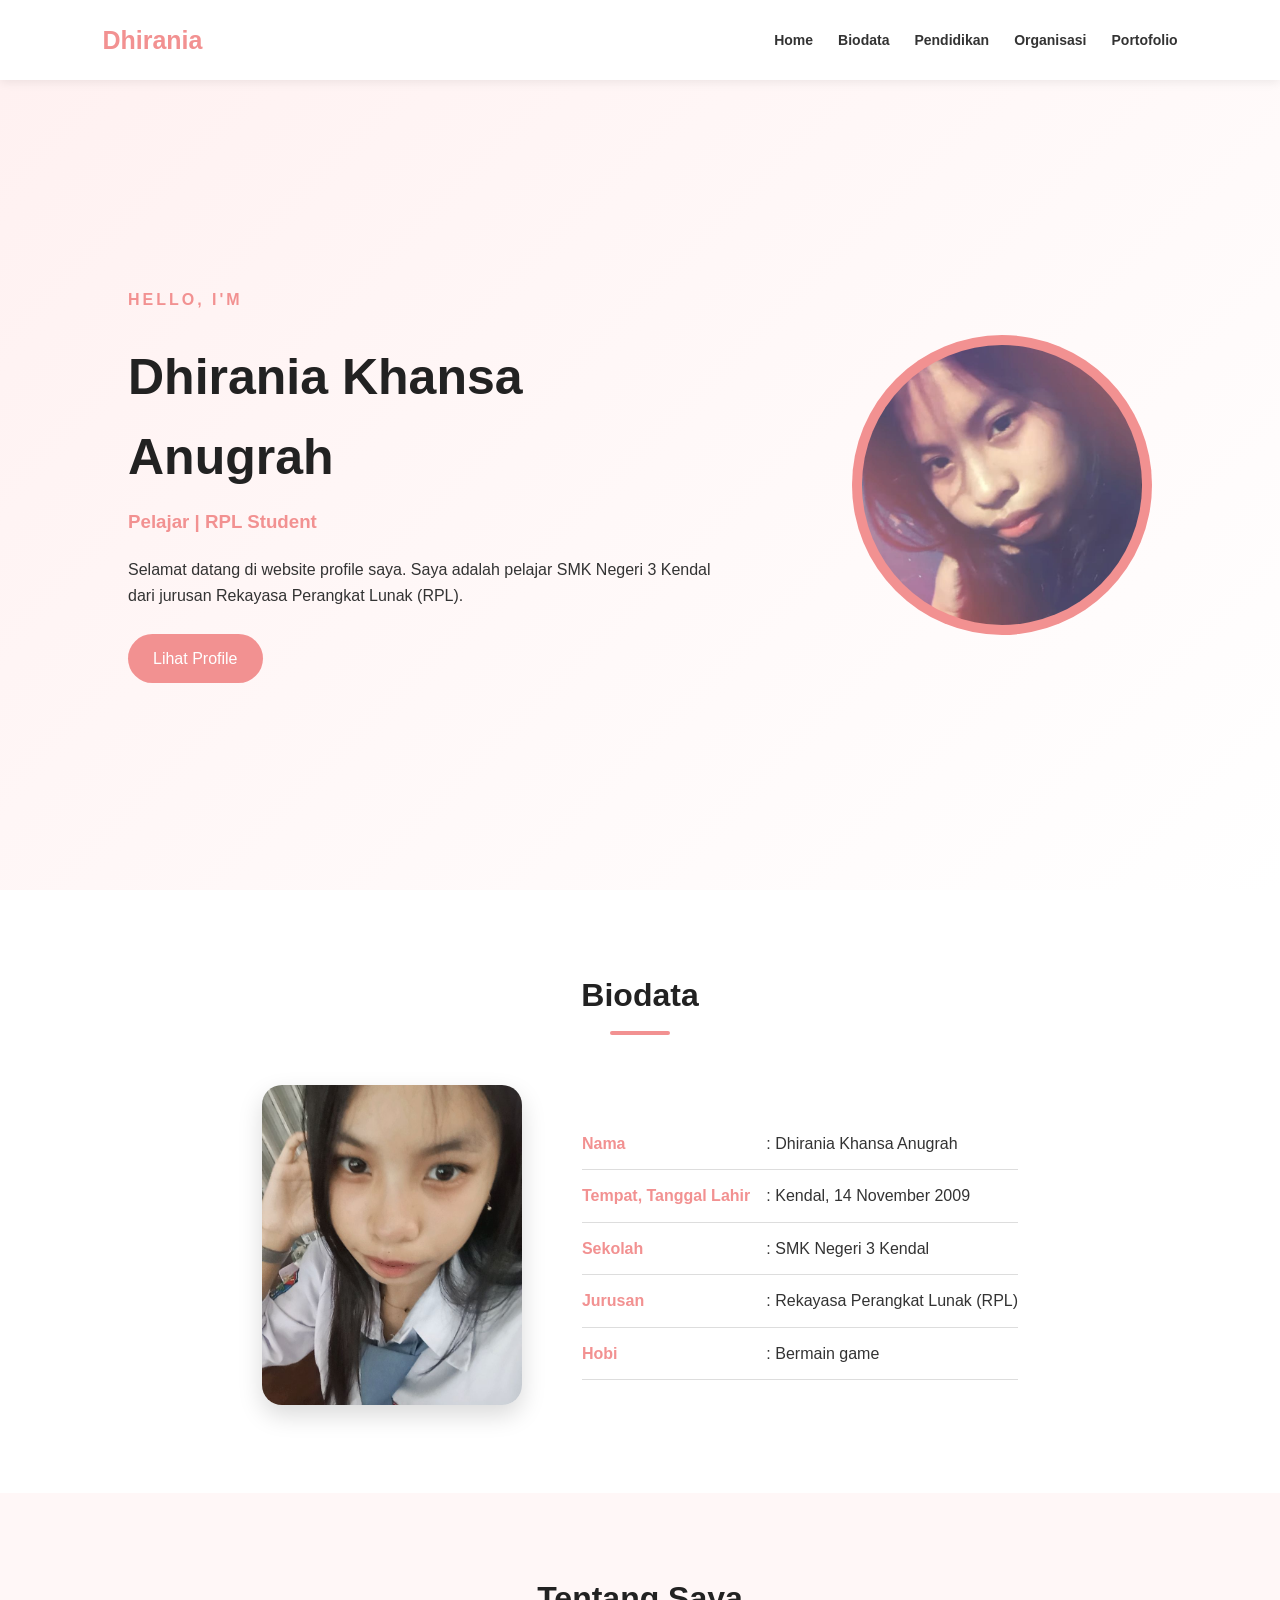
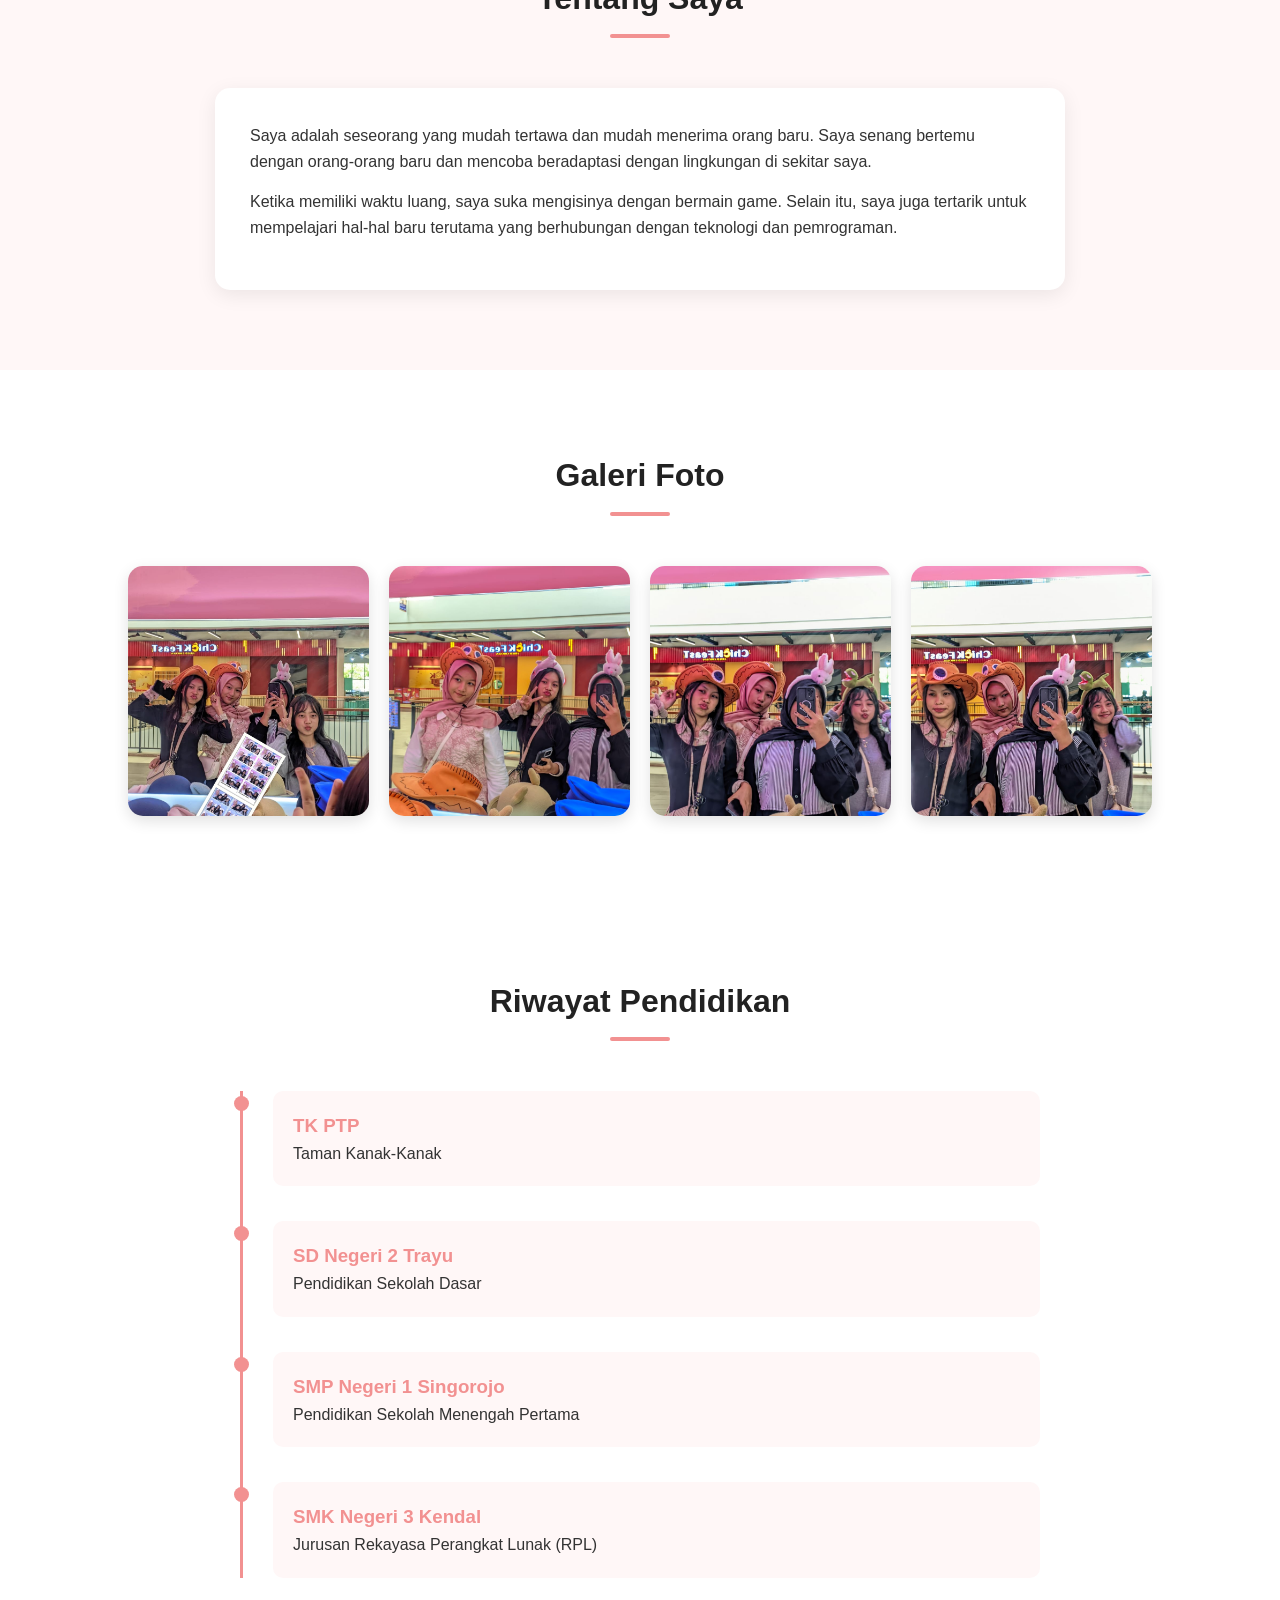
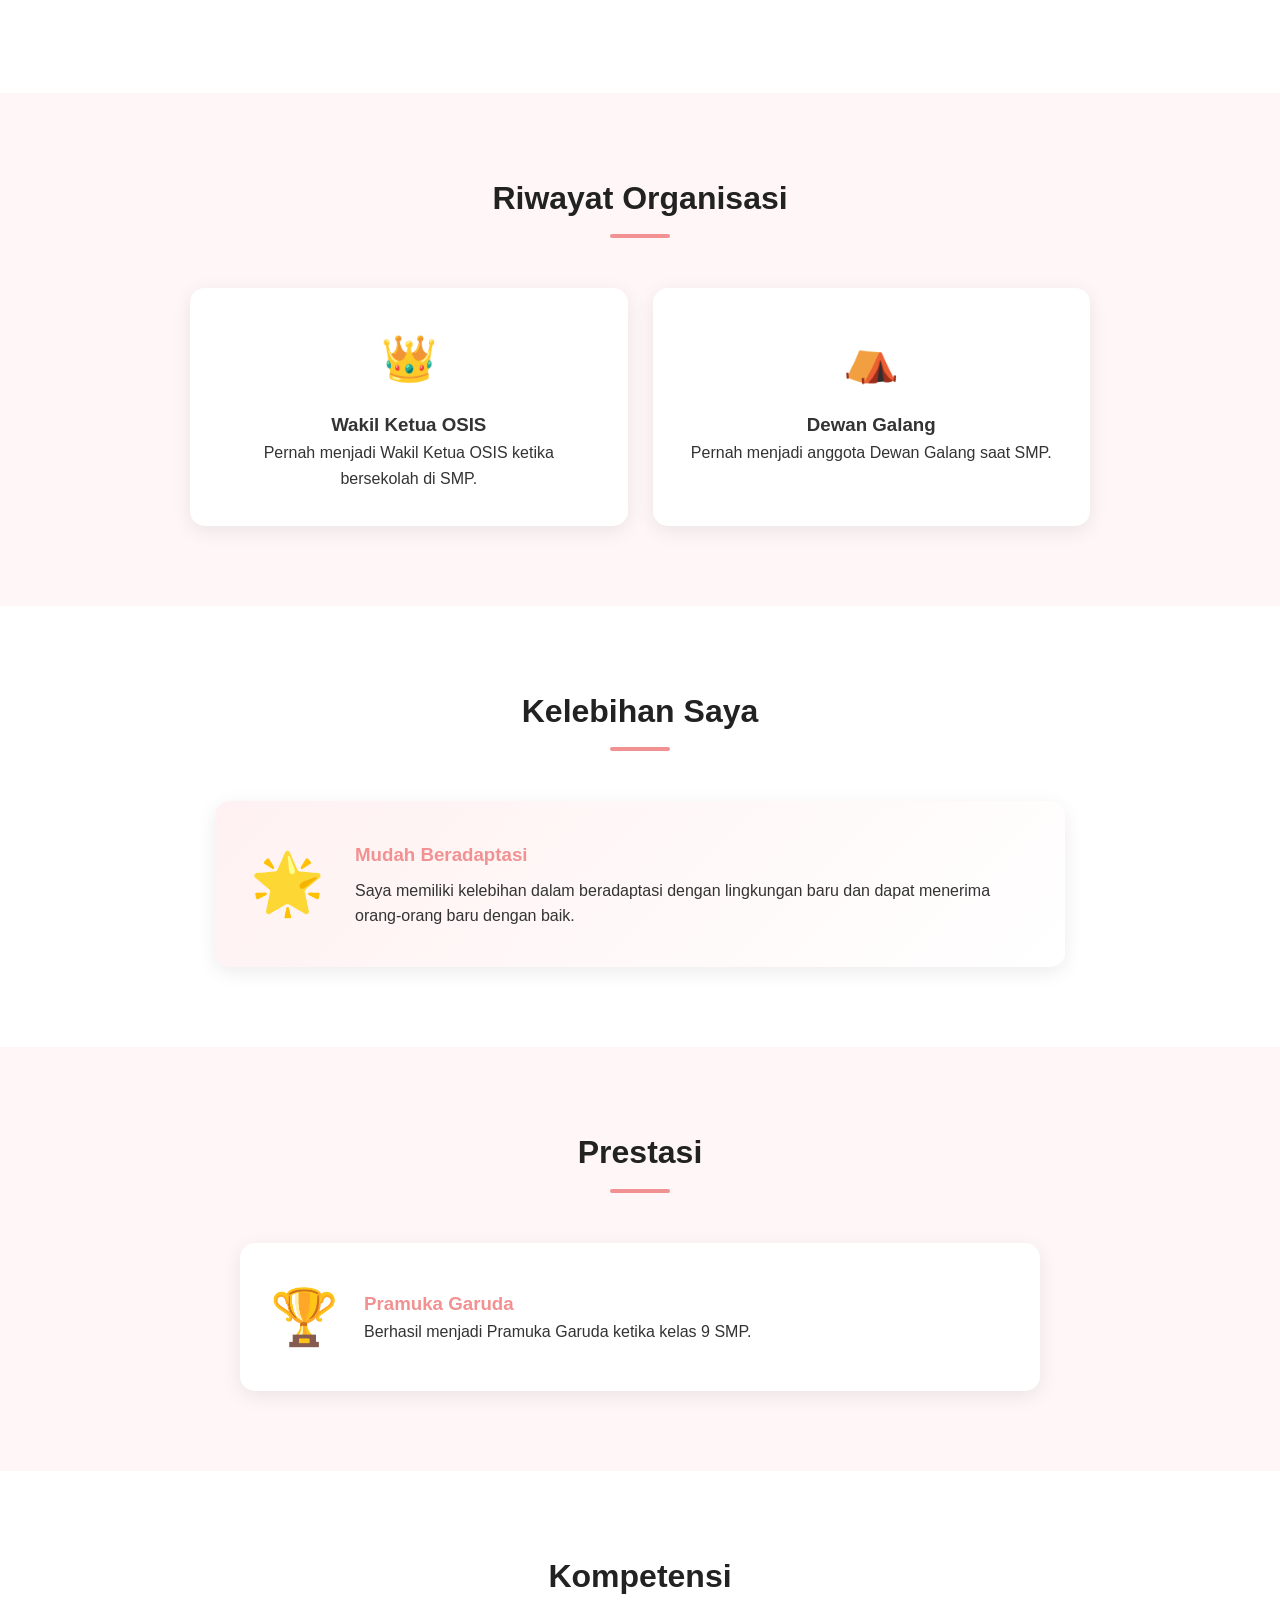
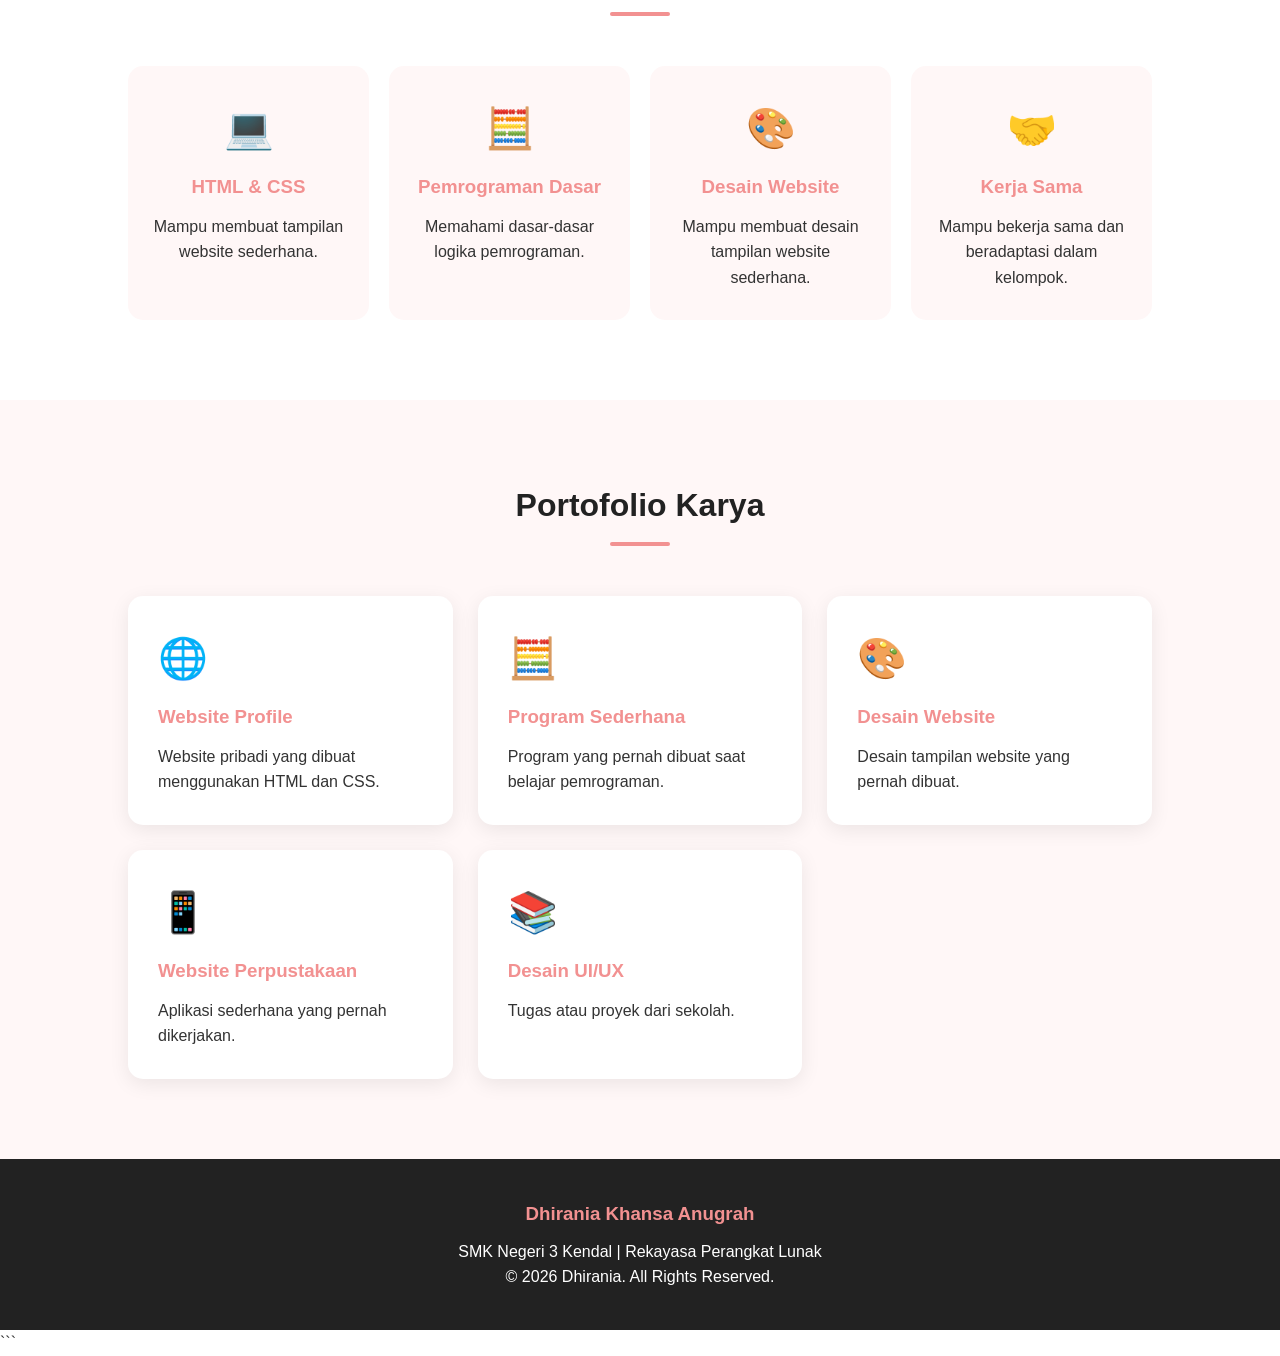
<file: Tugas_Web/web1/index.html>
<!DOCTYPE html>
<html lang="id">
<head>
    <meta charset="UTF-8">
    <meta name="viewport" content="width=device-width, initial-scale=1.0">
    <title>Profile Dhirania Khansa Anugrah</title>

    <link rel="stylesheet" href="style.css">
</head>

<body>

    <!-- NAVBAR -->
    <nav>
        <h2>Dhirania</h2>
        <ul>
            <li><a href="#home">Home</a></li>
            <li><a href="#biodata">Biodata</a></li>
            <li><a href="#pendidikan">Pendidikan</a></li>
            <li><a href="#organisasi">Organisasi</a></li>
            <li><a href="#portofolio">Portofolio</a></li>
        </ul>
    </nav>

    <!-- HOME -->
    <section id="home" class="hero">
        <div class="hero-text">
            <p class="hello">HELLO, I'M</p>
            <h1>Dhirania Khansa Anugrah</h1>
            <h3>Pelajar | RPL Student</h3>

            <p>
                Selamat datang di website profile saya.
                Saya adalah pelajar SMK Negeri 3 Kendal
                dari jurusan Rekayasa Perangkat Lunak (RPL).
            </p>

            <a href="#biodata" class="button">Lihat Profile</a>
        </div>

        <div class="hero-photo">
            <div class="photo-circle">
                <img src="foto1.jpeg" alt="Foto Dhirania">
            </div>
        </div>
    </section>


    <!-- BIODATA -->
    <section id="biodata">
        <h2 class="section-title">Biodata</h2>

        <div class="biodata-container">

            <div class="biodata-photo">
                <img src="foto2.jpeg" alt="Foto Dhirania">
            </div>

            <div class="biodata-info">
                <p><strong>Nama</strong> : Dhirania Khansa Anugrah</p>
                <p><strong>Tempat, Tanggal Lahir</strong> : Kendal, 14 November 2009</p>
                <p><strong>Sekolah</strong> : SMK Negeri 3 Kendal</p>
                <p><strong>Jurusan</strong> : Rekayasa Perangkat Lunak (RPL)</p>
                <p><strong>Hobi</strong> : Bermain game</p>
            </div>

        </div>
    </section>


    <!-- DESKRIPSI -->
    <section class="about">
        <h2 class="section-title">Tentang Saya</h2>

        <div class="about-box">
            <p>
                Saya adalah seseorang yang mudah tertawa dan mudah menerima
                orang baru. Saya senang bertemu dengan orang-orang baru dan
                mencoba beradaptasi dengan lingkungan di sekitar saya.
            </p>

            <p>
                Ketika memiliki waktu luang, saya suka mengisinya dengan
                bermain game. Selain itu, saya juga tertarik untuk mempelajari
                hal-hal baru terutama yang berhubungan dengan teknologi dan
                pemrograman.
            </p>
        </div>
    </section>


    <!-- GALERI -->
    <section id="galeri">
        <h2 class="section-title">Galeri Foto</h2>

        <div class="gallery">

            <div class="gallery-item">
                <img src="foto6.jpeg" alt="Foto 1">
            </div>

            <div class="gallery-item">
                <img src="foto7.jpeg" alt="Foto 2">
            </div>

            <div class="gallery-item">
                <img src="foto8.jpeg" alt="Foto 3">
            </div>

            <div class="gallery-item">
                <img src="foto10.jpeg" alt="Foto 4">
            </div>

        </div>
    </section>


    <!-- PENDIDIKAN -->
    <section id="pendidikan">
        <h2 class="section-title">Riwayat Pendidikan</h2>

        <div class="timeline">

            <div class="timeline-item">
                <div class="timeline-dot"></div>
                <div class="timeline-content">
                    <h3>TK PTP</h3>
                    <p>Taman Kanak-Kanak</p>
                </div>
            </div>

            <div class="timeline-item">
                <div class="timeline-dot"></div>
                <div class="timeline-content">
                    <h3>SD Negeri 2 Trayu</h3>
                    <p>Pendidikan Sekolah Dasar</p>
                </div>
            </div>

            <div class="timeline-item">
                <div class="timeline-dot"></div>
                <div class="timeline-content">
                    <h3>SMP Negeri 1 Singorojo</h3>
                    <p>Pendidikan Sekolah Menengah Pertama</p>
                </div>
            </div>

            <div class="timeline-item">
                <div class="timeline-dot"></div>
                <div class="timeline-content">
                    <h3>SMK Negeri 3 Kendal</h3>
                    <p>Jurusan Rekayasa Perangkat Lunak (RPL)</p>
                </div>
            </div>

        </div>
    </section>


    <!-- ORGANISASI -->
    <section id="organisasi" class="gray-section">
        <h2 class="section-title">Riwayat Organisasi</h2>

        <div class="cards">

            <div class="card">
                <div class="icon">👑</div>
                <h3>Wakil Ketua OSIS</h3>
                <p>
                    Pernah menjadi Wakil Ketua OSIS ketika
                    bersekolah di SMP.
                </p>
            </div>

            <div class="card">
                <div class="icon">⛺</div>
                <h3>Dewan Galang</h3>
                <p>
                    Pernah menjadi anggota Dewan Galang
                    saat SMP.
                </p>
            </div>

        </div>
    </section>


    <!-- KELEBIHAN -->
    <section id="kelebihan">
        <h2 class="section-title">Kelebihan Saya</h2>

        <div class="skill-highlight">
            <div class="big-icon">🌟</div>

            <div>
                <h3>Mudah Beradaptasi</h3>
                <p>
                    Saya memiliki kelebihan dalam beradaptasi
                    dengan lingkungan baru dan dapat menerima
                    orang-orang baru dengan baik.
                </p>
            </div>
        </div>
    </section>


    <!-- PRESTASI -->
    <section id="prestasi" class="gray-section">
        <h2 class="section-title">Prestasi</h2>

        <div class="achievement">
            <div class="achievement-icon">🏆</div>

            <div>
                <h3>Pramuka Garuda</h3>
                <p>
                    Berhasil menjadi Pramuka Garuda
                    ketika kelas 9 SMP.
                </p>
            </div>
        </div>
    </section>


    <!-- KOMPETENSI -->
    <section id="kompetensi">
        <h2 class="section-title">Kompetensi</h2>

        <div class="competencies">

            <div class="competency">
                <span>💻</span>
                <h3>HTML & CSS</h3>
                <p>Mampu membuat tampilan website sederhana.</p>
            </div>

            <div class="competency">
                <span>🧮</span>
                <h3>Pemrograman Dasar</h3>
                <p>Memahami dasar-dasar logika pemrograman.</p>
            </div>

            <div class="competency">
                <span>🎨</span>
                <h3>Desain Website</h3>
                <p>Mampu membuat desain tampilan website sederhana.</p>
            </div>

            <div class="competency">
                <span>🤝</span>
                <h3>Kerja Sama</h3>
                <p>Mampu bekerja sama dan beradaptasi dalam kelompok.</p>
            </div>

        </div>
    </section>


    <!-- PORTOFOLIO -->
    <section id="portofolio" class="gray-section">
        <h2 class="section-title">Portofolio Karya</h2>

        <div class="portfolio">

            <div class="portfolio-card">
                <span>🌐</span>
                <h3>Website Profile</h3>
                <p>
                    Website pribadi yang dibuat menggunakan
                    HTML dan CSS.
                </p>
            </div>

            <div class="portfolio-card">
                <span>🧮</span>
                <h3>Program Sederhana</h3>
                <p>
                    Program yang pernah dibuat saat belajar
                    pemrograman.
                </p>
            </div>

            <div class="portfolio-card">
                <span>🎨</span>
                <h3>Desain Website</h3>
                <p>
                    Desain tampilan website yang pernah dibuat.
                </p>
            </div>

            <div class="portfolio-card">
                <span>📱</span>
                <h3>Website Perpustakaan</h3>
                <p>
                    Aplikasi sederhana yang pernah dikerjakan.
                </p>
            </div>

            <div class="portfolio-card">
                <span>📚</span>
                <h3>Desain UI/UX</h3>
                <p>
                    Tugas atau proyek dari sekolah.
                </p>
            </div>

        </div>
    </section>


    <!-- FOOTER -->
    <footer>
        <h3>Dhirania Khansa Anugrah</h3>
        <p>SMK Negeri 3 Kendal | Rekayasa Perangkat Lunak</p>
        <p>© 2026 Dhirania. All Rights Reserved.</p>
    </footer>

</body>
</html>
```
</file>
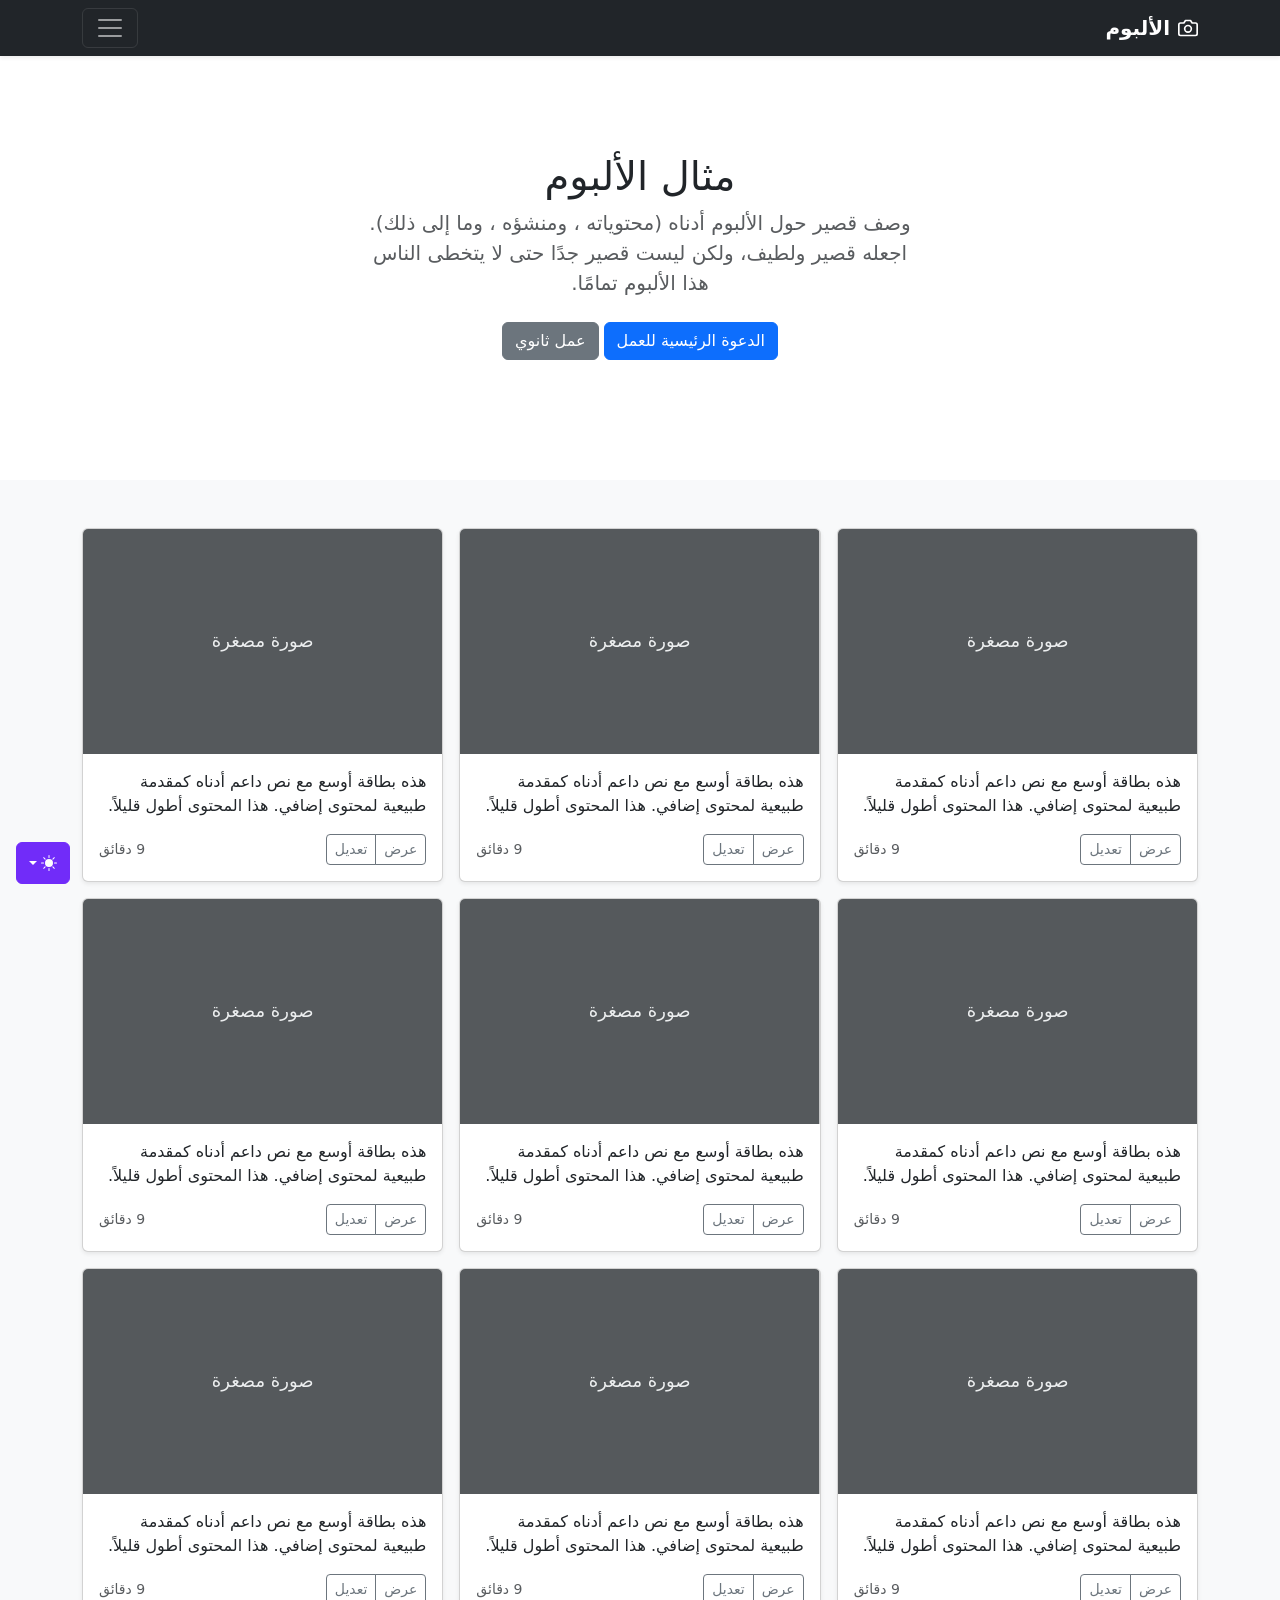
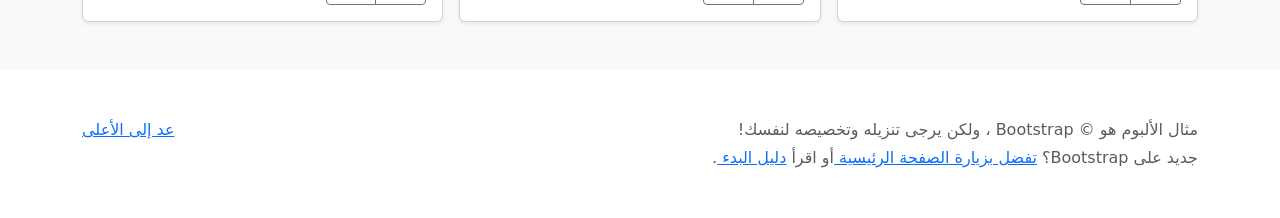
<file: Bootstrap/examples/album-rtl/index.html>
<!doctype html>
<html lang="ar" dir="rtl" data-bs-theme="auto">
  <head>
    <meta charset="utf-8" />
    <meta name="viewport" content="width=device-width, initial-scale=1" />
    <meta name="description" content="" />
    <meta
      name="author"
      content="Mark Otto, Jacob Thornton, and Bootstrap contributors"
    />
    <meta name="generator" content="Astro v5.13.2" />
    <title>مثال الألبوم · Bootstrap v5.3</title>
    <link
      rel="canonical"
      href="https://getbootstrap.com/docs/5.3/examples/album-rtl/"
    />
    <script src="../assets/js/color-modes.js"></script>
    <link href="../assets/dist/css/bootstrap.rtl.min.css" rel="stylesheet" />
    <meta name="theme-color" content="#712cf9" />
    <style>
      .bd-placeholder-img {
        font-size: 1.125rem;
        text-anchor: middle;
        -webkit-user-select: none;
        -moz-user-select: none;
        user-select: none;
      }
      @media (min-width: 768px) {
        .bd-placeholder-img-lg {
          font-size: 3.5rem;
        }
      }
      .b-example-divider {
        width: 100%;
        height: 3rem;
        background-color: #0000001a;
        border: solid rgba(0, 0, 0, 0.15);
        border-width: 1px 0;
        box-shadow:
          inset 0 0.5em 1.5em #0000001a,
          inset 0 0.125em 0.5em #00000026;
      }
      .b-example-vr {
        flex-shrink: 0;
        width: 1.5rem;
        height: 100vh;
      }
      .bi {
        vertical-align: -0.125em;
        fill: currentColor;
      }
      .nav-scroller {
        position: relative;
        z-index: 2;
        height: 2.75rem;
        overflow-y: hidden;
      }
      .nav-scroller .nav {
        display: flex;
        flex-wrap: nowrap;
        padding-bottom: 1rem;
        margin-top: -1px;
        overflow-x: auto;
        text-align: center;
        white-space: nowrap;
        -webkit-overflow-scrolling: touch;
      }
      .btn-bd-primary {
        --bd-violet-bg: #712cf9;
        --bd-violet-rgb: 112.520718, 44.062154, 249.437846;
        --bs-btn-font-weight: 600;
        --bs-btn-color: var(--bs-white);
        --bs-btn-bg: var(--bd-violet-bg);
        --bs-btn-border-color: var(--bd-violet-bg);
        --bs-btn-hover-color: var(--bs-white);
        --bs-btn-hover-bg: #6528e0;
        --bs-btn-hover-border-color: #6528e0;
        --bs-btn-focus-shadow-rgb: var(--bd-violet-rgb);
        --bs-btn-active-color: var(--bs-btn-hover-color);
        --bs-btn-active-bg: #5a23c8;
        --bs-btn-active-border-color: #5a23c8;
      }
      .bd-mode-toggle {
        z-index: 1500;
      }
      .bd-mode-toggle .bi {
        width: 1em;
        height: 1em;
      }
      .bd-mode-toggle .dropdown-menu .active .bi {
        display: block !important;
      }
    </style>
  </head>
  <body>
    <svg xmlns="http://www.w3.org/2000/svg" class="d-none">
      <symbol id="check2" viewBox="0 0 16 16">
        <path
          d="M13.854 3.646a.5.5 0 0 1 0 .708l-7 7a.5.5 0 0 1-.708 0l-3.5-3.5a.5.5 0 1 1 .708-.708L6.5 10.293l6.646-6.647a.5.5 0 0 1 .708 0z"
        ></path>
      </symbol>
      <symbol id="circle-half" viewBox="0 0 16 16">
        <path
          d="M8 15A7 7 0 1 0 8 1v14zm0 1A8 8 0 1 1 8 0a8 8 0 0 1 0 16z"
        ></path>
      </symbol>
      <symbol id="moon-stars-fill" viewBox="0 0 16 16">
        <path
          d="M6 .278a.768.768 0 0 1 .08.858 7.208 7.208 0 0 0-.878 3.46c0 4.021 3.278 7.277 7.318 7.277.527 0 1.04-.055 1.533-.16a.787.787 0 0 1 .81.316.733.733 0 0 1-.031.893A8.349 8.349 0 0 1 8.344 16C3.734 16 0 12.286 0 7.71 0 4.266 2.114 1.312 5.124.06A.752.752 0 0 1 6 .278z"
        ></path>
        <path
          d="M10.794 3.148a.217.217 0 0 1 .412 0l.387 1.162c.173.518.579.924 1.097 1.097l1.162.387a.217.217 0 0 1 0 .412l-1.162.387a1.734 1.734 0 0 0-1.097 1.097l-.387 1.162a.217.217 0 0 1-.412 0l-.387-1.162A1.734 1.734 0 0 0 9.31 6.593l-1.162-.387a.217.217 0 0 1 0-.412l1.162-.387a1.734 1.734 0 0 0 1.097-1.097l.387-1.162zM13.863.099a.145.145 0 0 1 .274 0l.258.774c.115.346.386.617.732.732l.774.258a.145.145 0 0 1 0 .274l-.774.258a1.156 1.156 0 0 0-.732.732l-.258.774a.145.145 0 0 1-.274 0l-.258-.774a1.156 1.156 0 0 0-.732-.732l-.774-.258a.145.145 0 0 1 0-.274l.774-.258c.346-.115.617-.386.732-.732L13.863.1z"
        ></path>
      </symbol>
      <symbol id="sun-fill" viewBox="0 0 16 16">
        <path
          d="M8 12a4 4 0 1 0 0-8 4 4 0 0 0 0 8zM8 0a.5.5 0 0 1 .5.5v2a.5.5 0 0 1-1 0v-2A.5.5 0 0 1 8 0zm0 13a.5.5 0 0 1 .5.5v2a.5.5 0 0 1-1 0v-2A.5.5 0 0 1 8 13zm8-5a.5.5 0 0 1-.5.5h-2a.5.5 0 0 1 0-1h2a.5.5 0 0 1 .5.5zM3 8a.5.5 0 0 1-.5.5h-2a.5.5 0 0 1 0-1h2A.5.5 0 0 1 3 8zm10.657-5.657a.5.5 0 0 1 0 .707l-1.414 1.415a.5.5 0 1 1-.707-.708l1.414-1.414a.5.5 0 0 1 .707 0zm-9.193 9.193a.5.5 0 0 1 0 .707L3.05 13.657a.5.5 0 0 1-.707-.707l1.414-1.414a.5.5 0 0 1 .707 0zm9.193 2.121a.5.5 0 0 1-.707 0l-1.414-1.414a.5.5 0 0 1 .707-.707l1.414 1.414a.5.5 0 0 1 0 .707zM4.464 4.465a.5.5 0 0 1-.707 0L2.343 3.05a.5.5 0 1 1 .707-.707l1.414 1.414a.5.5 0 0 1 0 .708z"
        ></path>
      </symbol>
    </svg>
    <div
      class="dropdown position-fixed bottom-0 end-0 mb-3 me-3 bd-mode-toggle"
    >
      <button
        class="btn btn-bd-primary py-2 dropdown-toggle d-flex align-items-center"
        id="bd-theme"
        type="button"
        aria-expanded="false"
        data-bs-toggle="dropdown"
        aria-label="Toggle theme (auto)"
      >
        <svg class="bi my-1 theme-icon-active" aria-hidden="true">
          <use href="#circle-half"></use>
        </svg>
        <span class="visually-hidden" id="bd-theme-text">Toggle theme</span>
      </button>
      <ul
        class="dropdown-menu dropdown-menu-end shadow"
        aria-labelledby="bd-theme-text"
      >
        <li>
          <button
            type="button"
            class="dropdown-item d-flex align-items-center"
            data-bs-theme-value="light"
            aria-pressed="false"
          >
            <svg class="bi me-2 opacity-50" aria-hidden="true">
              <use href="#sun-fill"></use>
            </svg>
            Light
            <svg class="bi ms-auto d-none" aria-hidden="true">
              <use href="#check2"></use>
            </svg>
          </button>
        </li>
        <li>
          <button
            type="button"
            class="dropdown-item d-flex align-items-center"
            data-bs-theme-value="dark"
            aria-pressed="false"
          >
            <svg class="bi me-2 opacity-50" aria-hidden="true">
              <use href="#moon-stars-fill"></use>
            </svg>
            Dark
            <svg class="bi ms-auto d-none" aria-hidden="true">
              <use href="#check2"></use>
            </svg>
          </button>
        </li>
        <li>
          <button
            type="button"
            class="dropdown-item d-flex align-items-center active"
            data-bs-theme-value="auto"
            aria-pressed="true"
          >
            <svg class="bi me-2 opacity-50" aria-hidden="true">
              <use href="#circle-half"></use>
            </svg>
            Auto
            <svg class="bi ms-auto d-none" aria-hidden="true">
              <use href="#check2"></use>
            </svg>
          </button>
        </li>
      </ul>
    </div>
    <header data-bs-theme="dark">
      <div class="collapse text-bg-dark" id="navbarHeader">
        <div class="container">
          <div class="row">
            <div class="col-sm-8 col-md-7 py-4">
              <h4>حول</h4>
              <p class="text-body-secondary">
                أضف بعض المعلومات حول الألبوم، المؤلف، أو أي سياق خلفية آخر.
                اجعلها بضع جمل حتى يتمكن الزوار من التقاط بعض التلميحات المفيدة.
                ثم اربطها ببعض مواقع التواصل الاجتماعي أو معلومات الاتصال.
              </p>
            </div>
            <div class="col-sm-4 offset-md-1 py-4">
              <h4>تواصل معي</h4>
              <ul class="list-unstyled">
                <li><a href="#" class="text-white">تابعني على تويتر</a></li>
                <li>
                  <a href="#" class="text-white">شاركني الإعجاب في فيسبوك</a>
                </li>
                <li>
                  <a href="#" class="text-white"
                    >راسلني على البريد الإلكتروني</a
                  >
                </li>
              </ul>
            </div>
          </div>
        </div>
      </div>
      <div class="navbar navbar-dark bg-dark shadow-sm">
        <div class="container">
          <a href="#" class="navbar-brand d-flex align-items-center">
            <svg
              xmlns="http://www.w3.org/2000/svg"
              width="20"
              height="20"
              fill="none"
              stroke="currentColor"
              stroke-linecap="round"
              stroke-linejoin="round"
              stroke-width="2"
              aria-hidden="true"
              class="me-2"
              viewBox="0 0 24 24"
            >
              <path
                d="M23 19a2 2 0 0 1-2 2H3a2 2 0 0 1-2-2V8a2 2 0 0 1 2-2h4l2-3h6l2 3h4a2 2 0 0 1 2 2z"
              ></path>
              <circle cx="12" cy="13" r="4"></circle>
            </svg>
            <strong>الألبوم</strong>
          </a>
          <button
            class="navbar-toggler"
            type="button"
            data-bs-toggle="collapse"
            data-bs-target="#navbarHeader"
            aria-controls="navbarHeader"
            aria-expanded="false"
            aria-label="تبديل التنقل"
          >
            <span class="navbar-toggler-icon"></span>
          </button>
        </div>
      </div>
    </header>
    <main>
      <section class="py-5 text-center container">
        <div class="row py-lg-5">
          <div class="col-lg-6 col-md-8 mx-auto">
            <h1 class="fw-light">مثال الألبوم</h1>
            <p class="lead text-body-secondary">
              وصف قصير حول الألبوم أدناه (محتوياته ، ومنشؤه ، وما إلى ذلك).
              اجعله قصير ولطيف، ولكن ليست قصير جدًا حتى لا يتخطى الناس هذا
              الألبوم تمامًا.
            </p>
            <p>
              <a href="#" class="btn btn-primary my-2">الدعوة الرئيسية للعمل</a>
              <a href="#" class="btn btn-secondary my-2">عمل ثانوي</a>
            </p>
          </div>
        </div>
      </section>
      <div class="album py-5 bg-body-tertiary">
        <div class="container">
          <div class="row row-cols-1 row-cols-sm-2 row-cols-md-3 g-3">
            <div class="col">
              <div class="card shadow-sm">
                <svg
                  aria-label="Placeholder: صورة مصغرة"
                  class="bd-placeholder-img card-img-top"
                  height="225"
                  preserveAspectRatio="xMidYMid slice"
                  role="img"
                  width="100%"
                  xmlns="http://www.w3.org/2000/svg"
                >
                  <title>Placeholder</title>
                  <rect width="100%" height="100%" fill="#55595c"></rect>
                  <text x="50%" y="50%" fill="#eceeef" dy=".3em">
                    صورة مصغرة
                  </text>
                </svg>
                <div class="card-body">
                  <p class="card-text">
                    هذه بطاقة أوسع مع نص داعم أدناه كمقدمة طبيعية لمحتوى إضافي.
                    هذا المحتوى أطول قليلاً.
                  </p>
                  <div
                    class="d-flex justify-content-between align-items-center"
                  >
                    <div class="btn-group">
                      <button
                        type="button"
                        class="btn btn-sm btn-outline-secondary"
                      >
                        عرض
                      </button>
                      <button
                        type="button"
                        class="btn btn-sm btn-outline-secondary"
                      >
                        تعديل
                      </button>
                    </div>
                    <small class="text-body-secondary">9 دقائق</small>
                  </div>
                </div>
              </div>
            </div>
            <div class="col">
              <div class="card shadow-sm">
                <svg
                  aria-label="Placeholder: صورة مصغرة"
                  class="bd-placeholder-img card-img-top"
                  height="225"
                  preserveAspectRatio="xMidYMid slice"
                  role="img"
                  width="100%"
                  xmlns="http://www.w3.org/2000/svg"
                >
                  <title>Placeholder</title>
                  <rect width="100%" height="100%" fill="#55595c"></rect>
                  <text x="50%" y="50%" fill="#eceeef" dy=".3em">
                    صورة مصغرة
                  </text>
                </svg>
                <div class="card-body">
                  <p class="card-text">
                    هذه بطاقة أوسع مع نص داعم أدناه كمقدمة طبيعية لمحتوى إضافي.
                    هذا المحتوى أطول قليلاً.
                  </p>
                  <div
                    class="d-flex justify-content-between align-items-center"
                  >
                    <div class="btn-group">
                      <button
                        type="button"
                        class="btn btn-sm btn-outline-secondary"
                      >
                        عرض
                      </button>
                      <button
                        type="button"
                        class="btn btn-sm btn-outline-secondary"
                      >
                        تعديل
                      </button>
                    </div>
                    <small class="text-body-secondary">9 دقائق</small>
                  </div>
                </div>
              </div>
            </div>
            <div class="col">
              <div class="card shadow-sm">
                <svg
                  aria-label="Placeholder: صورة مصغرة"
                  class="bd-placeholder-img card-img-top"
                  height="225"
                  preserveAspectRatio="xMidYMid slice"
                  role="img"
                  width="100%"
                  xmlns="http://www.w3.org/2000/svg"
                >
                  <title>Placeholder</title>
                  <rect width="100%" height="100%" fill="#55595c"></rect>
                  <text x="50%" y="50%" fill="#eceeef" dy=".3em">
                    صورة مصغرة
                  </text>
                </svg>
                <div class="card-body">
                  <p class="card-text">
                    هذه بطاقة أوسع مع نص داعم أدناه كمقدمة طبيعية لمحتوى إضافي.
                    هذا المحتوى أطول قليلاً.
                  </p>
                  <div
                    class="d-flex justify-content-between align-items-center"
                  >
                    <div class="btn-group">
                      <button
                        type="button"
                        class="btn btn-sm btn-outline-secondary"
                      >
                        عرض
                      </button>
                      <button
                        type="button"
                        class="btn btn-sm btn-outline-secondary"
                      >
                        تعديل
                      </button>
                    </div>
                    <small class="text-body-secondary">9 دقائق</small>
                  </div>
                </div>
              </div>
            </div>
            <div class="col">
              <div class="card shadow-sm">
                <svg
                  aria-label="Placeholder: صورة مصغرة"
                  class="bd-placeholder-img card-img-top"
                  height="225"
                  preserveAspectRatio="xMidYMid slice"
                  role="img"
                  width="100%"
                  xmlns="http://www.w3.org/2000/svg"
                >
                  <title>Placeholder</title>
                  <rect width="100%" height="100%" fill="#55595c"></rect>
                  <text x="50%" y="50%" fill="#eceeef" dy=".3em">
                    صورة مصغرة
                  </text>
                </svg>
                <div class="card-body">
                  <p class="card-text">
                    هذه بطاقة أوسع مع نص داعم أدناه كمقدمة طبيعية لمحتوى إضافي.
                    هذا المحتوى أطول قليلاً.
                  </p>
                  <div
                    class="d-flex justify-content-between align-items-center"
                  >
                    <div class="btn-group">
                      <button
                        type="button"
                        class="btn btn-sm btn-outline-secondary"
                      >
                        عرض
                      </button>
                      <button
                        type="button"
                        class="btn btn-sm btn-outline-secondary"
                      >
                        تعديل
                      </button>
                    </div>
                    <small class="text-body-secondary">9 دقائق</small>
                  </div>
                </div>
              </div>
            </div>
            <div class="col">
              <div class="card shadow-sm">
                <svg
                  aria-label="Placeholder: صورة مصغرة"
                  class="bd-placeholder-img card-img-top"
                  height="225"
                  preserveAspectRatio="xMidYMid slice"
                  role="img"
                  width="100%"
                  xmlns="http://www.w3.org/2000/svg"
                >
                  <title>Placeholder</title>
                  <rect width="100%" height="100%" fill="#55595c"></rect>
                  <text x="50%" y="50%" fill="#eceeef" dy=".3em">
                    صورة مصغرة
                  </text>
                </svg>
                <div class="card-body">
                  <p class="card-text">
                    هذه بطاقة أوسع مع نص داعم أدناه كمقدمة طبيعية لمحتوى إضافي.
                    هذا المحتوى أطول قليلاً.
                  </p>
                  <div
                    class="d-flex justify-content-between align-items-center"
                  >
                    <div class="btn-group">
                      <button
                        type="button"
                        class="btn btn-sm btn-outline-secondary"
                      >
                        عرض
                      </button>
                      <button
                        type="button"
                        class="btn btn-sm btn-outline-secondary"
                      >
                        تعديل
                      </button>
                    </div>
                    <small class="text-body-secondary">9 دقائق</small>
                  </div>
                </div>
              </div>
            </div>
            <div class="col">
              <div class="card shadow-sm">
                <svg
                  aria-label="Placeholder: صورة مصغرة"
                  class="bd-placeholder-img card-img-top"
                  height="225"
                  preserveAspectRatio="xMidYMid slice"
                  role="img"
                  width="100%"
                  xmlns="http://www.w3.org/2000/svg"
                >
                  <title>Placeholder</title>
                  <rect width="100%" height="100%" fill="#55595c"></rect>
                  <text x="50%" y="50%" fill="#eceeef" dy=".3em">
                    صورة مصغرة
                  </text>
                </svg>
                <div class="card-body">
                  <p class="card-text">
                    هذه بطاقة أوسع مع نص داعم أدناه كمقدمة طبيعية لمحتوى إضافي.
                    هذا المحتوى أطول قليلاً.
                  </p>
                  <div
                    class="d-flex justify-content-between align-items-center"
                  >
                    <div class="btn-group">
                      <button
                        type="button"
                        class="btn btn-sm btn-outline-secondary"
                      >
                        عرض
                      </button>
                      <button
                        type="button"
                        class="btn btn-sm btn-outline-secondary"
                      >
                        تعديل
                      </button>
                    </div>
                    <small class="text-body-secondary">9 دقائق</small>
                  </div>
                </div>
              </div>
            </div>
            <div class="col">
              <div class="card shadow-sm">
                <svg
                  aria-label="Placeholder: صورة مصغرة"
                  class="bd-placeholder-img card-img-top"
                  height="225"
                  preserveAspectRatio="xMidYMid slice"
                  role="img"
                  width="100%"
                  xmlns="http://www.w3.org/2000/svg"
                >
                  <title>Placeholder</title>
                  <rect width="100%" height="100%" fill="#55595c"></rect>
                  <text x="50%" y="50%" fill="#eceeef" dy=".3em">
                    صورة مصغرة
                  </text>
                </svg>
                <div class="card-body">
                  <p class="card-text">
                    هذه بطاقة أوسع مع نص داعم أدناه كمقدمة طبيعية لمحتوى إضافي.
                    هذا المحتوى أطول قليلاً.
                  </p>
                  <div
                    class="d-flex justify-content-between align-items-center"
                  >
                    <div class="btn-group">
                      <button
                        type="button"
                        class="btn btn-sm btn-outline-secondary"
                      >
                        عرض
                      </button>
                      <button
                        type="button"
                        class="btn btn-sm btn-outline-secondary"
                      >
                        تعديل
                      </button>
                    </div>
                    <small class="text-body-secondary">9 دقائق</small>
                  </div>
                </div>
              </div>
            </div>
            <div class="col">
              <div class="card shadow-sm">
                <svg
                  aria-label="Placeholder: صورة مصغرة"
                  class="bd-placeholder-img card-img-top"
                  height="225"
                  preserveAspectRatio="xMidYMid slice"
                  role="img"
                  width="100%"
                  xmlns="http://www.w3.org/2000/svg"
                >
                  <title>Placeholder</title>
                  <rect width="100%" height="100%" fill="#55595c"></rect>
                  <text x="50%" y="50%" fill="#eceeef" dy=".3em">
                    صورة مصغرة
                  </text>
                </svg>
                <div class="card-body">
                  <p class="card-text">
                    هذه بطاقة أوسع مع نص داعم أدناه كمقدمة طبيعية لمحتوى إضافي.
                    هذا المحتوى أطول قليلاً.
                  </p>
                  <div
                    class="d-flex justify-content-between align-items-center"
                  >
                    <div class="btn-group">
                      <button
                        type="button"
                        class="btn btn-sm btn-outline-secondary"
                      >
                        عرض
                      </button>
                      <button
                        type="button"
                        class="btn btn-sm btn-outline-secondary"
                      >
                        تعديل
                      </button>
                    </div>
                    <small class="text-body-secondary">9 دقائق</small>
                  </div>
                </div>
              </div>
            </div>
            <div class="col">
              <div class="card shadow-sm">
                <svg
                  aria-label="Placeholder: صورة مصغرة"
                  class="bd-placeholder-img card-img-top"
                  height="225"
                  preserveAspectRatio="xMidYMid slice"
                  role="img"
                  width="100%"
                  xmlns="http://www.w3.org/2000/svg"
                >
                  <title>Placeholder</title>
                  <rect width="100%" height="100%" fill="#55595c"></rect>
                  <text x="50%" y="50%" fill="#eceeef" dy=".3em">
                    صورة مصغرة
                  </text>
                </svg>
                <div class="card-body">
                  <p class="card-text">
                    هذه بطاقة أوسع مع نص داعم أدناه كمقدمة طبيعية لمحتوى إضافي.
                    هذا المحتوى أطول قليلاً.
                  </p>
                  <div
                    class="d-flex justify-content-between align-items-center"
                  >
                    <div class="btn-group">
                      <button
                        type="button"
                        class="btn btn-sm btn-outline-secondary"
                      >
                        عرض
                      </button>
                      <button
                        type="button"
                        class="btn btn-sm btn-outline-secondary"
                      >
                        تعديل
                      </button>
                    </div>
                    <small class="text-body-secondary">9 دقائق</small>
                  </div>
                </div>
              </div>
            </div>
          </div>
        </div>
      </div>
    </main>
    <footer class="text-body-secondary py-5">
      <div class="container">
        <p class="float-end mb-1"><a href="#">عد إلى الأعلى</a></p>
        <p class="mb-1">
          مثال الألبوم هو © Bootstrap ، ولكن يرجى تنزيله وتخصيصه لنفسك!
        </p>
        <p class="mb-0">
          جديد على Bootstrap؟ <a href="/"> تفضل بزيارة الصفحة الرئيسية </a> أو
          اقرأ <a href="../getting-started/introduction"> دليل البدء </a>.
        </p>
      </div>
    </footer>
    <script
      src="../assets/dist/js/bootstrap.bundle.min.js"
      class="astro-vvvwv3sm"
    ></script>
  </body>
</html>
</file>
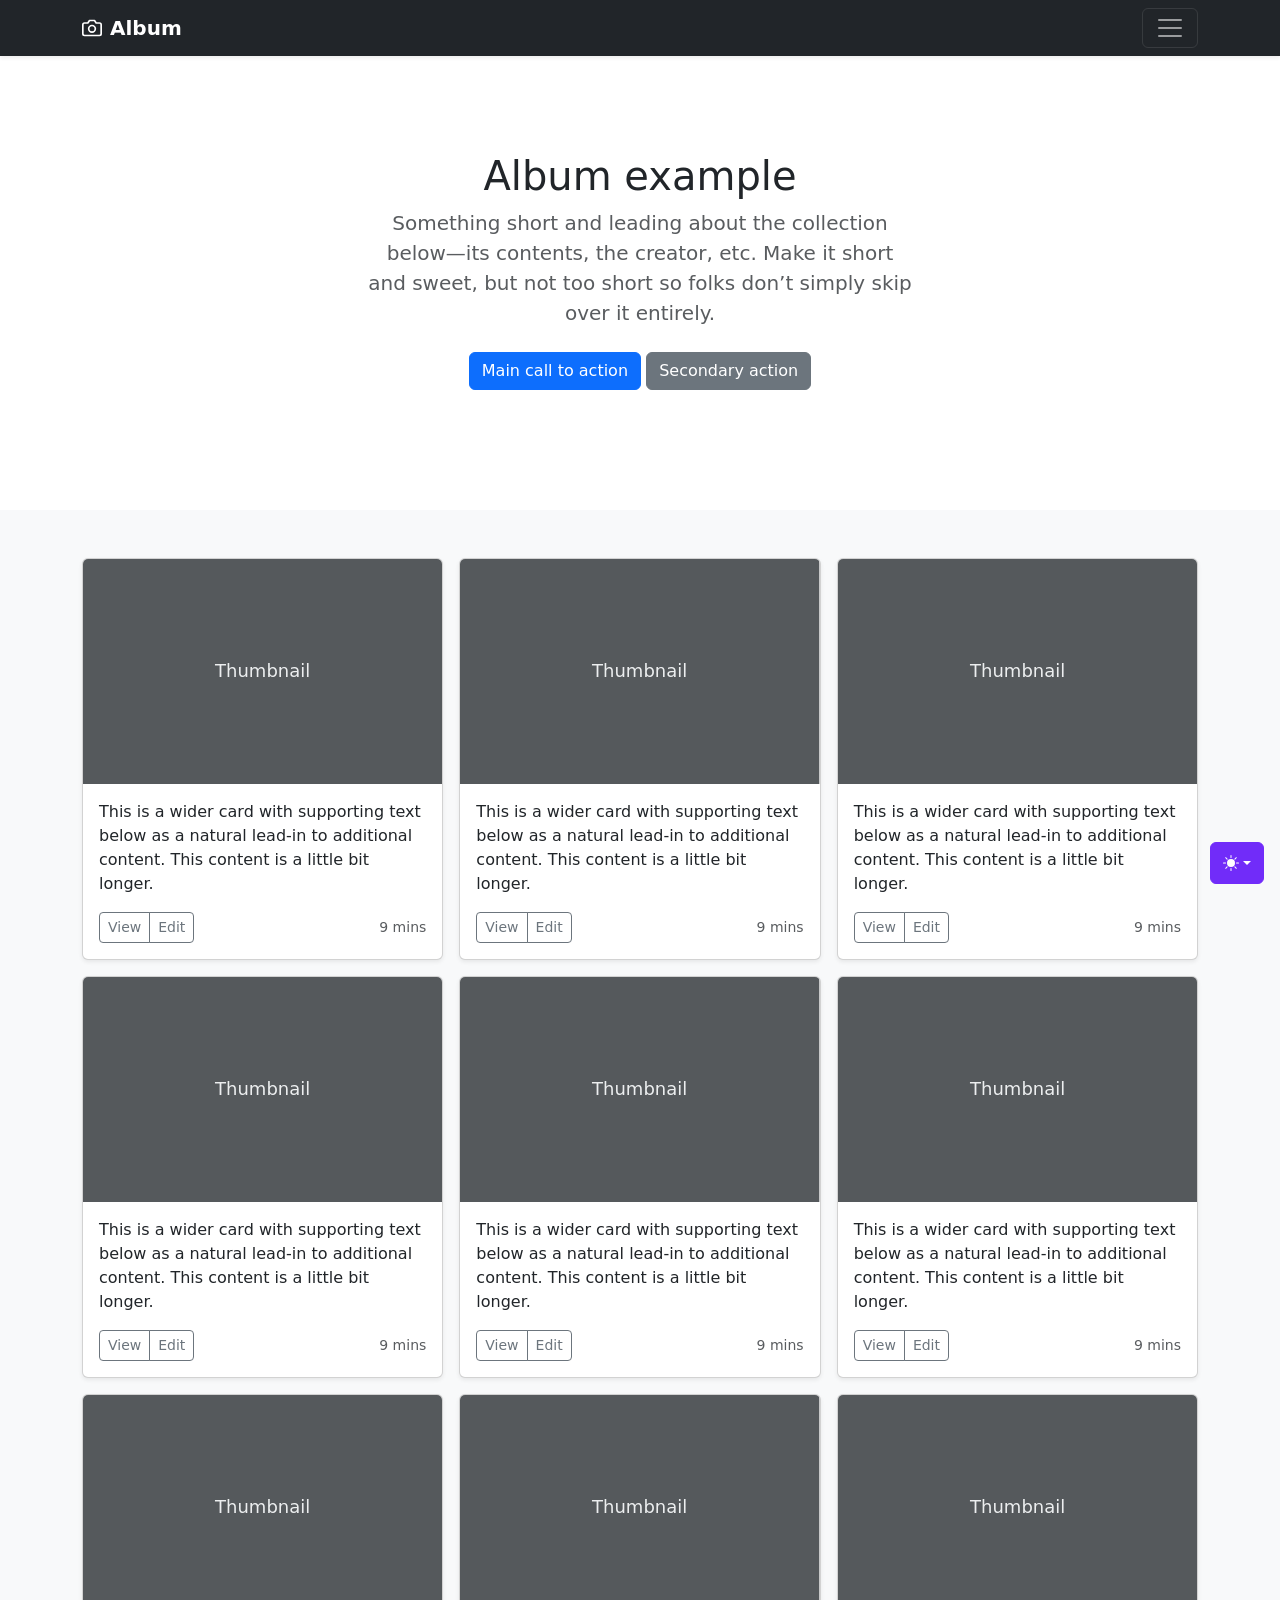
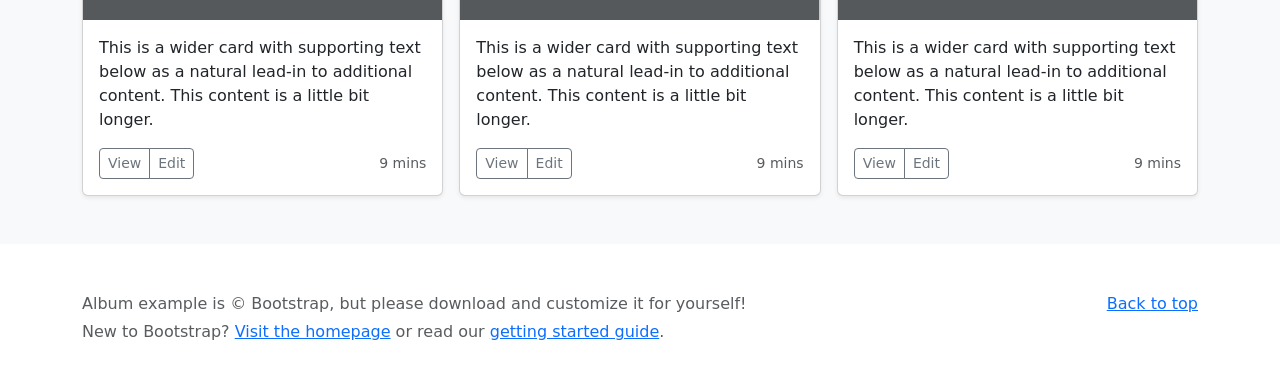
<file: Bootstrap/examples/album/index.html>
<!doctype html>
<html lang="en" data-bs-theme="auto">
  <head>
    <meta charset="utf-8" />
    <meta name="viewport" content="width=device-width, initial-scale=1" />
    <meta name="description" content="" />
    <meta
      name="author"
      content="Mark Otto, Jacob Thornton, and Bootstrap contributors"
    />
    <meta name="generator" content="Astro v5.13.2" />
    <title>Album example · Bootstrap v5.3</title>
    <link
      rel="canonical"
      href="https://getbootstrap.com/docs/5.3/examples/album/"
    />
    <script src="../assets/js/color-modes.js"></script>
    <link href="../assets/dist/css/bootstrap.min.css" rel="stylesheet" />
    <meta name="theme-color" content="#712cf9" />
    <style>
      .bd-placeholder-img {
        font-size: 1.125rem;
        text-anchor: middle;
        -webkit-user-select: none;
        -moz-user-select: none;
        user-select: none;
      }
      @media (min-width: 768px) {
        .bd-placeholder-img-lg {
          font-size: 3.5rem;
        }
      }
      .b-example-divider {
        width: 100%;
        height: 3rem;
        background-color: #0000001a;
        border: solid rgba(0, 0, 0, 0.15);
        border-width: 1px 0;
        box-shadow:
          inset 0 0.5em 1.5em #0000001a,
          inset 0 0.125em 0.5em #00000026;
      }
      .b-example-vr {
        flex-shrink: 0;
        width: 1.5rem;
        height: 100vh;
      }
      .bi {
        vertical-align: -0.125em;
        fill: currentColor;
      }
      .nav-scroller {
        position: relative;
        z-index: 2;
        height: 2.75rem;
        overflow-y: hidden;
      }
      .nav-scroller .nav {
        display: flex;
        flex-wrap: nowrap;
        padding-bottom: 1rem;
        margin-top: -1px;
        overflow-x: auto;
        text-align: center;
        white-space: nowrap;
        -webkit-overflow-scrolling: touch;
      }
      .btn-bd-primary {
        --bd-violet-bg: #712cf9;
        --bd-violet-rgb: 112.520718, 44.062154, 249.437846;
        --bs-btn-font-weight: 600;
        --bs-btn-color: var(--bs-white);
        --bs-btn-bg: var(--bd-violet-bg);
        --bs-btn-border-color: var(--bd-violet-bg);
        --bs-btn-hover-color: var(--bs-white);
        --bs-btn-hover-bg: #6528e0;
        --bs-btn-hover-border-color: #6528e0;
        --bs-btn-focus-shadow-rgb: var(--bd-violet-rgb);
        --bs-btn-active-color: var(--bs-btn-hover-color);
        --bs-btn-active-bg: #5a23c8;
        --bs-btn-active-border-color: #5a23c8;
      }
      .bd-mode-toggle {
        z-index: 1500;
      }
      .bd-mode-toggle .bi {
        width: 1em;
        height: 1em;
      }
      .bd-mode-toggle .dropdown-menu .active .bi {
        display: block !important;
      }
    </style>
  </head>
  <body>
    <svg xmlns="http://www.w3.org/2000/svg" class="d-none">
      <symbol id="check2" viewBox="0 0 16 16">
        <path
          d="M13.854 3.646a.5.5 0 0 1 0 .708l-7 7a.5.5 0 0 1-.708 0l-3.5-3.5a.5.5 0 1 1 .708-.708L6.5 10.293l6.646-6.647a.5.5 0 0 1 .708 0z"
        ></path>
      </symbol>
      <symbol id="circle-half" viewBox="0 0 16 16">
        <path
          d="M8 15A7 7 0 1 0 8 1v14zm0 1A8 8 0 1 1 8 0a8 8 0 0 1 0 16z"
        ></path>
      </symbol>
      <symbol id="moon-stars-fill" viewBox="0 0 16 16">
        <path
          d="M6 .278a.768.768 0 0 1 .08.858 7.208 7.208 0 0 0-.878 3.46c0 4.021 3.278 7.277 7.318 7.277.527 0 1.04-.055 1.533-.16a.787.787 0 0 1 .81.316.733.733 0 0 1-.031.893A8.349 8.349 0 0 1 8.344 16C3.734 16 0 12.286 0 7.71 0 4.266 2.114 1.312 5.124.06A.752.752 0 0 1 6 .278z"
        ></path>
        <path
          d="M10.794 3.148a.217.217 0 0 1 .412 0l.387 1.162c.173.518.579.924 1.097 1.097l1.162.387a.217.217 0 0 1 0 .412l-1.162.387a1.734 1.734 0 0 0-1.097 1.097l-.387 1.162a.217.217 0 0 1-.412 0l-.387-1.162A1.734 1.734 0 0 0 9.31 6.593l-1.162-.387a.217.217 0 0 1 0-.412l1.162-.387a1.734 1.734 0 0 0 1.097-1.097l.387-1.162zM13.863.099a.145.145 0 0 1 .274 0l.258.774c.115.346.386.617.732.732l.774.258a.145.145 0 0 1 0 .274l-.774.258a1.156 1.156 0 0 0-.732.732l-.258.774a.145.145 0 0 1-.274 0l-.258-.774a1.156 1.156 0 0 0-.732-.732l-.774-.258a.145.145 0 0 1 0-.274l.774-.258c.346-.115.617-.386.732-.732L13.863.1z"
        ></path>
      </symbol>
      <symbol id="sun-fill" viewBox="0 0 16 16">
        <path
          d="M8 12a4 4 0 1 0 0-8 4 4 0 0 0 0 8zM8 0a.5.5 0 0 1 .5.5v2a.5.5 0 0 1-1 0v-2A.5.5 0 0 1 8 0zm0 13a.5.5 0 0 1 .5.5v2a.5.5 0 0 1-1 0v-2A.5.5 0 0 1 8 13zm8-5a.5.5 0 0 1-.5.5h-2a.5.5 0 0 1 0-1h2a.5.5 0 0 1 .5.5zM3 8a.5.5 0 0 1-.5.5h-2a.5.5 0 0 1 0-1h2A.5.5 0 0 1 3 8zm10.657-5.657a.5.5 0 0 1 0 .707l-1.414 1.415a.5.5 0 1 1-.707-.708l1.414-1.414a.5.5 0 0 1 .707 0zm-9.193 9.193a.5.5 0 0 1 0 .707L3.05 13.657a.5.5 0 0 1-.707-.707l1.414-1.414a.5.5 0 0 1 .707 0zm9.193 2.121a.5.5 0 0 1-.707 0l-1.414-1.414a.5.5 0 0 1 .707-.707l1.414 1.414a.5.5 0 0 1 0 .707zM4.464 4.465a.5.5 0 0 1-.707 0L2.343 3.05a.5.5 0 1 1 .707-.707l1.414 1.414a.5.5 0 0 1 0 .708z"
        ></path>
      </symbol>
    </svg>
    <div
      class="dropdown position-fixed bottom-0 end-0 mb-3 me-3 bd-mode-toggle"
    >
      <button
        class="btn btn-bd-primary py-2 dropdown-toggle d-flex align-items-center"
        id="bd-theme"
        type="button"
        aria-expanded="false"
        data-bs-toggle="dropdown"
        aria-label="Toggle theme (auto)"
      >
        <svg class="bi my-1 theme-icon-active" aria-hidden="true">
          <use href="#circle-half"></use>
        </svg>
        <span class="visually-hidden" id="bd-theme-text">Toggle theme</span>
      </button>
      <ul
        class="dropdown-menu dropdown-menu-end shadow"
        aria-labelledby="bd-theme-text"
      >
        <li>
          <button
            type="button"
            class="dropdown-item d-flex align-items-center"
            data-bs-theme-value="light"
            aria-pressed="false"
          >
            <svg class="bi me-2 opacity-50" aria-hidden="true">
              <use href="#sun-fill"></use>
            </svg>
            Light
            <svg class="bi ms-auto d-none" aria-hidden="true">
              <use href="#check2"></use>
            </svg>
          </button>
        </li>
        <li>
          <button
            type="button"
            class="dropdown-item d-flex align-items-center"
            data-bs-theme-value="dark"
            aria-pressed="false"
          >
            <svg class="bi me-2 opacity-50" aria-hidden="true">
              <use href="#moon-stars-fill"></use>
            </svg>
            Dark
            <svg class="bi ms-auto d-none" aria-hidden="true">
              <use href="#check2"></use>
            </svg>
          </button>
        </li>
        <li>
          <button
            type="button"
            class="dropdown-item d-flex align-items-center active"
            data-bs-theme-value="auto"
            aria-pressed="true"
          >
            <svg class="bi me-2 opacity-50" aria-hidden="true">
              <use href="#circle-half"></use>
            </svg>
            Auto
            <svg class="bi ms-auto d-none" aria-hidden="true">
              <use href="#check2"></use>
            </svg>
          </button>
        </li>
      </ul>
    </div>
    <header data-bs-theme="dark">
      <div class="collapse text-bg-dark" id="navbarHeader">
        <div class="container">
          <div class="row">
            <div class="col-sm-8 col-md-7 py-4">
              <h4>About</h4>
              <p class="text-body-secondary">
                Add some information about the album below, the author, or any
                other background context. Make it a few sentences long so folks
                can pick up some informative tidbits. Then, link them off to
                some social networking sites or contact information.
              </p>
            </div>
            <div class="col-sm-4 offset-md-1 py-4">
              <h4>Contact</h4>
              <ul class="list-unstyled">
                <li><a href="#" class="text-white">Follow on X</a></li>
                <li><a href="#" class="text-white">Like on Facebook</a></li>
                <li><a href="#" class="text-white">Email me</a></li>
              </ul>
            </div>
          </div>
        </div>
      </div>
      <div class="navbar navbar-dark bg-dark shadow-sm">
        <div class="container">
          <a href="#" class="navbar-brand d-flex align-items-center">
            <svg
              xmlns="http://www.w3.org/2000/svg"
              width="20"
              height="20"
              fill="none"
              stroke="currentColor"
              stroke-linecap="round"
              stroke-linejoin="round"
              stroke-width="2"
              aria-hidden="true"
              class="me-2"
              viewBox="0 0 24 24"
            >
              <path
                d="M23 19a2 2 0 0 1-2 2H3a2 2 0 0 1-2-2V8a2 2 0 0 1 2-2h4l2-3h6l2 3h4a2 2 0 0 1 2 2z"
              ></path>
              <circle cx="12" cy="13" r="4"></circle>
            </svg>
            <strong>Album</strong>
          </a>
          <button
            class="navbar-toggler"
            type="button"
            data-bs-toggle="collapse"
            data-bs-target="#navbarHeader"
            aria-controls="navbarHeader"
            aria-expanded="false"
            aria-label="Toggle navigation"
          >
            <span class="navbar-toggler-icon"></span>
          </button>
        </div>
      </div>
    </header>
    <main>
      <section class="py-5 text-center container">
        <div class="row py-lg-5">
          <div class="col-lg-6 col-md-8 mx-auto">
            <h1 class="fw-light">Album example</h1>
            <p class="lead text-body-secondary">
              Something short and leading about the collection below—its
              contents, the creator, etc. Make it short and sweet, but not too
              short so folks don’t simply skip over it entirely.
            </p>
            <p>
              <a href="#" class="btn btn-primary my-2">Main call to action</a>
              <a href="#" class="btn btn-secondary my-2">Secondary action</a>
            </p>
          </div>
        </div>
      </section>
      <div class="album py-5 bg-body-tertiary">
        <div class="container">
          <div class="row row-cols-1 row-cols-sm-2 row-cols-md-3 g-3">
            <div class="col">
              <div class="card shadow-sm">
                <svg
                  aria-label="Placeholder: Thumbnail"
                  class="bd-placeholder-img card-img-top"
                  height="225"
                  preserveAspectRatio="xMidYMid slice"
                  role="img"
                  width="100%"
                  xmlns="http://www.w3.org/2000/svg"
                >
                  <title>Placeholder</title>
                  <rect width="100%" height="100%" fill="#55595c"></rect>
                  <text x="50%" y="50%" fill="#eceeef" dy=".3em">
                    Thumbnail
                  </text>
                </svg>
                <div class="card-body">
                  <p class="card-text">
                    This is a wider card with supporting text below as a natural
                    lead-in to additional content. This content is a little bit
                    longer.
                  </p>
                  <div
                    class="d-flex justify-content-between align-items-center"
                  >
                    <div class="btn-group">
                      <button
                        type="button"
                        class="btn btn-sm btn-outline-secondary"
                      >
                        View
                      </button>
                      <button
                        type="button"
                        class="btn btn-sm btn-outline-secondary"
                      >
                        Edit
                      </button>
                    </div>
                    <small class="text-body-secondary">9 mins</small>
                  </div>
                </div>
              </div>
            </div>
            <div class="col">
              <div class="card shadow-sm">
                <svg
                  aria-label="Placeholder: Thumbnail"
                  class="bd-placeholder-img card-img-top"
                  height="225"
                  preserveAspectRatio="xMidYMid slice"
                  role="img"
                  width="100%"
                  xmlns="http://www.w3.org/2000/svg"
                >
                  <title>Placeholder</title>
                  <rect width="100%" height="100%" fill="#55595c"></rect>
                  <text x="50%" y="50%" fill="#eceeef" dy=".3em">
                    Thumbnail
                  </text>
                </svg>
                <div class="card-body">
                  <p class="card-text">
                    This is a wider card with supporting text below as a natural
                    lead-in to additional content. This content is a little bit
                    longer.
                  </p>
                  <div
                    class="d-flex justify-content-between align-items-center"
                  >
                    <div class="btn-group">
                      <button
                        type="button"
                        class="btn btn-sm btn-outline-secondary"
                      >
                        View
                      </button>
                      <button
                        type="button"
                        class="btn btn-sm btn-outline-secondary"
                      >
                        Edit
                      </button>
                    </div>
                    <small class="text-body-secondary">9 mins</small>
                  </div>
                </div>
              </div>
            </div>
            <div class="col">
              <div class="card shadow-sm">
                <svg
                  aria-label="Placeholder: Thumbnail"
                  class="bd-placeholder-img card-img-top"
                  height="225"
                  preserveAspectRatio="xMidYMid slice"
                  role="img"
                  width="100%"
                  xmlns="http://www.w3.org/2000/svg"
                >
                  <title>Placeholder</title>
                  <rect width="100%" height="100%" fill="#55595c"></rect>
                  <text x="50%" y="50%" fill="#eceeef" dy=".3em">
                    Thumbnail
                  </text>
                </svg>
                <div class="card-body">
                  <p class="card-text">
                    This is a wider card with supporting text below as a natural
                    lead-in to additional content. This content is a little bit
                    longer.
                  </p>
                  <div
                    class="d-flex justify-content-between align-items-center"
                  >
                    <div class="btn-group">
                      <button
                        type="button"
                        class="btn btn-sm btn-outline-secondary"
                      >
                        View
                      </button>
                      <button
                        type="button"
                        class="btn btn-sm btn-outline-secondary"
                      >
                        Edit
                      </button>
                    </div>
                    <small class="text-body-secondary">9 mins</small>
                  </div>
                </div>
              </div>
            </div>
            <div class="col">
              <div class="card shadow-sm">
                <svg
                  aria-label="Placeholder: Thumbnail"
                  class="bd-placeholder-img card-img-top"
                  height="225"
                  preserveAspectRatio="xMidYMid slice"
                  role="img"
                  width="100%"
                  xmlns="http://www.w3.org/2000/svg"
                >
                  <title>Placeholder</title>
                  <rect width="100%" height="100%" fill="#55595c"></rect>
                  <text x="50%" y="50%" fill="#eceeef" dy=".3em">
                    Thumbnail
                  </text>
                </svg>
                <div class="card-body">
                  <p class="card-text">
                    This is a wider card with supporting text below as a natural
                    lead-in to additional content. This content is a little bit
                    longer.
                  </p>
                  <div
                    class="d-flex justify-content-between align-items-center"
                  >
                    <div class="btn-group">
                      <button
                        type="button"
                        class="btn btn-sm btn-outline-secondary"
                      >
                        View
                      </button>
                      <button
                        type="button"
                        class="btn btn-sm btn-outline-secondary"
                      >
                        Edit
                      </button>
                    </div>
                    <small class="text-body-secondary">9 mins</small>
                  </div>
                </div>
              </div>
            </div>
            <div class="col">
              <div class="card shadow-sm">
                <svg
                  aria-label="Placeholder: Thumbnail"
                  class="bd-placeholder-img card-img-top"
                  height="225"
                  preserveAspectRatio="xMidYMid slice"
                  role="img"
                  width="100%"
                  xmlns="http://www.w3.org/2000/svg"
                >
                  <title>Placeholder</title>
                  <rect width="100%" height="100%" fill="#55595c"></rect>
                  <text x="50%" y="50%" fill="#eceeef" dy=".3em">
                    Thumbnail
                  </text>
                </svg>
                <div class="card-body">
                  <p class="card-text">
                    This is a wider card with supporting text below as a natural
                    lead-in to additional content. This content is a little bit
                    longer.
                  </p>
                  <div
                    class="d-flex justify-content-between align-items-center"
                  >
                    <div class="btn-group">
                      <button
                        type="button"
                        class="btn btn-sm btn-outline-secondary"
                      >
                        View
                      </button>
                      <button
                        type="button"
                        class="btn btn-sm btn-outline-secondary"
                      >
                        Edit
                      </button>
                    </div>
                    <small class="text-body-secondary">9 mins</small>
                  </div>
                </div>
              </div>
            </div>
            <div class="col">
              <div class="card shadow-sm">
                <svg
                  aria-label="Placeholder: Thumbnail"
                  class="bd-placeholder-img card-img-top"
                  height="225"
                  preserveAspectRatio="xMidYMid slice"
                  role="img"
                  width="100%"
                  xmlns="http://www.w3.org/2000/svg"
                >
                  <title>Placeholder</title>
                  <rect width="100%" height="100%" fill="#55595c"></rect>
                  <text x="50%" y="50%" fill="#eceeef" dy=".3em">
                    Thumbnail
                  </text>
                </svg>
                <div class="card-body">
                  <p class="card-text">
                    This is a wider card with supporting text below as a natural
                    lead-in to additional content. This content is a little bit
                    longer.
                  </p>
                  <div
                    class="d-flex justify-content-between align-items-center"
                  >
                    <div class="btn-group">
                      <button
                        type="button"
                        class="btn btn-sm btn-outline-secondary"
                      >
                        View
                      </button>
                      <button
                        type="button"
                        class="btn btn-sm btn-outline-secondary"
                      >
                        Edit
                      </button>
                    </div>
                    <small class="text-body-secondary">9 mins</small>
                  </div>
                </div>
              </div>
            </div>
            <div class="col">
              <div class="card shadow-sm">
                <svg
                  aria-label="Placeholder: Thumbnail"
                  class="bd-placeholder-img card-img-top"
                  height="225"
                  preserveAspectRatio="xMidYMid slice"
                  role="img"
                  width="100%"
                  xmlns="http://www.w3.org/2000/svg"
                >
                  <title>Placeholder</title>
                  <rect width="100%" height="100%" fill="#55595c"></rect>
                  <text x="50%" y="50%" fill="#eceeef" dy=".3em">
                    Thumbnail
                  </text>
                </svg>
                <div class="card-body">
                  <p class="card-text">
                    This is a wider card with supporting text below as a natural
                    lead-in to additional content. This content is a little bit
                    longer.
                  </p>
                  <div
                    class="d-flex justify-content-between align-items-center"
                  >
                    <div class="btn-group">
                      <button
                        type="button"
                        class="btn btn-sm btn-outline-secondary"
                      >
                        View
                      </button>
                      <button
                        type="button"
                        class="btn btn-sm btn-outline-secondary"
                      >
                        Edit
                      </button>
                    </div>
                    <small class="text-body-secondary">9 mins</small>
                  </div>
                </div>
              </div>
            </div>
            <div class="col">
              <div class="card shadow-sm">
                <svg
                  aria-label="Placeholder: Thumbnail"
                  class="bd-placeholder-img card-img-top"
                  height="225"
                  preserveAspectRatio="xMidYMid slice"
                  role="img"
                  width="100%"
                  xmlns="http://www.w3.org/2000/svg"
                >
                  <title>Placeholder</title>
                  <rect width="100%" height="100%" fill="#55595c"></rect>
                  <text x="50%" y="50%" fill="#eceeef" dy=".3em">
                    Thumbnail
                  </text>
                </svg>
                <div class="card-body">
                  <p class="card-text">
                    This is a wider card with supporting text below as a natural
                    lead-in to additional content. This content is a little bit
                    longer.
                  </p>
                  <div
                    class="d-flex justify-content-between align-items-center"
                  >
                    <div class="btn-group">
                      <button
                        type="button"
                        class="btn btn-sm btn-outline-secondary"
                      >
                        View
                      </button>
                      <button
                        type="button"
                        class="btn btn-sm btn-outline-secondary"
                      >
                        Edit
                      </button>
                    </div>
                    <small class="text-body-secondary">9 mins</small>
                  </div>
                </div>
              </div>
            </div>
            <div class="col">
              <div class="card shadow-sm">
                <svg
                  aria-label="Placeholder: Thumbnail"
                  class="bd-placeholder-img card-img-top"
                  height="225"
                  preserveAspectRatio="xMidYMid slice"
                  role="img"
                  width="100%"
                  xmlns="http://www.w3.org/2000/svg"
                >
                  <title>Placeholder</title>
                  <rect width="100%" height="100%" fill="#55595c"></rect>
                  <text x="50%" y="50%" fill="#eceeef" dy=".3em">
                    Thumbnail
                  </text>
                </svg>
                <div class="card-body">
                  <p class="card-text">
                    This is a wider card with supporting text below as a natural
                    lead-in to additional content. This content is a little bit
                    longer.
                  </p>
                  <div
                    class="d-flex justify-content-between align-items-center"
                  >
                    <div class="btn-group">
                      <button
                        type="button"
                        class="btn btn-sm btn-outline-secondary"
                      >
                        View
                      </button>
                      <button
                        type="button"
                        class="btn btn-sm btn-outline-secondary"
                      >
                        Edit
                      </button>
                    </div>
                    <small class="text-body-secondary">9 mins</small>
                  </div>
                </div>
              </div>
            </div>
          </div>
        </div>
      </div>
    </main>
    <footer class="text-body-secondary py-5">
      <div class="container">
        <p class="float-end mb-1"><a href="#">Back to top</a></p>
        <p class="mb-1">
          Album example is &copy; Bootstrap, but please download and customize
          it for yourself!
        </p>
        <p class="mb-0">
          New to Bootstrap? <a href="/">Visit the homepage</a> or read our
          <a href="../getting-started/introduction">getting started guide</a>.
        </p>
      </div>
    </footer>
    <script
      src="../assets/dist/js/bootstrap.bundle.min.js"
      class="astro-vvvwv3sm"
    ></script>
  </body>
</html>
</file>
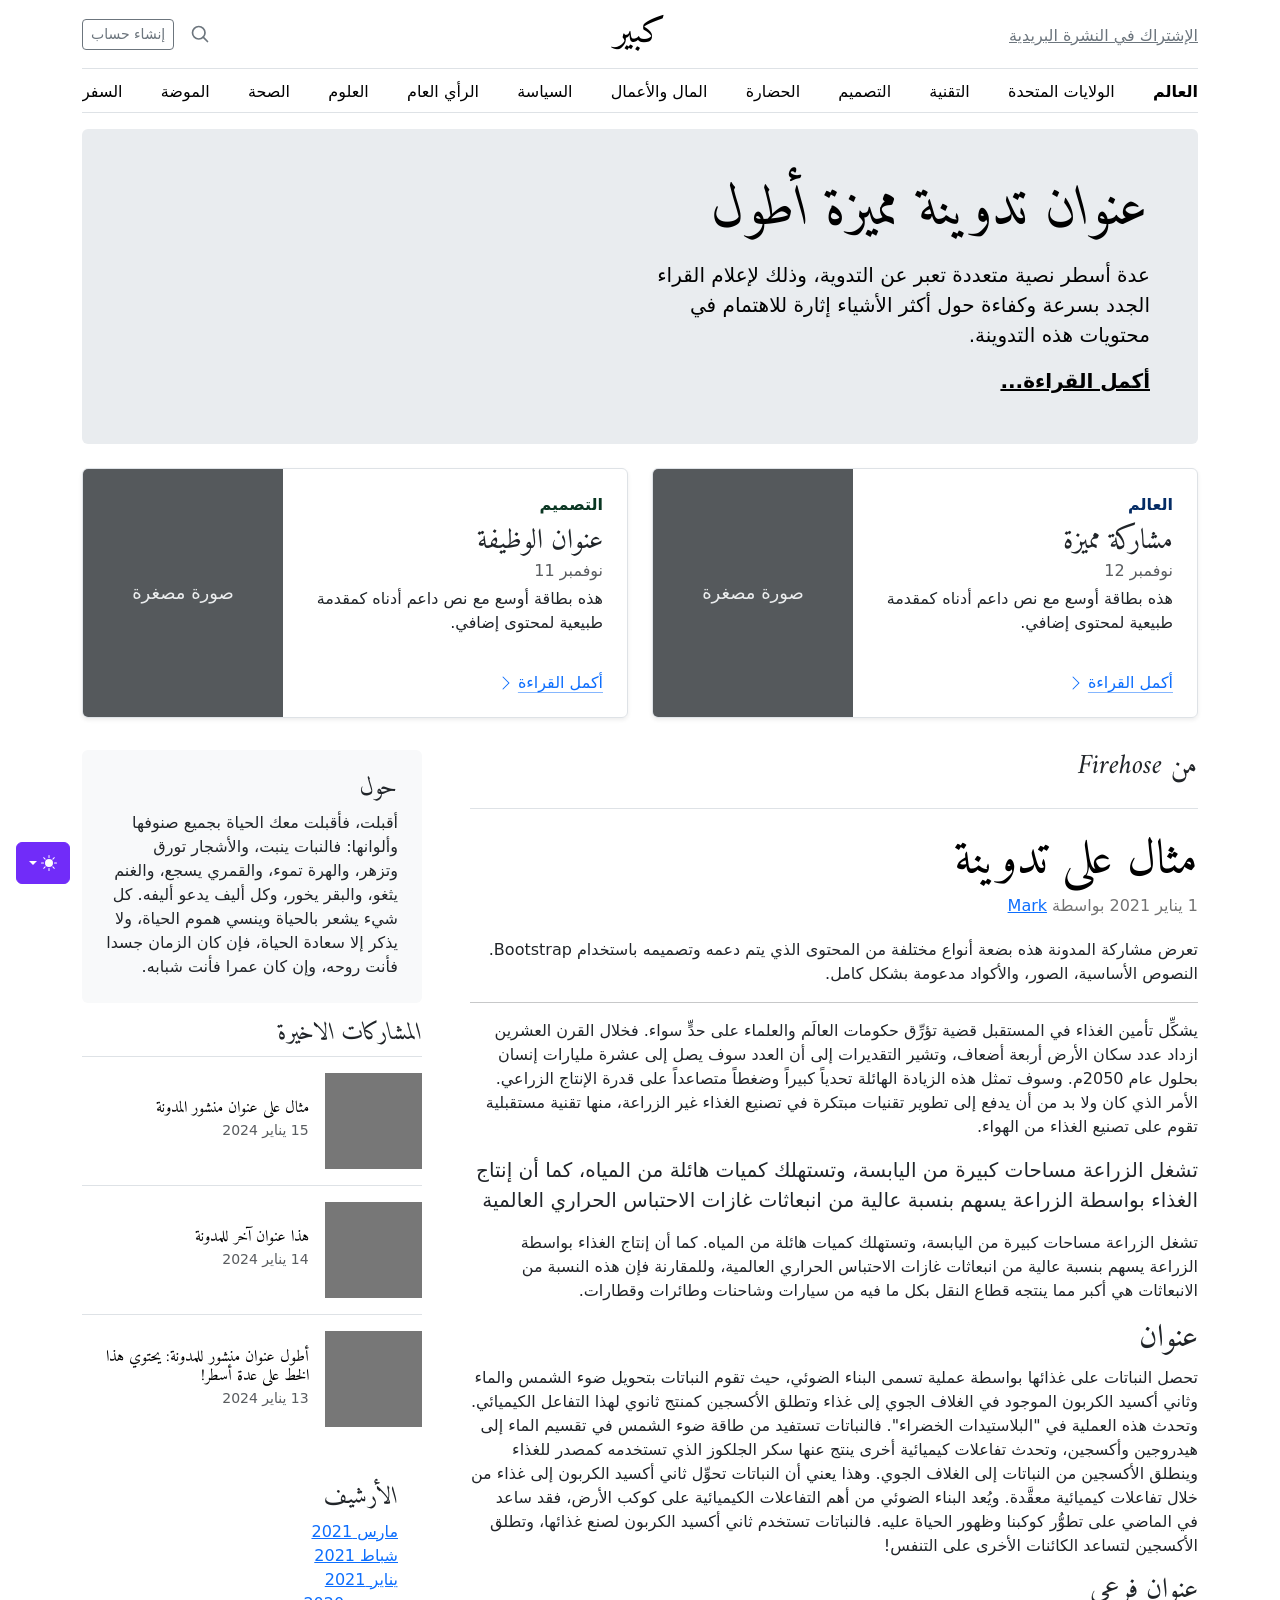
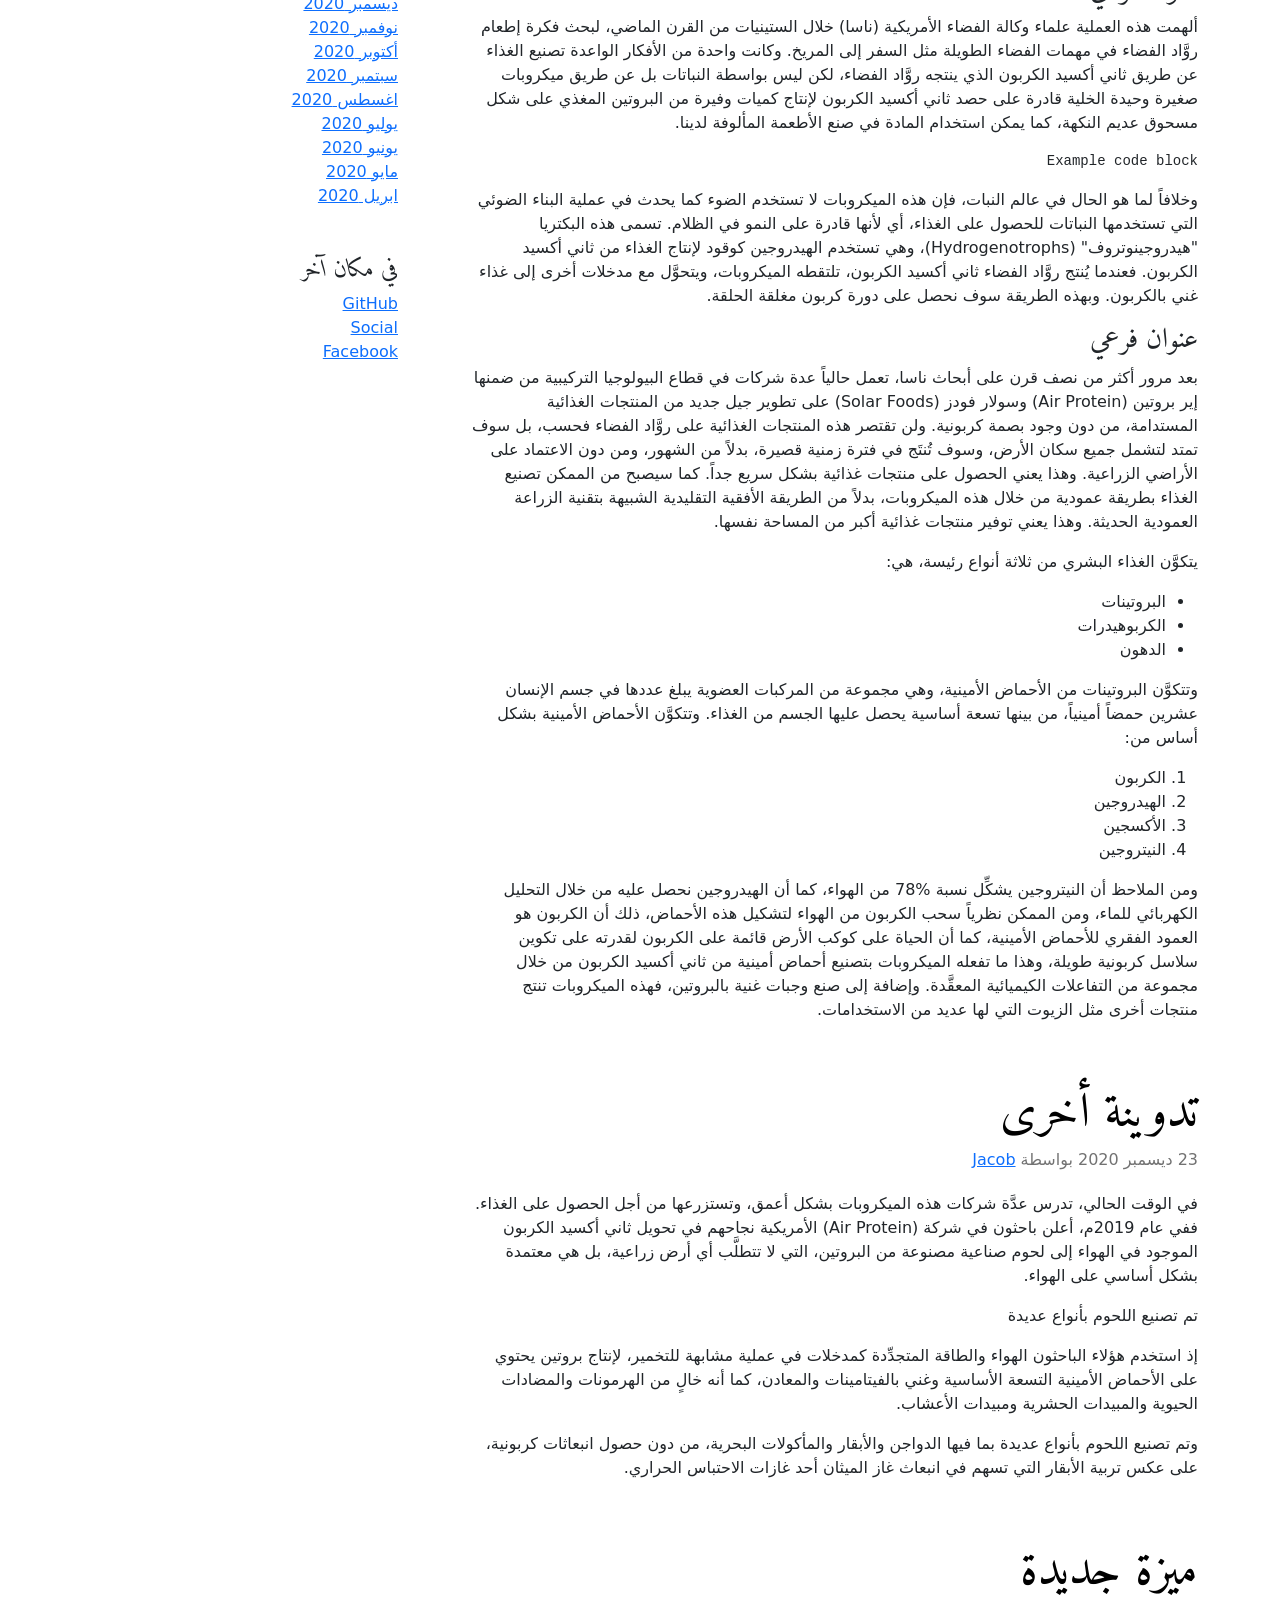
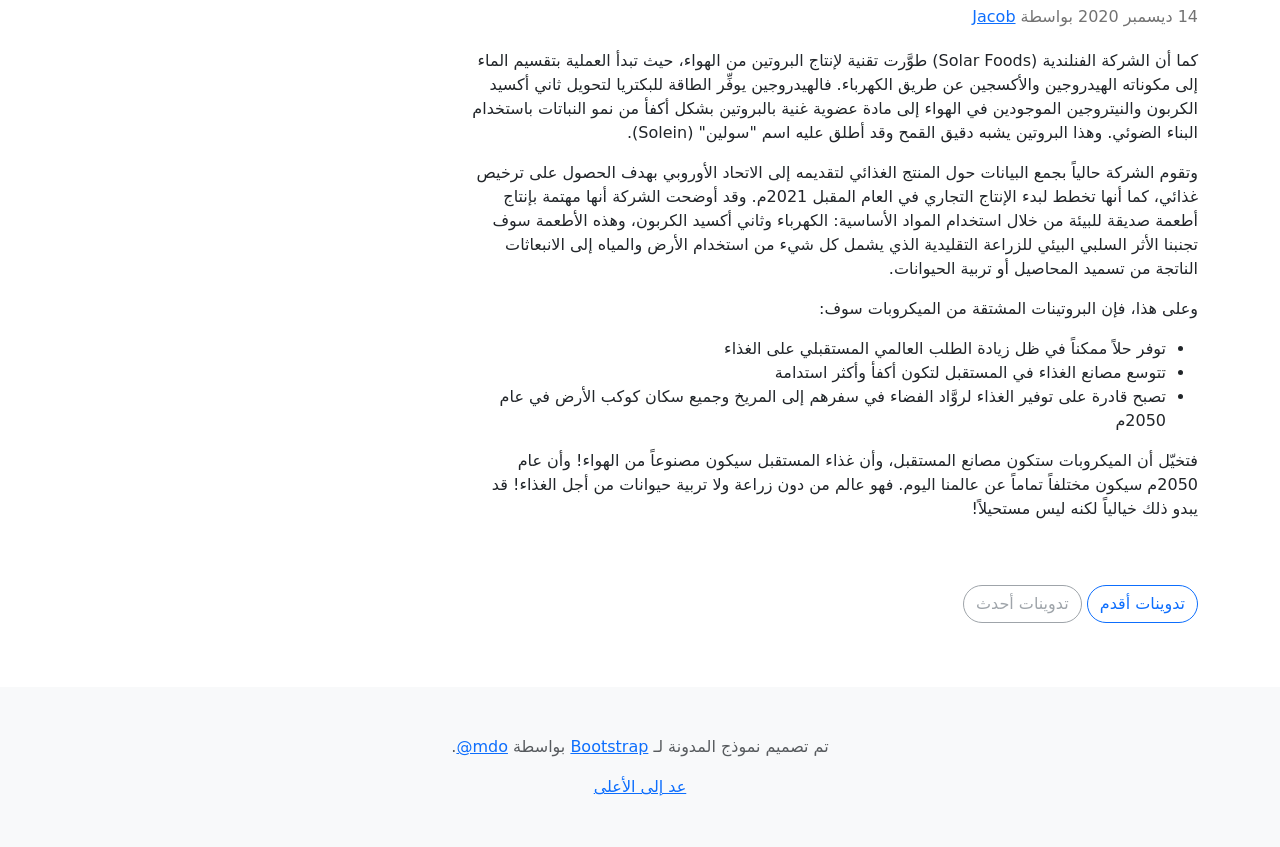
<file: Bootstrap/examples/blog-rtl/index.html>
<!doctype html>
<html lang="ar" dir="rtl" data-bs-theme="auto">
  <head>
    <meta charset="utf-8" />
    <meta name="viewport" content="width=device-width, initial-scale=1" />
    <meta name="description" content="" />
    <meta
      name="author"
      content="Mark Otto, Jacob Thornton, and Bootstrap contributors"
    />
    <meta name="generator" content="Astro v5.13.2" />
    <title>قالب المدونة · Bootstrap v5.3</title>
    <link
      rel="canonical"
      href="https://getbootstrap.com/docs/5.3/examples/blog-rtl/"
    />
    <script src="../assets/js/color-modes.js"></script>
    <link href="../assets/dist/css/bootstrap.rtl.min.css" rel="stylesheet" />
    <meta name="theme-color" content="#712cf9" />
    <link
      href="https://fonts.googleapis.com/css?family=Amiri:wght@400;700&display=swap"
      rel="stylesheet"
    />
    <link href="../blog/blog.rtl.css" rel="stylesheet" />
    <style>
      .bd-placeholder-img {
        font-size: 1.125rem;
        text-anchor: middle;
        -webkit-user-select: none;
        -moz-user-select: none;
        user-select: none;
      }
      @media (min-width: 768px) {
        .bd-placeholder-img-lg {
          font-size: 3.5rem;
        }
      }
      .b-example-divider {
        width: 100%;
        height: 3rem;
        background-color: #0000001a;
        border: solid rgba(0, 0, 0, 0.15);
        border-width: 1px 0;
        box-shadow:
          inset 0 0.5em 1.5em #0000001a,
          inset 0 0.125em 0.5em #00000026;
      }
      .b-example-vr {
        flex-shrink: 0;
        width: 1.5rem;
        height: 100vh;
      }
      .bi {
        vertical-align: -0.125em;
        fill: currentColor;
      }
      .nav-scroller {
        position: relative;
        z-index: 2;
        height: 2.75rem;
        overflow-y: hidden;
      }
      .nav-scroller .nav {
        display: flex;
        flex-wrap: nowrap;
        padding-bottom: 1rem;
        margin-top: -1px;
        overflow-x: auto;
        text-align: center;
        white-space: nowrap;
        -webkit-overflow-scrolling: touch;
      }
      .btn-bd-primary {
        --bd-violet-bg: #712cf9;
        --bd-violet-rgb: 112.520718, 44.062154, 249.437846;
        --bs-btn-font-weight: 600;
        --bs-btn-color: var(--bs-white);
        --bs-btn-bg: var(--bd-violet-bg);
        --bs-btn-border-color: var(--bd-violet-bg);
        --bs-btn-hover-color: var(--bs-white);
        --bs-btn-hover-bg: #6528e0;
        --bs-btn-hover-border-color: #6528e0;
        --bs-btn-focus-shadow-rgb: var(--bd-violet-rgb);
        --bs-btn-active-color: var(--bs-btn-hover-color);
        --bs-btn-active-bg: #5a23c8;
        --bs-btn-active-border-color: #5a23c8;
      }
      .bd-mode-toggle {
        z-index: 1500;
      }
      .bd-mode-toggle .bi {
        width: 1em;
        height: 1em;
      }
      .bd-mode-toggle .dropdown-menu .active .bi {
        display: block !important;
      }
    </style>
  </head>
  <body>
    <svg xmlns="http://www.w3.org/2000/svg" class="d-none">
      <symbol id="check2" viewBox="0 0 16 16">
        <path
          d="M13.854 3.646a.5.5 0 0 1 0 .708l-7 7a.5.5 0 0 1-.708 0l-3.5-3.5a.5.5 0 1 1 .708-.708L6.5 10.293l6.646-6.647a.5.5 0 0 1 .708 0z"
        ></path>
      </symbol>
      <symbol id="circle-half" viewBox="0 0 16 16">
        <path
          d="M8 15A7 7 0 1 0 8 1v14zm0 1A8 8 0 1 1 8 0a8 8 0 0 1 0 16z"
        ></path>
      </symbol>
      <symbol id="moon-stars-fill" viewBox="0 0 16 16">
        <path
          d="M6 .278a.768.768 0 0 1 .08.858 7.208 7.208 0 0 0-.878 3.46c0 4.021 3.278 7.277 7.318 7.277.527 0 1.04-.055 1.533-.16a.787.787 0 0 1 .81.316.733.733 0 0 1-.031.893A8.349 8.349 0 0 1 8.344 16C3.734 16 0 12.286 0 7.71 0 4.266 2.114 1.312 5.124.06A.752.752 0 0 1 6 .278z"
        ></path>
        <path
          d="M10.794 3.148a.217.217 0 0 1 .412 0l.387 1.162c.173.518.579.924 1.097 1.097l1.162.387a.217.217 0 0 1 0 .412l-1.162.387a1.734 1.734 0 0 0-1.097 1.097l-.387 1.162a.217.217 0 0 1-.412 0l-.387-1.162A1.734 1.734 0 0 0 9.31 6.593l-1.162-.387a.217.217 0 0 1 0-.412l1.162-.387a1.734 1.734 0 0 0 1.097-1.097l.387-1.162zM13.863.099a.145.145 0 0 1 .274 0l.258.774c.115.346.386.617.732.732l.774.258a.145.145 0 0 1 0 .274l-.774.258a1.156 1.156 0 0 0-.732.732l-.258.774a.145.145 0 0 1-.274 0l-.258-.774a1.156 1.156 0 0 0-.732-.732l-.774-.258a.145.145 0 0 1 0-.274l.774-.258c.346-.115.617-.386.732-.732L13.863.1z"
        ></path>
      </symbol>
      <symbol id="sun-fill" viewBox="0 0 16 16">
        <path
          d="M8 12a4 4 0 1 0 0-8 4 4 0 0 0 0 8zM8 0a.5.5 0 0 1 .5.5v2a.5.5 0 0 1-1 0v-2A.5.5 0 0 1 8 0zm0 13a.5.5 0 0 1 .5.5v2a.5.5 0 0 1-1 0v-2A.5.5 0 0 1 8 13zm8-5a.5.5 0 0 1-.5.5h-2a.5.5 0 0 1 0-1h2a.5.5 0 0 1 .5.5zM3 8a.5.5 0 0 1-.5.5h-2a.5.5 0 0 1 0-1h2A.5.5 0 0 1 3 8zm10.657-5.657a.5.5 0 0 1 0 .707l-1.414 1.415a.5.5 0 1 1-.707-.708l1.414-1.414a.5.5 0 0 1 .707 0zm-9.193 9.193a.5.5 0 0 1 0 .707L3.05 13.657a.5.5 0 0 1-.707-.707l1.414-1.414a.5.5 0 0 1 .707 0zm9.193 2.121a.5.5 0 0 1-.707 0l-1.414-1.414a.5.5 0 0 1 .707-.707l1.414 1.414a.5.5 0 0 1 0 .707zM4.464 4.465a.5.5 0 0 1-.707 0L2.343 3.05a.5.5 0 1 1 .707-.707l1.414 1.414a.5.5 0 0 1 0 .708z"
        ></path>
      </symbol>
    </svg>
    <div
      class="dropdown position-fixed bottom-0 end-0 mb-3 me-3 bd-mode-toggle"
    >
      <button
        class="btn btn-bd-primary py-2 dropdown-toggle d-flex align-items-center"
        id="bd-theme"
        type="button"
        aria-expanded="false"
        data-bs-toggle="dropdown"
        aria-label="Toggle theme (auto)"
      >
        <svg class="bi my-1 theme-icon-active" aria-hidden="true">
          <use href="#circle-half"></use>
        </svg>
        <span class="visually-hidden" id="bd-theme-text">Toggle theme</span>
      </button>
      <ul
        class="dropdown-menu dropdown-menu-end shadow"
        aria-labelledby="bd-theme-text"
      >
        <li>
          <button
            type="button"
            class="dropdown-item d-flex align-items-center"
            data-bs-theme-value="light"
            aria-pressed="false"
          >
            <svg class="bi me-2 opacity-50" aria-hidden="true">
              <use href="#sun-fill"></use>
            </svg>
            Light
            <svg class="bi ms-auto d-none" aria-hidden="true">
              <use href="#check2"></use>
            </svg>
          </button>
        </li>
        <li>
          <button
            type="button"
            class="dropdown-item d-flex align-items-center"
            data-bs-theme-value="dark"
            aria-pressed="false"
          >
            <svg class="bi me-2 opacity-50" aria-hidden="true">
              <use href="#moon-stars-fill"></use>
            </svg>
            Dark
            <svg class="bi ms-auto d-none" aria-hidden="true">
              <use href="#check2"></use>
            </svg>
          </button>
        </li>
        <li>
          <button
            type="button"
            class="dropdown-item d-flex align-items-center active"
            data-bs-theme-value="auto"
            aria-pressed="true"
          >
            <svg class="bi me-2 opacity-50" aria-hidden="true">
              <use href="#circle-half"></use>
            </svg>
            Auto
            <svg class="bi ms-auto d-none" aria-hidden="true">
              <use href="#check2"></use>
            </svg>
          </button>
        </li>
      </ul>
    </div>
    <svg xmlns="http://www.w3.org/2000/svg" class="d-none">
      <symbol
        id="aperture"
        fill="none"
        stroke="currentColor"
        stroke-linecap="round"
        stroke-linejoin="round"
        stroke-width="2"
        viewBox="0 0 24 24"
      >
        <circle cx="12" cy="12" r="10"></circle>
        <path
          d="M14.31 8l5.74 9.94M9.69 8h11.48M7.38 12l5.74-9.94M9.69 16L3.95 6.06M14.31 16H2.83m13.79-4l-5.74 9.94"
        ></path>
      </symbol>
      <symbol id="cart" viewBox="0 0 16 16">
        <path
          d="M0 1.5A.5.5 0 0 1 .5 1H2a.5.5 0 0 1 .485.379L2.89 3H14.5a.5.5 0 0 1 .49.598l-1 5a.5.5 0 0 1-.465.401l-9.397.472L4.415 11H13a.5.5 0 0 1 0 1H4a.5.5 0 0 1-.491-.408L2.01 3.607 1.61 2H.5a.5.5 0 0 1-.5-.5zM3.102 4l.84 4.479 9.144-.459L13.89 4H3.102zM5 12a2 2 0 1 0 0 4 2 2 0 0 0 0-4zm7 0a2 2 0 1 0 0 4 2 2 0 0 0 0-4zm-7 1a1 1 0 1 1 0 2 1 1 0 0 1 0-2zm7 0a1 1 0 1 1 0 2 1 1 0 0 1 0-2z"
        ></path>
      </symbol>
      <symbol id="chevron-right" viewBox="0 0 16 16">
        <path
          fill-rule="evenodd"
          d="M4.646 1.646a.5.5 0 0 1 .708 0l6 6a.5.5 0 0 1 0 .708l-6 6a.5.5 0 0 1-.708-.708L10.293 8 4.646 2.354a.5.5 0 0 1 0-.708z"
        ></path>
      </symbol>
    </svg>
    <div class="container">
      <header class="border-bottom lh-1 py-3">
        <div class="row flex-nowrap justify-content-between align-items-center">
          <div class="col-4 pt-1">
            <a class="link-secondary" href="#">الإشتراك في النشرة البريدية</a>
          </div>
          <div class="col-4 text-center">
            <a
              class="blog-header-logo text-body-emphasis text-decoration-none"
              href="#"
              >كبير</a
            >
          </div>
          <div class="col-4 d-flex justify-content-end align-items-center">
            <a class="link-secondary" href="#" aria-label="بحث">
              <svg
                xmlns="http://www.w3.org/2000/svg"
                width="20"
                height="20"
                fill="none"
                stroke="currentColor"
                stroke-linecap="round"
                stroke-linejoin="round"
                stroke-width="2"
                class="mx-3"
                role="img"
                viewBox="0 0 24 24"
              >
                <title>بحث</title>
                <circle cx="10.5" cy="10.5" r="7.5"></circle>
                <path d="M21 21l-5.2-5.2"></path>
              </svg>
            </a>
            <a class="btn btn-sm btn-outline-secondary" href="#">إنشاء حساب</a>
          </div>
        </div>
      </header>
      <div class="nav-scroller py-1 mb-3 border-bottom">
        <nav class="nav nav-underline justify-content-between">
          <a class="nav-item nav-link link-body-emphasis active" href="#"
            >العالم</a
          >
          <a class="nav-item nav-link link-body-emphasis" href="#"
            >الولايات المتحدة</a
          >
          <a class="nav-item nav-link link-body-emphasis" href="#">التقنية</a>
          <a class="nav-item nav-link link-body-emphasis" href="#">التصميم</a>
          <a class="nav-item nav-link link-body-emphasis" href="#">الحضارة</a>
          <a class="nav-item nav-link link-body-emphasis" href="#"
            >المال والأعمال</a
          >
          <a class="nav-item nav-link link-body-emphasis" href="#">السياسة</a>
          <a class="nav-item nav-link link-body-emphasis" href="#"
            >الرأي العام</a
          >
          <a class="nav-item nav-link link-body-emphasis" href="#">العلوم</a>
          <a class="nav-item nav-link link-body-emphasis" href="#">الصحة</a>
          <a class="nav-item nav-link link-body-emphasis" href="#">الموضة</a>
          <a class="nav-item nav-link link-body-emphasis" href="#">السفر</a>
        </nav>
      </div>
    </div>
    <main class="container">
      <div class="p-4 p-md-5 mb-4 rounded text-body-emphasis bg-body-secondary">
        <div class="col-lg-6 px-0">
          <h1 class="display-4 fst-italic">عنوان تدوينة مميزة أطول</h1>
          <p class="lead my-3">
            عدة أسطر نصية متعددة تعبر عن التدوية، وذلك لإعلام القراء الجدد بسرعة
            وكفاءة حول أكثر الأشياء إثارة للاهتمام في محتويات هذه التدوينة.
          </p>
          <p class="lead mb-0">
            <a href="#" class="text-body-emphasis fw-bold">أكمل القراءة...</a>
          </p>
        </div>
      </div>
      <div class="row mb-2">
        <div class="col-md-6">
          <div
            class="row g-0 border rounded overflow-hidden flex-md-row mb-4 shadow-sm h-md-250 position-relative"
          >
            <div class="col p-4 d-flex flex-column position-static">
              <strong class="d-inline-block mb-2 text-primary-emphasis"
                >العالم</strong
              >
              <h3 class="mb-0">مشاركة مميزة</h3>
              <div class="mb-1 text-body-secondary">نوفمبر 12</div>
              <p class="card-text mb-auto">
                هذه بطاقة أوسع مع نص داعم أدناه كمقدمة طبيعية لمحتوى إضافي.
              </p>
              <a
                href="#"
                class="icon-link gap-1 icon-link-hover stretched-link"
              >
                أكمل القراءة
                <svg class="bi" aria-hidden="true">
                  <use xlink:href="#chevron-right"></use>
                </svg>
              </a>
            </div>
            <div class="col-auto d-none d-lg-block">
              <svg
                aria-label="Placeholder: صورة مصغرة"
                class="bd-placeholder-img"
                height="250"
                preserveAspectRatio="xMidYMid slice"
                role="img"
                width="200"
                xmlns="http://www.w3.org/2000/svg"
              >
                <title>Placeholder</title>
                <rect width="100%" height="100%" fill="#55595c"></rect>
                <text x="50%" y="50%" fill="#eceeef" dy=".3em">صورة مصغرة</text>
              </svg>
            </div>
          </div>
        </div>
        <div class="col-md-6">
          <div
            class="row g-0 border rounded overflow-hidden flex-md-row mb-4 shadow-sm h-md-250 position-relative"
          >
            <div class="col p-4 d-flex flex-column position-static">
              <strong class="d-inline-block mb-2 text-success-emphasis"
                >التصميم</strong
              >
              <h3 class="mb-0">عنوان الوظيفة</h3>
              <div class="mb-1 text-body-secondary">نوفمبر 11</div>
              <p class="mb-auto">
                هذه بطاقة أوسع مع نص داعم أدناه كمقدمة طبيعية لمحتوى إضافي.
              </p>
              <a
                href="#"
                class="icon-link gap-1 icon-link-hover stretched-link"
              >
                أكمل القراءة
                <svg class="bi" aria-hidden="true">
                  <use xlink:href="#chevron-right"></use>
                </svg>
              </a>
            </div>
            <div class="col-auto d-none d-lg-block">
              <svg
                aria-label="Placeholder: صورة مصغرة"
                class="bd-placeholder-img"
                height="250"
                preserveAspectRatio="xMidYMid slice"
                role="img"
                width="200"
                xmlns="http://www.w3.org/2000/svg"
              >
                <title>Placeholder</title>
                <rect width="100%" height="100%" fill="#55595c"></rect>
                <text x="50%" y="50%" fill="#eceeef" dy=".3em">صورة مصغرة</text>
              </svg>
            </div>
          </div>
        </div>
      </div>
      <div class="row g-5">
        <div class="col-md-8">
          <h3 class="pb-4 mb-4 fst-italic border-bottom">من Firehose</h3>
          <article class="blog-post">
            <h2 class="display-5 link-body-emphasis mb-1">مثال على تدوينة</h2>
            <p class="blog-post-meta">
              1 يناير 2021 بواسطة <a href="#"> Mark </a>
            </p>
            <p>
              تعرض مشاركة المدونة هذه بضعة أنواع مختلفة من المحتوى الذي يتم دعمه
              وتصميمه باستخدام Bootstrap. النصوص الأساسية، الصور، والأكواد
              مدعومة بشكل كامل.
            </p>
            <hr />
            <p>
              يشكِّل تأمين الغذاء في المستقبل قضية تؤرِّق حكومات العالَم
              والعلماء على حدٍّ سواء. فخلال القرن العشرين ازداد عدد سكان الأرض
              أربعة أضعاف، وتشير التقديرات إلى أن العدد سوف يصل إلى عشرة مليارات
              إنسان بحلول عام 2050م. وسوف تمثل هذه الزيادة الهائلة تحدياً كبيراً
              وضغطاً متصاعداً على قدرة الإنتاج الزراعي. الأمر الذي كان ولا بد من
              أن يدفع إلى تطوير تقنيات مبتكرة في تصنيع الغذاء غير الزراعة، منها
              تقنية مستقبلية تقوم على تصنيع الغذاء من الهواء.
            </p>
            <blockquote class="blockquote">
              <p>
                تشغل الزراعة مساحات كبيرة من اليابسة، وتستهلك كميات هائلة من
                المياه، كما أن إنتاج الغذاء بواسطة الزراعة يسهم بنسبة عالية من
                انبعاثات غازات الاحتباس الحراري العالمية
              </p>
            </blockquote>
            <p>
              تشغل الزراعة مساحات كبيرة من اليابسة، وتستهلك كميات هائلة من
              المياه. كما أن إنتاج الغذاء بواسطة الزراعة يسهم بنسبة عالية من
              انبعاثات غازات الاحتباس الحراري العالمية، وللمقارنة فإن هذه النسبة
              من الانبعاثات هي أكبر مما ينتجه قطاع النقل بكل ما فيه من سيارات
              وشاحنات وطائرات وقطارات.
            </p>
            <h2>عنوان</h2>
            <p>
              تحصل النباتات على غذائها بواسطة عملية تسمى البناء الضوئي، حيث تقوم
              النباتات بتحويل ضوء الشمس والماء وثاني أكسيد الكربون الموجود في
              الغلاف الجوي إلى غذاء وتطلق الأكسجين كمنتج ثانوي لهذا التفاعل
              الكيميائي. وتحدث هذه العملية في "البلاستيدات الخضراء". فالنباتات
              تستفيد من طاقة ضوء الشمس في تقسيم الماء إلى هيدروجين وأكسجين،
              وتحدث تفاعلات كيميائية أخرى ينتج عنها سكر الجلكوز الذي تستخدمه
              كمصدر للغذاء وينطلق الأكسجين من النباتات إلى الغلاف الجوي. وهذا
              يعني أن النباتات تحوِّل ثاني أكسيد الكربون إلى غذاء من خلال
              تفاعلات كيميائية معقَّدة. ويُعد البناء الضوئي من أهم التفاعلات
              الكيميائية على كوكب الأرض، فقد ساعد في الماضي على تطوُّر كوكبنا
              وظهور الحياة عليه. فالنباتات تستخدم ثاني أكسيد الكربون لصنع
              غذائها، وتطلق الأكسجين لتساعد الكائنات الأخرى على التنفس!
            </p>
            <h3>عنوان فرعي</h3>
            <p>
              ألهمت هذه العملية علماء وكالة الفضاء الأمريكية (ناسا) خلال
              الستينيات من القرن الماضي، لبحث فكرة إطعام روَّاد الفضاء في مهمات
              الفضاء الطويلة مثل السفر إلى المريخ. وكانت واحدة من الأفكار
              الواعدة تصنيع الغذاء عن طريق ثاني أكسيد الكربون الذي ينتجه روَّاد
              الفضاء، لكن ليس بواسطة النباتات بل عن طريق ميكروبات صغيرة وحيدة
              الخلية قادرة على حصد ثاني أكسيد الكربون لإنتاج كميات وفيرة من
              البروتين المغذي على شكل مسحوق عديم النكهة، كما يمكن استخدام المادة
              في صنع الأطعمة المألوفة لدينا.
            </p>
            <pre><code>Example code block</code></pre>
            <p>
              وخلافاً لما هو الحال في عالم النبات، فإن هذه الميكروبات لا تستخدم
              الضوء كما يحدث في عملية البناء الضوئي التي تستخدمها النباتات
              للحصول على الغذاء، أي لأنها قادرة على النمو في الظلام. تسمى هذه
              البكتريا "هيدروجينوتروف" (Hydrogenotrophs)، وهي تستخدم الهيدروجين
              كوقود لإنتاج الغذاء من ثاني أكسيد الكربون. فعندما يُنتج روَّاد
              الفضاء ثاني أكسيد الكربون، تلتقطه الميكروبات، ويتحوَّل مع مدخلات
              أخرى إلى غذاء غني بالكربون. وبهذه الطريقة سوف نحصل على دورة كربون
              مغلقة الحلقة.
            </p>
            <h3>عنوان فرعي</h3>
            <p>
              بعد مرور أكثر من نصف قرن على أبحاث ناسا، تعمل حالياً عدة شركات في
              قطاع البيولوجيا التركيبية من ضمنها إير بروتين (Air Protein) وسولار
              فودز (Solar Foods) على تطوير جيل جديد من المنتجات الغذائية
              المستدامة، من دون وجود بصمة كربونية. ولن تقتصر هذه المنتجات
              الغذائية على روَّاد الفضاء فحسب، بل سوف تمتد لتشمل جميع سكان
              الأرض، وسوف تُنتَج في فترة زمنية قصيرة، بدلاً من الشهور، ومن دون
              الاعتماد على الأراضي الزراعية. وهذا يعني الحصول على منتجات غذائية
              بشكل سريع جداً. كما سيصبح من الممكن تصنيع الغذاء بطريقة عمودية من
              خلال هذه الميكروبات، بدلاً من الطريقة الأفقية التقليدية الشبيهة
              بتقنية الزراعة العمودية الحديثة. وهذا يعني توفير منتجات غذائية
              أكبر من المساحة نفسها.
            </p>
            <p>يتكوَّن الغذاء البشري من ثلاثة أنواع رئيسة، هي:</p>
            <ul>
              <li>البروتينات</li>
              <li>الكربوهيدرات</li>
              <li>الدهون</li>
            </ul>
            <p>
              وتتكوَّن البروتينات من الأحماض الأمينية، وهي مجموعة من المركبات
              العضوية يبلغ عددها في جسم الإنسان عشرين حمضاً أمينياً، من بينها
              تسعة أساسية يحصل عليها الجسم من الغذاء. وتتكوَّن الأحماض الأمينية
              بشكل أساس من:
            </p>
            <ol>
              <li>الكربون</li>
              <li>الهيدروجين</li>
              <li>الأكسجين</li>
              <li>النيتروجين</li>
            </ol>
            <p>
              ومن الملاحظ أن النيتروجين يشكِّل نسبة %78 من الهواء، كما أن
              الهيدروجين نحصل عليه من خلال التحليل الكهربائي للماء، ومن الممكن
              نظرياً سحب الكربون من الهواء لتشكيل هذه الأحماض، ذلك أن الكربون هو
              العمود الفقري للأحماض الأمينية، كما أن الحياة على كوكب الأرض قائمة
              على الكربون لقدرته على تكوين سلاسل كربونية طويلة، وهذا ما تفعله
              الميكروبات بتصنيع أحماض أمينية من ثاني أكسيد الكربون من خلال
              مجموعة من التفاعلات الكيميائية المعقَّدة. وإضافة إلى صنع وجبات
              غنية بالبروتين، فهذه الميكروبات تنتج منتجات أخرى مثل الزيوت التي
              لها عديد من الاستخدامات.
            </p>
          </article>
          <article class="blog-post">
            <h2 class="display-5 link-body-emphasis mb-1">تدوينة أخرى</h2>
            <p class="blog-post-meta">
              23 ديسمبر 2020 بواسطة <a href="#">Jacob</a>
            </p>
            <p>
              في الوقت الحالي، تدرس عدَّة شركات هذه الميكروبات بشكل أعمق،
              وتستزرعها من أجل الحصول على الغذاء. ففي عام 2019م، أعلن باحثون في
              شركة (Air Protein) الأمريكية نجاحهم في تحويل ثاني أكسيد الكربون
              الموجود في الهواء إلى لحوم صناعية مصنوعة من البروتين، التي لا
              تتطلَّب أي أرض زراعية، بل هي معتمدة بشكل أساسي على الهواء.
            </p>
            <blockquote><p>تم تصنيع اللحوم بأنواع عديدة</p></blockquote>
            <p>
              إذ استخدم هؤلاء الباحثون الهواء والطاقة المتجدِّدة كمدخلات في
              عملية مشابهة للتخمير، لإنتاج بروتين يحتوي على الأحماض الأمينية
              التسعة الأساسية وغني بالفيتامينات والمعادن، كما أنه خالٍ من
              الهرمونات والمضادات الحيوية والمبيدات الحشرية ومبيدات الأعشاب.
            </p>
            <p>
              وتم تصنيع اللحوم بأنواع عديدة بما فيها الدواجن والأبقار والمأكولات
              البحرية، من دون حصول انبعاثات كربونية، على عكس تربية الأبقار التي
              تسهم في انبعاث غاز الميثان أحد غازات الاحتباس الحراري.
            </p>
          </article>
          <article class="blog-post">
            <h2 class="display-5 link-body-emphasis mb-1">ميزة جديدة</h2>
            <p class="blog-post-meta">
              14 ديسمبر 2020 بواسطة <a href="#">Jacob</a>
            </p>
            <p>
              كما أن الشركة الفنلندية (Solar Foods) طوَّرت تقنية لإنتاج البروتين
              من الهواء، حيث تبدأ العملية بتقسيم الماء إلى مكوناته الهيدروجين
              والأكسجين عن طريق الكهرباء. فالهيدروجين يوفِّر الطاقة للبكتريا
              لتحويل ثاني أكسيد الكربون والنيتروجين الموجودين في الهواء إلى مادة
              عضوية غنية بالبروتين بشكل أكفأ من نمو النباتات باستخدام البناء
              الضوئي. وهذا البروتين يشبه دقيق القمح وقد أطلق عليه اسم "سولين"
              (Solein).
            </p>
            <p>
              وتقوم الشركة حالياً بجمع البيانات حول المنتج الغذائي لتقديمه إلى
              الاتحاد الأوروبي بهدف الحصول على ترخيص غذائي، كما أنها تخطط لبدء
              الإنتاج التجاري في العام المقبل 2021م. وقد أوضحت الشركة أنها مهتمة
              بإنتاج أطعمة صديقة للبيئة من خلال استخدام المواد الأساسية:
              الكهرباء وثاني أكسيد الكربون، وهذه الأطعمة سوف تجنبنا الأثر السلبي
              البيئي للزراعة التقليدية الذي يشمل كل شيء من استخدام الأرض والمياه
              إلى الانبعاثات الناتجة من تسميد المحاصيل أو تربية الحيوانات.
            </p>
            <p>وعلى هذا، فإن البروتينات المشتقة من الميكروبات سوف:</p>
            <ul>
              <li>
                توفر حلاً ممكناً في ظل زيادة الطلب العالمي المستقبلي على الغذاء
              </li>
              <li>تتوسع مصانع الغذاء في المستقبل لتكون أكفأ وأكثر استدامة</li>
              <li>
                تصبح قادرة على توفير الغذاء لروَّاد الفضاء في سفرهم إلى المريخ
                وجميع سكان كوكب الأرض في عام 2050م
              </li>
            </ul>
            <p>
              فتخيّل أن الميكروبات ستكون مصانع المستقبل، وأن غذاء المستقبل سيكون
              مصنوعاً من الهواء! وأن عام 2050م سيكون مختلفاً تماماً عن عالمنا
              اليوم. فهو عالم من دون زراعة ولا تربية حيوانات من أجل الغذاء! قد
              يبدو ذلك خيالياً لكنه ليس مستحيلاً!
            </p>
          </article>
          <nav class="blog-pagination" aria-label="Pagination">
            <a class="btn btn-outline-primary rounded-pill" href="#"
              >تدوينات أقدم</a
            >
            <a
              class="btn btn-outline-secondary rounded-pill disabled"
              aria-disabled="true"
              >تدوينات أحدث</a
            >
          </nav>
        </div>
        <div class="col-md-4">
          <div class="position-sticky" style="top: 2rem">
            <div class="p-4 mb-3 bg-body-tertiary rounded">
              <h4 class="fst-italic">حول</h4>
              <p class="mb-0">
                أقبلت، فأقبلت معك الحياة بجميع صنوفها وألوانها: فالنبات ينبت،
                والأشجار تورق وتزهر، والهرة تموء، والقمري يسجع، والغنم يثغو،
                والبقر يخور، وكل أليف يدعو أليفه. كل شيء يشعر بالحياة وينسي هموم
                الحياة، ولا يذكر إلا سعادة الحياة، فإن كان الزمان جسدا فأنت
                روحه، وإن كان عمرا فأنت شبابه.
              </p>
            </div>
            <div>
              <h4 class="fst-italic">المشاركات الاخيرة</h4>
              <ul class="list-unstyled">
                <li>
                  <a
                    class="d-flex flex-column flex-lg-row gap-3 align-items-start align-items-lg-center py-3 link-body-emphasis text-decoration-none border-top"
                    href="#"
                  >
                    <svg
                      aria-hidden="true"
                      class="bd-placeholder-img"
                      height="96"
                      preserveAspectRatio="xMidYMid slice"
                      width="100%"
                      xmlns="http://www.w3.org/2000/svg"
                    >
                      <rect width="100%" height="100%" fill="#777"></rect>
                    </svg>
                    <div class="col-lg-8">
                      <h6 class="mb-0">مثال على عنوان منشور المدونة</h6>
                      <small class="text-body-secondary">15 يناير 2024</small>
                    </div>
                  </a>
                </li>
                <li>
                  <a
                    class="d-flex flex-column flex-lg-row gap-3 align-items-start align-items-lg-center py-3 link-body-emphasis text-decoration-none border-top"
                    href="#"
                  >
                    <svg
                      aria-hidden="true"
                      class="bd-placeholder-img"
                      height="96"
                      preserveAspectRatio="xMidYMid slice"
                      width="100%"
                      xmlns="http://www.w3.org/2000/svg"
                    >
                      <rect width="100%" height="100%" fill="#777"></rect>
                    </svg>
                    <div class="col-lg-8">
                      <h6 class="mb-0">هذا عنوان آخر للمدونة</h6>
                      <small class="text-body-secondary">14 يناير 2024</small>
                    </div>
                  </a>
                </li>
                <li>
                  <a
                    class="d-flex flex-column flex-lg-row gap-3 align-items-start align-items-lg-center py-3 link-body-emphasis text-decoration-none border-top"
                    href="#"
                  >
                    <svg
                      aria-hidden="true"
                      class="bd-placeholder-img"
                      height="96"
                      preserveAspectRatio="xMidYMid slice"
                      width="100%"
                      xmlns="http://www.w3.org/2000/svg"
                    >
                      <rect width="100%" height="100%" fill="#777"></rect>
                    </svg>
                    <div class="col-lg-8">
                      <h6 class="mb-0">
                        أطول عنوان منشور للمدونة: يحتوي هذا الخط على عدة أسطر!
                      </h6>
                      <small class="text-body-secondary">13 يناير 2024</small>
                    </div>
                  </a>
                </li>
              </ul>
            </div>
            <div class="p-4">
              <h4 class="fst-italic">الأرشيف</h4>
              <ol class="list-unstyled mb-0">
                <li><a href="#">مارس 2021</a></li>
                <li><a href="#">شباط 2021</a></li>
                <li><a href="#">يناير 2021</a></li>
                <li><a href="#">ديسمبر 2020</a></li>
                <li><a href="#">نوفمبر 2020</a></li>
                <li><a href="#">أكتوبر 2020</a></li>
                <li><a href="#">سبتمبر 2020</a></li>
                <li><a href="#">اغسطس 2020</a></li>
                <li><a href="#">يوليو 2020</a></li>
                <li><a href="#">يونيو 2020</a></li>
                <li><a href="#">مايو 2020</a></li>
                <li><a href="#">ابريل 2020</a></li>
              </ol>
            </div>
            <div class="p-4">
              <h4 class="fst-italic">في مكان آخر</h4>
              <ol class="list-unstyled">
                <li><a href="#">GitHub</a></li>
                <li><a href="#">Social</a></li>
                <li><a href="#">Facebook</a></li>
              </ol>
            </div>
          </div>
        </div>
      </div>
    </main>
    <footer class="py-5 text-center text-body-secondary bg-body-tertiary">
      <p>
        تم تصميم نموذج المدونة لـ
        <a href="https://getbootstrap.com/">Bootstrap</a> بواسطة
        <a href="https://x.com/mdo"><bdi lang="en" dir="ltr">@mdo</bdi></a
        >.
      </p>
      <p class="mb-0"><a href="#">عد إلى الأعلى</a></p>
    </footer>
    <script
      src="../assets/dist/js/bootstrap.bundle.min.js"
      class="astro-vvvwv3sm"
    ></script>
  </body>
</html>
</file>
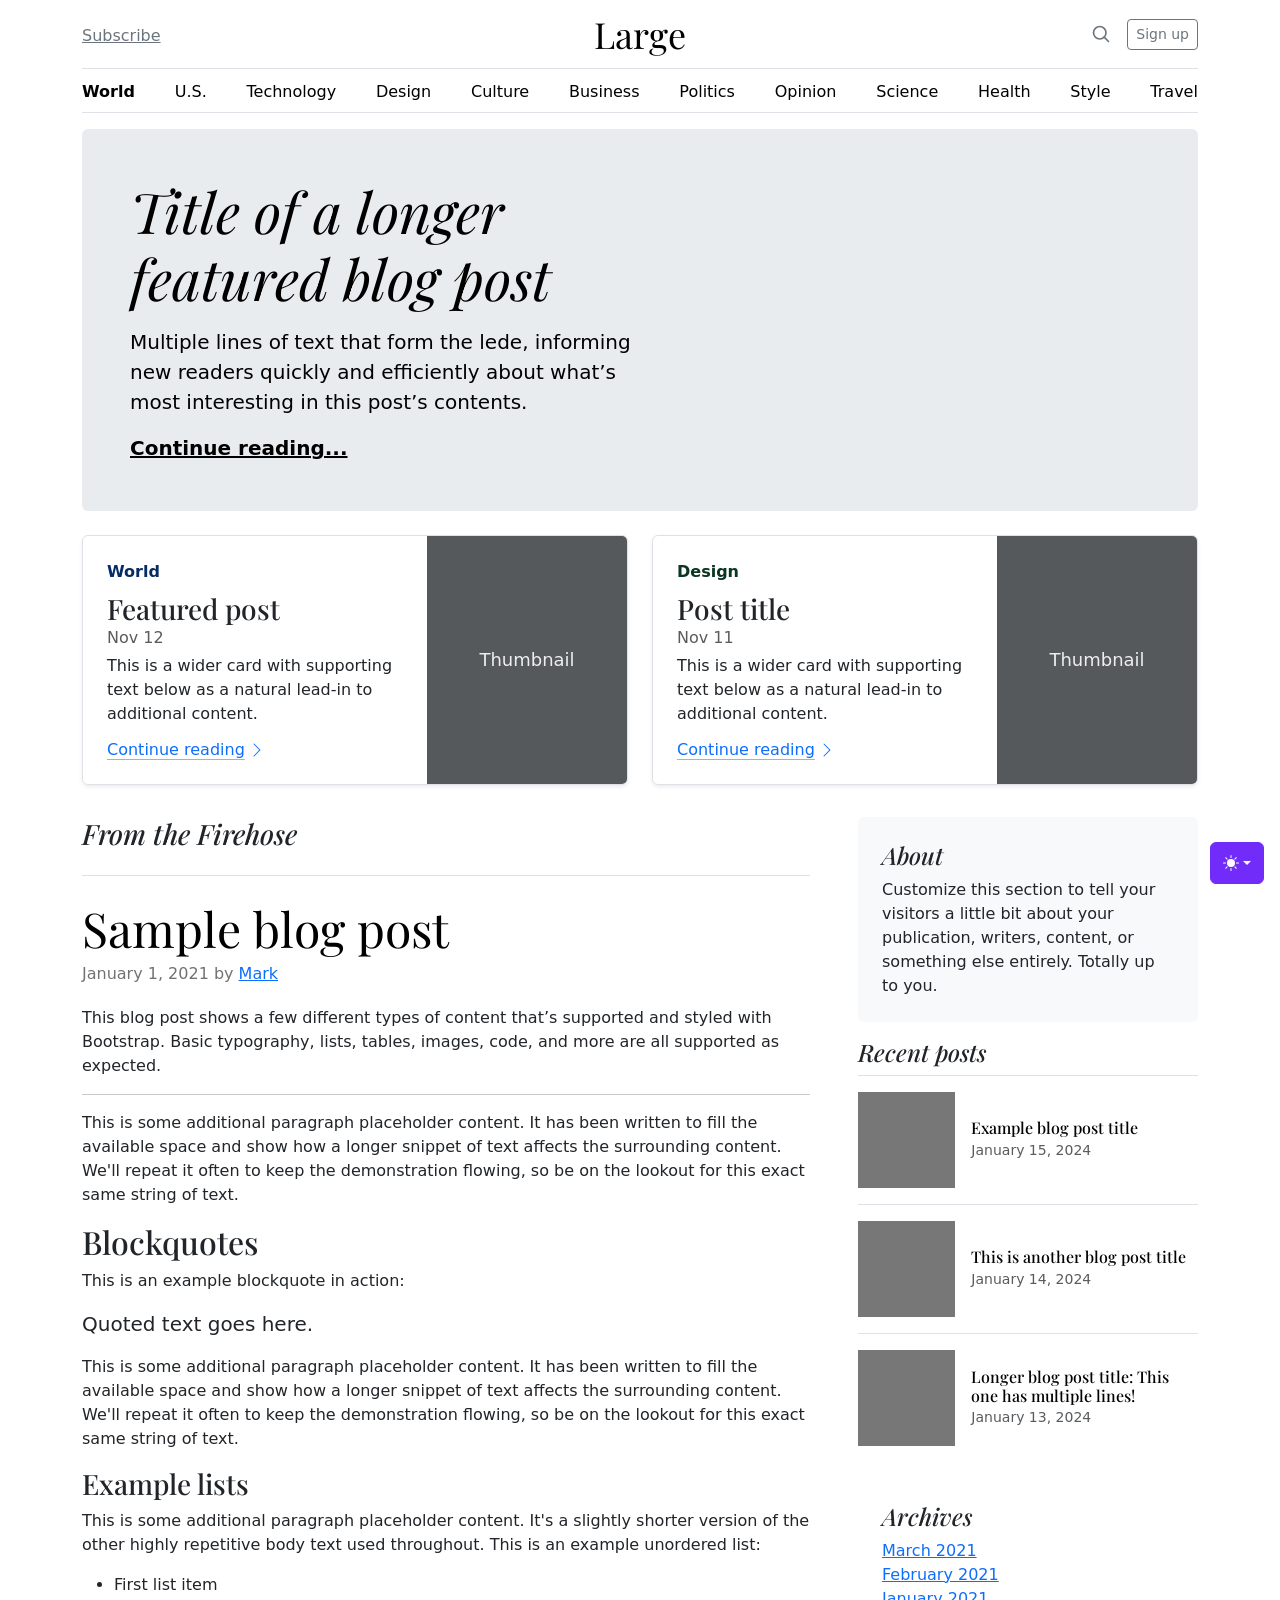
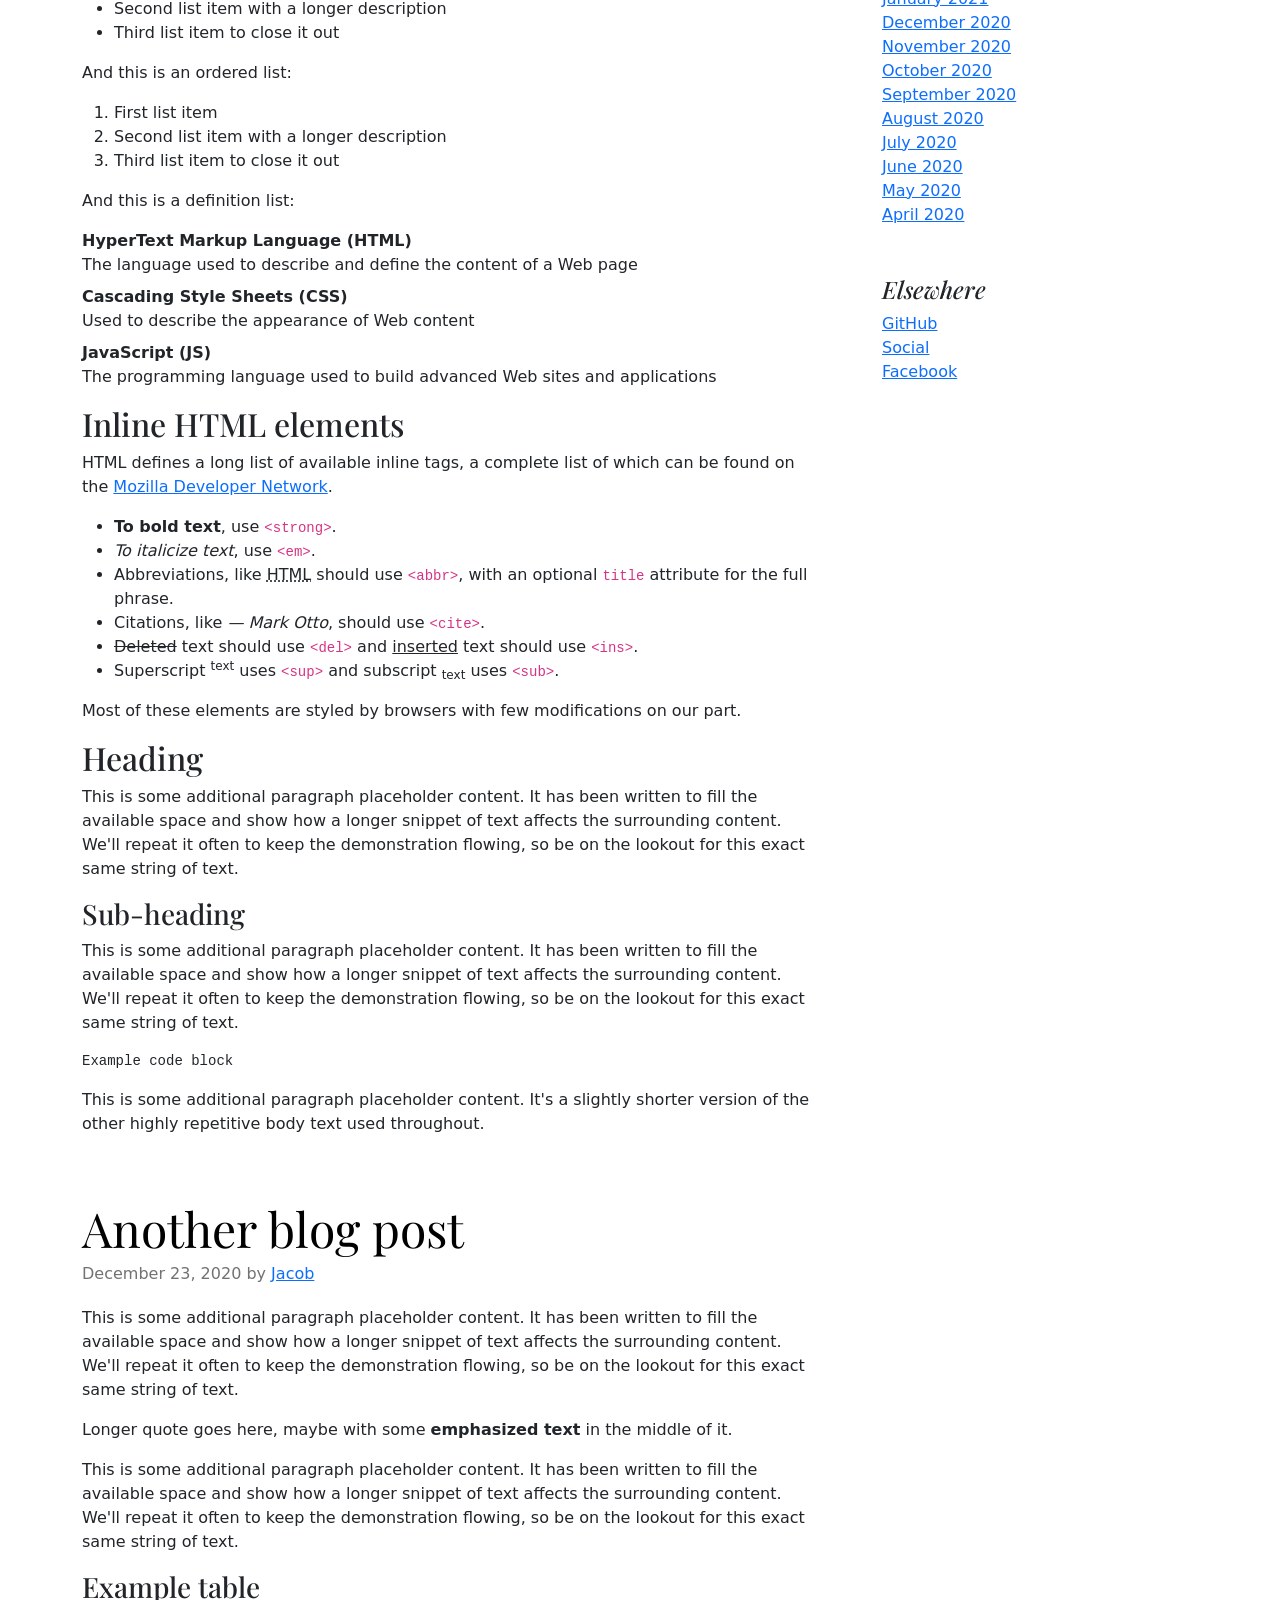
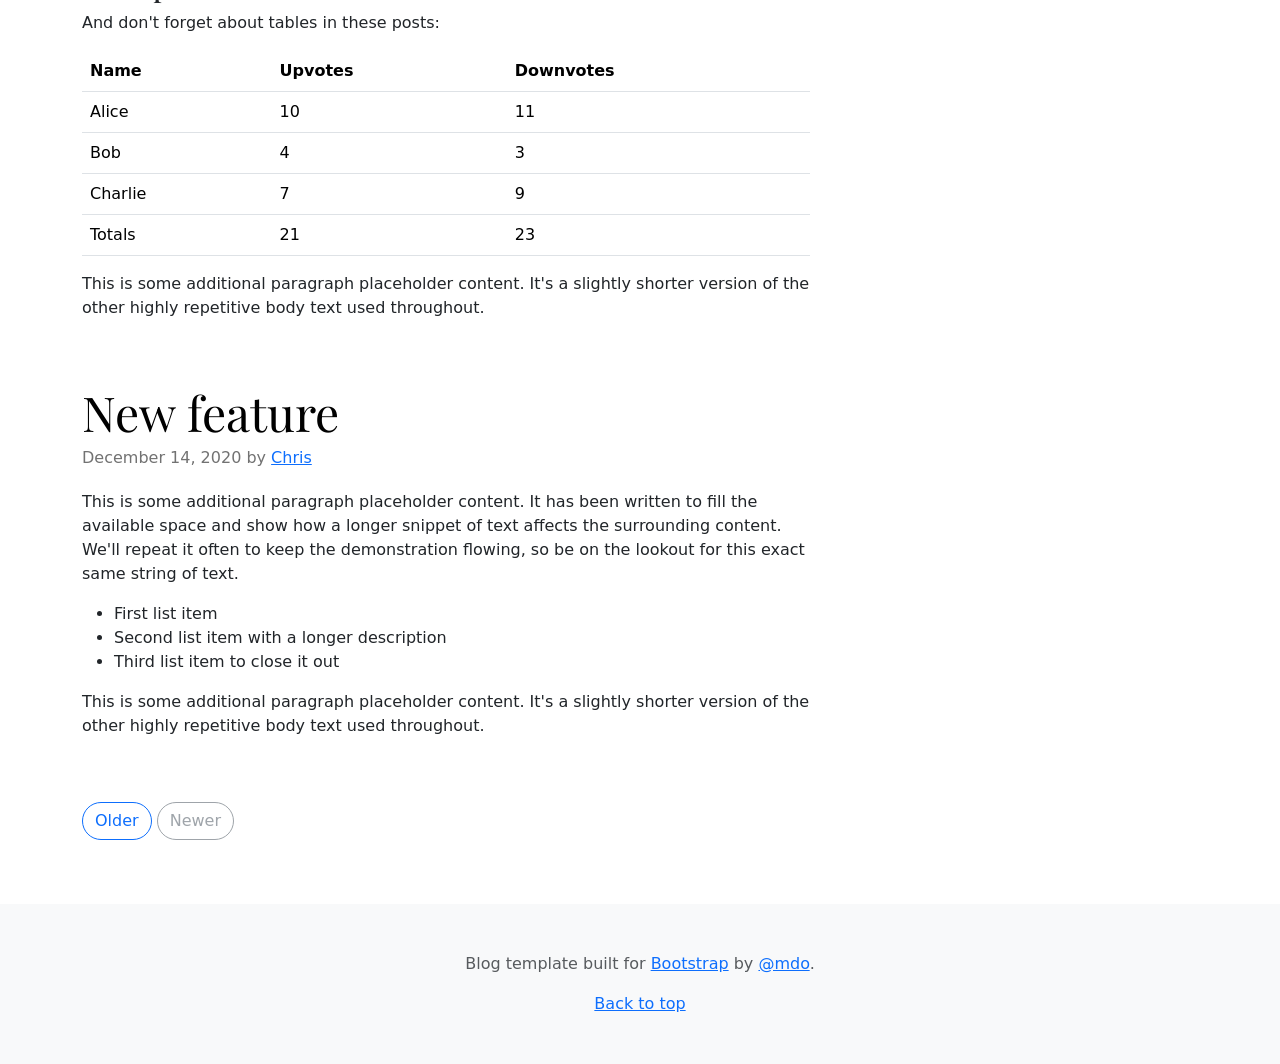
<file: Bootstrap/examples/blog/index.html>
<!doctype html>
<html lang="en" data-bs-theme="auto">
  <head>
    <meta charset="utf-8" />
    <meta name="viewport" content="width=device-width, initial-scale=1" />
    <meta name="description" content="" />
    <meta
      name="author"
      content="Mark Otto, Jacob Thornton, and Bootstrap contributors"
    />
    <meta name="generator" content="Astro v5.13.2" />
    <title>Blog Template · Bootstrap v5.3</title>
    <link
      rel="canonical"
      href="https://getbootstrap.com/docs/5.3/examples/blog/"
    />
    <script src="../assets/js/color-modes.js"></script>
    <link href="../assets/dist/css/bootstrap.min.css" rel="stylesheet" />
    <meta name="theme-color" content="#712cf9" />
    <link
      href="https://fonts.googleapis.com/css?family=Playfair+Display:700,900&display=swap"
      rel="stylesheet"
    />
    <link href="blog.css" rel="stylesheet" />
    <style>
      .bd-placeholder-img {
        font-size: 1.125rem;
        text-anchor: middle;
        -webkit-user-select: none;
        -moz-user-select: none;
        user-select: none;
      }
      @media (min-width: 768px) {
        .bd-placeholder-img-lg {
          font-size: 3.5rem;
        }
      }
      .b-example-divider {
        width: 100%;
        height: 3rem;
        background-color: #0000001a;
        border: solid rgba(0, 0, 0, 0.15);
        border-width: 1px 0;
        box-shadow:
          inset 0 0.5em 1.5em #0000001a,
          inset 0 0.125em 0.5em #00000026;
      }
      .b-example-vr {
        flex-shrink: 0;
        width: 1.5rem;
        height: 100vh;
      }
      .bi {
        vertical-align: -0.125em;
        fill: currentColor;
      }
      .nav-scroller {
        position: relative;
        z-index: 2;
        height: 2.75rem;
        overflow-y: hidden;
      }
      .nav-scroller .nav {
        display: flex;
        flex-wrap: nowrap;
        padding-bottom: 1rem;
        margin-top: -1px;
        overflow-x: auto;
        text-align: center;
        white-space: nowrap;
        -webkit-overflow-scrolling: touch;
      }
      .btn-bd-primary {
        --bd-violet-bg: #712cf9;
        --bd-violet-rgb: 112.520718, 44.062154, 249.437846;
        --bs-btn-font-weight: 600;
        --bs-btn-color: var(--bs-white);
        --bs-btn-bg: var(--bd-violet-bg);
        --bs-btn-border-color: var(--bd-violet-bg);
        --bs-btn-hover-color: var(--bs-white);
        --bs-btn-hover-bg: #6528e0;
        --bs-btn-hover-border-color: #6528e0;
        --bs-btn-focus-shadow-rgb: var(--bd-violet-rgb);
        --bs-btn-active-color: var(--bs-btn-hover-color);
        --bs-btn-active-bg: #5a23c8;
        --bs-btn-active-border-color: #5a23c8;
      }
      .bd-mode-toggle {
        z-index: 1500;
      }
      .bd-mode-toggle .bi {
        width: 1em;
        height: 1em;
      }
      .bd-mode-toggle .dropdown-menu .active .bi {
        display: block !important;
      }
    </style>
  </head>
  <body>
    <svg xmlns="http://www.w3.org/2000/svg" class="d-none">
      <symbol id="check2" viewBox="0 0 16 16">
        <path
          d="M13.854 3.646a.5.5 0 0 1 0 .708l-7 7a.5.5 0 0 1-.708 0l-3.5-3.5a.5.5 0 1 1 .708-.708L6.5 10.293l6.646-6.647a.5.5 0 0 1 .708 0z"
        ></path>
      </symbol>
      <symbol id="circle-half" viewBox="0 0 16 16">
        <path
          d="M8 15A7 7 0 1 0 8 1v14zm0 1A8 8 0 1 1 8 0a8 8 0 0 1 0 16z"
        ></path>
      </symbol>
      <symbol id="moon-stars-fill" viewBox="0 0 16 16">
        <path
          d="M6 .278a.768.768 0 0 1 .08.858 7.208 7.208 0 0 0-.878 3.46c0 4.021 3.278 7.277 7.318 7.277.527 0 1.04-.055 1.533-.16a.787.787 0 0 1 .81.316.733.733 0 0 1-.031.893A8.349 8.349 0 0 1 8.344 16C3.734 16 0 12.286 0 7.71 0 4.266 2.114 1.312 5.124.06A.752.752 0 0 1 6 .278z"
        ></path>
        <path
          d="M10.794 3.148a.217.217 0 0 1 .412 0l.387 1.162c.173.518.579.924 1.097 1.097l1.162.387a.217.217 0 0 1 0 .412l-1.162.387a1.734 1.734 0 0 0-1.097 1.097l-.387 1.162a.217.217 0 0 1-.412 0l-.387-1.162A1.734 1.734 0 0 0 9.31 6.593l-1.162-.387a.217.217 0 0 1 0-.412l1.162-.387a1.734 1.734 0 0 0 1.097-1.097l.387-1.162zM13.863.099a.145.145 0 0 1 .274 0l.258.774c.115.346.386.617.732.732l.774.258a.145.145 0 0 1 0 .274l-.774.258a1.156 1.156 0 0 0-.732.732l-.258.774a.145.145 0 0 1-.274 0l-.258-.774a1.156 1.156 0 0 0-.732-.732l-.774-.258a.145.145 0 0 1 0-.274l.774-.258c.346-.115.617-.386.732-.732L13.863.1z"
        ></path>
      </symbol>
      <symbol id="sun-fill" viewBox="0 0 16 16">
        <path
          d="M8 12a4 4 0 1 0 0-8 4 4 0 0 0 0 8zM8 0a.5.5 0 0 1 .5.5v2a.5.5 0 0 1-1 0v-2A.5.5 0 0 1 8 0zm0 13a.5.5 0 0 1 .5.5v2a.5.5 0 0 1-1 0v-2A.5.5 0 0 1 8 13zm8-5a.5.5 0 0 1-.5.5h-2a.5.5 0 0 1 0-1h2a.5.5 0 0 1 .5.5zM3 8a.5.5 0 0 1-.5.5h-2a.5.5 0 0 1 0-1h2A.5.5 0 0 1 3 8zm10.657-5.657a.5.5 0 0 1 0 .707l-1.414 1.415a.5.5 0 1 1-.707-.708l1.414-1.414a.5.5 0 0 1 .707 0zm-9.193 9.193a.5.5 0 0 1 0 .707L3.05 13.657a.5.5 0 0 1-.707-.707l1.414-1.414a.5.5 0 0 1 .707 0zm9.193 2.121a.5.5 0 0 1-.707 0l-1.414-1.414a.5.5 0 0 1 .707-.707l1.414 1.414a.5.5 0 0 1 0 .707zM4.464 4.465a.5.5 0 0 1-.707 0L2.343 3.05a.5.5 0 1 1 .707-.707l1.414 1.414a.5.5 0 0 1 0 .708z"
        ></path>
      </symbol>
    </svg>
    <div
      class="dropdown position-fixed bottom-0 end-0 mb-3 me-3 bd-mode-toggle"
    >
      <button
        class="btn btn-bd-primary py-2 dropdown-toggle d-flex align-items-center"
        id="bd-theme"
        type="button"
        aria-expanded="false"
        data-bs-toggle="dropdown"
        aria-label="Toggle theme (auto)"
      >
        <svg class="bi my-1 theme-icon-active" aria-hidden="true">
          <use href="#circle-half"></use>
        </svg>
        <span class="visually-hidden" id="bd-theme-text">Toggle theme</span>
      </button>
      <ul
        class="dropdown-menu dropdown-menu-end shadow"
        aria-labelledby="bd-theme-text"
      >
        <li>
          <button
            type="button"
            class="dropdown-item d-flex align-items-center"
            data-bs-theme-value="light"
            aria-pressed="false"
          >
            <svg class="bi me-2 opacity-50" aria-hidden="true">
              <use href="#sun-fill"></use>
            </svg>
            Light
            <svg class="bi ms-auto d-none" aria-hidden="true">
              <use href="#check2"></use>
            </svg>
          </button>
        </li>
        <li>
          <button
            type="button"
            class="dropdown-item d-flex align-items-center"
            data-bs-theme-value="dark"
            aria-pressed="false"
          >
            <svg class="bi me-2 opacity-50" aria-hidden="true">
              <use href="#moon-stars-fill"></use>
            </svg>
            Dark
            <svg class="bi ms-auto d-none" aria-hidden="true">
              <use href="#check2"></use>
            </svg>
          </button>
        </li>
        <li>
          <button
            type="button"
            class="dropdown-item d-flex align-items-center active"
            data-bs-theme-value="auto"
            aria-pressed="true"
          >
            <svg class="bi me-2 opacity-50" aria-hidden="true">
              <use href="#circle-half"></use>
            </svg>
            Auto
            <svg class="bi ms-auto d-none" aria-hidden="true">
              <use href="#check2"></use>
            </svg>
          </button>
        </li>
      </ul>
    </div>
    <svg xmlns="http://www.w3.org/2000/svg" class="d-none">
      <symbol
        id="aperture"
        fill="none"
        stroke="currentColor"
        stroke-linecap="round"
        stroke-linejoin="round"
        stroke-width="2"
        viewBox="0 0 24 24"
      >
        <circle cx="12" cy="12" r="10"></circle>
        <path
          d="M14.31 8l5.74 9.94M9.69 8h11.48M7.38 12l5.74-9.94M9.69 16L3.95 6.06M14.31 16H2.83m13.79-4l-5.74 9.94"
        ></path>
      </symbol>
      <symbol id="cart" viewBox="0 0 16 16">
        <path
          d="M0 1.5A.5.5 0 0 1 .5 1H2a.5.5 0 0 1 .485.379L2.89 3H14.5a.5.5 0 0 1 .49.598l-1 5a.5.5 0 0 1-.465.401l-9.397.472L4.415 11H13a.5.5 0 0 1 0 1H4a.5.5 0 0 1-.491-.408L2.01 3.607 1.61 2H.5a.5.5 0 0 1-.5-.5zM3.102 4l.84 4.479 9.144-.459L13.89 4H3.102zM5 12a2 2 0 1 0 0 4 2 2 0 0 0 0-4zm7 0a2 2 0 1 0 0 4 2 2 0 0 0 0-4zm-7 1a1 1 0 1 1 0 2 1 1 0 0 1 0-2zm7 0a1 1 0 1 1 0 2 1 1 0 0 1 0-2z"
        ></path>
      </symbol>
      <symbol id="chevron-right" viewBox="0 0 16 16">
        <path
          fill-rule="evenodd"
          d="M4.646 1.646a.5.5 0 0 1 .708 0l6 6a.5.5 0 0 1 0 .708l-6 6a.5.5 0 0 1-.708-.708L10.293 8 4.646 2.354a.5.5 0 0 1 0-.708z"
        ></path>
      </symbol>
    </svg>
    <div class="container">
      <header class="border-bottom lh-1 py-3">
        <div class="row flex-nowrap justify-content-between align-items-center">
          <div class="col-4 pt-1">
            <a class="link-secondary" href="#">Subscribe</a>
          </div>
          <div class="col-4 text-center">
            <a
              class="blog-header-logo text-body-emphasis text-decoration-none"
              href="#"
              >Large</a
            >
          </div>
          <div class="col-4 d-flex justify-content-end align-items-center">
            <a class="link-secondary" href="#" aria-label="Search">
              <svg
                xmlns="http://www.w3.org/2000/svg"
                width="20"
                height="20"
                fill="none"
                stroke="currentColor"
                stroke-linecap="round"
                stroke-linejoin="round"
                stroke-width="2"
                class="mx-3"
                role="img"
                viewBox="0 0 24 24"
              >
                <title>Search</title>
                <circle cx="10.5" cy="10.5" r="7.5"></circle>
                <path d="M21 21l-5.2-5.2"></path>
              </svg>
            </a>
            <a class="btn btn-sm btn-outline-secondary" href="#">Sign up</a>
          </div>
        </div>
      </header>
      <div class="nav-scroller py-1 mb-3 border-bottom">
        <nav class="nav nav-underline justify-content-between">
          <a class="nav-item nav-link link-body-emphasis active" href="#"
            >World</a
          >
          <a class="nav-item nav-link link-body-emphasis" href="#">U.S.</a>
          <a class="nav-item nav-link link-body-emphasis" href="#"
            >Technology</a
          >
          <a class="nav-item nav-link link-body-emphasis" href="#">Design</a>
          <a class="nav-item nav-link link-body-emphasis" href="#">Culture</a>
          <a class="nav-item nav-link link-body-emphasis" href="#">Business</a>
          <a class="nav-item nav-link link-body-emphasis" href="#">Politics</a>
          <a class="nav-item nav-link link-body-emphasis" href="#">Opinion</a>
          <a class="nav-item nav-link link-body-emphasis" href="#">Science</a>
          <a class="nav-item nav-link link-body-emphasis" href="#">Health</a>
          <a class="nav-item nav-link link-body-emphasis" href="#">Style</a>
          <a class="nav-item nav-link link-body-emphasis" href="#">Travel</a>
        </nav>
      </div>
    </div>
    <main class="container">
      <div class="p-4 p-md-5 mb-4 rounded text-body-emphasis bg-body-secondary">
        <div class="col-lg-6 px-0">
          <h1 class="display-4 fst-italic">
            Title of a longer featured blog post
          </h1>
          <p class="lead my-3">
            Multiple lines of text that form the lede, informing new readers
            quickly and efficiently about what’s most interesting in this post’s
            contents.
          </p>
          <p class="lead mb-0">
            <a href="#" class="text-body-emphasis fw-bold"
              >Continue reading...</a
            >
          </p>
        </div>
      </div>
      <div class="row mb-2">
        <div class="col-md-6">
          <div
            class="row g-0 border rounded overflow-hidden flex-md-row mb-4 shadow-sm h-md-250 position-relative"
          >
            <div class="col p-4 d-flex flex-column position-static">
              <strong class="d-inline-block mb-2 text-primary-emphasis"
                >World</strong
              >
              <h3 class="mb-0">Featured post</h3>
              <div class="mb-1 text-body-secondary">Nov 12</div>
              <p class="card-text mb-auto">
                This is a wider card with supporting text below as a natural
                lead-in to additional content.
              </p>
              <a
                href="#"
                class="icon-link gap-1 icon-link-hover stretched-link"
              >
                Continue reading
                <svg class="bi" aria-hidden="true">
                  <use xlink:href="#chevron-right"></use>
                </svg>
              </a>
            </div>
            <div class="col-auto d-none d-lg-block">
              <svg
                aria-label="Placeholder: Thumbnail"
                class="bd-placeholder-img"
                height="250"
                preserveAspectRatio="xMidYMid slice"
                role="img"
                width="200"
                xmlns="http://www.w3.org/2000/svg"
              >
                <title>Placeholder</title>
                <rect width="100%" height="100%" fill="#55595c"></rect>
                <text x="50%" y="50%" fill="#eceeef" dy=".3em">Thumbnail</text>
              </svg>
            </div>
          </div>
        </div>
        <div class="col-md-6">
          <div
            class="row g-0 border rounded overflow-hidden flex-md-row mb-4 shadow-sm h-md-250 position-relative"
          >
            <div class="col p-4 d-flex flex-column position-static">
              <strong class="d-inline-block mb-2 text-success-emphasis"
                >Design</strong
              >
              <h3 class="mb-0">Post title</h3>
              <div class="mb-1 text-body-secondary">Nov 11</div>
              <p class="mb-auto">
                This is a wider card with supporting text below as a natural
                lead-in to additional content.
              </p>
              <a
                href="#"
                class="icon-link gap-1 icon-link-hover stretched-link"
              >
                Continue reading
                <svg class="bi" aria-hidden="true">
                  <use xlink:href="#chevron-right"></use>
                </svg>
              </a>
            </div>
            <div class="col-auto d-none d-lg-block">
              <svg
                aria-label="Placeholder: Thumbnail"
                class="bd-placeholder-img"
                height="250"
                preserveAspectRatio="xMidYMid slice"
                role="img"
                width="200"
                xmlns="http://www.w3.org/2000/svg"
              >
                <title>Placeholder</title>
                <rect width="100%" height="100%" fill="#55595c"></rect>
                <text x="50%" y="50%" fill="#eceeef" dy=".3em">Thumbnail</text>
              </svg>
            </div>
          </div>
        </div>
      </div>
      <div class="row g-5">
        <div class="col-md-8">
          <h3 class="pb-4 mb-4 fst-italic border-bottom">From the Firehose</h3>
          <article class="blog-post">
            <h2 class="display-5 link-body-emphasis mb-1">Sample blog post</h2>
            <p class="blog-post-meta">
              January 1, 2021 by <a href="#">Mark</a>
            </p>
            <p>
              This blog post shows a few different types of content that’s
              supported and styled with Bootstrap. Basic typography, lists,
              tables, images, code, and more are all supported as expected.
            </p>
            <hr />
            <p>
              This is some additional paragraph placeholder content. It has been
              written to fill the available space and show how a longer snippet
              of text affects the surrounding content. We'll repeat it often to
              keep the demonstration flowing, so be on the lookout for this
              exact same string of text.
            </p>
            <h2>Blockquotes</h2>
            <p>This is an example blockquote in action:</p>
            <blockquote class="blockquote">
              <p>Quoted text goes here.</p>
            </blockquote>
            <p>
              This is some additional paragraph placeholder content. It has been
              written to fill the available space and show how a longer snippet
              of text affects the surrounding content. We'll repeat it often to
              keep the demonstration flowing, so be on the lookout for this
              exact same string of text.
            </p>
            <h3>Example lists</h3>
            <p>
              This is some additional paragraph placeholder content. It's a
              slightly shorter version of the other highly repetitive body text
              used throughout. This is an example unordered list:
            </p>
            <ul>
              <li>First list item</li>
              <li>Second list item with a longer description</li>
              <li>Third list item to close it out</li>
            </ul>
            <p>And this is an ordered list:</p>
            <ol>
              <li>First list item</li>
              <li>Second list item with a longer description</li>
              <li>Third list item to close it out</li>
            </ol>
            <p>And this is a definition list:</p>
            <dl>
              <dt>HyperText Markup Language (HTML)</dt>
              <dd>
                The language used to describe and define the content of a Web
                page
              </dd>
              <dt>Cascading Style Sheets (CSS)</dt>
              <dd>Used to describe the appearance of Web content</dd>
              <dt>JavaScript (JS)</dt>
              <dd>
                The programming language used to build advanced Web sites and
                applications
              </dd>
            </dl>
            <h2>Inline HTML elements</h2>
            <p>
              HTML defines a long list of available inline tags, a complete list
              of which can be found on the
              <a
                href="https://developer.mozilla.org/en-US/docs/Web/HTML/Element"
                >Mozilla Developer Network</a
              >.
            </p>
            <ul>
              <li>
                <strong>To bold text</strong>, use
                <code class="language-plaintext highlighter-rouge"
                  >&lt;strong&gt;</code
                >.
              </li>
              <li>
                <em>To italicize text</em>, use
                <code class="language-plaintext highlighter-rouge"
                  >&lt;em&gt;</code
                >.
              </li>
              <li>
                Abbreviations, like
                <abbr title="HyperText Markup Language">HTML</abbr> should use
                <code class="language-plaintext highlighter-rouge"
                  >&lt;abbr&gt;</code
                >, with an optional
                <code class="language-plaintext highlighter-rouge">title</code>
                attribute for the full phrase.
              </li>
              <li>
                Citations, like <cite>— Mark Otto</cite>, should use
                <code class="language-plaintext highlighter-rouge"
                  >&lt;cite&gt;</code
                >.
              </li>
              <li>
                <del>Deleted</del> text should use
                <code class="language-plaintext highlighter-rouge"
                  >&lt;del&gt;</code
                >
                and <ins>inserted</ins> text should use
                <code class="language-plaintext highlighter-rouge"
                  >&lt;ins&gt;</code
                >.
              </li>
              <li>
                Superscript <sup>text</sup> uses
                <code class="language-plaintext highlighter-rouge"
                  >&lt;sup&gt;</code
                >
                and subscript <sub>text</sub> uses
                <code class="language-plaintext highlighter-rouge"
                  >&lt;sub&gt;</code
                >.
              </li>
            </ul>
            <p>
              Most of these elements are styled by browsers with few
              modifications on our part.
            </p>
            <h2>Heading</h2>
            <p>
              This is some additional paragraph placeholder content. It has been
              written to fill the available space and show how a longer snippet
              of text affects the surrounding content. We'll repeat it often to
              keep the demonstration flowing, so be on the lookout for this
              exact same string of text.
            </p>
            <h3>Sub-heading</h3>
            <p>
              This is some additional paragraph placeholder content. It has been
              written to fill the available space and show how a longer snippet
              of text affects the surrounding content. We'll repeat it often to
              keep the demonstration flowing, so be on the lookout for this
              exact same string of text.
            </p>
            <pre><code>Example code block</code></pre>
            <p>
              This is some additional paragraph placeholder content. It's a
              slightly shorter version of the other highly repetitive body text
              used throughout.
            </p>
          </article>
          <article class="blog-post">
            <h2 class="display-5 link-body-emphasis mb-1">Another blog post</h2>
            <p class="blog-post-meta">
              December 23, 2020 by <a href="#">Jacob</a>
            </p>
            <p>
              This is some additional paragraph placeholder content. It has been
              written to fill the available space and show how a longer snippet
              of text affects the surrounding content. We'll repeat it often to
              keep the demonstration flowing, so be on the lookout for this
              exact same string of text.
            </p>
            <blockquote>
              <p>
                Longer quote goes here, maybe with some
                <strong>emphasized text</strong> in the middle of it.
              </p>
            </blockquote>
            <p>
              This is some additional paragraph placeholder content. It has been
              written to fill the available space and show how a longer snippet
              of text affects the surrounding content. We'll repeat it often to
              keep the demonstration flowing, so be on the lookout for this
              exact same string of text.
            </p>
            <h3>Example table</h3>
            <p>And don't forget about tables in these posts:</p>
            <table class="table">
              <thead>
                <tr>
                  <th>Name</th>
                  <th>Upvotes</th>
                  <th>Downvotes</th>
                </tr>
              </thead>
              <tbody>
                <tr>
                  <td>Alice</td>
                  <td>10</td>
                  <td>11</td>
                </tr>
                <tr>
                  <td>Bob</td>
                  <td>4</td>
                  <td>3</td>
                </tr>
                <tr>
                  <td>Charlie</td>
                  <td>7</td>
                  <td>9</td>
                </tr>
              </tbody>
              <tfoot>
                <tr>
                  <td>Totals</td>
                  <td>21</td>
                  <td>23</td>
                </tr>
              </tfoot>
            </table>
            <p>
              This is some additional paragraph placeholder content. It's a
              slightly shorter version of the other highly repetitive body text
              used throughout.
            </p>
          </article>
          <article class="blog-post">
            <h2 class="display-5 link-body-emphasis mb-1">New feature</h2>
            <p class="blog-post-meta">
              December 14, 2020 by <a href="#">Chris</a>
            </p>
            <p>
              This is some additional paragraph placeholder content. It has been
              written to fill the available space and show how a longer snippet
              of text affects the surrounding content. We'll repeat it often to
              keep the demonstration flowing, so be on the lookout for this
              exact same string of text.
            </p>
            <ul>
              <li>First list item</li>
              <li>Second list item with a longer description</li>
              <li>Third list item to close it out</li>
            </ul>
            <p>
              This is some additional paragraph placeholder content. It's a
              slightly shorter version of the other highly repetitive body text
              used throughout.
            </p>
          </article>
          <nav class="blog-pagination" aria-label="Pagination">
            <a class="btn btn-outline-primary rounded-pill" href="#">Older</a>
            <a
              class="btn btn-outline-secondary rounded-pill disabled"
              aria-disabled="true"
              >Newer</a
            >
          </nav>
        </div>
        <div class="col-md-4">
          <div class="position-sticky" style="top: 2rem">
            <div class="p-4 mb-3 bg-body-tertiary rounded">
              <h4 class="fst-italic">About</h4>
              <p class="mb-0">
                Customize this section to tell your visitors a little bit about
                your publication, writers, content, or something else entirely.
                Totally up to you.
              </p>
            </div>
            <div>
              <h4 class="fst-italic">Recent posts</h4>
              <ul class="list-unstyled">
                <li>
                  <a
                    class="d-flex flex-column flex-lg-row gap-3 align-items-start align-items-lg-center py-3 link-body-emphasis text-decoration-none border-top"
                    href="#"
                  >
                    <svg
                      aria-hidden="true"
                      class="bd-placeholder-img"
                      height="96"
                      preserveAspectRatio="xMidYMid slice"
                      width="100%"
                      xmlns="http://www.w3.org/2000/svg"
                    >
                      <rect width="100%" height="100%" fill="#777"></rect>
                    </svg>
                    <div class="col-lg-8">
                      <h6 class="mb-0">Example blog post title</h6>
                      <small class="text-body-secondary"
                        >January 15, 2024</small
                      >
                    </div>
                  </a>
                </li>
                <li>
                  <a
                    class="d-flex flex-column flex-lg-row gap-3 align-items-start align-items-lg-center py-3 link-body-emphasis text-decoration-none border-top"
                    href="#"
                  >
                    <svg
                      aria-hidden="true"
                      class="bd-placeholder-img"
                      height="96"
                      preserveAspectRatio="xMidYMid slice"
                      width="100%"
                      xmlns="http://www.w3.org/2000/svg"
                    >
                      <rect width="100%" height="100%" fill="#777"></rect>
                    </svg>
                    <div class="col-lg-8">
                      <h6 class="mb-0">This is another blog post title</h6>
                      <small class="text-body-secondary"
                        >January 14, 2024</small
                      >
                    </div>
                  </a>
                </li>
                <li>
                  <a
                    class="d-flex flex-column flex-lg-row gap-3 align-items-start align-items-lg-center py-3 link-body-emphasis text-decoration-none border-top"
                    href="#"
                  >
                    <svg
                      aria-hidden="true"
                      class="bd-placeholder-img"
                      height="96"
                      preserveAspectRatio="xMidYMid slice"
                      width="100%"
                      xmlns="http://www.w3.org/2000/svg"
                    >
                      <rect width="100%" height="100%" fill="#777"></rect>
                    </svg>
                    <div class="col-lg-8">
                      <h6 class="mb-0">
                        Longer blog post title: This one has multiple lines!
                      </h6>
                      <small class="text-body-secondary"
                        >January 13, 2024</small
                      >
                    </div>
                  </a>
                </li>
              </ul>
            </div>
            <div class="p-4">
              <h4 class="fst-italic">Archives</h4>
              <ol class="list-unstyled mb-0">
                <li><a href="#">March 2021</a></li>
                <li><a href="#">February 2021</a></li>
                <li><a href="#">January 2021</a></li>
                <li><a href="#">December 2020</a></li>
                <li><a href="#">November 2020</a></li>
                <li><a href="#">October 2020</a></li>
                <li><a href="#">September 2020</a></li>
                <li><a href="#">August 2020</a></li>
                <li><a href="#">July 2020</a></li>
                <li><a href="#">June 2020</a></li>
                <li><a href="#">May 2020</a></li>
                <li><a href="#">April 2020</a></li>
              </ol>
            </div>
            <div class="p-4">
              <h4 class="fst-italic">Elsewhere</h4>
              <ol class="list-unstyled">
                <li><a href="#">GitHub</a></li>
                <li><a href="#">Social</a></li>
                <li><a href="#">Facebook</a></li>
              </ol>
            </div>
          </div>
        </div>
      </div>
    </main>
    <footer class="py-5 text-center text-body-secondary bg-body-tertiary">
      <p>
        Blog template built for
        <a href="https://getbootstrap.com/">Bootstrap</a> by
        <a href="https://x.com/mdo">@mdo</a>.
      </p>
      <p class="mb-0"><a href="#">Back to top</a></p>
    </footer>
    <script
      src="../assets/dist/js/bootstrap.bundle.min.js"
      class="astro-vvvwv3sm"
    ></script>
  </body>
</html>
</file>
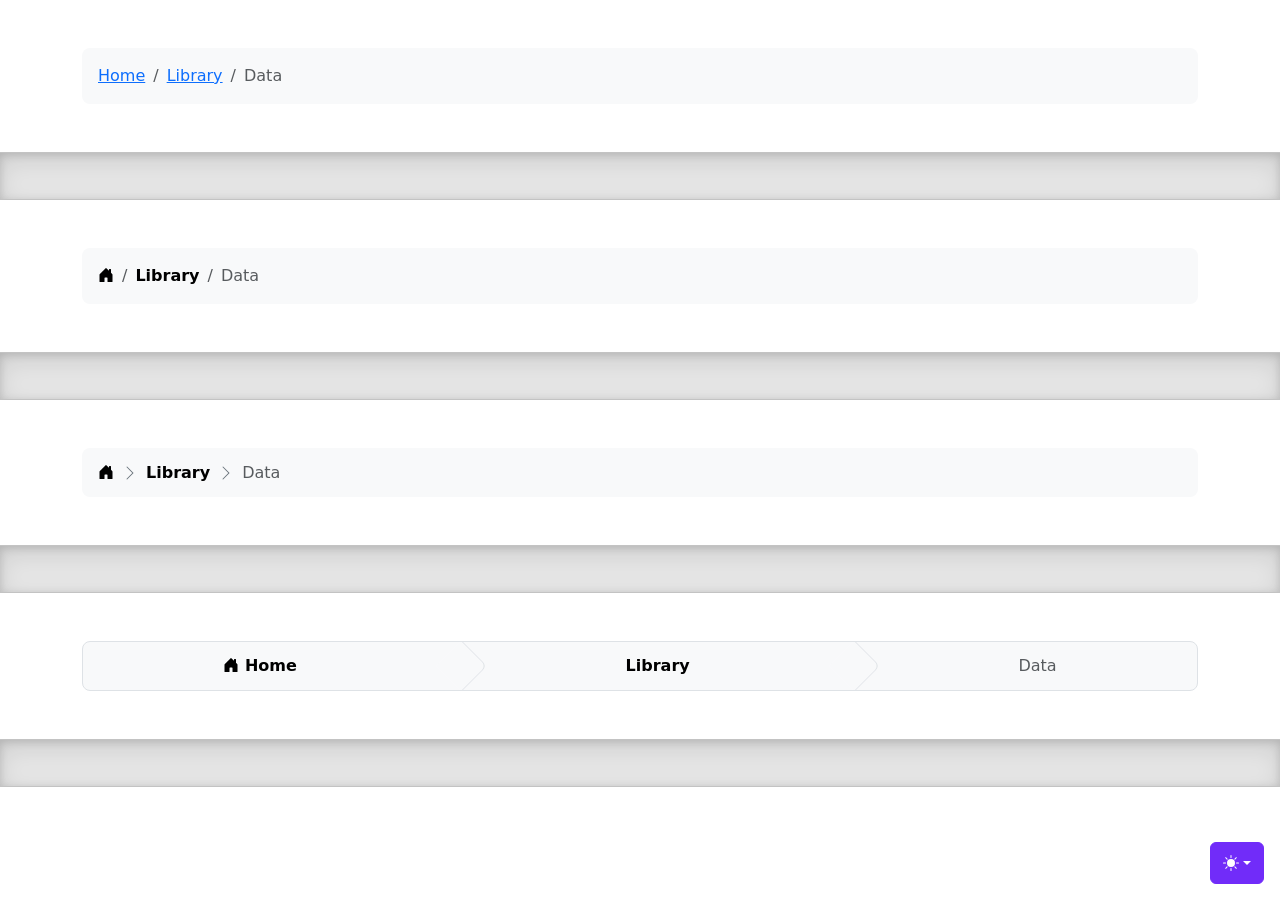
<file: Bootstrap/examples/breadcrumbs/index.html>
<!doctype html>
<html lang="en" data-bs-theme="auto">
  <head>
    <meta charset="utf-8" />
    <meta name="viewport" content="width=device-width, initial-scale=1" />
    <meta name="description" content="" />
    <meta
      name="author"
      content="Mark Otto, Jacob Thornton, and Bootstrap contributors"
    />
    <meta name="generator" content="Astro v5.13.2" />
    <title>Breadcrumbs · Bootstrap v5.3</title>
    <link
      rel="canonical"
      href="https://getbootstrap.com/docs/5.3/examples/breadcrumbs/"
    />
    <script src="../assets/js/color-modes.js"></script>
    <link href="../assets/dist/css/bootstrap.min.css" rel="stylesheet" />
    <meta name="theme-color" content="#712cf9" />
    <link href="breadcrumbs.css" rel="stylesheet" />
    <style>
      .bd-placeholder-img {
        font-size: 1.125rem;
        text-anchor: middle;
        -webkit-user-select: none;
        -moz-user-select: none;
        user-select: none;
      }
      @media (min-width: 768px) {
        .bd-placeholder-img-lg {
          font-size: 3.5rem;
        }
      }
      .b-example-divider {
        width: 100%;
        height: 3rem;
        background-color: #0000001a;
        border: solid rgba(0, 0, 0, 0.15);
        border-width: 1px 0;
        box-shadow:
          inset 0 0.5em 1.5em #0000001a,
          inset 0 0.125em 0.5em #00000026;
      }
      .b-example-vr {
        flex-shrink: 0;
        width: 1.5rem;
        height: 100vh;
      }
      .bi {
        vertical-align: -0.125em;
        fill: currentColor;
      }
      .nav-scroller {
        position: relative;
        z-index: 2;
        height: 2.75rem;
        overflow-y: hidden;
      }
      .nav-scroller .nav {
        display: flex;
        flex-wrap: nowrap;
        padding-bottom: 1rem;
        margin-top: -1px;
        overflow-x: auto;
        text-align: center;
        white-space: nowrap;
        -webkit-overflow-scrolling: touch;
      }
      .btn-bd-primary {
        --bd-violet-bg: #712cf9;
        --bd-violet-rgb: 112.520718, 44.062154, 249.437846;
        --bs-btn-font-weight: 600;
        --bs-btn-color: var(--bs-white);
        --bs-btn-bg: var(--bd-violet-bg);
        --bs-btn-border-color: var(--bd-violet-bg);
        --bs-btn-hover-color: var(--bs-white);
        --bs-btn-hover-bg: #6528e0;
        --bs-btn-hover-border-color: #6528e0;
        --bs-btn-focus-shadow-rgb: var(--bd-violet-rgb);
        --bs-btn-active-color: var(--bs-btn-hover-color);
        --bs-btn-active-bg: #5a23c8;
        --bs-btn-active-border-color: #5a23c8;
      }
      .bd-mode-toggle {
        z-index: 1500;
      }
      .bd-mode-toggle .bi {
        width: 1em;
        height: 1em;
      }
      .bd-mode-toggle .dropdown-menu .active .bi {
        display: block !important;
      }
    </style>
  </head>
  <body>
    <svg xmlns="http://www.w3.org/2000/svg" class="d-none">
      <symbol id="check2" viewBox="0 0 16 16">
        <path
          d="M13.854 3.646a.5.5 0 0 1 0 .708l-7 7a.5.5 0 0 1-.708 0l-3.5-3.5a.5.5 0 1 1 .708-.708L6.5 10.293l6.646-6.647a.5.5 0 0 1 .708 0z"
        ></path>
      </symbol>
      <symbol id="circle-half" viewBox="0 0 16 16">
        <path
          d="M8 15A7 7 0 1 0 8 1v14zm0 1A8 8 0 1 1 8 0a8 8 0 0 1 0 16z"
        ></path>
      </symbol>
      <symbol id="moon-stars-fill" viewBox="0 0 16 16">
        <path
          d="M6 .278a.768.768 0 0 1 .08.858 7.208 7.208 0 0 0-.878 3.46c0 4.021 3.278 7.277 7.318 7.277.527 0 1.04-.055 1.533-.16a.787.787 0 0 1 .81.316.733.733 0 0 1-.031.893A8.349 8.349 0 0 1 8.344 16C3.734 16 0 12.286 0 7.71 0 4.266 2.114 1.312 5.124.06A.752.752 0 0 1 6 .278z"
        ></path>
        <path
          d="M10.794 3.148a.217.217 0 0 1 .412 0l.387 1.162c.173.518.579.924 1.097 1.097l1.162.387a.217.217 0 0 1 0 .412l-1.162.387a1.734 1.734 0 0 0-1.097 1.097l-.387 1.162a.217.217 0 0 1-.412 0l-.387-1.162A1.734 1.734 0 0 0 9.31 6.593l-1.162-.387a.217.217 0 0 1 0-.412l1.162-.387a1.734 1.734 0 0 0 1.097-1.097l.387-1.162zM13.863.099a.145.145 0 0 1 .274 0l.258.774c.115.346.386.617.732.732l.774.258a.145.145 0 0 1 0 .274l-.774.258a1.156 1.156 0 0 0-.732.732l-.258.774a.145.145 0 0 1-.274 0l-.258-.774a1.156 1.156 0 0 0-.732-.732l-.774-.258a.145.145 0 0 1 0-.274l.774-.258c.346-.115.617-.386.732-.732L13.863.1z"
        ></path>
      </symbol>
      <symbol id="sun-fill" viewBox="0 0 16 16">
        <path
          d="M8 12a4 4 0 1 0 0-8 4 4 0 0 0 0 8zM8 0a.5.5 0 0 1 .5.5v2a.5.5 0 0 1-1 0v-2A.5.5 0 0 1 8 0zm0 13a.5.5 0 0 1 .5.5v2a.5.5 0 0 1-1 0v-2A.5.5 0 0 1 8 13zm8-5a.5.5 0 0 1-.5.5h-2a.5.5 0 0 1 0-1h2a.5.5 0 0 1 .5.5zM3 8a.5.5 0 0 1-.5.5h-2a.5.5 0 0 1 0-1h2A.5.5 0 0 1 3 8zm10.657-5.657a.5.5 0 0 1 0 .707l-1.414 1.415a.5.5 0 1 1-.707-.708l1.414-1.414a.5.5 0 0 1 .707 0zm-9.193 9.193a.5.5 0 0 1 0 .707L3.05 13.657a.5.5 0 0 1-.707-.707l1.414-1.414a.5.5 0 0 1 .707 0zm9.193 2.121a.5.5 0 0 1-.707 0l-1.414-1.414a.5.5 0 0 1 .707-.707l1.414 1.414a.5.5 0 0 1 0 .707zM4.464 4.465a.5.5 0 0 1-.707 0L2.343 3.05a.5.5 0 1 1 .707-.707l1.414 1.414a.5.5 0 0 1 0 .708z"
        ></path>
      </symbol>
    </svg>
    <div
      class="dropdown position-fixed bottom-0 end-0 mb-3 me-3 bd-mode-toggle"
    >
      <button
        class="btn btn-bd-primary py-2 dropdown-toggle d-flex align-items-center"
        id="bd-theme"
        type="button"
        aria-expanded="false"
        data-bs-toggle="dropdown"
        aria-label="Toggle theme (auto)"
      >
        <svg class="bi my-1 theme-icon-active" aria-hidden="true">
          <use href="#circle-half"></use>
        </svg>
        <span class="visually-hidden" id="bd-theme-text">Toggle theme</span>
      </button>
      <ul
        class="dropdown-menu dropdown-menu-end shadow"
        aria-labelledby="bd-theme-text"
      >
        <li>
          <button
            type="button"
            class="dropdown-item d-flex align-items-center"
            data-bs-theme-value="light"
            aria-pressed="false"
          >
            <svg class="bi me-2 opacity-50" aria-hidden="true">
              <use href="#sun-fill"></use>
            </svg>
            Light
            <svg class="bi ms-auto d-none" aria-hidden="true">
              <use href="#check2"></use>
            </svg>
          </button>
        </li>
        <li>
          <button
            type="button"
            class="dropdown-item d-flex align-items-center"
            data-bs-theme-value="dark"
            aria-pressed="false"
          >
            <svg class="bi me-2 opacity-50" aria-hidden="true">
              <use href="#moon-stars-fill"></use>
            </svg>
            Dark
            <svg class="bi ms-auto d-none" aria-hidden="true">
              <use href="#check2"></use>
            </svg>
          </button>
        </li>
        <li>
          <button
            type="button"
            class="dropdown-item d-flex align-items-center active"
            data-bs-theme-value="auto"
            aria-pressed="true"
          >
            <svg class="bi me-2 opacity-50" aria-hidden="true">
              <use href="#circle-half"></use>
            </svg>
            Auto
            <svg class="bi ms-auto d-none" aria-hidden="true">
              <use href="#check2"></use>
            </svg>
          </button>
        </li>
      </ul>
    </div>
    <svg xmlns="http://www.w3.org/2000/svg" class="d-none">
      <symbol id="house-door-fill" viewBox="0 0 16 16">
        <path
          d="M6.5 14.5v-3.505c0-.245.25-.495.5-.495h2c.25 0 .5.25.5.5v3.5a.5.5 0 0 0 .5.5h4a.5.5 0 0 0 .5-.5v-7a.5.5 0 0 0-.146-.354L13 5.793V2.5a.5.5 0 0 0-.5-.5h-1a.5.5 0 0 0-.5.5v1.293L8.354 1.146a.5.5 0 0 0-.708 0l-6 6A.5.5 0 0 0 1.5 7.5v7a.5.5 0 0 0 .5.5h4a.5.5 0 0 0 .5-.5z"
        ></path>
      </symbol>
    </svg>
    <div class="container my-5">
      <nav aria-label="breadcrumb">
        <ol class="breadcrumb p-3 bg-body-tertiary rounded-3">
          <li class="breadcrumb-item"><a href="#">Home</a></li>
          <li class="breadcrumb-item"><a href="#">Library</a></li>
          <li class="breadcrumb-item active" aria-current="page">Data</li>
        </ol>
      </nav>
    </div>
    <div class="b-example-divider"></div>
    <div class="container my-5">
      <nav aria-label="breadcrumb">
        <ol class="breadcrumb p-3 bg-body-tertiary rounded-3">
          <li class="breadcrumb-item">
            <a class="link-body-emphasis" href="#">
              <svg class="bi" width="16" height="16" aria-hidden="true">
                <use xlink:href="#house-door-fill"></use>
              </svg>
              <span class="visually-hidden">Home</span>
            </a>
          </li>
          <li class="breadcrumb-item">
            <a
              class="link-body-emphasis fw-semibold text-decoration-none"
              href="#"
              >Library</a
            >
          </li>
          <li class="breadcrumb-item active" aria-current="page">Data</li>
        </ol>
      </nav>
    </div>
    <div class="b-example-divider"></div>
    <div class="container my-5">
      <nav aria-label="breadcrumb">
        <ol
          class="breadcrumb breadcrumb-chevron p-3 bg-body-tertiary rounded-3"
        >
          <li class="breadcrumb-item">
            <a class="link-body-emphasis" href="#">
              <svg class="bi" width="16" height="16" aria-hidden="true">
                <use xlink:href="#house-door-fill"></use>
              </svg>
              <span class="visually-hidden">Home</span>
            </a>
          </li>
          <li class="breadcrumb-item">
            <a
              class="link-body-emphasis fw-semibold text-decoration-none"
              href="#"
              >Library</a
            >
          </li>
          <li class="breadcrumb-item active" aria-current="page">Data</li>
        </ol>
      </nav>
    </div>
    <div class="b-example-divider"></div>
    <div class="container my-5">
      <nav aria-label="breadcrumb">
        <ol
          class="breadcrumb breadcrumb-custom overflow-hidden text-center bg-body-tertiary border rounded-3"
        >
          <li class="breadcrumb-item">
            <a
              class="link-body-emphasis fw-semibold text-decoration-none"
              href="#"
            >
              <svg class="bi" width="16" height="16" aria-hidden="true">
                <use xlink:href="#house-door-fill"></use>
              </svg>
              Home
            </a>
          </li>
          <li class="breadcrumb-item">
            <a
              class="link-body-emphasis fw-semibold text-decoration-none"
              href="#"
              >Library</a
            >
          </li>
          <li class="breadcrumb-item active" aria-current="page">Data</li>
        </ol>
      </nav>
    </div>
    <div class="b-example-divider"></div>
    <script
      src="../assets/dist/js/bootstrap.bundle.min.js"
      class="astro-vvvwv3sm"
    ></script>
  </body>
</html>
</file>
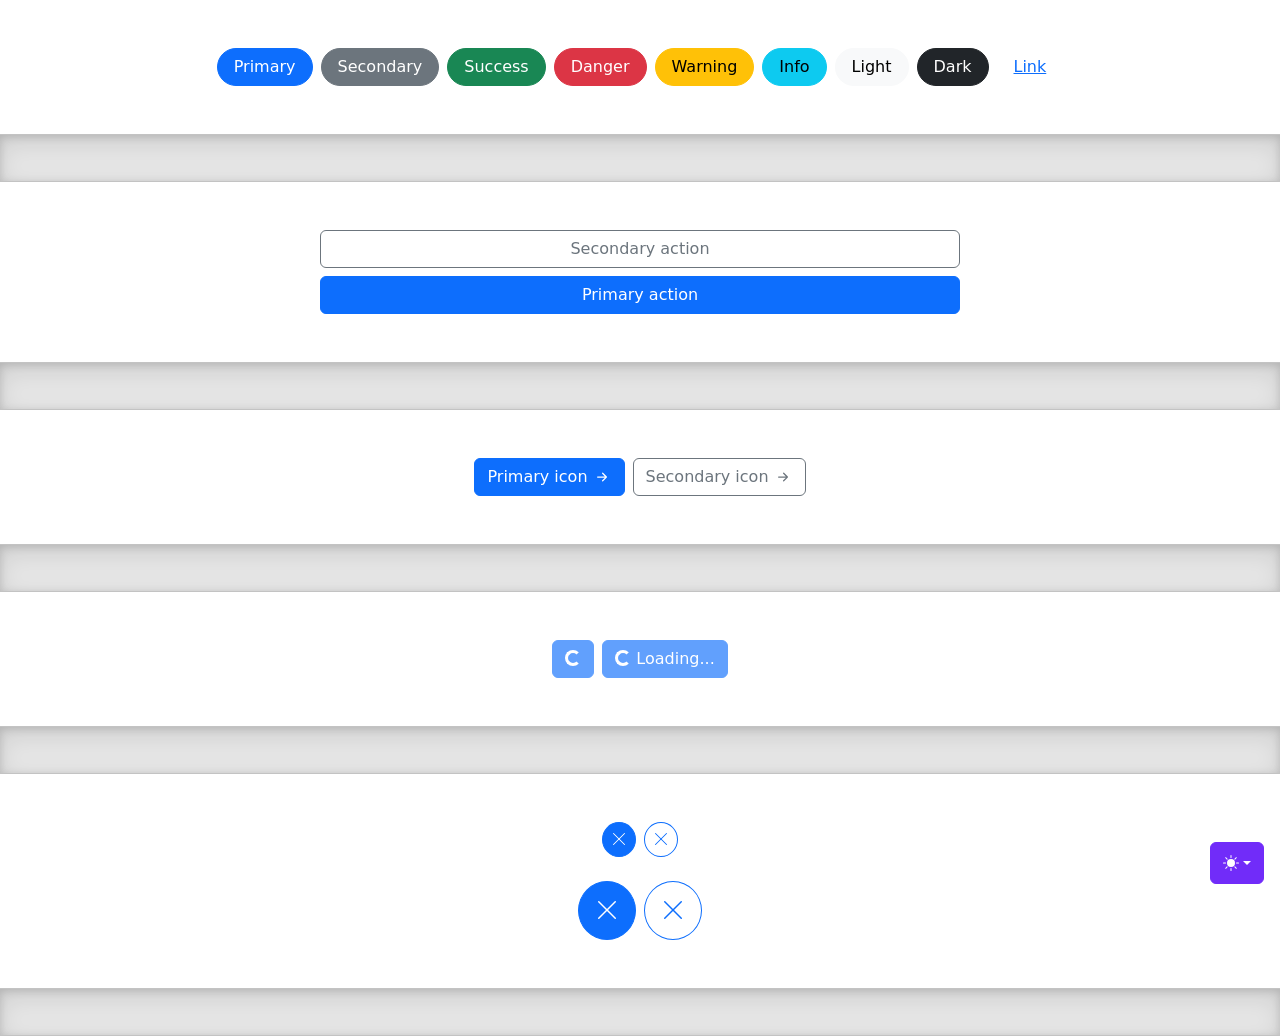
<file: Bootstrap/examples/buttons/index.html>
<!doctype html>
<html lang="en" data-bs-theme="auto">
  <head>
    <meta charset="utf-8" />
    <meta name="viewport" content="width=device-width, initial-scale=1" />
    <meta name="description" content="" />
    <meta
      name="author"
      content="Mark Otto, Jacob Thornton, and Bootstrap contributors"
    />
    <meta name="generator" content="Astro v5.13.2" />
    <title>Buttons · Bootstrap v5.3</title>
    <link
      rel="canonical"
      href="https://getbootstrap.com/docs/5.3/examples/buttons/"
    />
    <script src="../assets/js/color-modes.js"></script>
    <link href="../assets/dist/css/bootstrap.min.css" rel="stylesheet" />
    <meta name="theme-color" content="#712cf9" />
    <style>
      .bd-placeholder-img {
        font-size: 1.125rem;
        text-anchor: middle;
        -webkit-user-select: none;
        -moz-user-select: none;
        user-select: none;
      }
      @media (min-width: 768px) {
        .bd-placeholder-img-lg {
          font-size: 3.5rem;
        }
      }
      .b-example-divider {
        width: 100%;
        height: 3rem;
        background-color: #0000001a;
        border: solid rgba(0, 0, 0, 0.15);
        border-width: 1px 0;
        box-shadow:
          inset 0 0.5em 1.5em #0000001a,
          inset 0 0.125em 0.5em #00000026;
      }
      .b-example-vr {
        flex-shrink: 0;
        width: 1.5rem;
        height: 100vh;
      }
      .bi {
        vertical-align: -0.125em;
        fill: currentColor;
      }
      .nav-scroller {
        position: relative;
        z-index: 2;
        height: 2.75rem;
        overflow-y: hidden;
      }
      .nav-scroller .nav {
        display: flex;
        flex-wrap: nowrap;
        padding-bottom: 1rem;
        margin-top: -1px;
        overflow-x: auto;
        text-align: center;
        white-space: nowrap;
        -webkit-overflow-scrolling: touch;
      }
      .btn-bd-primary {
        --bd-violet-bg: #712cf9;
        --bd-violet-rgb: 112.520718, 44.062154, 249.437846;
        --bs-btn-font-weight: 600;
        --bs-btn-color: var(--bs-white);
        --bs-btn-bg: var(--bd-violet-bg);
        --bs-btn-border-color: var(--bd-violet-bg);
        --bs-btn-hover-color: var(--bs-white);
        --bs-btn-hover-bg: #6528e0;
        --bs-btn-hover-border-color: #6528e0;
        --bs-btn-focus-shadow-rgb: var(--bd-violet-rgb);
        --bs-btn-active-color: var(--bs-btn-hover-color);
        --bs-btn-active-bg: #5a23c8;
        --bs-btn-active-border-color: #5a23c8;
      }
      .bd-mode-toggle {
        z-index: 1500;
      }
      .bd-mode-toggle .bi {
        width: 1em;
        height: 1em;
      }
      .bd-mode-toggle .dropdown-menu .active .bi {
        display: block !important;
      }
    </style>
  </head>
  <body>
    <svg xmlns="http://www.w3.org/2000/svg" class="d-none">
      <symbol id="check2" viewBox="0 0 16 16">
        <path
          d="M13.854 3.646a.5.5 0 0 1 0 .708l-7 7a.5.5 0 0 1-.708 0l-3.5-3.5a.5.5 0 1 1 .708-.708L6.5 10.293l6.646-6.647a.5.5 0 0 1 .708 0z"
        ></path>
      </symbol>
      <symbol id="circle-half" viewBox="0 0 16 16">
        <path
          d="M8 15A7 7 0 1 0 8 1v14zm0 1A8 8 0 1 1 8 0a8 8 0 0 1 0 16z"
        ></path>
      </symbol>
      <symbol id="moon-stars-fill" viewBox="0 0 16 16">
        <path
          d="M6 .278a.768.768 0 0 1 .08.858 7.208 7.208 0 0 0-.878 3.46c0 4.021 3.278 7.277 7.318 7.277.527 0 1.04-.055 1.533-.16a.787.787 0 0 1 .81.316.733.733 0 0 1-.031.893A8.349 8.349 0 0 1 8.344 16C3.734 16 0 12.286 0 7.71 0 4.266 2.114 1.312 5.124.06A.752.752 0 0 1 6 .278z"
        ></path>
        <path
          d="M10.794 3.148a.217.217 0 0 1 .412 0l.387 1.162c.173.518.579.924 1.097 1.097l1.162.387a.217.217 0 0 1 0 .412l-1.162.387a1.734 1.734 0 0 0-1.097 1.097l-.387 1.162a.217.217 0 0 1-.412 0l-.387-1.162A1.734 1.734 0 0 0 9.31 6.593l-1.162-.387a.217.217 0 0 1 0-.412l1.162-.387a1.734 1.734 0 0 0 1.097-1.097l.387-1.162zM13.863.099a.145.145 0 0 1 .274 0l.258.774c.115.346.386.617.732.732l.774.258a.145.145 0 0 1 0 .274l-.774.258a1.156 1.156 0 0 0-.732.732l-.258.774a.145.145 0 0 1-.274 0l-.258-.774a1.156 1.156 0 0 0-.732-.732l-.774-.258a.145.145 0 0 1 0-.274l.774-.258c.346-.115.617-.386.732-.732L13.863.1z"
        ></path>
      </symbol>
      <symbol id="sun-fill" viewBox="0 0 16 16">
        <path
          d="M8 12a4 4 0 1 0 0-8 4 4 0 0 0 0 8zM8 0a.5.5 0 0 1 .5.5v2a.5.5 0 0 1-1 0v-2A.5.5 0 0 1 8 0zm0 13a.5.5 0 0 1 .5.5v2a.5.5 0 0 1-1 0v-2A.5.5 0 0 1 8 13zm8-5a.5.5 0 0 1-.5.5h-2a.5.5 0 0 1 0-1h2a.5.5 0 0 1 .5.5zM3 8a.5.5 0 0 1-.5.5h-2a.5.5 0 0 1 0-1h2A.5.5 0 0 1 3 8zm10.657-5.657a.5.5 0 0 1 0 .707l-1.414 1.415a.5.5 0 1 1-.707-.708l1.414-1.414a.5.5 0 0 1 .707 0zm-9.193 9.193a.5.5 0 0 1 0 .707L3.05 13.657a.5.5 0 0 1-.707-.707l1.414-1.414a.5.5 0 0 1 .707 0zm9.193 2.121a.5.5 0 0 1-.707 0l-1.414-1.414a.5.5 0 0 1 .707-.707l1.414 1.414a.5.5 0 0 1 0 .707zM4.464 4.465a.5.5 0 0 1-.707 0L2.343 3.05a.5.5 0 1 1 .707-.707l1.414 1.414a.5.5 0 0 1 0 .708z"
        ></path>
      </symbol>
    </svg>
    <div
      class="dropdown position-fixed bottom-0 end-0 mb-3 me-3 bd-mode-toggle"
    >
      <button
        class="btn btn-bd-primary py-2 dropdown-toggle d-flex align-items-center"
        id="bd-theme"
        type="button"
        aria-expanded="false"
        data-bs-toggle="dropdown"
        aria-label="Toggle theme (auto)"
      >
        <svg class="bi my-1 theme-icon-active" aria-hidden="true">
          <use href="#circle-half"></use>
        </svg>
        <span class="visually-hidden" id="bd-theme-text">Toggle theme</span>
      </button>
      <ul
        class="dropdown-menu dropdown-menu-end shadow"
        aria-labelledby="bd-theme-text"
      >
        <li>
          <button
            type="button"
            class="dropdown-item d-flex align-items-center"
            data-bs-theme-value="light"
            aria-pressed="false"
          >
            <svg class="bi me-2 opacity-50" aria-hidden="true">
              <use href="#sun-fill"></use>
            </svg>
            Light
            <svg class="bi ms-auto d-none" aria-hidden="true">
              <use href="#check2"></use>
            </svg>
          </button>
        </li>
        <li>
          <button
            type="button"
            class="dropdown-item d-flex align-items-center"
            data-bs-theme-value="dark"
            aria-pressed="false"
          >
            <svg class="bi me-2 opacity-50" aria-hidden="true">
              <use href="#moon-stars-fill"></use>
            </svg>
            Dark
            <svg class="bi ms-auto d-none" aria-hidden="true">
              <use href="#check2"></use>
            </svg>
          </button>
        </li>
        <li>
          <button
            type="button"
            class="dropdown-item d-flex align-items-center active"
            data-bs-theme-value="auto"
            aria-pressed="true"
          >
            <svg class="bi me-2 opacity-50" aria-hidden="true">
              <use href="#circle-half"></use>
            </svg>
            Auto
            <svg class="bi ms-auto d-none" aria-hidden="true">
              <use href="#check2"></use>
            </svg>
          </button>
        </li>
      </ul>
    </div>
    <svg xmlns="http://www.w3.org/2000/svg" class="d-none">
      <symbol id="arrow-right-short" viewBox="0 0 16 16">
        <path
          fill-rule="evenodd"
          d="M4 8a.5.5 0 0 1 .5-.5h5.793L8.146 5.354a.5.5 0 1 1 .708-.708l3 3a.5.5 0 0 1 0 .708l-3 3a.5.5 0 0 1-.708-.708L10.293 8.5H4.5A.5.5 0 0 1 4 8z"
        ></path>
      </symbol>
      <symbol id="x-lg" viewBox="0 0 16 16">
        <path
          fill-rule="evenodd"
          d="M13.854 2.146a.5.5 0 0 1 0 .708l-11 11a.5.5 0 0 1-.708-.708l11-11a.5.5 0 0 1 .708 0Z"
        ></path>
        <path
          fill-rule="evenodd"
          d="M2.146 2.146a.5.5 0 0 0 0 .708l11 11a.5.5 0 0 0 .708-.708l-11-11a.5.5 0 0 0-.708 0Z"
        ></path>
      </symbol>
    </svg>
    <div class="d-flex gap-2 justify-content-center py-5">
      <button class="btn btn-primary rounded-pill px-3" type="button">
        Primary
      </button>
      <button class="btn btn-secondary rounded-pill px-3" type="button">
        Secondary
      </button>
      <button class="btn btn-success rounded-pill px-3" type="button">
        Success
      </button>
      <button class="btn btn-danger rounded-pill px-3" type="button">
        Danger
      </button>
      <button class="btn btn-warning rounded-pill px-3" type="button">
        Warning
      </button>
      <button class="btn btn-info rounded-pill px-3" type="button">Info</button>
      <button class="btn btn-light rounded-pill px-3" type="button">
        Light
      </button>
      <button class="btn btn-dark rounded-pill px-3" type="button">Dark</button>
      <button class="btn btn-link rounded-pill px-3" type="button">Link</button>
    </div>
    <div class="b-example-divider"></div>
    <div class="col-lg-6 col-xxl-4 my-5 mx-auto">
      <div class="d-grid gap-2">
        <button class="btn btn-outline-secondary" type="button">
          Secondary action
        </button>
        <button class="btn btn-primary" type="button">Primary action</button>
      </div>
    </div>
    <div class="b-example-divider"></div>
    <div class="d-flex gap-2 justify-content-center py-5">
      <button
        class="btn btn-primary d-inline-flex align-items-center"
        type="button"
      >
        Primary icon
        <svg class="bi ms-1" width="20" height="20" aria-hidden="true">
          <use xlink:href="#arrow-right-short"></use>
        </svg>
      </button>
      <button
        class="btn btn-outline-secondary d-inline-flex align-items-center"
        type="button"
      >
        Secondary icon
        <svg class="bi ms-1" width="20" height="20" aria-hidden="true">
          <use xlink:href="#arrow-right-short"></use>
        </svg>
      </button>
    </div>
    <div class="b-example-divider"></div>
    <div class="d-flex gap-2 justify-content-center py-5">
      <button class="btn btn-primary" type="button" disabled>
        <span
          class="spinner-border spinner-border-sm"
          aria-hidden="true"
        ></span>
        <span class="visually-hidden" role="status">Loading...</span>
      </button>
      <button class="btn btn-primary" type="button" disabled>
        <span
          class="spinner-border spinner-border-sm"
          aria-hidden="true"
        ></span>
        <span role="status">Loading...</span>
      </button>
    </div>
    <div class="b-example-divider"></div>
    <div class="d-flex gap-2 justify-content-center pt-5 pb-4">
      <button class="btn btn-primary rounded-circle p-2 lh-1" type="button">
        <svg class="bi" width="16" height="16" aria-hidden="true">
          <use xlink:href="#x-lg"></use>
        </svg>
        <span class="visually-hidden">Dismiss</span>
      </button>
      <button
        class="btn btn-outline-primary rounded-circle p-2 lh-1"
        type="button"
      >
        <svg class="bi" width="16" height="16" aria-hidden="true">
          <use xlink:href="#x-lg"></use>
        </svg>
        <span class="visually-hidden">Dismiss</span>
      </button>
    </div>
    <div class="d-flex gap-2 justify-content-center pb-5">
      <button class="btn btn-primary rounded-circle p-3 lh-1" type="button">
        <svg class="bi" width="24" height="24" aria-hidden="true">
          <use xlink:href="#x-lg"></use>
        </svg>
        <span class="visually-hidden">Dismiss</span>
      </button>
      <button
        class="btn btn-outline-primary rounded-circle p-3 lh-1"
        type="button"
      >
        <svg class="bi" width="24" height="24" aria-hidden="true">
          <use xlink:href="#x-lg"></use>
        </svg>
        <span class="visually-hidden">Dismiss</span>
      </button>
    </div>
    <div class="b-example-divider"></div>
    <script
      src="../assets/dist/js/bootstrap.bundle.min.js"
      class="astro-vvvwv3sm"
    ></script>
  </body>
</html>
</file>
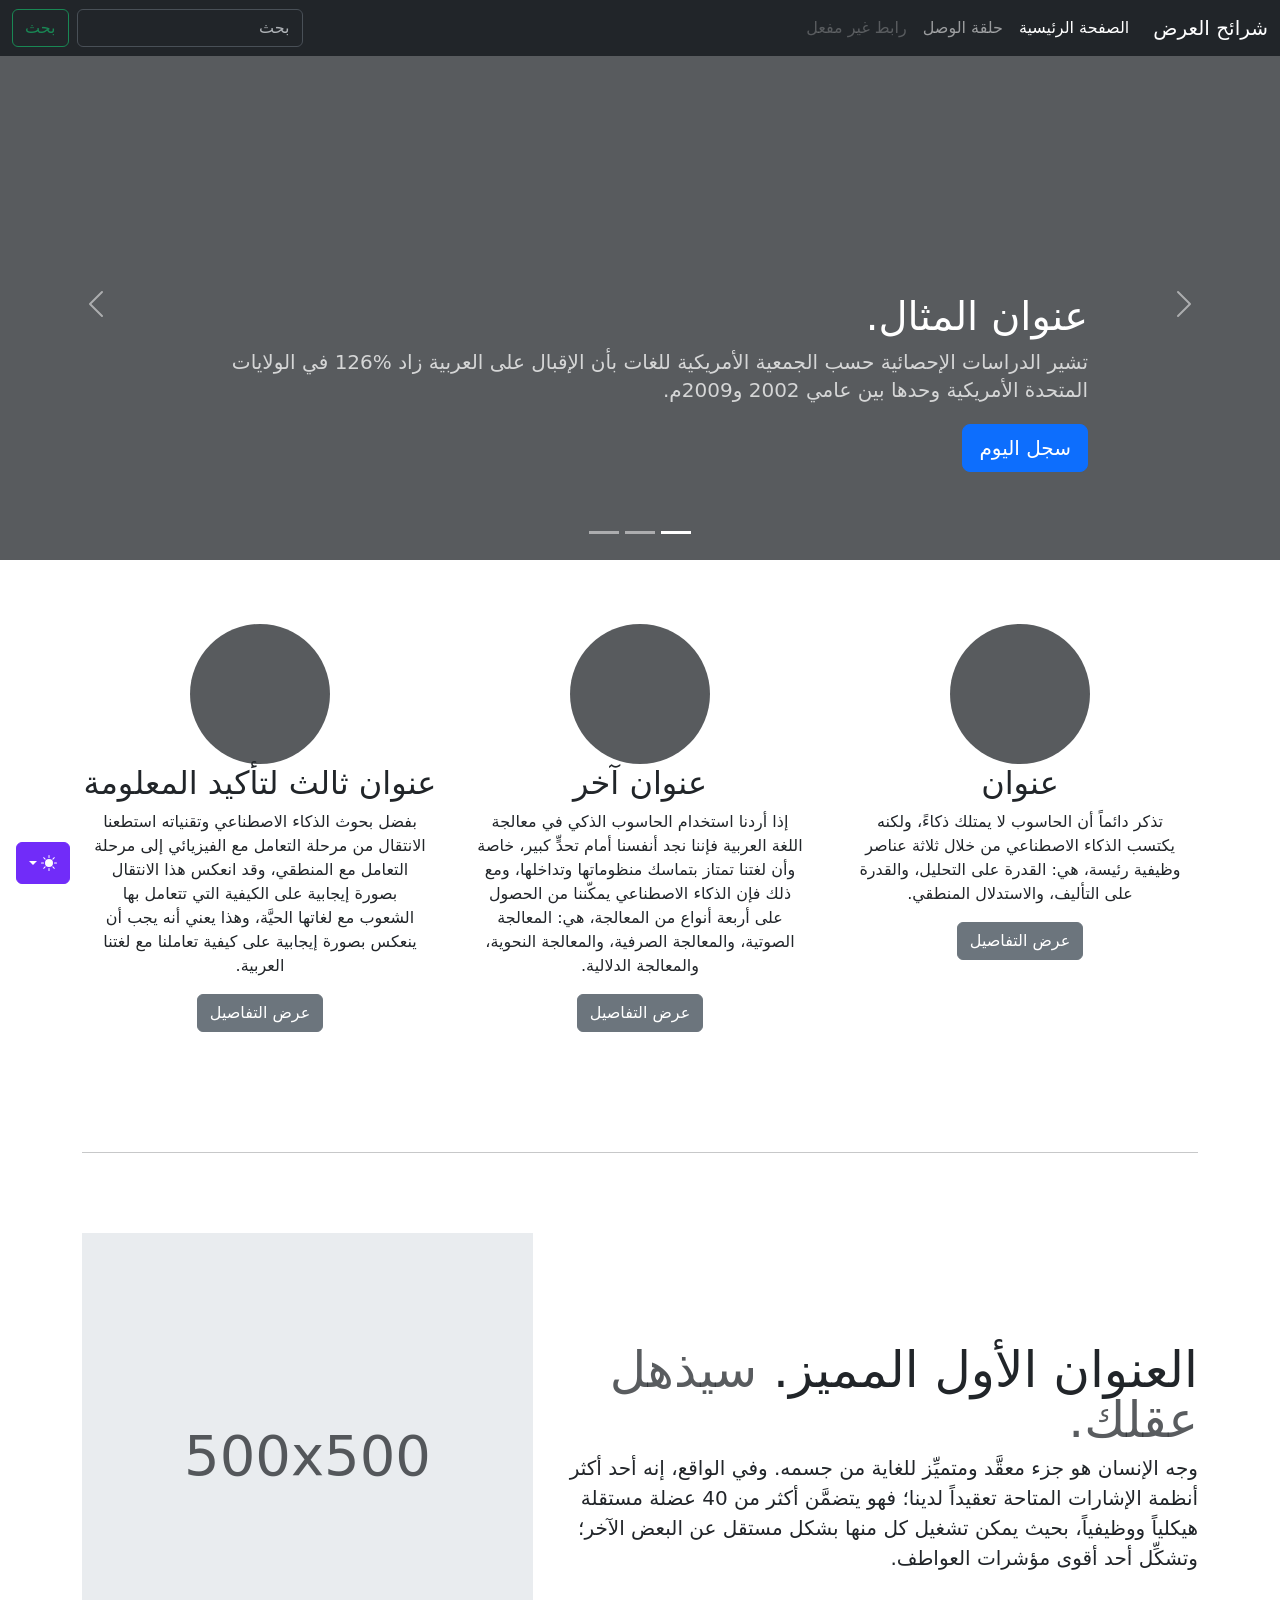
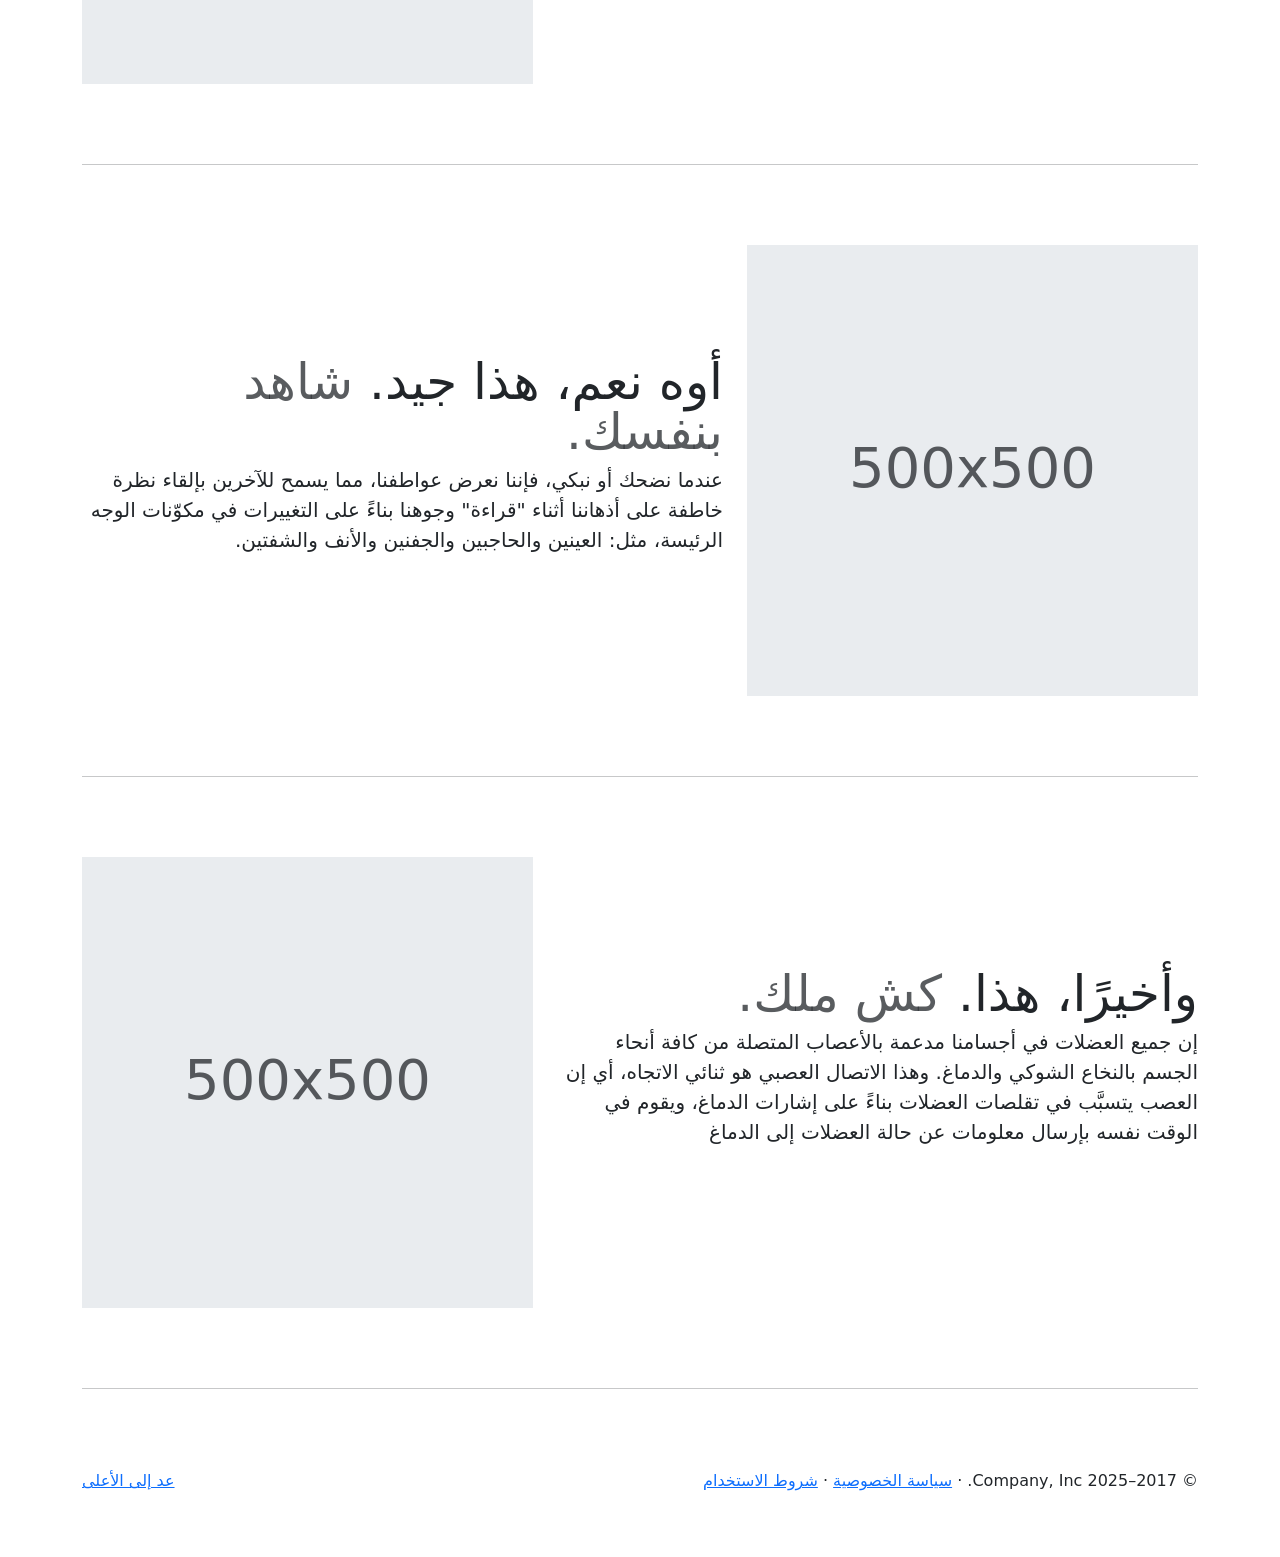
<file: Bootstrap/examples/carousel-rtl/index.html>
<!doctype html>
<html lang="ar" dir="rtl" data-bs-theme="auto">
  <head>
    <meta charset="utf-8" />
    <meta name="viewport" content="width=device-width, initial-scale=1" />
    <meta name="description" content="" />
    <meta
      name="author"
      content="Mark Otto, Jacob Thornton, and Bootstrap contributors"
    />
    <meta name="generator" content="Astro v5.13.2" />
    <title>قالب شرائح العرض · Bootstrap v5.3</title>
    <link
      rel="canonical"
      href="https://getbootstrap.com/docs/5.3/examples/carousel-rtl/"
    />
    <script src="../assets/js/color-modes.js"></script>
    <link href="../assets/dist/css/bootstrap.rtl.min.css" rel="stylesheet" />
    <meta name="theme-color" content="#712cf9" />
    <link href="../carousel/carousel.rtl.css" rel="stylesheet" />
    <style>
      .bd-placeholder-img {
        font-size: 1.125rem;
        text-anchor: middle;
        -webkit-user-select: none;
        -moz-user-select: none;
        user-select: none;
      }
      @media (min-width: 768px) {
        .bd-placeholder-img-lg {
          font-size: 3.5rem;
        }
      }
      .b-example-divider {
        width: 100%;
        height: 3rem;
        background-color: #0000001a;
        border: solid rgba(0, 0, 0, 0.15);
        border-width: 1px 0;
        box-shadow:
          inset 0 0.5em 1.5em #0000001a,
          inset 0 0.125em 0.5em #00000026;
      }
      .b-example-vr {
        flex-shrink: 0;
        width: 1.5rem;
        height: 100vh;
      }
      .bi {
        vertical-align: -0.125em;
        fill: currentColor;
      }
      .nav-scroller {
        position: relative;
        z-index: 2;
        height: 2.75rem;
        overflow-y: hidden;
      }
      .nav-scroller .nav {
        display: flex;
        flex-wrap: nowrap;
        padding-bottom: 1rem;
        margin-top: -1px;
        overflow-x: auto;
        text-align: center;
        white-space: nowrap;
        -webkit-overflow-scrolling: touch;
      }
      .btn-bd-primary {
        --bd-violet-bg: #712cf9;
        --bd-violet-rgb: 112.520718, 44.062154, 249.437846;
        --bs-btn-font-weight: 600;
        --bs-btn-color: var(--bs-white);
        --bs-btn-bg: var(--bd-violet-bg);
        --bs-btn-border-color: var(--bd-violet-bg);
        --bs-btn-hover-color: var(--bs-white);
        --bs-btn-hover-bg: #6528e0;
        --bs-btn-hover-border-color: #6528e0;
        --bs-btn-focus-shadow-rgb: var(--bd-violet-rgb);
        --bs-btn-active-color: var(--bs-btn-hover-color);
        --bs-btn-active-bg: #5a23c8;
        --bs-btn-active-border-color: #5a23c8;
      }
      .bd-mode-toggle {
        z-index: 1500;
      }
      .bd-mode-toggle .bi {
        width: 1em;
        height: 1em;
      }
      .bd-mode-toggle .dropdown-menu .active .bi {
        display: block !important;
      }
    </style>
  </head>
  <body>
    <svg xmlns="http://www.w3.org/2000/svg" class="d-none">
      <symbol id="check2" viewBox="0 0 16 16">
        <path
          d="M13.854 3.646a.5.5 0 0 1 0 .708l-7 7a.5.5 0 0 1-.708 0l-3.5-3.5a.5.5 0 1 1 .708-.708L6.5 10.293l6.646-6.647a.5.5 0 0 1 .708 0z"
        ></path>
      </symbol>
      <symbol id="circle-half" viewBox="0 0 16 16">
        <path
          d="M8 15A7 7 0 1 0 8 1v14zm0 1A8 8 0 1 1 8 0a8 8 0 0 1 0 16z"
        ></path>
      </symbol>
      <symbol id="moon-stars-fill" viewBox="0 0 16 16">
        <path
          d="M6 .278a.768.768 0 0 1 .08.858 7.208 7.208 0 0 0-.878 3.46c0 4.021 3.278 7.277 7.318 7.277.527 0 1.04-.055 1.533-.16a.787.787 0 0 1 .81.316.733.733 0 0 1-.031.893A8.349 8.349 0 0 1 8.344 16C3.734 16 0 12.286 0 7.71 0 4.266 2.114 1.312 5.124.06A.752.752 0 0 1 6 .278z"
        ></path>
        <path
          d="M10.794 3.148a.217.217 0 0 1 .412 0l.387 1.162c.173.518.579.924 1.097 1.097l1.162.387a.217.217 0 0 1 0 .412l-1.162.387a1.734 1.734 0 0 0-1.097 1.097l-.387 1.162a.217.217 0 0 1-.412 0l-.387-1.162A1.734 1.734 0 0 0 9.31 6.593l-1.162-.387a.217.217 0 0 1 0-.412l1.162-.387a1.734 1.734 0 0 0 1.097-1.097l.387-1.162zM13.863.099a.145.145 0 0 1 .274 0l.258.774c.115.346.386.617.732.732l.774.258a.145.145 0 0 1 0 .274l-.774.258a1.156 1.156 0 0 0-.732.732l-.258.774a.145.145 0 0 1-.274 0l-.258-.774a1.156 1.156 0 0 0-.732-.732l-.774-.258a.145.145 0 0 1 0-.274l.774-.258c.346-.115.617-.386.732-.732L13.863.1z"
        ></path>
      </symbol>
      <symbol id="sun-fill" viewBox="0 0 16 16">
        <path
          d="M8 12a4 4 0 1 0 0-8 4 4 0 0 0 0 8zM8 0a.5.5 0 0 1 .5.5v2a.5.5 0 0 1-1 0v-2A.5.5 0 0 1 8 0zm0 13a.5.5 0 0 1 .5.5v2a.5.5 0 0 1-1 0v-2A.5.5 0 0 1 8 13zm8-5a.5.5 0 0 1-.5.5h-2a.5.5 0 0 1 0-1h2a.5.5 0 0 1 .5.5zM3 8a.5.5 0 0 1-.5.5h-2a.5.5 0 0 1 0-1h2A.5.5 0 0 1 3 8zm10.657-5.657a.5.5 0 0 1 0 .707l-1.414 1.415a.5.5 0 1 1-.707-.708l1.414-1.414a.5.5 0 0 1 .707 0zm-9.193 9.193a.5.5 0 0 1 0 .707L3.05 13.657a.5.5 0 0 1-.707-.707l1.414-1.414a.5.5 0 0 1 .707 0zm9.193 2.121a.5.5 0 0 1-.707 0l-1.414-1.414a.5.5 0 0 1 .707-.707l1.414 1.414a.5.5 0 0 1 0 .707zM4.464 4.465a.5.5 0 0 1-.707 0L2.343 3.05a.5.5 0 1 1 .707-.707l1.414 1.414a.5.5 0 0 1 0 .708z"
        ></path>
      </symbol>
    </svg>
    <div
      class="dropdown position-fixed bottom-0 end-0 mb-3 me-3 bd-mode-toggle"
    >
      <button
        class="btn btn-bd-primary py-2 dropdown-toggle d-flex align-items-center"
        id="bd-theme"
        type="button"
        aria-expanded="false"
        data-bs-toggle="dropdown"
        aria-label="Toggle theme (auto)"
      >
        <svg class="bi my-1 theme-icon-active" aria-hidden="true">
          <use href="#circle-half"></use>
        </svg>
        <span class="visually-hidden" id="bd-theme-text">Toggle theme</span>
      </button>
      <ul
        class="dropdown-menu dropdown-menu-end shadow"
        aria-labelledby="bd-theme-text"
      >
        <li>
          <button
            type="button"
            class="dropdown-item d-flex align-items-center"
            data-bs-theme-value="light"
            aria-pressed="false"
          >
            <svg class="bi me-2 opacity-50" aria-hidden="true">
              <use href="#sun-fill"></use>
            </svg>
            Light
            <svg class="bi ms-auto d-none" aria-hidden="true">
              <use href="#check2"></use>
            </svg>
          </button>
        </li>
        <li>
          <button
            type="button"
            class="dropdown-item d-flex align-items-center"
            data-bs-theme-value="dark"
            aria-pressed="false"
          >
            <svg class="bi me-2 opacity-50" aria-hidden="true">
              <use href="#moon-stars-fill"></use>
            </svg>
            Dark
            <svg class="bi ms-auto d-none" aria-hidden="true">
              <use href="#check2"></use>
            </svg>
          </button>
        </li>
        <li>
          <button
            type="button"
            class="dropdown-item d-flex align-items-center active"
            data-bs-theme-value="auto"
            aria-pressed="true"
          >
            <svg class="bi me-2 opacity-50" aria-hidden="true">
              <use href="#circle-half"></use>
            </svg>
            Auto
            <svg class="bi ms-auto d-none" aria-hidden="true">
              <use href="#check2"></use>
            </svg>
          </button>
        </li>
      </ul>
    </div>
    <header data-bs-theme="dark">
      <nav class="navbar navbar-expand-md navbar-dark fixed-top bg-dark">
        <div class="container-fluid">
          <a class="navbar-brand" href="#">شرائح العرض</a>
          <button
            class="navbar-toggler"
            type="button"
            data-bs-toggle="collapse"
            data-bs-target="#navbarCollapse"
            aria-controls="navbarCollapse"
            aria-expanded="false"
            aria-label="تبديل التنقل"
          >
            <span class="navbar-toggler-icon"></span>
          </button>
          <div class="collapse navbar-collapse" id="navbarCollapse">
            <ul class="navbar-nav me-auto mb-2 mb-md-0">
              <li class="nav-item">
                <a class="nav-link active" aria-current="page" href="#"
                  >الصفحة الرئيسية</a
                >
              </li>
              <li class="nav-item">
                <a class="nav-link" href="#">حلقة الوصل</a>
              </li>
              <li class="nav-item">
                <a class="nav-link disabled" aria-disabled="true"
                  >رابط غير مفعل</a
                >
              </li>
            </ul>
            <form class="d-flex" role="search">
              <input
                class="form-control me-2"
                type="search"
                placeholder="بحث"
                aria-label="بحث"
              />
              <button class="btn btn-outline-success" type="submit">بحث</button>
            </form>
          </div>
        </div>
      </nav>
    </header>
    <main>
      <div id="myCarousel" class="carousel slide mb-6" data-bs-ride="carousel">
        <div class="carousel-indicators">
          <button
            type="button"
            data-bs-target="#myCarousel"
            data-bs-slide-to="0"
            class="active"
            aria-current="true"
            aria-label="Slide 1"
          ></button>
          <button
            type="button"
            data-bs-target="#myCarousel"
            data-bs-slide-to="1"
            aria-label="Slide 2"
          ></button>
          <button
            type="button"
            data-bs-target="#myCarousel"
            data-bs-slide-to="2"
            aria-label="Slide 3"
          ></button>
        </div>
        <div class="carousel-inner">
          <div class="carousel-item active">
            <svg
              aria-hidden="true"
              class="bd-placeholder-img"
              height="100%"
              preserveAspectRatio="xMidYMid slice"
              width="100%"
              xmlns="http://www.w3.org/2000/svg"
            >
              <rect
                width="100%"
                height="100%"
                fill="var(--bs-secondary-color)"
              ></rect>
            </svg>
            <div class="container">
              <div class="carousel-caption text-start">
                <h1>عنوان المثال.</h1>
                <p class="opacity-75">
                  تشير الدراسات الإحصائية حسب الجمعية الأمريكية للغات بأن
                  الإقبال على العربية زاد %126 في الولايات المتحدة الأمريكية
                  وحدها بين عامي 2002 و2009م.
                </p>
                <p><a class="btn btn-lg btn-primary" href="#">سجل اليوم</a></p>
              </div>
            </div>
          </div>
          <div class="carousel-item">
            <svg
              aria-hidden="true"
              class="bd-placeholder-img"
              height="100%"
              preserveAspectRatio="xMidYMid slice"
              width="100%"
              xmlns="http://www.w3.org/2000/svg"
            >
              <rect
                width="100%"
                height="100%"
                fill="var(--bs-secondary-color)"
              ></rect>
            </svg>
            <div class="container">
              <div class="carousel-caption">
                <h1>عنوان مثال آخر.</h1>
                <p>
                  حسب المجلس الثقافي البريطاني فإن تعليم الإنجليزية داخل
                  بريطانيا يسهم في تعزيز اقتصادها بما يتجاوز ملياري جنيه سنوياً،
                  كما أنه وفر أكثر من 26 ألف وظيفة.
                </p>
                <p><a class="btn btn-lg btn-primary" href="#">أعرف أكثر</a></p>
              </div>
            </div>
          </div>
          <div class="carousel-item">
            <svg
              aria-hidden="true"
              class="bd-placeholder-img"
              height="100%"
              preserveAspectRatio="xMidYMid slice"
              width="100%"
              xmlns="http://www.w3.org/2000/svg"
            >
              <rect
                width="100%"
                height="100%"
                fill="var(--bs-secondary-color)"
              ></rect>
            </svg>
            <div class="container">
              <div class="carousel-caption text-end">
                <h1>واحد أكثر لقياس جيد.</h1>
                <p>
                  الإحصاءات لحجم الاستثمار اللغوي خارج بريطانيا تتفاوت من سنة
                  لأخرى إلا أن المدير التنفيذي للمجلس الثقافي البريطاني إدي
                  بايرز يرى أن استثمار تعليم الإنجليزية في الخارج لا يحسب على
                  المستوى المالي فحسب بل على المستوى السياسي أيضاً.
                </p>
                <p>
                  <a class="btn btn-lg btn-primary" href="#">تصفح المعرض</a>
                </p>
              </div>
            </div>
          </div>
        </div>
        <button
          class="carousel-control-prev"
          type="button"
          data-bs-target="#myCarousel"
          data-bs-slide="prev"
        >
          <span class="carousel-control-prev-icon" aria-hidden="true"></span>
          <span class="visually-hidden">السابق</span>
        </button>
        <button
          class="carousel-control-next"
          type="button"
          data-bs-target="#myCarousel"
          data-bs-slide="next"
        >
          <span class="carousel-control-next-icon" aria-hidden="true"></span>
          <span class="visually-hidden">التالي</span>
        </button>
      </div>
      <!-- Marketing messaging and featurettes
  ================================================== -->
      <!-- Wrap the rest of the page in another container to center all the content. -->
      <div class="container marketing">
        <!-- Three columns of text below the carousel -->
        <div class="row">
          <div class="col-lg-4">
            <svg
              aria-label="Placeholder"
              class="bd-placeholder-img rounded-circle"
              height="140"
              preserveAspectRatio="xMidYMid slice"
              role="img"
              width="140"
              xmlns="http://www.w3.org/2000/svg"
            >
              <title>Placeholder</title>
              <rect
                width="100%"
                height="100%"
                fill="var(--bs-secondary-color)"
              ></rect>
            </svg>
            <h2 class="fw-normal">عنوان</h2>
            <p>
              تذكر دائماً أن الحاسوب لا يمتلك ذكاءً، ولكنه يكتسب الذكاء
              الاصطناعي من خلال ثلاثة عناصر وظيفية رئيسة، هي: القدرة على
              التحليل، والقدرة على التأليف، والاستدلال المنطقي.
            </p>
            <p><a class="btn btn-secondary" href="#">عرض التفاصيل</a></p>
          </div>
          <!-- /.col-lg-4 -->
          <div class="col-lg-4">
            <svg
              aria-label="Placeholder"
              class="bd-placeholder-img rounded-circle"
              height="140"
              preserveAspectRatio="xMidYMid slice"
              role="img"
              width="140"
              xmlns="http://www.w3.org/2000/svg"
            >
              <title>Placeholder</title>
              <rect
                width="100%"
                height="100%"
                fill="var(--bs-secondary-color)"
              ></rect>
            </svg>
            <h2 class="fw-normal">عنوان آخر</h2>
            <p>
              إذا أردنا استخدام الحاسوب الذكي في معالجة اللغة العربية فإننا نجد
              أنفسنا أمام تحدٍّ كبير، خاصة وأن لغتنا تمتاز بتماسك منظوماتها
              وتداخلها، ومع ذلك فإن الذكاء الاصطناعي يمكّننا من الحصول على أربعة
              أنواع من المعالجة، هي: المعالجة الصوتية، والمعالجة الصرفية،
              والمعالجة النحوية، والمعالجة الدلالية.
            </p>
            <p><a class="btn btn-secondary" href="#">عرض التفاصيل</a></p>
          </div>
          <!-- /.col-lg-4 -->
          <div class="col-lg-4">
            <svg
              aria-label="Placeholder"
              class="bd-placeholder-img rounded-circle"
              height="140"
              preserveAspectRatio="xMidYMid slice"
              role="img"
              width="140"
              xmlns="http://www.w3.org/2000/svg"
            >
              <title>Placeholder</title>
              <rect
                width="100%"
                height="100%"
                fill="var(--bs-secondary-color)"
              ></rect>
            </svg>
            <h2 class="fw-normal">عنوان ثالث لتأكيد المعلومة</h2>
            <p>
              بفضل بحوث الذكاء الاصطناعي وتقنياته استطعنا الانتقال من مرحلة
              التعامل مع الفيزيائي إلى مرحلة التعامل مع المنطقي، وقد انعكس هذا
              الانتقال بصورة إيجابية على الكيفية التي تتعامل بها الشعوب مع
              لغاتها الحيَّة، وهذا يعني أنه يجب أن ينعكس بصورة إيجابية على كيفية
              تعاملنا مع لغتنا العربية.
            </p>
            <p><a class="btn btn-secondary" href="#">عرض التفاصيل</a></p>
          </div>
          <!-- /.col-lg-4 -->
        </div>
        <!-- /.row -->
        <!-- START THE FEATURETTES -->
        <hr class="featurette-divider" />
        <div class="row featurette">
          <div class="col-md-7">
            <h2 class="featurette-heading fw-normal lh-1">
              العنوان الأول المميز.
              <span class="text-body-secondary"> سيذهل عقلك. </span>
            </h2>
            <p class="lead">
              وجه الإنسان هو جزء معقَّد ومتميِّز للغاية من جسمه. وفي الواقع، إنه
              أحد أكثر أنظمة الإشارات المتاحة تعقيداً لدينا؛ فهو يتضمَّن أكثر من
              40 عضلة مستقلة هيكلياً ووظيفياً، بحيث يمكن تشغيل كل منها بشكل
              مستقل عن البعض الآخر؛ وتشكِّل أحد أقوى مؤشرات العواطف.
            </p>
          </div>
          <div class="col-md-5">
            <svg
              aria-label="Placeholder: 500x500"
              class="bd-placeholder-img bd-placeholder-img-lg featurette-image img-fluid mx-auto"
              height="500"
              preserveAspectRatio="xMidYMid slice"
              role="img"
              width="500"
              xmlns="http://www.w3.org/2000/svg"
            >
              <title>Placeholder</title>
              <rect
                width="100%"
                height="100%"
                fill="var(--bs-secondary-bg)"
              ></rect>
              <text x="50%" y="50%" fill="var(--bs-secondary-color)" dy=".3em">
                500x500
              </text>
            </svg>
          </div>
        </div>
        <hr class="featurette-divider" />
        <div class="row featurette">
          <div class="col-md-7 order-md-2">
            <h2 class="featurette-heading fw-normal lh-1">
              أوه نعم، هذا جيد.
              <span class="text-body-secondary"> شاهد بنفسك. </span>
            </h2>
            <p class="lead">
              عندما نضحك أو نبكي، فإننا نعرض عواطفنا، مما يسمح للآخرين بإلقاء
              نظرة خاطفة على أذهاننا أثناء "قراءة" وجوهنا بناءً على التغييرات في
              مكوّنات الوجه الرئيسة، مثل: العينين والحاجبين والجفنين والأنف
              والشفتين.
            </p>
          </div>
          <div class="col-md-5 order-md-1">
            <svg
              aria-label="Placeholder: 500x500"
              class="bd-placeholder-img bd-placeholder-img-lg featurette-image img-fluid mx-auto"
              height="500"
              preserveAspectRatio="xMidYMid slice"
              role="img"
              width="500"
              xmlns="http://www.w3.org/2000/svg"
            >
              <title>Placeholder</title>
              <rect
                width="100%"
                height="100%"
                fill="var(--bs-secondary-bg)"
              ></rect>
              <text x="50%" y="50%" fill="var(--bs-secondary-color)" dy=".3em">
                500x500
              </text>
            </svg>
          </div>
        </div>
        <hr class="featurette-divider" />
        <div class="row featurette">
          <div class="col-md-7">
            <h2 class="featurette-heading fw-normal lh-1">
              وأخيرًا، هذا. <span class="text-body-secondary"> كش ملك. </span>
            </h2>
            <p class="lead">
              إن جميع العضلات في أجسامنا مدعمة بالأعصاب المتصلة من كافة أنحاء
              الجسم بالنخاع الشوكي والدماغ. وهذا الاتصال العصبي هو ثنائي
              الاتجاه، أي إن العصب يتسبَّب في تقلصات العضلات بناءً على إشارات
              الدماغ، ويقوم في الوقت نفسه بإرسال معلومات عن حالة العضلات إلى
              الدماغ
            </p>
          </div>
          <div class="col-md-5">
            <svg
              aria-label="Placeholder: 500x500"
              class="bd-placeholder-img bd-placeholder-img-lg featurette-image img-fluid mx-auto"
              height="500"
              preserveAspectRatio="xMidYMid slice"
              role="img"
              width="500"
              xmlns="http://www.w3.org/2000/svg"
            >
              <title>Placeholder</title>
              <rect
                width="100%"
                height="100%"
                fill="var(--bs-secondary-bg)"
              ></rect>
              <text x="50%" y="50%" fill="var(--bs-secondary-color)" dy=".3em">
                500x500
              </text>
            </svg>
          </div>
        </div>
        <hr class="featurette-divider" />
        <!-- /END THE FEATURETTES -->
      </div>
      <!-- /.container -->
      <!-- FOOTER -->
      <footer class="container">
        <p class="float-end"><a href="#">عد إلى الأعلى</a></p>
        <p>
          &copy; 2017–2025 Company, Inc. &middot;
          <a href="#">سياسة الخصوصية</a> &middot; <a href="#">شروط الاستخدام</a>
        </p>
      </footer>
    </main>
    <script
      src="../assets/dist/js/bootstrap.bundle.min.js"
      class="astro-vvvwv3sm"
    ></script>
  </body>
</html>
</file>
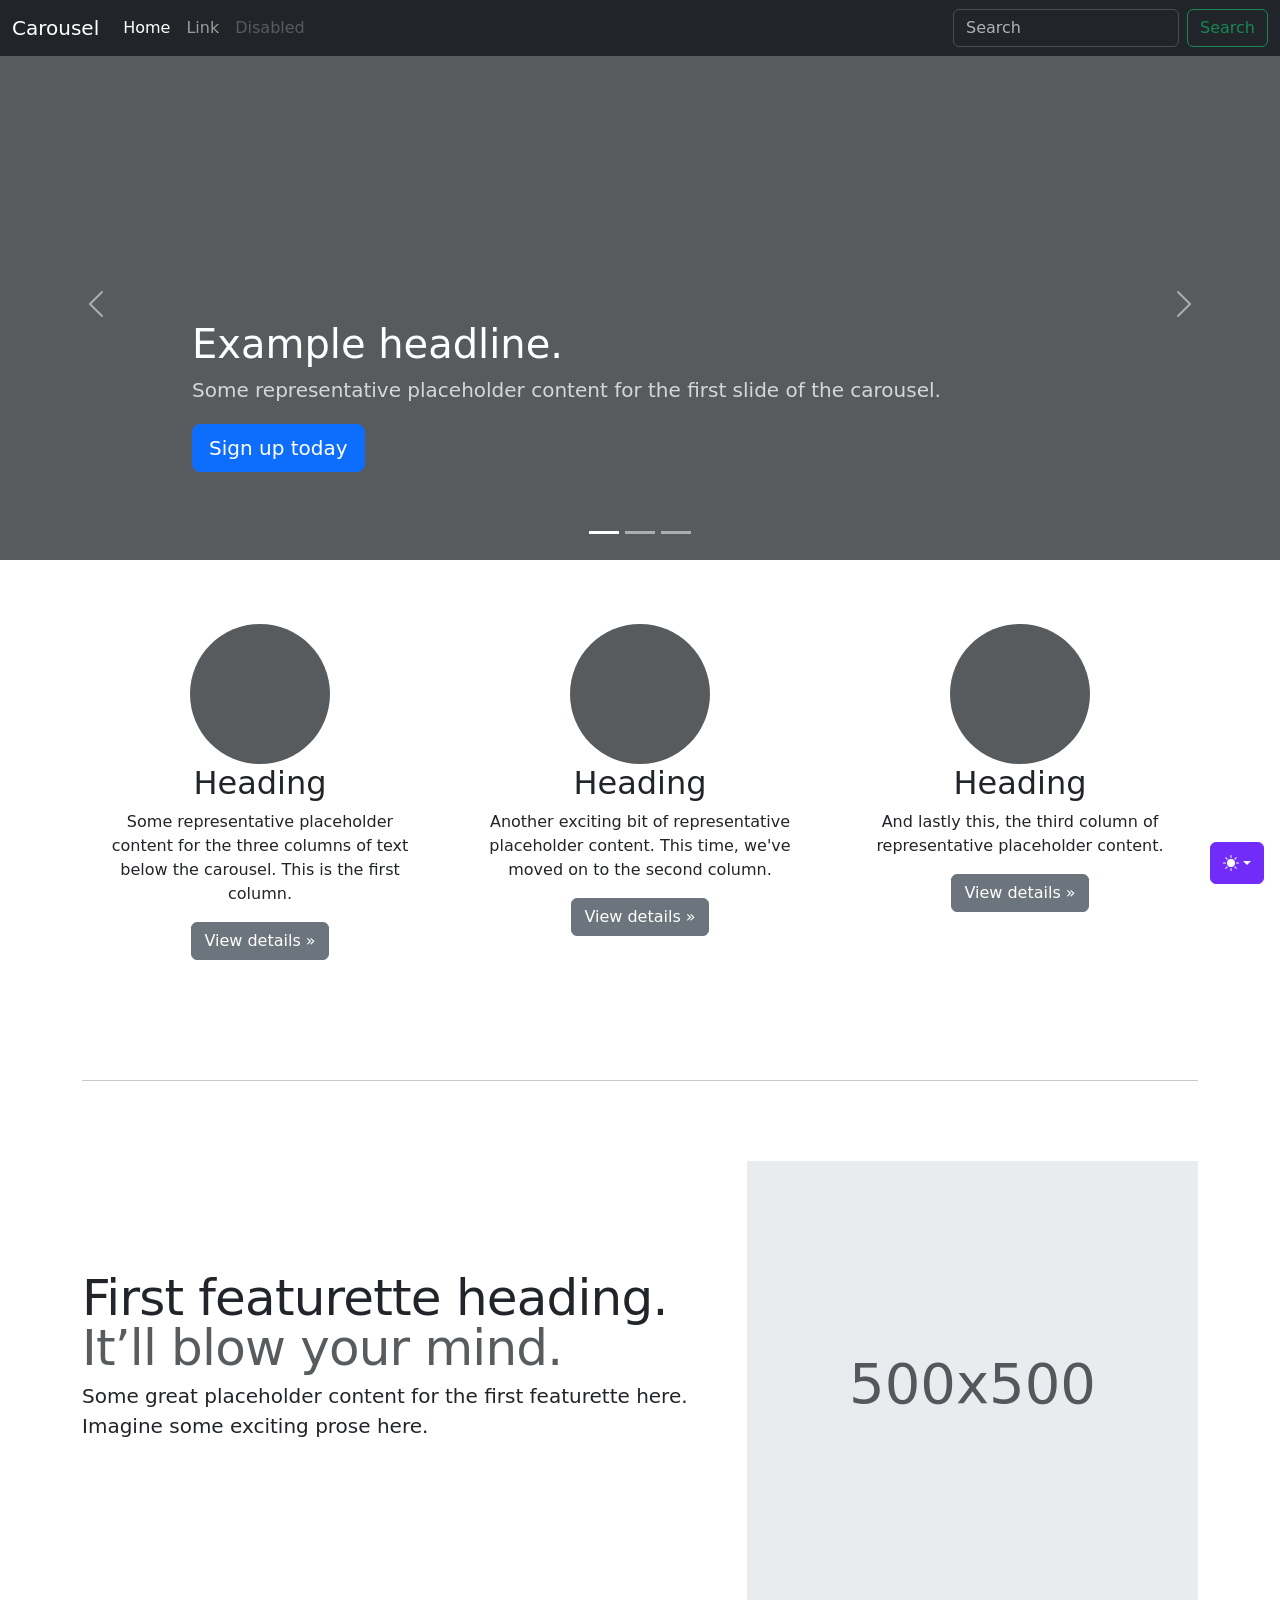
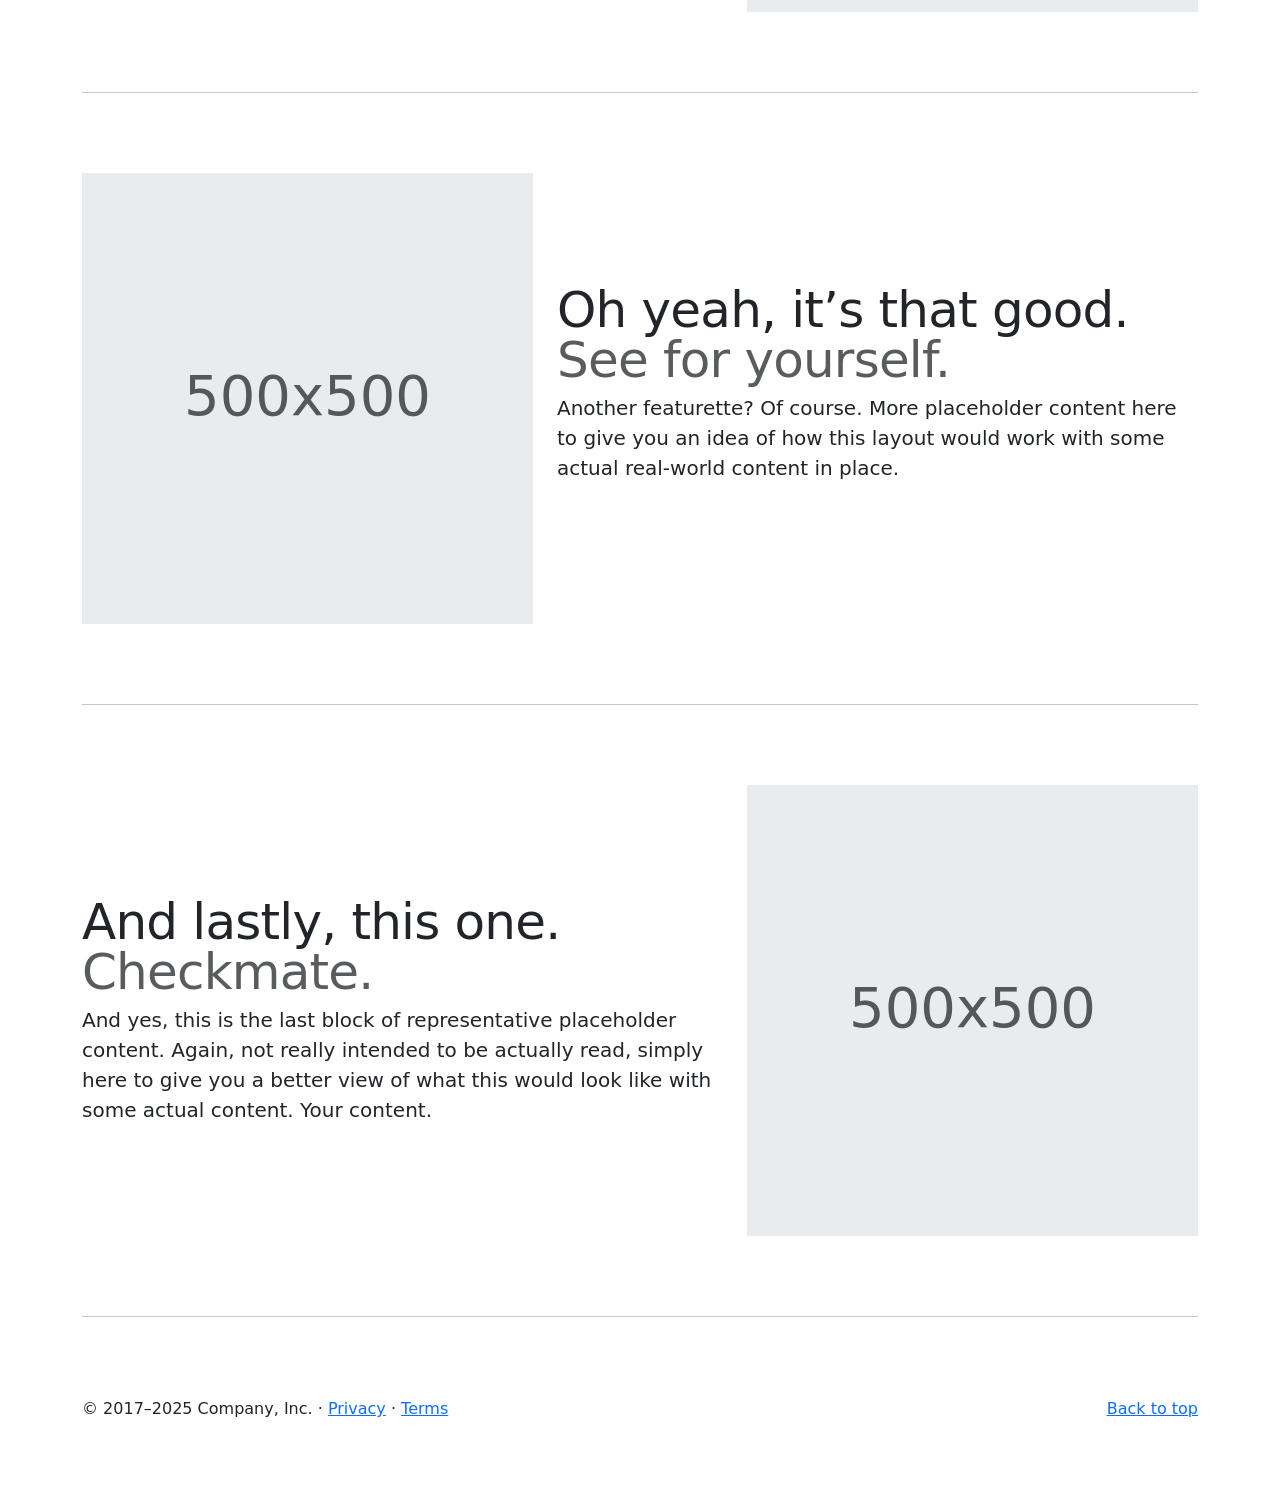
<file: Bootstrap/examples/carousel/index.html>
<!doctype html>
<html lang="en" data-bs-theme="auto">
  <head>
    <meta charset="utf-8" />
    <meta name="viewport" content="width=device-width, initial-scale=1" />
    <meta name="description" content="" />
    <meta
      name="author"
      content="Mark Otto, Jacob Thornton, and Bootstrap contributors"
    />
    <meta name="generator" content="Astro v5.13.2" />
    <title>Carousel Template · Bootstrap v5.3</title>
    <link
      rel="canonical"
      href="https://getbootstrap.com/docs/5.3/examples/carousel/"
    />
    <script src="../assets/js/color-modes.js"></script>
    <link href="../assets/dist/css/bootstrap.min.css" rel="stylesheet" />
    <meta name="theme-color" content="#712cf9" />
    <link href="carousel.css" rel="stylesheet" />
    <style>
      .bd-placeholder-img {
        font-size: 1.125rem;
        text-anchor: middle;
        -webkit-user-select: none;
        -moz-user-select: none;
        user-select: none;
      }
      @media (min-width: 768px) {
        .bd-placeholder-img-lg {
          font-size: 3.5rem;
        }
      }
      .b-example-divider {
        width: 100%;
        height: 3rem;
        background-color: #0000001a;
        border: solid rgba(0, 0, 0, 0.15);
        border-width: 1px 0;
        box-shadow:
          inset 0 0.5em 1.5em #0000001a,
          inset 0 0.125em 0.5em #00000026;
      }
      .b-example-vr {
        flex-shrink: 0;
        width: 1.5rem;
        height: 100vh;
      }
      .bi {
        vertical-align: -0.125em;
        fill: currentColor;
      }
      .nav-scroller {
        position: relative;
        z-index: 2;
        height: 2.75rem;
        overflow-y: hidden;
      }
      .nav-scroller .nav {
        display: flex;
        flex-wrap: nowrap;
        padding-bottom: 1rem;
        margin-top: -1px;
        overflow-x: auto;
        text-align: center;
        white-space: nowrap;
        -webkit-overflow-scrolling: touch;
      }
      .btn-bd-primary {
        --bd-violet-bg: #712cf9;
        --bd-violet-rgb: 112.520718, 44.062154, 249.437846;
        --bs-btn-font-weight: 600;
        --bs-btn-color: var(--bs-white);
        --bs-btn-bg: var(--bd-violet-bg);
        --bs-btn-border-color: var(--bd-violet-bg);
        --bs-btn-hover-color: var(--bs-white);
        --bs-btn-hover-bg: #6528e0;
        --bs-btn-hover-border-color: #6528e0;
        --bs-btn-focus-shadow-rgb: var(--bd-violet-rgb);
        --bs-btn-active-color: var(--bs-btn-hover-color);
        --bs-btn-active-bg: #5a23c8;
        --bs-btn-active-border-color: #5a23c8;
      }
      .bd-mode-toggle {
        z-index: 1500;
      }
      .bd-mode-toggle .bi {
        width: 1em;
        height: 1em;
      }
      .bd-mode-toggle .dropdown-menu .active .bi {
        display: block !important;
      }
    </style>
  </head>
  <body>
    <svg xmlns="http://www.w3.org/2000/svg" class="d-none">
      <symbol id="check2" viewBox="0 0 16 16">
        <path
          d="M13.854 3.646a.5.5 0 0 1 0 .708l-7 7a.5.5 0 0 1-.708 0l-3.5-3.5a.5.5 0 1 1 .708-.708L6.5 10.293l6.646-6.647a.5.5 0 0 1 .708 0z"
        ></path>
      </symbol>
      <symbol id="circle-half" viewBox="0 0 16 16">
        <path
          d="M8 15A7 7 0 1 0 8 1v14zm0 1A8 8 0 1 1 8 0a8 8 0 0 1 0 16z"
        ></path>
      </symbol>
      <symbol id="moon-stars-fill" viewBox="0 0 16 16">
        <path
          d="M6 .278a.768.768 0 0 1 .08.858 7.208 7.208 0 0 0-.878 3.46c0 4.021 3.278 7.277 7.318 7.277.527 0 1.04-.055 1.533-.16a.787.787 0 0 1 .81.316.733.733 0 0 1-.031.893A8.349 8.349 0 0 1 8.344 16C3.734 16 0 12.286 0 7.71 0 4.266 2.114 1.312 5.124.06A.752.752 0 0 1 6 .278z"
        ></path>
        <path
          d="M10.794 3.148a.217.217 0 0 1 .412 0l.387 1.162c.173.518.579.924 1.097 1.097l1.162.387a.217.217 0 0 1 0 .412l-1.162.387a1.734 1.734 0 0 0-1.097 1.097l-.387 1.162a.217.217 0 0 1-.412 0l-.387-1.162A1.734 1.734 0 0 0 9.31 6.593l-1.162-.387a.217.217 0 0 1 0-.412l1.162-.387a1.734 1.734 0 0 0 1.097-1.097l.387-1.162zM13.863.099a.145.145 0 0 1 .274 0l.258.774c.115.346.386.617.732.732l.774.258a.145.145 0 0 1 0 .274l-.774.258a1.156 1.156 0 0 0-.732.732l-.258.774a.145.145 0 0 1-.274 0l-.258-.774a1.156 1.156 0 0 0-.732-.732l-.774-.258a.145.145 0 0 1 0-.274l.774-.258c.346-.115.617-.386.732-.732L13.863.1z"
        ></path>
      </symbol>
      <symbol id="sun-fill" viewBox="0 0 16 16">
        <path
          d="M8 12a4 4 0 1 0 0-8 4 4 0 0 0 0 8zM8 0a.5.5 0 0 1 .5.5v2a.5.5 0 0 1-1 0v-2A.5.5 0 0 1 8 0zm0 13a.5.5 0 0 1 .5.5v2a.5.5 0 0 1-1 0v-2A.5.5 0 0 1 8 13zm8-5a.5.5 0 0 1-.5.5h-2a.5.5 0 0 1 0-1h2a.5.5 0 0 1 .5.5zM3 8a.5.5 0 0 1-.5.5h-2a.5.5 0 0 1 0-1h2A.5.5 0 0 1 3 8zm10.657-5.657a.5.5 0 0 1 0 .707l-1.414 1.415a.5.5 0 1 1-.707-.708l1.414-1.414a.5.5 0 0 1 .707 0zm-9.193 9.193a.5.5 0 0 1 0 .707L3.05 13.657a.5.5 0 0 1-.707-.707l1.414-1.414a.5.5 0 0 1 .707 0zm9.193 2.121a.5.5 0 0 1-.707 0l-1.414-1.414a.5.5 0 0 1 .707-.707l1.414 1.414a.5.5 0 0 1 0 .707zM4.464 4.465a.5.5 0 0 1-.707 0L2.343 3.05a.5.5 0 1 1 .707-.707l1.414 1.414a.5.5 0 0 1 0 .708z"
        ></path>
      </symbol>
    </svg>
    <div
      class="dropdown position-fixed bottom-0 end-0 mb-3 me-3 bd-mode-toggle"
    >
      <button
        class="btn btn-bd-primary py-2 dropdown-toggle d-flex align-items-center"
        id="bd-theme"
        type="button"
        aria-expanded="false"
        data-bs-toggle="dropdown"
        aria-label="Toggle theme (auto)"
      >
        <svg class="bi my-1 theme-icon-active" aria-hidden="true">
          <use href="#circle-half"></use>
        </svg>
        <span class="visually-hidden" id="bd-theme-text">Toggle theme</span>
      </button>
      <ul
        class="dropdown-menu dropdown-menu-end shadow"
        aria-labelledby="bd-theme-text"
      >
        <li>
          <button
            type="button"
            class="dropdown-item d-flex align-items-center"
            data-bs-theme-value="light"
            aria-pressed="false"
          >
            <svg class="bi me-2 opacity-50" aria-hidden="true">
              <use href="#sun-fill"></use>
            </svg>
            Light
            <svg class="bi ms-auto d-none" aria-hidden="true">
              <use href="#check2"></use>
            </svg>
          </button>
        </li>
        <li>
          <button
            type="button"
            class="dropdown-item d-flex align-items-center"
            data-bs-theme-value="dark"
            aria-pressed="false"
          >
            <svg class="bi me-2 opacity-50" aria-hidden="true">
              <use href="#moon-stars-fill"></use>
            </svg>
            Dark
            <svg class="bi ms-auto d-none" aria-hidden="true">
              <use href="#check2"></use>
            </svg>
          </button>
        </li>
        <li>
          <button
            type="button"
            class="dropdown-item d-flex align-items-center active"
            data-bs-theme-value="auto"
            aria-pressed="true"
          >
            <svg class="bi me-2 opacity-50" aria-hidden="true">
              <use href="#circle-half"></use>
            </svg>
            Auto
            <svg class="bi ms-auto d-none" aria-hidden="true">
              <use href="#check2"></use>
            </svg>
          </button>
        </li>
      </ul>
    </div>
    <header data-bs-theme="dark">
      <nav class="navbar navbar-expand-md navbar-dark fixed-top bg-dark">
        <div class="container-fluid">
          <a class="navbar-brand" href="#">Carousel</a>
          <button
            class="navbar-toggler"
            type="button"
            data-bs-toggle="collapse"
            data-bs-target="#navbarCollapse"
            aria-controls="navbarCollapse"
            aria-expanded="false"
            aria-label="Toggle navigation"
          >
            <span class="navbar-toggler-icon"></span>
          </button>
          <div class="collapse navbar-collapse" id="navbarCollapse">
            <ul class="navbar-nav me-auto mb-2 mb-md-0">
              <li class="nav-item">
                <a class="nav-link active" aria-current="page" href="#">Home</a>
              </li>
              <li class="nav-item"><a class="nav-link" href="#">Link</a></li>
              <li class="nav-item">
                <a class="nav-link disabled" aria-disabled="true">Disabled</a>
              </li>
            </ul>
            <form class="d-flex" role="search">
              <input
                class="form-control me-2"
                type="search"
                placeholder="Search"
                aria-label="Search"
              />
              <button class="btn btn-outline-success" type="submit">
                Search
              </button>
            </form>
          </div>
        </div>
      </nav>
    </header>
    <main>
      <div id="myCarousel" class="carousel slide mb-6" data-bs-ride="carousel">
        <div class="carousel-indicators">
          <button
            type="button"
            data-bs-target="#myCarousel"
            data-bs-slide-to="0"
            class="active"
            aria-current="true"
            aria-label="Slide 1"
          ></button>
          <button
            type="button"
            data-bs-target="#myCarousel"
            data-bs-slide-to="1"
            aria-label="Slide 2"
          ></button>
          <button
            type="button"
            data-bs-target="#myCarousel"
            data-bs-slide-to="2"
            aria-label="Slide 3"
          ></button>
        </div>
        <div class="carousel-inner">
          <div class="carousel-item active">
            <svg
              aria-hidden="true"
              class="bd-placeholder-img"
              height="100%"
              preserveAspectRatio="xMidYMid slice"
              width="100%"
              xmlns="http://www.w3.org/2000/svg"
            >
              <rect
                width="100%"
                height="100%"
                fill="var(--bs-secondary-color)"
              ></rect>
            </svg>
            <div class="container">
              <div class="carousel-caption text-start">
                <h1>Example headline.</h1>
                <p class="opacity-75">
                  Some representative placeholder content for the first slide of
                  the carousel.
                </p>
                <p>
                  <a class="btn btn-lg btn-primary" href="#">Sign up today</a>
                </p>
              </div>
            </div>
          </div>
          <div class="carousel-item">
            <svg
              aria-hidden="true"
              class="bd-placeholder-img"
              height="100%"
              preserveAspectRatio="xMidYMid slice"
              width="100%"
              xmlns="http://www.w3.org/2000/svg"
            >
              <rect
                width="100%"
                height="100%"
                fill="var(--bs-secondary-color)"
              ></rect>
            </svg>
            <div class="container">
              <div class="carousel-caption">
                <h1>Another example headline.</h1>
                <p>
                  Some representative placeholder content for the second slide
                  of the carousel.
                </p>
                <p><a class="btn btn-lg btn-primary" href="#">Learn more</a></p>
              </div>
            </div>
          </div>
          <div class="carousel-item">
            <svg
              aria-hidden="true"
              class="bd-placeholder-img"
              height="100%"
              preserveAspectRatio="xMidYMid slice"
              width="100%"
              xmlns="http://www.w3.org/2000/svg"
            >
              <rect
                width="100%"
                height="100%"
                fill="var(--bs-secondary-color)"
              ></rect>
            </svg>
            <div class="container">
              <div class="carousel-caption text-end">
                <h1>One more for good measure.</h1>
                <p>
                  Some representative placeholder content for the third slide of
                  this carousel.
                </p>
                <p>
                  <a class="btn btn-lg btn-primary" href="#">Browse gallery</a>
                </p>
              </div>
            </div>
          </div>
        </div>
        <button
          class="carousel-control-prev"
          type="button"
          data-bs-target="#myCarousel"
          data-bs-slide="prev"
        >
          <span class="carousel-control-prev-icon" aria-hidden="true"></span>
          <span class="visually-hidden">Previous</span>
        </button>
        <button
          class="carousel-control-next"
          type="button"
          data-bs-target="#myCarousel"
          data-bs-slide="next"
        >
          <span class="carousel-control-next-icon" aria-hidden="true"></span>
          <span class="visually-hidden">Next</span>
        </button>
      </div>
      <!-- Marketing messaging and featurettes
  ================================================== -->
      <!-- Wrap the rest of the page in another container to center all the content. -->
      <div class="container marketing">
        <!-- Three columns of text below the carousel -->
        <div class="row">
          <div class="col-lg-4">
            <svg
              aria-label="Placeholder"
              class="bd-placeholder-img rounded-circle"
              height="140"
              preserveAspectRatio="xMidYMid slice"
              role="img"
              width="140"
              xmlns="http://www.w3.org/2000/svg"
            >
              <title>Placeholder</title>
              <rect
                width="100%"
                height="100%"
                fill="var(--bs-secondary-color)"
              ></rect>
            </svg>
            <h2 class="fw-normal">Heading</h2>
            <p>
              Some representative placeholder content for the three columns of
              text below the carousel. This is the first column.
            </p>
            <p>
              <a class="btn btn-secondary" href="#">View details &raquo;</a>
            </p>
          </div>
          <!-- /.col-lg-4 -->
          <div class="col-lg-4">
            <svg
              aria-label="Placeholder"
              class="bd-placeholder-img rounded-circle"
              height="140"
              preserveAspectRatio="xMidYMid slice"
              role="img"
              width="140"
              xmlns="http://www.w3.org/2000/svg"
            >
              <title>Placeholder</title>
              <rect
                width="100%"
                height="100%"
                fill="var(--bs-secondary-color)"
              ></rect>
            </svg>
            <h2 class="fw-normal">Heading</h2>
            <p>
              Another exciting bit of representative placeholder content. This
              time, we've moved on to the second column.
            </p>
            <p>
              <a class="btn btn-secondary" href="#">View details &raquo;</a>
            </p>
          </div>
          <!-- /.col-lg-4 -->
          <div class="col-lg-4">
            <svg
              aria-label="Placeholder"
              class="bd-placeholder-img rounded-circle"
              height="140"
              preserveAspectRatio="xMidYMid slice"
              role="img"
              width="140"
              xmlns="http://www.w3.org/2000/svg"
            >
              <title>Placeholder</title>
              <rect
                width="100%"
                height="100%"
                fill="var(--bs-secondary-color)"
              ></rect>
            </svg>
            <h2 class="fw-normal">Heading</h2>
            <p>
              And lastly this, the third column of representative placeholder
              content.
            </p>
            <p>
              <a class="btn btn-secondary" href="#">View details &raquo;</a>
            </p>
          </div>
          <!-- /.col-lg-4 -->
        </div>
        <!-- /.row -->
        <!-- START THE FEATURETTES -->
        <hr class="featurette-divider" />
        <div class="row featurette">
          <div class="col-md-7">
            <h2 class="featurette-heading fw-normal lh-1">
              First featurette heading.
              <span class="text-body-secondary">It’ll blow your mind.</span>
            </h2>
            <p class="lead">
              Some great placeholder content for the first featurette here.
              Imagine some exciting prose here.
            </p>
          </div>
          <div class="col-md-5">
            <svg
              aria-label="Placeholder: 500x500"
              class="bd-placeholder-img bd-placeholder-img-lg featurette-image img-fluid mx-auto"
              height="500"
              preserveAspectRatio="xMidYMid slice"
              role="img"
              width="500"
              xmlns="http://www.w3.org/2000/svg"
            >
              <title>Placeholder</title>
              <rect
                width="100%"
                height="100%"
                fill="var(--bs-secondary-bg)"
              ></rect>
              <text x="50%" y="50%" fill="var(--bs-secondary-color)" dy=".3em">
                500x500
              </text>
            </svg>
          </div>
        </div>
        <hr class="featurette-divider" />
        <div class="row featurette">
          <div class="col-md-7 order-md-2">
            <h2 class="featurette-heading fw-normal lh-1">
              Oh yeah, it’s that good.
              <span class="text-body-secondary">See for yourself.</span>
            </h2>
            <p class="lead">
              Another featurette? Of course. More placeholder content here to
              give you an idea of how this layout would work with some actual
              real-world content in place.
            </p>
          </div>
          <div class="col-md-5 order-md-1">
            <svg
              aria-label="Placeholder: 500x500"
              class="bd-placeholder-img bd-placeholder-img-lg featurette-image img-fluid mx-auto"
              height="500"
              preserveAspectRatio="xMidYMid slice"
              role="img"
              width="500"
              xmlns="http://www.w3.org/2000/svg"
            >
              <title>Placeholder</title>
              <rect
                width="100%"
                height="100%"
                fill="var(--bs-secondary-bg)"
              ></rect>
              <text x="50%" y="50%" fill="var(--bs-secondary-color)" dy=".3em">
                500x500
              </text>
            </svg>
          </div>
        </div>
        <hr class="featurette-divider" />
        <div class="row featurette">
          <div class="col-md-7">
            <h2 class="featurette-heading fw-normal lh-1">
              And lastly, this one.
              <span class="text-body-secondary">Checkmate.</span>
            </h2>
            <p class="lead">
              And yes, this is the last block of representative placeholder
              content. Again, not really intended to be actually read, simply
              here to give you a better view of what this would look like with
              some actual content. Your content.
            </p>
          </div>
          <div class="col-md-5">
            <svg
              aria-label="Placeholder: 500x500"
              class="bd-placeholder-img bd-placeholder-img-lg featurette-image img-fluid mx-auto"
              height="500"
              preserveAspectRatio="xMidYMid slice"
              role="img"
              width="500"
              xmlns="http://www.w3.org/2000/svg"
            >
              <title>Placeholder</title>
              <rect
                width="100%"
                height="100%"
                fill="var(--bs-secondary-bg)"
              ></rect>
              <text x="50%" y="50%" fill="var(--bs-secondary-color)" dy=".3em">
                500x500
              </text>
            </svg>
          </div>
        </div>
        <hr class="featurette-divider" />
        <!-- /END THE FEATURETTES -->
      </div>
      <!-- /.container -->
      <!-- FOOTER -->
      <footer class="container">
        <p class="float-end"><a href="#">Back to top</a></p>
        <p>
          &copy; 2017–2025 Company, Inc. &middot;
          <a href="#">Privacy</a> &middot; <a href="#">Terms</a>
        </p>
      </footer>
    </main>
    <script
      src="../assets/dist/js/bootstrap.bundle.min.js"
      class="astro-vvvwv3sm"
    ></script>
  </body>
</html>
</file>
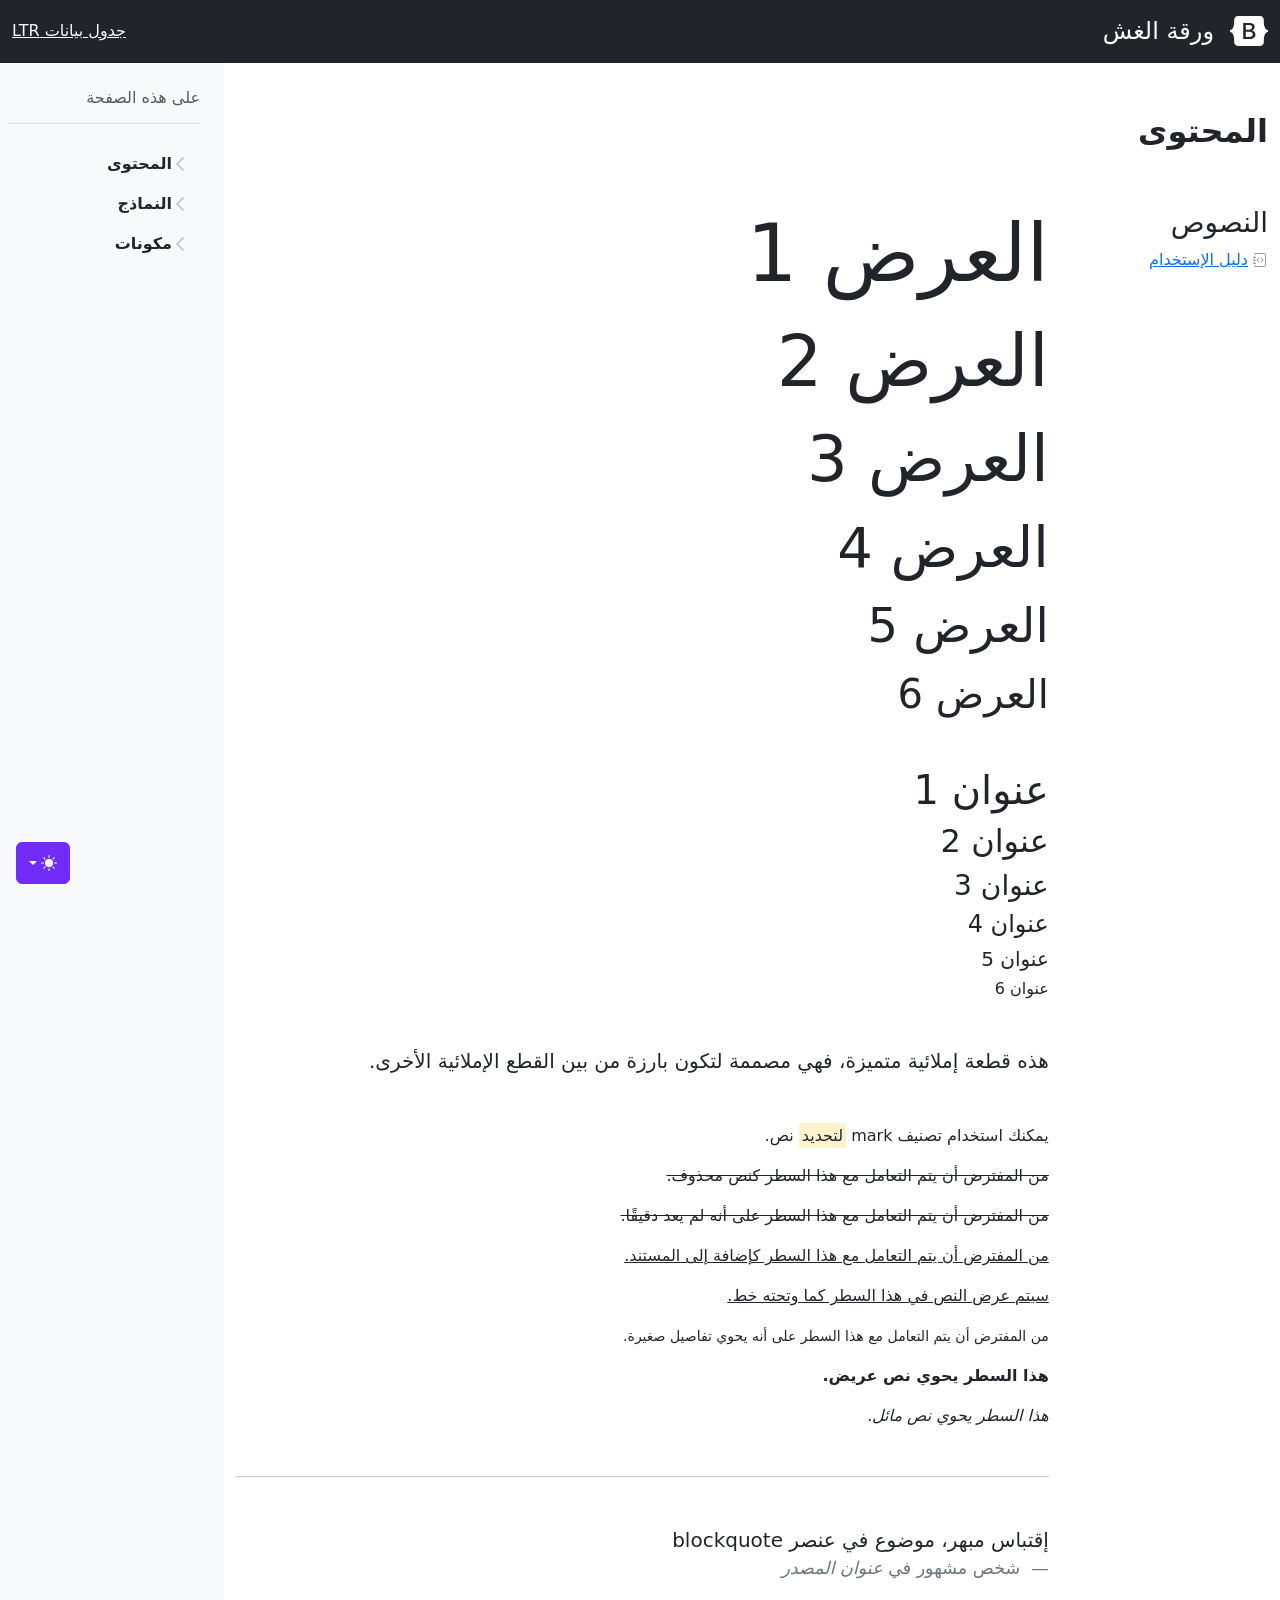
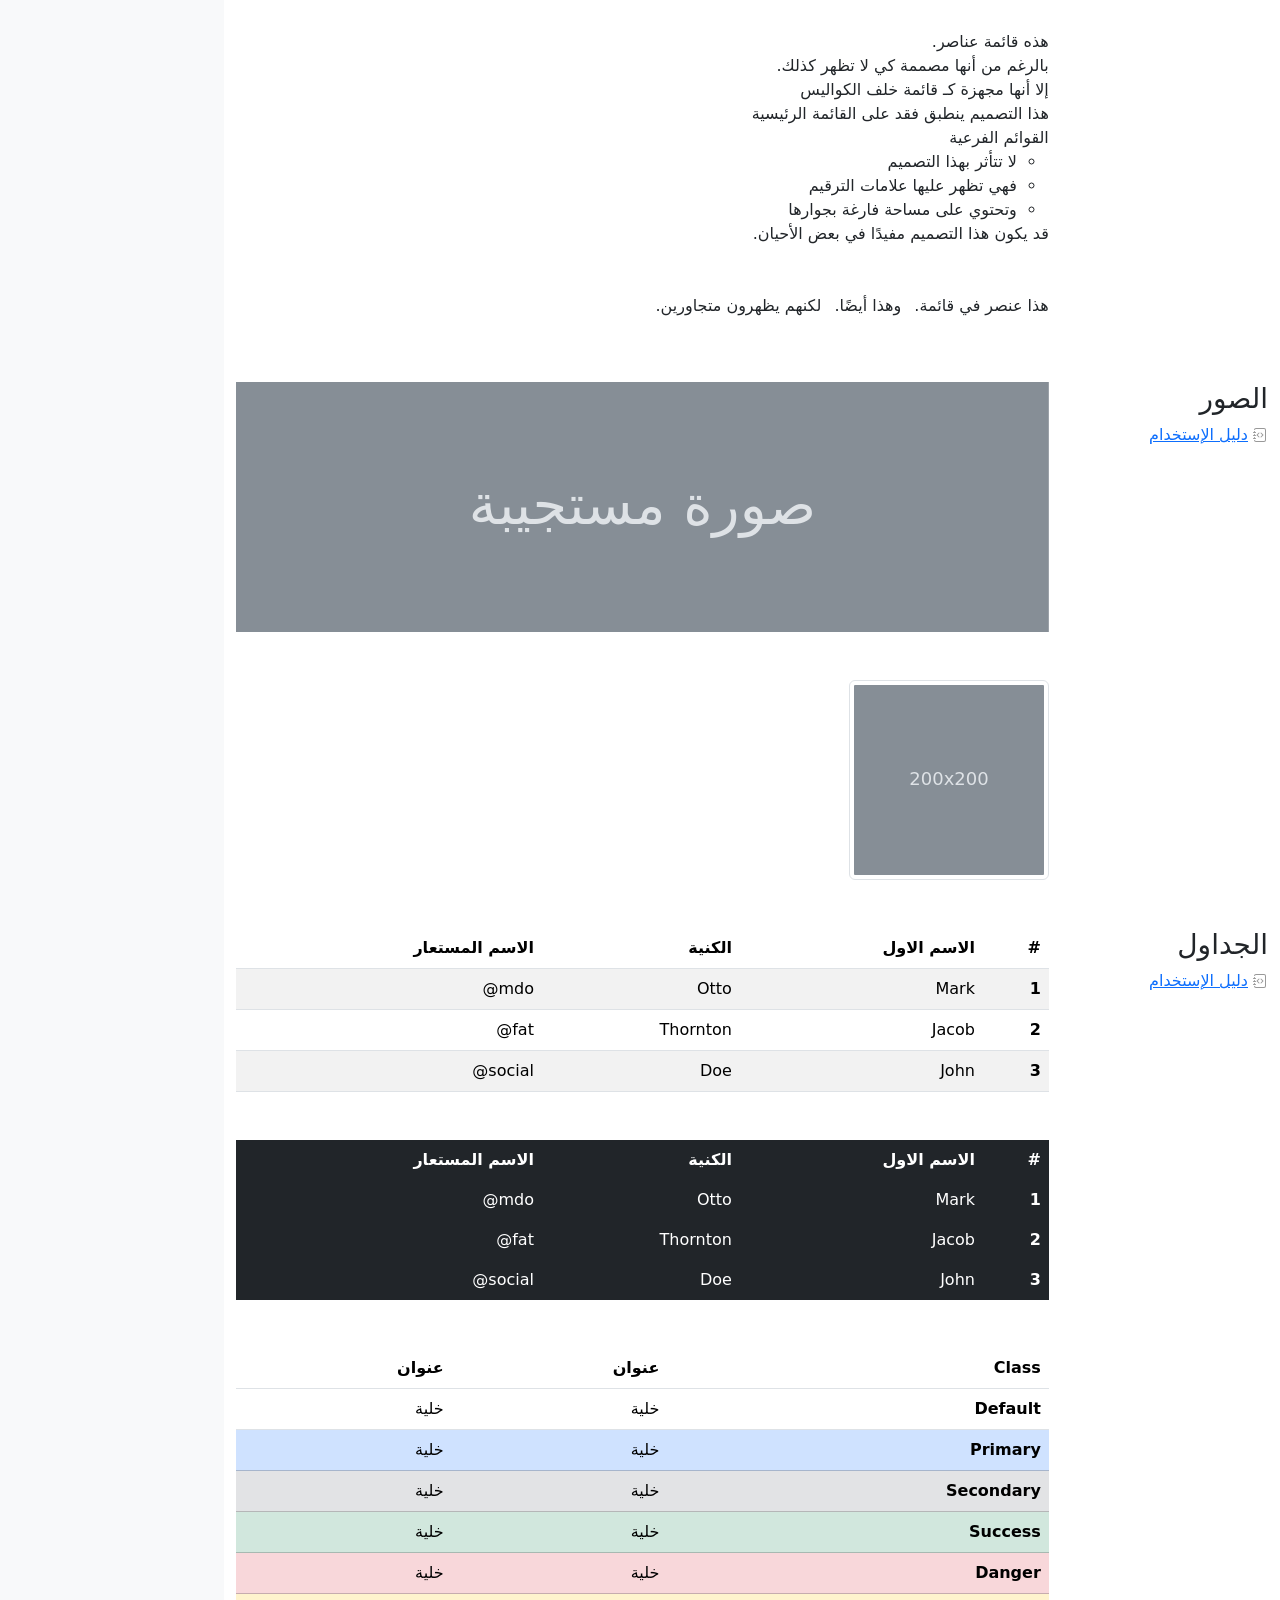
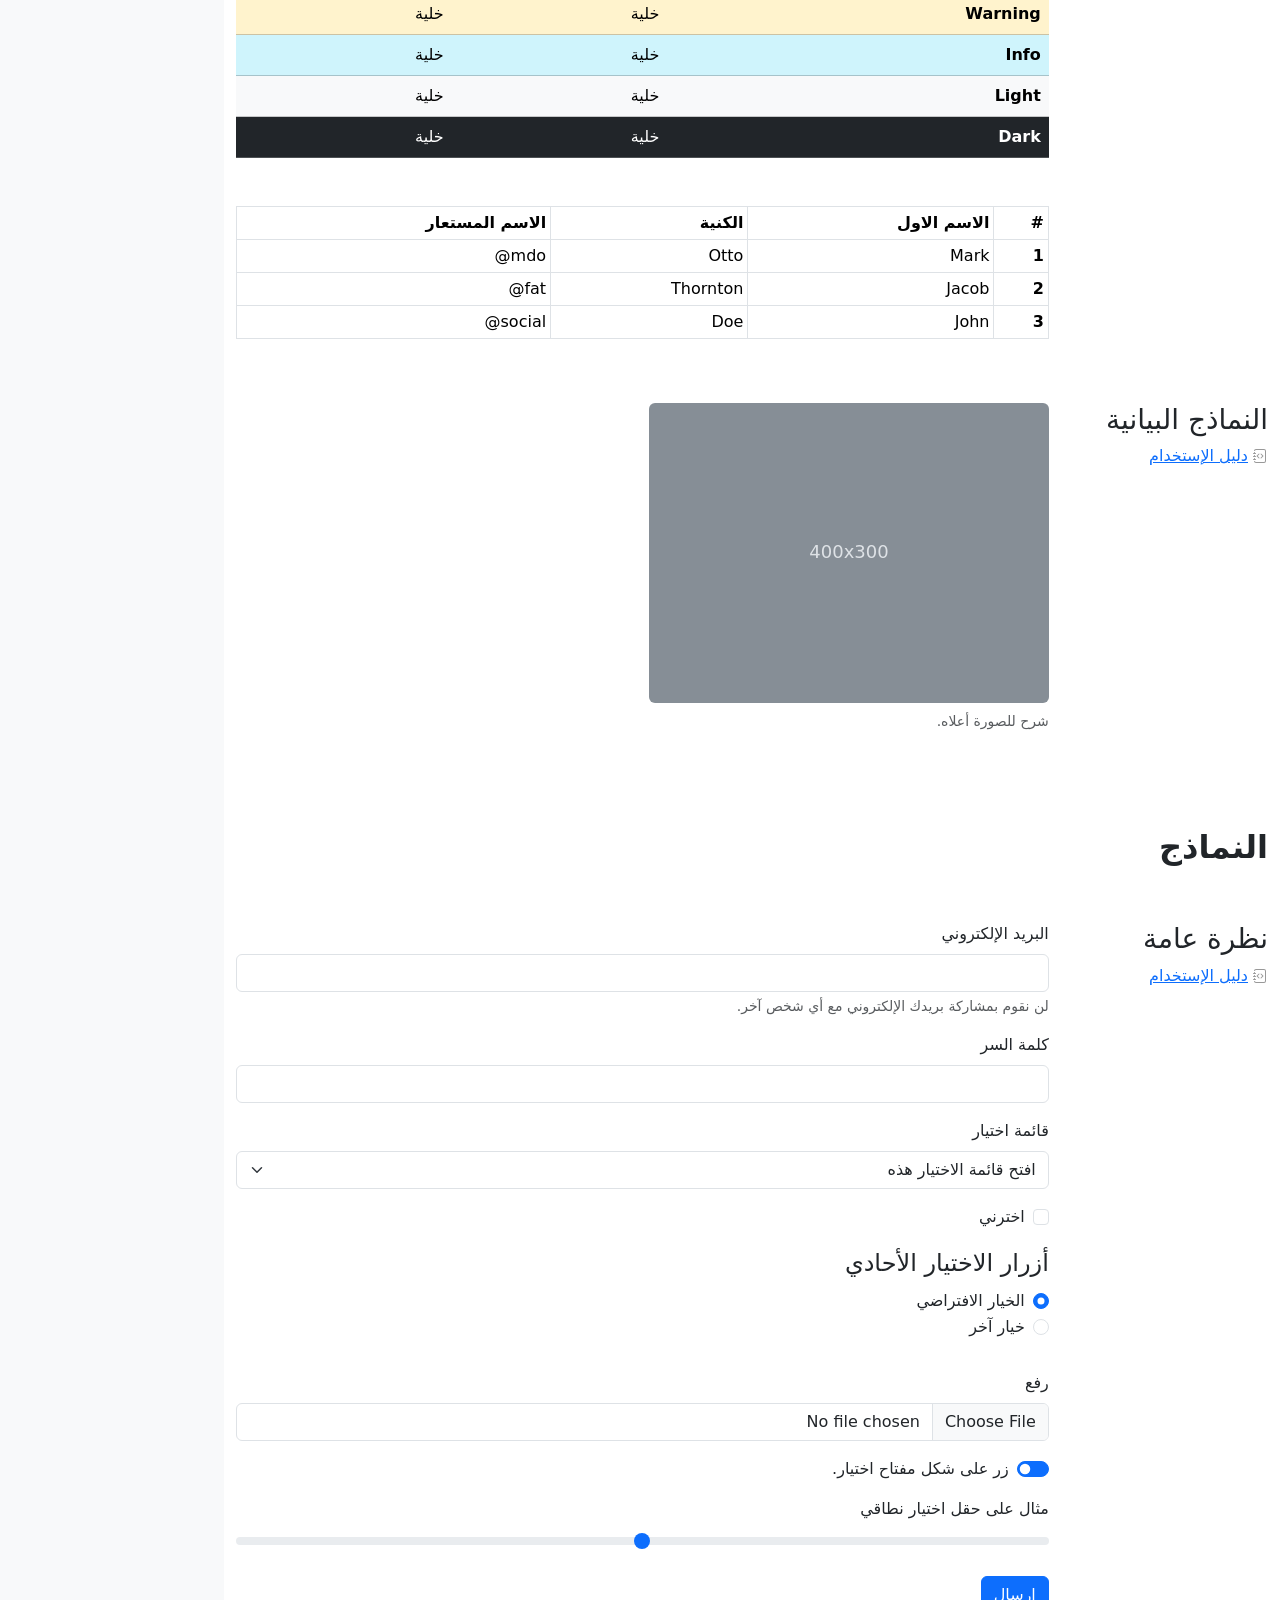
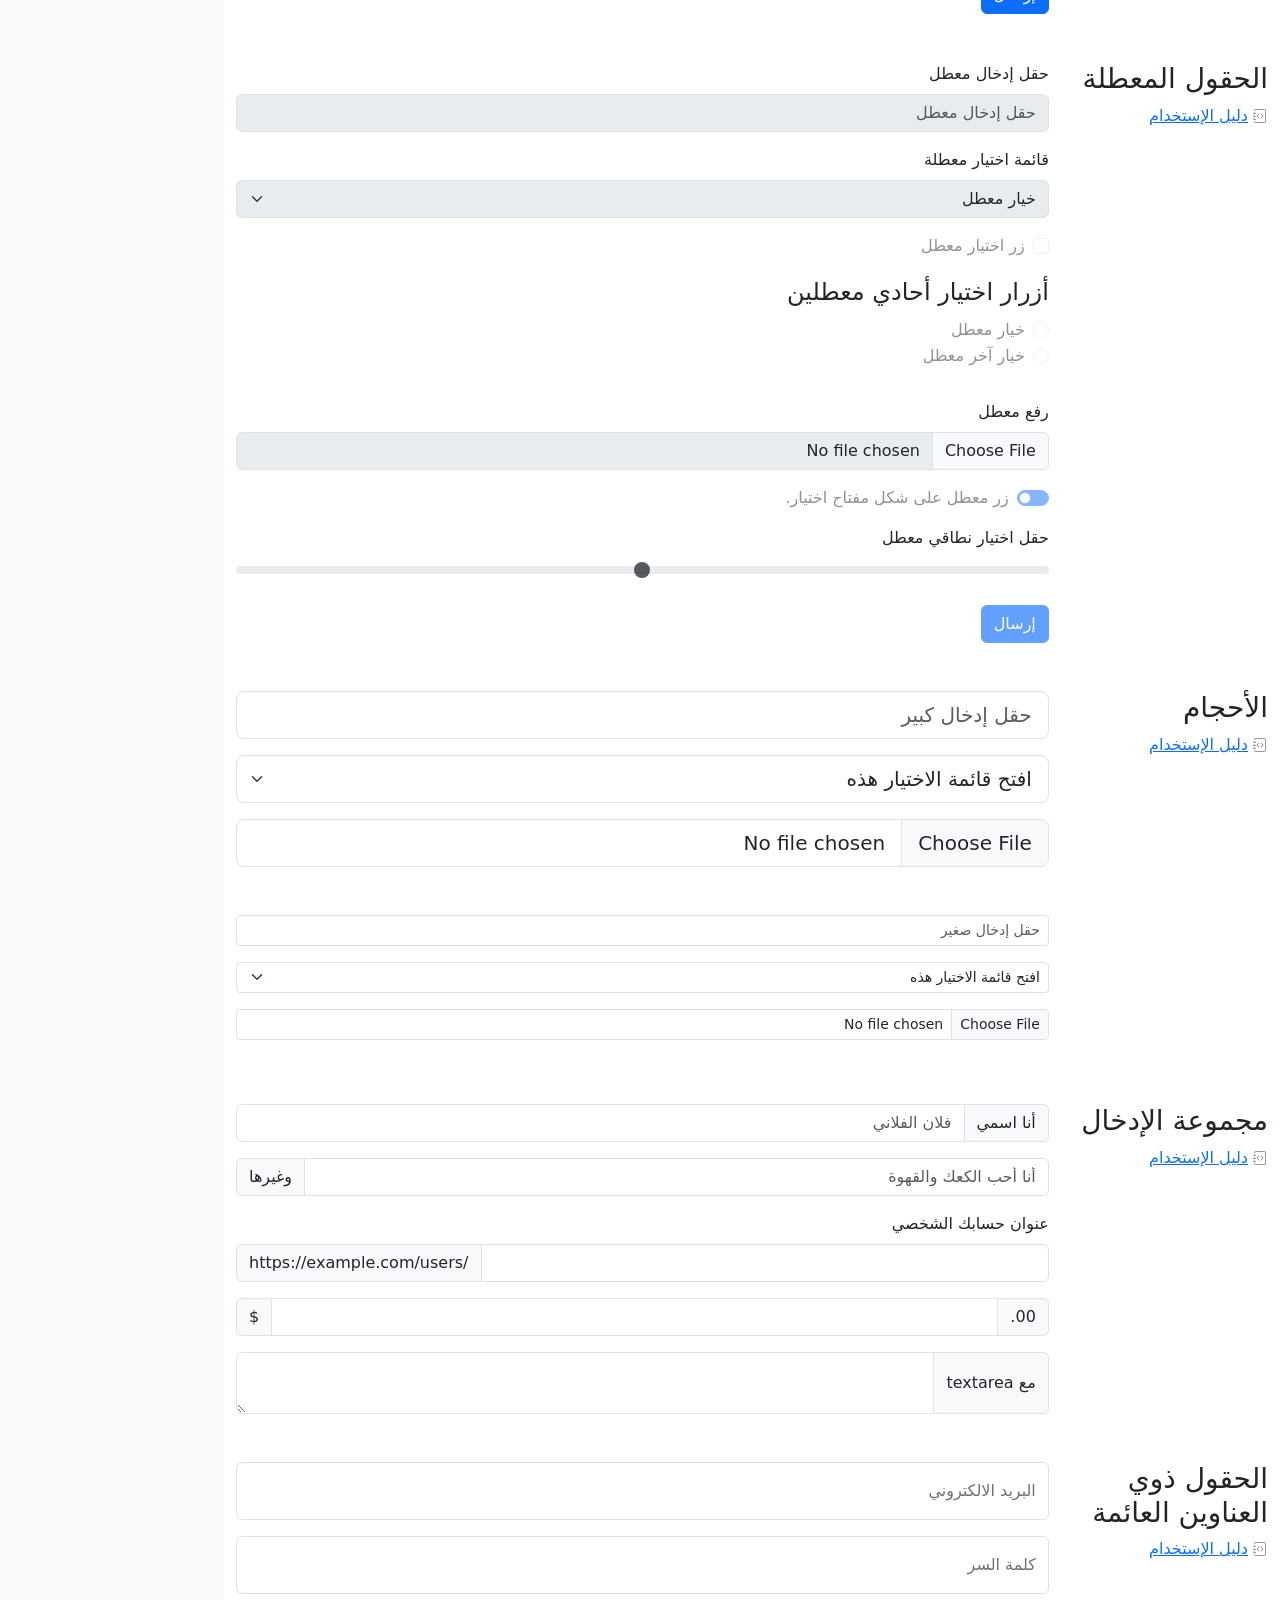
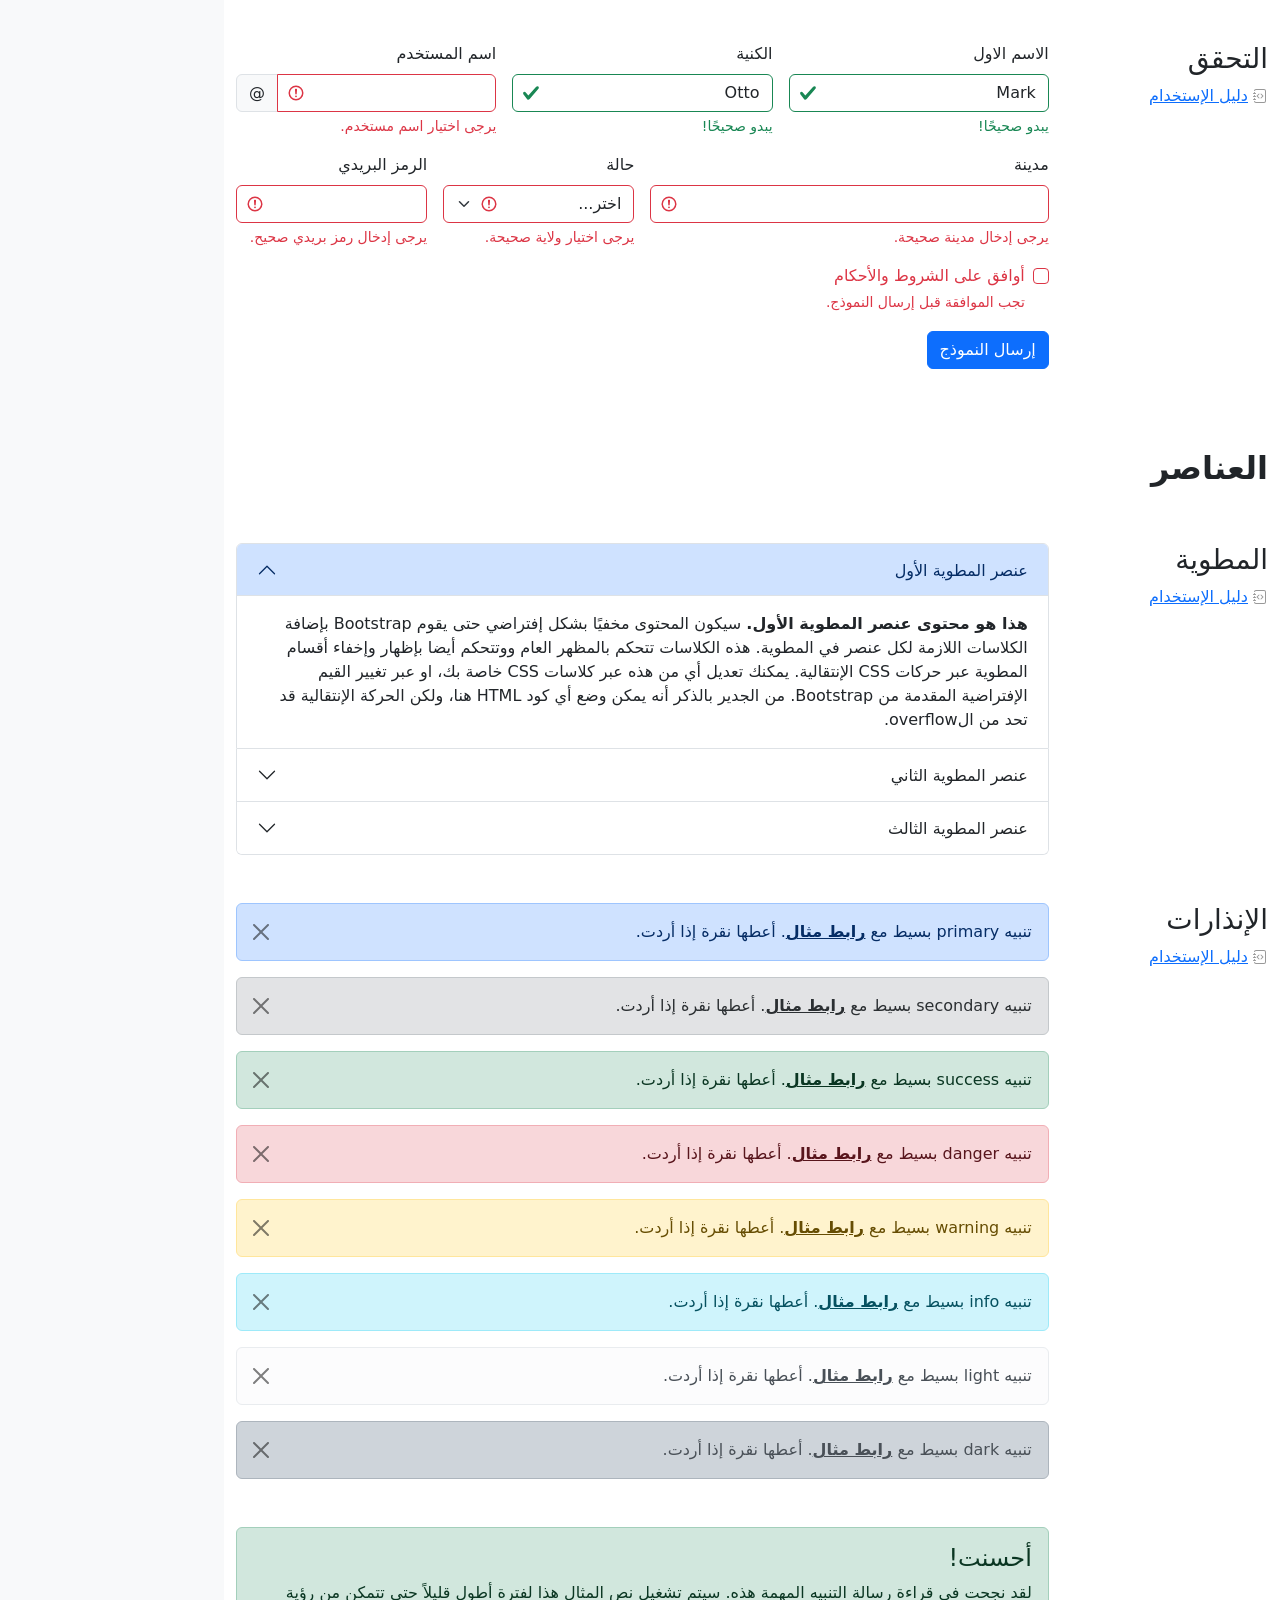
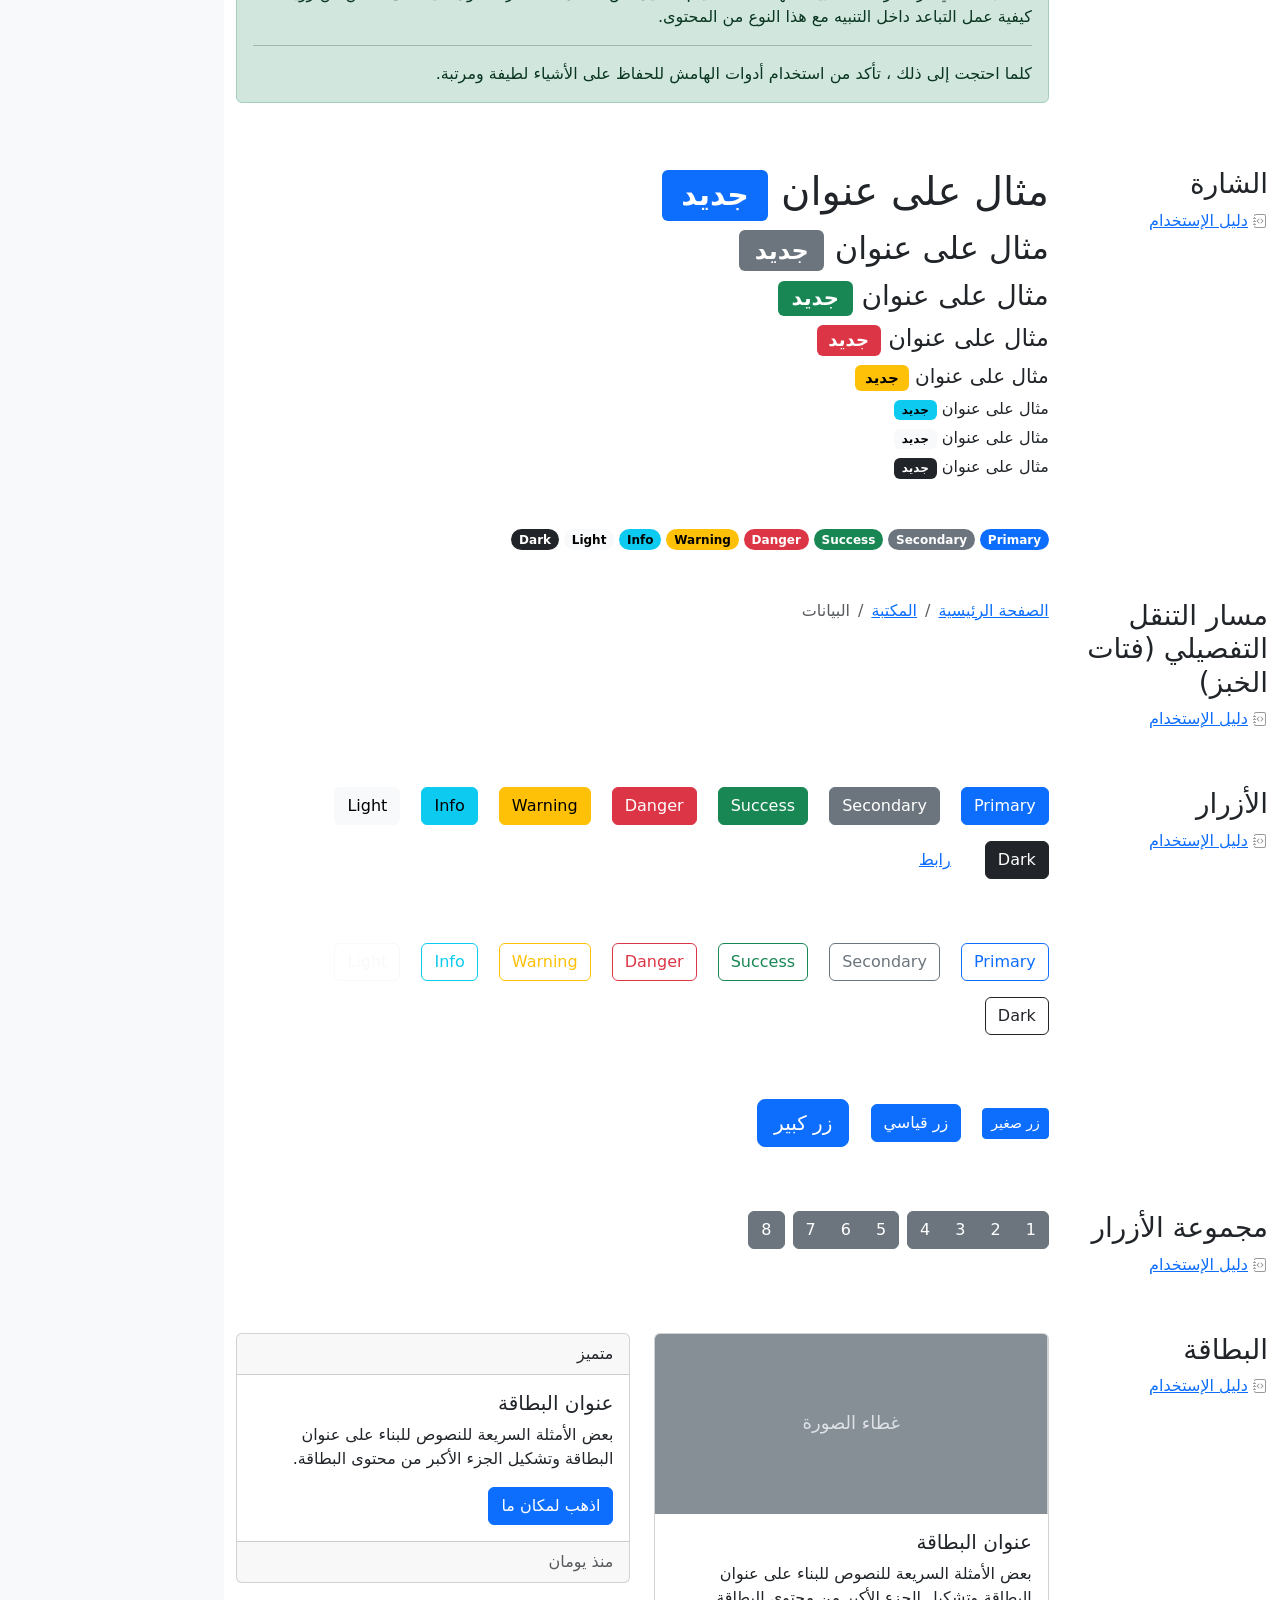
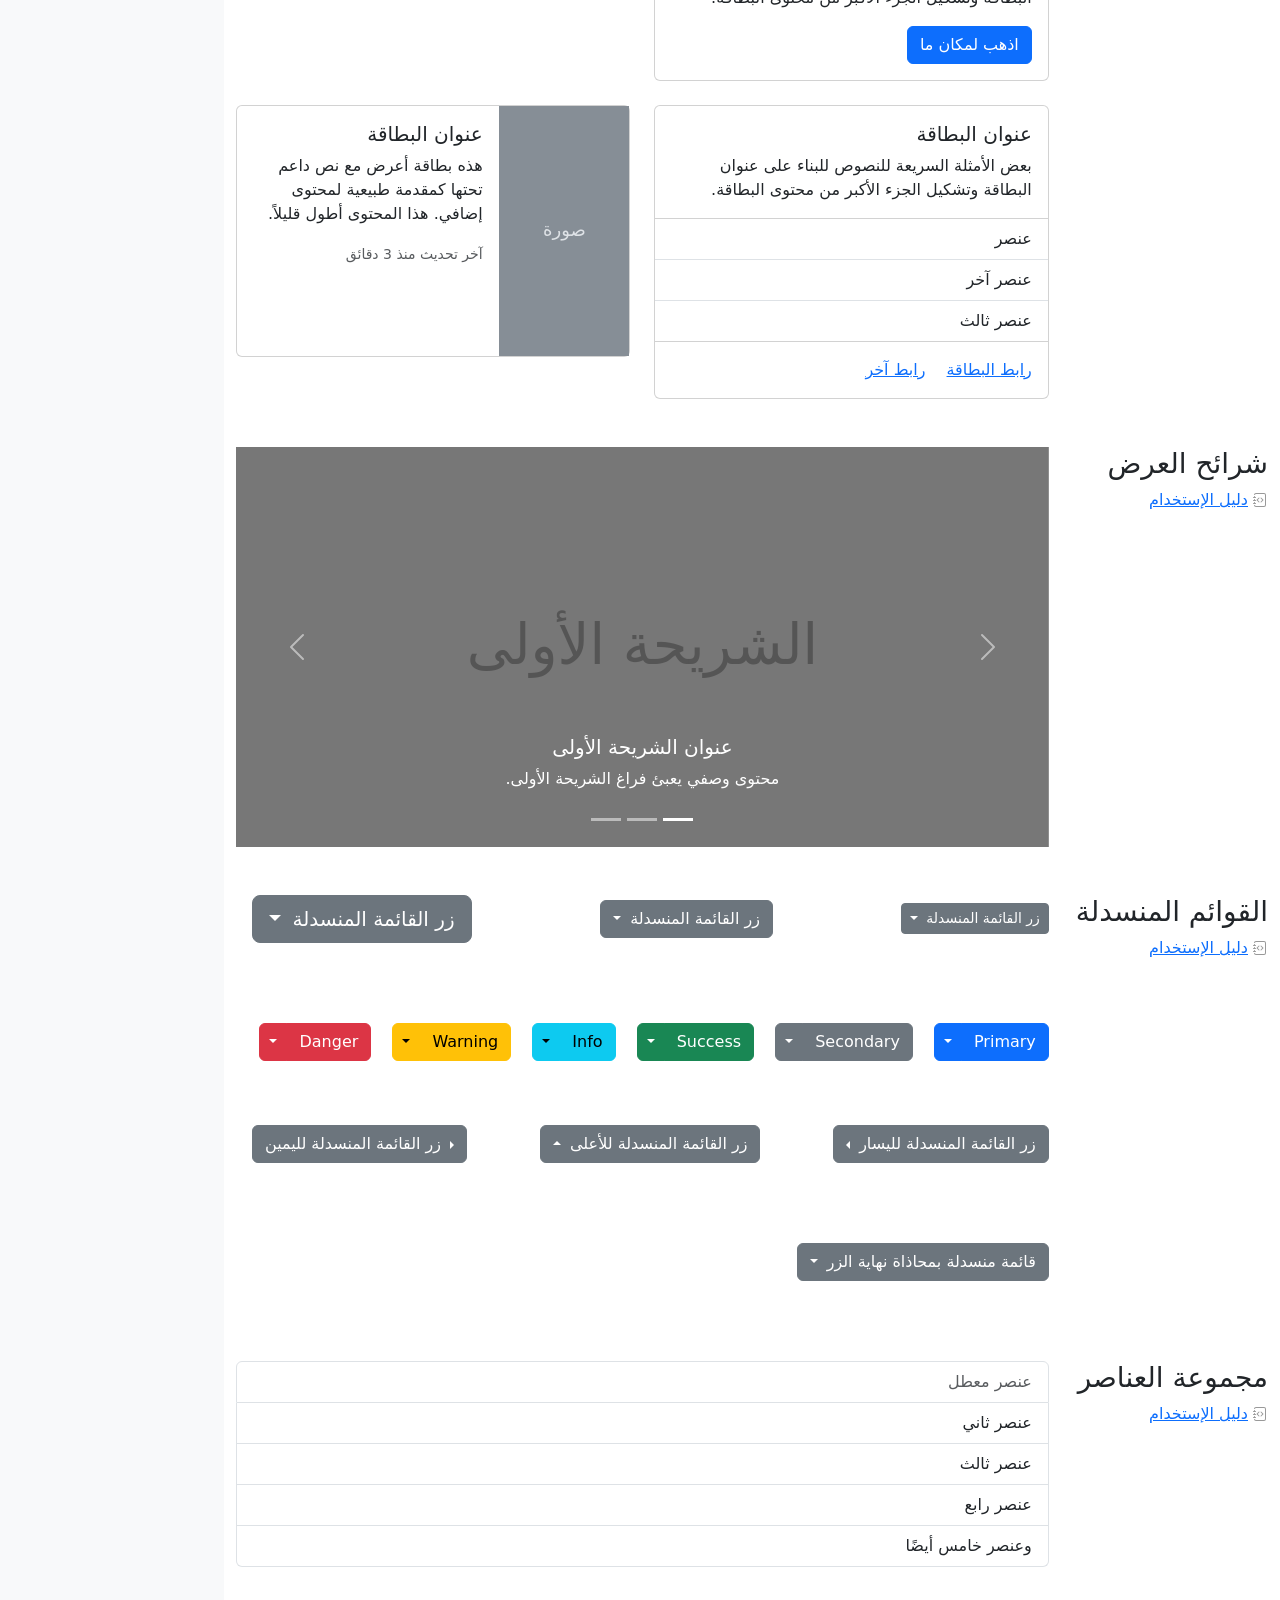
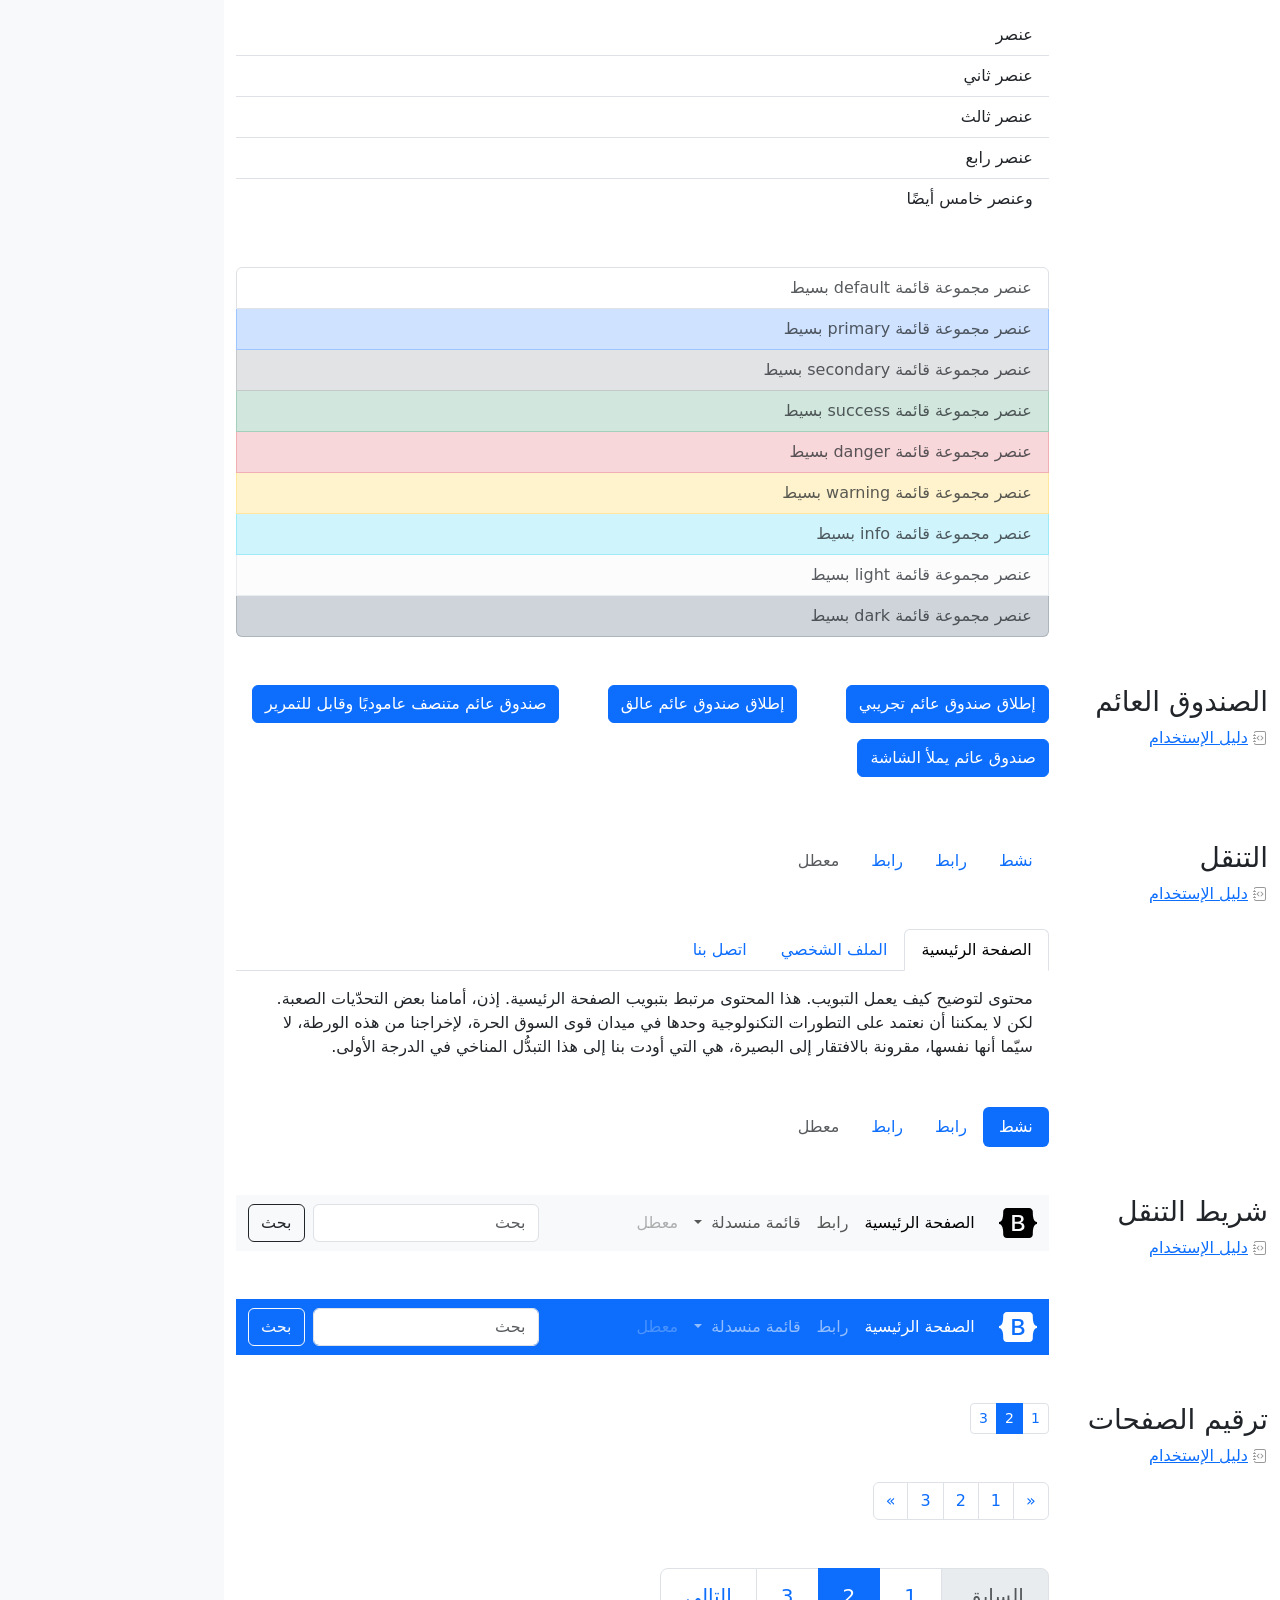
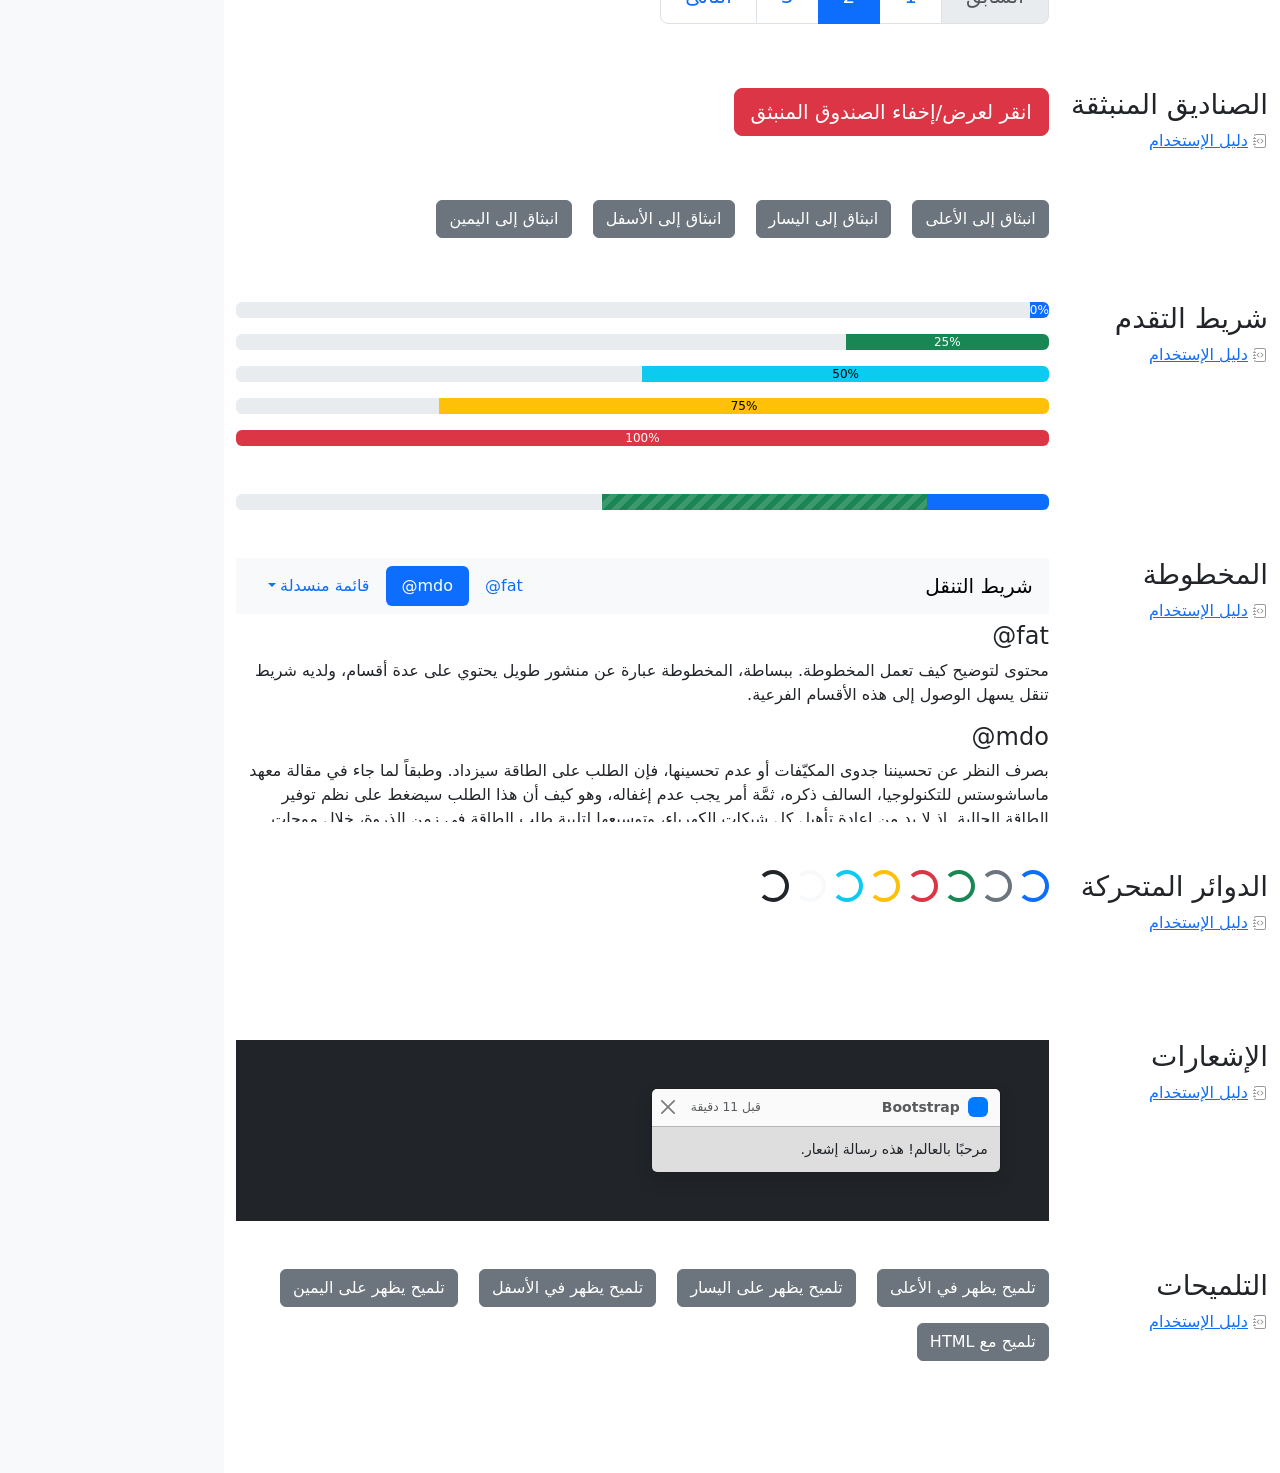
<file: Bootstrap/examples/cheatsheet-rtl/index.html>
<!doctype html>
<html lang="ar" dir="rtl" data-bs-theme="auto">
  <head>
    <meta charset="utf-8" />
    <meta name="viewport" content="width=device-width, initial-scale=1" />
    <meta name="description" content="" />
    <meta
      name="author"
      content="Mark Otto, Jacob Thornton, and Bootstrap contributors"
    />
    <meta name="generator" content="Astro v5.13.2" />
    <title>ورقة الغش · Bootstrap v5.3</title>
    <link
      rel="canonical"
      href="https://getbootstrap.com/docs/5.3/examples/cheatsheet-rtl/"
    />
    <script src="../assets/js/color-modes.js"></script>
    <link href="../assets/dist/css/bootstrap.rtl.min.css" rel="stylesheet" />
    <meta name="theme-color" content="#712cf9" />
    <link href="../cheatsheet/cheatsheet.rtl.css" rel="stylesheet" />
    <style>
      .bd-placeholder-img {
        font-size: 1.125rem;
        text-anchor: middle;
        -webkit-user-select: none;
        -moz-user-select: none;
        user-select: none;
      }
      @media (min-width: 768px) {
        .bd-placeholder-img-lg {
          font-size: 3.5rem;
        }
      }
      .b-example-divider {
        width: 100%;
        height: 3rem;
        background-color: #0000001a;
        border: solid rgba(0, 0, 0, 0.15);
        border-width: 1px 0;
        box-shadow:
          inset 0 0.5em 1.5em #0000001a,
          inset 0 0.125em 0.5em #00000026;
      }
      .b-example-vr {
        flex-shrink: 0;
        width: 1.5rem;
        height: 100vh;
      }
      .bi {
        vertical-align: -0.125em;
        fill: currentColor;
      }
      .nav-scroller {
        position: relative;
        z-index: 2;
        height: 2.75rem;
        overflow-y: hidden;
      }
      .nav-scroller .nav {
        display: flex;
        flex-wrap: nowrap;
        padding-bottom: 1rem;
        margin-top: -1px;
        overflow-x: auto;
        text-align: center;
        white-space: nowrap;
        -webkit-overflow-scrolling: touch;
      }
      .btn-bd-primary {
        --bd-violet-bg: #712cf9;
        --bd-violet-rgb: 112.520718, 44.062154, 249.437846;
        --bs-btn-font-weight: 600;
        --bs-btn-color: var(--bs-white);
        --bs-btn-bg: var(--bd-violet-bg);
        --bs-btn-border-color: var(--bd-violet-bg);
        --bs-btn-hover-color: var(--bs-white);
        --bs-btn-hover-bg: #6528e0;
        --bs-btn-hover-border-color: #6528e0;
        --bs-btn-focus-shadow-rgb: var(--bd-violet-rgb);
        --bs-btn-active-color: var(--bs-btn-hover-color);
        --bs-btn-active-bg: #5a23c8;
        --bs-btn-active-border-color: #5a23c8;
      }
      .bd-mode-toggle {
        z-index: 1500;
      }
      .bd-mode-toggle .bi {
        width: 1em;
        height: 1em;
      }
      .bd-mode-toggle .dropdown-menu .active .bi {
        display: block !important;
      }
    </style>
  </head>
  <body class="bg-body-tertiary">
    <svg xmlns="http://www.w3.org/2000/svg" class="d-none">
      <symbol id="check2" viewBox="0 0 16 16">
        <path
          d="M13.854 3.646a.5.5 0 0 1 0 .708l-7 7a.5.5 0 0 1-.708 0l-3.5-3.5a.5.5 0 1 1 .708-.708L6.5 10.293l6.646-6.647a.5.5 0 0 1 .708 0z"
        ></path>
      </symbol>
      <symbol id="circle-half" viewBox="0 0 16 16">
        <path
          d="M8 15A7 7 0 1 0 8 1v14zm0 1A8 8 0 1 1 8 0a8 8 0 0 1 0 16z"
        ></path>
      </symbol>
      <symbol id="moon-stars-fill" viewBox="0 0 16 16">
        <path
          d="M6 .278a.768.768 0 0 1 .08.858 7.208 7.208 0 0 0-.878 3.46c0 4.021 3.278 7.277 7.318 7.277.527 0 1.04-.055 1.533-.16a.787.787 0 0 1 .81.316.733.733 0 0 1-.031.893A8.349 8.349 0 0 1 8.344 16C3.734 16 0 12.286 0 7.71 0 4.266 2.114 1.312 5.124.06A.752.752 0 0 1 6 .278z"
        ></path>
        <path
          d="M10.794 3.148a.217.217 0 0 1 .412 0l.387 1.162c.173.518.579.924 1.097 1.097l1.162.387a.217.217 0 0 1 0 .412l-1.162.387a1.734 1.734 0 0 0-1.097 1.097l-.387 1.162a.217.217 0 0 1-.412 0l-.387-1.162A1.734 1.734 0 0 0 9.31 6.593l-1.162-.387a.217.217 0 0 1 0-.412l1.162-.387a1.734 1.734 0 0 0 1.097-1.097l.387-1.162zM13.863.099a.145.145 0 0 1 .274 0l.258.774c.115.346.386.617.732.732l.774.258a.145.145 0 0 1 0 .274l-.774.258a1.156 1.156 0 0 0-.732.732l-.258.774a.145.145 0 0 1-.274 0l-.258-.774a1.156 1.156 0 0 0-.732-.732l-.774-.258a.145.145 0 0 1 0-.274l.774-.258c.346-.115.617-.386.732-.732L13.863.1z"
        ></path>
      </symbol>
      <symbol id="sun-fill" viewBox="0 0 16 16">
        <path
          d="M8 12a4 4 0 1 0 0-8 4 4 0 0 0 0 8zM8 0a.5.5 0 0 1 .5.5v2a.5.5 0 0 1-1 0v-2A.5.5 0 0 1 8 0zm0 13a.5.5 0 0 1 .5.5v2a.5.5 0 0 1-1 0v-2A.5.5 0 0 1 8 13zm8-5a.5.5 0 0 1-.5.5h-2a.5.5 0 0 1 0-1h2a.5.5 0 0 1 .5.5zM3 8a.5.5 0 0 1-.5.5h-2a.5.5 0 0 1 0-1h2A.5.5 0 0 1 3 8zm10.657-5.657a.5.5 0 0 1 0 .707l-1.414 1.415a.5.5 0 1 1-.707-.708l1.414-1.414a.5.5 0 0 1 .707 0zm-9.193 9.193a.5.5 0 0 1 0 .707L3.05 13.657a.5.5 0 0 1-.707-.707l1.414-1.414a.5.5 0 0 1 .707 0zm9.193 2.121a.5.5 0 0 1-.707 0l-1.414-1.414a.5.5 0 0 1 .707-.707l1.414 1.414a.5.5 0 0 1 0 .707zM4.464 4.465a.5.5 0 0 1-.707 0L2.343 3.05a.5.5 0 1 1 .707-.707l1.414 1.414a.5.5 0 0 1 0 .708z"
        ></path>
      </symbol>
    </svg>
    <div
      class="dropdown position-fixed bottom-0 end-0 mb-3 me-3 bd-mode-toggle"
    >
      <button
        class="btn btn-bd-primary py-2 dropdown-toggle d-flex align-items-center"
        id="bd-theme"
        type="button"
        aria-expanded="false"
        data-bs-toggle="dropdown"
        aria-label="Toggle theme (auto)"
      >
        <svg class="bi my-1 theme-icon-active" aria-hidden="true">
          <use href="#circle-half"></use>
        </svg>
        <span class="visually-hidden" id="bd-theme-text">Toggle theme</span>
      </button>
      <ul
        class="dropdown-menu dropdown-menu-end shadow"
        aria-labelledby="bd-theme-text"
      >
        <li>
          <button
            type="button"
            class="dropdown-item d-flex align-items-center"
            data-bs-theme-value="light"
            aria-pressed="false"
          >
            <svg class="bi me-2 opacity-50" aria-hidden="true">
              <use href="#sun-fill"></use>
            </svg>
            Light
            <svg class="bi ms-auto d-none" aria-hidden="true">
              <use href="#check2"></use>
            </svg>
          </button>
        </li>
        <li>
          <button
            type="button"
            class="dropdown-item d-flex align-items-center"
            data-bs-theme-value="dark"
            aria-pressed="false"
          >
            <svg class="bi me-2 opacity-50" aria-hidden="true">
              <use href="#moon-stars-fill"></use>
            </svg>
            Dark
            <svg class="bi ms-auto d-none" aria-hidden="true">
              <use href="#check2"></use>
            </svg>
          </button>
        </li>
        <li>
          <button
            type="button"
            class="dropdown-item d-flex align-items-center active"
            data-bs-theme-value="auto"
            aria-pressed="true"
          >
            <svg class="bi me-2 opacity-50" aria-hidden="true">
              <use href="#circle-half"></use>
            </svg>
            Auto
            <svg class="bi ms-auto d-none" aria-hidden="true">
              <use href="#check2"></use>
            </svg>
          </button>
        </li>
      </ul>
    </div>
    <header
      class="bd-header bg-dark py-3 d-flex align-items-stretch border-bottom border-dark"
    >
      <div class="container-fluid d-flex align-items-center">
        <h1 class="d-flex align-items-center fs-4 text-white mb-0">
          <img
            src="../assets/brand/bootstrap-logo-white.svg"
            width="38"
            height="30"
            class="me-3"
            alt="Bootstrap"
          />
          ورقة الغش
        </h1>
        <a
          href="../examples/cheatsheet/"
          class="ms-auto link-light"
          hreflang="en"
          >جدول بيانات LTR</a
        >
      </div>
    </header>
    <aside
      class="bd-aside sticky-xl-top text-body-secondary align-self-start mb-3 mb-xl-5 px-2"
    >
      <h2 class="h6 pt-4 pb-3 mb-4 border-bottom">على هذه الصفحة</h2>
      <nav class="small" id="toc">
        <ul class="list-unstyled">
          <li class="my-2">
            <button
              type="button"
              class="btn d-inline-flex align-items-center collapsed border-0"
              data-bs-toggle="collapse"
              aria-expanded="false"
              data-bs-target="#contents-collapse"
              aria-controls="contents-collapse"
            >
              المحتوى
            </button>
            <ul class="list-unstyled ps-3 collapse" id="contents-collapse">
              <li>
                <a
                  class="d-inline-flex align-items-center rounded text-decoration-none"
                  href="#typography"
                  >النصوص</a
                >
              </li>
              <li>
                <a
                  class="d-inline-flex align-items-center rounded text-decoration-none"
                  href="#images"
                  >الصور</a
                >
              </li>
              <li>
                <a
                  class="d-inline-flex align-items-center rounded text-decoration-none"
                  href="#tables"
                  >الجداول</a
                >
              </li>
              <li>
                <a
                  class="d-inline-flex align-items-center rounded text-decoration-none"
                  href="#figures"
                  >النماذج البيانية</a
                >
              </li>
            </ul>
          </li>
          <li class="my-2">
            <button
              type="button"
              class="btn d-inline-flex align-items-center collapsed border-0"
              data-bs-toggle="collapse"
              aria-expanded="false"
              data-bs-target="#forms-collapse"
              aria-controls="forms-collapse"
            >
              النماذج
            </button>
            <ul class="list-unstyled ps-3 collapse" id="forms-collapse">
              <li>
                <a
                  class="d-inline-flex align-items-center rounded text-decoration-none"
                  href="#overview"
                  >نظرة عامة</a
                >
              </li>
              <li>
                <a
                  class="d-inline-flex align-items-center rounded text-decoration-none"
                  href="#disabled-forms"
                  >الحقول المعطلة</a
                >
              </li>
              <li>
                <a
                  class="d-inline-flex align-items-center rounded text-decoration-none"
                  href="#sizing"
                  >الأحجام</a
                >
              </li>
              <li>
                <a
                  class="d-inline-flex align-items-center rounded text-decoration-none"
                  href="#input-group"
                  >مجموعة الإدخال</a
                >
              </li>
              <li>
                <a
                  class="d-inline-flex align-items-center rounded text-decoration-none"
                  href="#floating-labels"
                  >الحقول ذوي العناوين العائمة</a
                >
              </li>
              <li>
                <a
                  class="d-inline-flex align-items-center rounded text-decoration-none"
                  href="#validation"
                  >التحقق</a
                >
              </li>
            </ul>
          </li>
          <li class="my-2">
            <button
              type="button"
              class="btn d-inline-flex align-items-center collapsed border-0"
              data-bs-toggle="collapse"
              aria-expanded="false"
              data-bs-target="#components-collapse"
              aria-controls="components-collapse"
            >
              مكونات
            </button>
            <ul class="list-unstyled ps-3 collapse" id="components-collapse">
              <li>
                <a
                  class="d-inline-flex align-items-center rounded text-decoration-none"
                  href="#accordion"
                  >المطوية</a
                >
              </li>
              <li>
                <a
                  class="d-inline-flex align-items-center rounded text-decoration-none"
                  href="#alerts"
                  >الإنذارات</a
                >
              </li>
              <li>
                <a
                  class="d-inline-flex align-items-center rounded text-decoration-none"
                  href="#badge"
                  >الشارة</a
                >
              </li>
              <li>
                <a
                  class="d-inline-flex align-items-center rounded text-decoration-none"
                  href="#breadcrumb"
                  >مسار التنقل التفصيلي</a
                >
              </li>
              <li>
                <a
                  class="d-inline-flex align-items-center rounded text-decoration-none"
                  href="#buttons"
                  >الأزرار</a
                >
              </li>
              <li>
                <a
                  class="d-inline-flex align-items-center rounded text-decoration-none"
                  href="#button-group"
                  >مجموعة الأزرار</a
                >
              </li>
              <li>
                <a
                  class="d-inline-flex align-items-center rounded text-decoration-none"
                  href="#card"
                  >البطاقة</a
                >
              </li>
              <li>
                <a
                  class="d-inline-flex align-items-center rounded text-decoration-none"
                  href="#carousel"
                  >شرائح العرض</a
                >
              </li>
              <li>
                <a
                  class="d-inline-flex align-items-center rounded text-decoration-none"
                  href="#dropdowns"
                  >القوائم المنسدلة</a
                >
              </li>
              <li>
                <a
                  class="d-inline-flex align-items-center rounded text-decoration-none"
                  href="#list-group"
                  >مجموعة العناصر</a
                >
              </li>
              <li>
                <a
                  class="d-inline-flex align-items-center rounded text-decoration-none"
                  href="#modal"
                  >الصندوق العائم</a
                >
              </li>
              <li>
                <a
                  class="d-inline-flex align-items-center rounded text-decoration-none"
                  href="#navs"
                  >التنقل</a
                >
              </li>
              <li>
                <a
                  class="d-inline-flex align-items-center rounded text-decoration-none"
                  href="#navbar"
                  >شريط التنقل</a
                >
              </li>
              <li>
                <a
                  class="d-inline-flex align-items-center rounded text-decoration-none"
                  href="#pagination"
                  >ترقيم الصفحات</a
                >
              </li>
              <li>
                <a
                  class="d-inline-flex align-items-center rounded text-decoration-none"
                  href="#popovers"
                  >الصناديق المنبثقة</a
                >
              </li>
              <li>
                <a
                  class="d-inline-flex align-items-center rounded text-decoration-none"
                  href="#progress"
                  >شريط التقدم</a
                >
              </li>
              <li>
                <a
                  class="d-inline-flex align-items-center rounded text-decoration-none"
                  href="#scrollspy"
                  >المخطوطة</a
                >
              </li>
              <li>
                <a
                  class="d-inline-flex align-items-center rounded text-decoration-none"
                  href="#spinners"
                  >الدوائر المتحركة</a
                >
              </li>
              <li>
                <a
                  class="d-inline-flex align-items-center rounded text-decoration-none"
                  href="#toasts"
                  >الإشعارات</a
                >
              </li>
              <li>
                <a
                  class="d-inline-flex align-items-center rounded text-decoration-none"
                  href="#tooltips"
                  >التلميحات</a
                >
              </li>
            </ul>
          </li>
        </ul>
      </nav>
    </aside>
    <main class="bd-cheatsheet container-fluid bg-body">
      <section id="content">
        <h2 class="sticky-xl-top fw-bold pt-3 pt-xl-5 pb-2 pb-xl-3">المحتوى</h2>
        <article class="my-3" id="typography">
          <div
            class="bd-heading sticky-xl-top align-self-start mt-5 mb-3 mt-xl-0 mb-xl-2"
          >
            <h3>النصوص</h3>
            <a
              class="d-flex align-items-center"
              hreflang="en"
              href="../content/typography"
              >دليل الإستخدام</a
            >
          </div>
          <div>
            <div class="bd-example-snippet bd-code-snippet">
              <div class="bd-example m-0 border-0">
                <p class="display-1">العرض 1</p>
                <p class="display-2">العرض 2</p>
                <p class="display-3">العرض 3</p>
                <p class="display-4">العرض 4</p>
                <p class="display-5">العرض 5</p>
                <p class="display-6">العرض 6</p>
              </div>
            </div>
            <div class="bd-example-snippet bd-code-snippet">
              <div class="bd-example m-0 border-0">
                <p class="h1">عنوان 1</p>
                <p class="h2">عنوان 2</p>
                <p class="h3">عنوان 3</p>
                <p class="h4">عنوان 4</p>
                <p class="h5">عنوان 5</p>
                <p class="h6">عنوان 6</p>
              </div>
            </div>
            <div class="bd-example-snippet bd-code-snippet">
              <div class="bd-example m-0 border-0">
                <p class="lead">
                  هذه قطعة إملائية متميزة، فهي مصممة لتكون بارزة من بين القطع
                  الإملائية الأخرى.
                </p>
              </div>
            </div>
            <div class="bd-example-snippet bd-code-snippet">
              <div class="bd-example m-0 border-0">
                <p>يمكنك استخدام تصنيف mark <mark>لتحديد</mark> نص.</p>
                <p>
                  <del>من المفترض أن يتم التعامل مع هذا السطر كنص محذوف.</del>
                </p>
                <p>
                  <s
                    >من المفترض أن يتم التعامل مع هذا السطر على أنه لم يعد
                    دقيقًا.</s
                  >
                </p>
                <p>
                  <ins
                    >من المفترض أن يتم التعامل مع هذا السطر كإضافة إلى
                    المستند.</ins
                  >
                </p>
                <p><u>سيتم عرض النص في هذا السطر كما وتحته خط.</u></p>
                <p>
                  <small
                    >من المفترض أن يتم التعامل مع هذا السطر على أنه يحوي تفاصيل
                    صغيرة.</small
                  >
                </p>
                <p><strong>هذا السطر يحوي نص عريض.</strong></p>
                <p><em>هذا السطر يحوي نص مائل.</em></p>
              </div>
            </div>
            <div class="bd-example-snippet bd-code-snippet">
              <div class="bd-example m-0 border-0">
                <hr />
              </div>
            </div>
            <div class="bd-example-snippet bd-code-snippet">
              <div class="bd-example m-0 border-0">
                <blockquote class="blockquote">
                  <p>إقتباس مبهر، موضوع في عنصر blockquote</p>
                  <footer class="blockquote-footer">
                    شخص مشهور في
                    <cite title="عنوان المصدر"> عنوان المصدر </cite>
                  </footer>
                </blockquote>
              </div>
            </div>
            <div class="bd-example-snippet bd-code-snippet">
              <div class="bd-example m-0 border-0">
                <ul class="list-unstyled">
                  <li>هذه قائمة عناصر.</li>
                  <li>بالرغم من أنها مصممة كي لا تظهر كذلك.</li>
                  <li>إلا أنها مجهزة كـ قائمة خلف الكواليس</li>
                  <li>هذا التصميم ينطبق فقد على القائمة الرئيسية</li>
                  <li>
                    القوائم الفرعية
                    <ul>
                      <li>لا تتأثر بهذا التصميم</li>
                      <li>فهي تظهر عليها علامات الترقيم</li>
                      <li>وتحتوي على مساحة فارغة بجوارها</li>
                    </ul>
                  </li>
                  <li>قد يكون هذا التصميم مفيدًا في بعض الأحيان.</li>
                </ul>
              </div>
            </div>
            <div class="bd-example-snippet bd-code-snippet">
              <div class="bd-example m-0 border-0">
                <ul class="list-inline">
                  <li class="list-inline-item">هذا عنصر في قائمة.</li>
                  <li class="list-inline-item">وهذا أيضًا.</li>
                  <li class="list-inline-item">لكنهم يظهرون متجاورين.</li>
                </ul>
              </div>
            </div>
          </div>
        </article>
        <article class="my-3" id="images">
          <div
            class="bd-heading sticky-xl-top align-self-start mt-5 mb-3 mt-xl-0 mb-xl-2"
          >
            <h3>الصور</h3>
            <a
              class="d-flex align-items-center"
              hreflang="en"
              href="../content/images"
              >دليل الإستخدام</a
            >
          </div>
          <div>
            <div class="bd-example-snippet bd-code-snippet">
              <div class="bd-example m-0 border-0">
                <svg
                  aria-label="Placeholder: صورة مستجيبة"
                  class="bd-placeholder-img bd-placeholder-img-lg img-fluid"
                  height="250"
                  preserveAspectRatio="xMidYMid slice"
                  role="img"
                  width="100%"
                  xmlns="http://www.w3.org/2000/svg"
                >
                  <title>Placeholder</title>
                  <rect width="100%" height="100%" fill="#868e96" />
                  <text x="50%" y="50%" fill="#dee2e6" dy=".3em">
                    صورة مستجيبة
                  </text>
                </svg>
              </div>
            </div>
            <div class="bd-example-snippet bd-code-snippet">
              <div class="bd-example m-0 border-0">
                <svg
                  aria-label="صورة عنصر نائب مربع عام مع حدود بيضاء حولها ، مما يجعلها تشبه صورة تم التقاطها بكاميرا فورية قديمة: 200x200"
                  class="bd-placeholder-img img-thumbnail"
                  height="200"
                  preserveAspectRatio="xMidYMid slice"
                  role="img"
                  width="200"
                  xmlns="http://www.w3.org/2000/svg"
                >
                  <title>
                    صورة عنصر نائب مربع عام مع حدود بيضاء حولها ، مما يجعلها
                    تشبه صورة تم التقاطها بكاميرا فورية قديمة
                  </title>
                  <rect width="100%" height="100%" fill="#868e96" />
                  <text x="50%" y="50%" fill="#dee2e6" dy=".3em">200x200</text>
                </svg>
              </div>
            </div>
          </div>
        </article>
        <article class="my-3" id="tables">
          <div
            class="bd-heading sticky-xl-top align-self-start mt-5 mb-3 mt-xl-0 mb-xl-2"
          >
            <h3>الجداول</h3>
            <a
              class="d-flex align-items-center"
              hreflang="en"
              href="../content/tables"
              >دليل الإستخدام</a
            >
          </div>
          <div>
            <div class="bd-example-snippet bd-code-snippet">
              <div class="bd-example m-0 border-0">
                <table class="table table-striped">
                  <thead>
                    <tr>
                      <th scope="col">#</th>
                      <th scope="col">الاسم الاول</th>
                      <th scope="col">الكنية</th>
                      <th scope="col">الاسم المستعار</th>
                    </tr>
                  </thead>
                  <tbody>
                    <tr>
                      <th scope="row">1</th>
                      <td>Mark</td>
                      <td>Otto</td>
                      <td><bdo lang="en" dir="ltr">@mdo</bdo></td>
                    </tr>
                    <tr>
                      <th scope="row">2</th>
                      <td>Jacob</td>
                      <td>Thornton</td>
                      <td><bdo lang="en" dir="ltr">@fat</bdo></td>
                    </tr>
                    <tr>
                      <th scope="row">3</th>
                      <td>John</td>
                      <td>Doe</td>
                      <td><bdo lang="en" dir="ltr">@social</bdo></td>
                    </tr>
                  </tbody>
                </table>
              </div>
            </div>
            <div class="bd-example-snippet bd-code-snippet">
              <div class="bd-example m-0 border-0">
                <table class="table table-dark table-borderless">
                  <thead>
                    <tr>
                      <th scope="col">#</th>
                      <th scope="col">الاسم الاول</th>
                      <th scope="col">الكنية</th>
                      <th scope="col">الاسم المستعار</th>
                    </tr>
                  </thead>
                  <tbody>
                    <tr>
                      <th scope="row">1</th>
                      <td>Mark</td>
                      <td>Otto</td>
                      <td><bdo lang="en" dir="ltr">@mdo</bdo></td>
                    </tr>
                    <tr>
                      <th scope="row">2</th>
                      <td>Jacob</td>
                      <td>Thornton</td>
                      <td><bdo lang="en" dir="ltr">@fat</bdo></td>
                    </tr>
                    <tr>
                      <th scope="row">3</th>
                      <td>John</td>
                      <td>Doe</td>
                      <td><bdo lang="en" dir="ltr">@social</bdo></td>
                    </tr>
                  </tbody>
                </table>
              </div>
            </div>
            <div class="bd-example-snippet bd-code-snippet">
              <div class="bd-example m-0 border-0">
                <table class="table table-hover">
                  <thead>
                    <tr>
                      <th scope="col">Class</th>
                      <th scope="col">عنوان</th>
                      <th scope="col">عنوان</th>
                    </tr>
                  </thead>
                  <tbody>
                    <tr>
                      <th scope="row">Default</th>
                      <td>خلية</td>
                      <td>خلية</td>
                    </tr>
                    <tr class="table-primary">
                      <th scope="row">Primary</th>
                      <td>خلية</td>
                      <td>خلية</td>
                    </tr>
                    <tr class="table-secondary">
                      <th scope="row">Secondary</th>
                      <td>خلية</td>
                      <td>خلية</td>
                    </tr>
                    <tr class="table-success">
                      <th scope="row">Success</th>
                      <td>خلية</td>
                      <td>خلية</td>
                    </tr>
                    <tr class="table-danger">
                      <th scope="row">Danger</th>
                      <td>خلية</td>
                      <td>خلية</td>
                    </tr>
                    <tr class="table-warning">
                      <th scope="row">Warning</th>
                      <td>خلية</td>
                      <td>خلية</td>
                    </tr>
                    <tr class="table-info">
                      <th scope="row">Info</th>
                      <td>خلية</td>
                      <td>خلية</td>
                    </tr>
                    <tr class="table-light">
                      <th scope="row">Light</th>
                      <td>خلية</td>
                      <td>خلية</td>
                    </tr>
                    <tr class="table-dark">
                      <th scope="row">Dark</th>
                      <td>خلية</td>
                      <td>خلية</td>
                    </tr>
                  </tbody>
                </table>
              </div>
            </div>
            <div class="bd-example-snippet bd-code-snippet">
              <div class="bd-example m-0 border-0">
                <table class="table table-sm table-bordered">
                  <thead>
                    <tr>
                      <th scope="col">#</th>
                      <th scope="col">الاسم الاول</th>
                      <th scope="col">الكنية</th>
                      <th scope="col">الاسم المستعار</th>
                    </tr>
                  </thead>
                  <tbody>
                    <tr>
                      <th scope="row">1</th>
                      <td>Mark</td>
                      <td>Otto</td>
                      <td><bdo lang="en" dir="ltr">@mdo</bdo></td>
                    </tr>
                    <tr>
                      <th scope="row">2</th>
                      <td>Jacob</td>
                      <td>Thornton</td>
                      <td><bdo lang="en" dir="ltr">@fat</bdo></td>
                    </tr>
                    <tr>
                      <th scope="row">3</th>
                      <td>John</td>
                      <td>Doe</td>
                      <td><bdo lang="en" dir="ltr">@social</bdo></td>
                    </tr>
                  </tbody>
                </table>
              </div>
            </div>
          </div>
        </article>
        <article class="my-3" id="figures">
          <div
            class="bd-heading sticky-xl-top align-self-start mt-5 mb-3 mt-xl-0 mb-xl-2"
          >
            <h3>النماذج البيانية</h3>
            <a
              class="d-flex align-items-center"
              hreflang="en"
              href="../content/figures"
              >دليل الإستخدام</a
            >
          </div>
          <div>
            <div class="bd-example-snippet bd-code-snippet">
              <div class="bd-example m-0 border-0">
                <figure class="figure">
                  <svg
                    aria-label="Placeholder: 400x300"
                    class="bd-placeholder-img figure-img img-fluid rounded"
                    height="300"
                    preserveAspectRatio="xMidYMid slice"
                    role="img"
                    width="400"
                    xmlns="http://www.w3.org/2000/svg"
                  >
                    <title>Placeholder</title>
                    <rect width="100%" height="100%" fill="#868e96" />
                    <text x="50%" y="50%" fill="#dee2e6" dy=".3em">
                      400x300
                    </text>
                  </svg>
                  <figcaption class="figure-caption">
                    شرح للصورة أعلاه.
                  </figcaption>
                </figure>
              </div>
            </div>
          </div>
        </article>
      </section>
      <section id="forms">
        <h2 class="sticky-xl-top fw-bold pt-3 pt-xl-5 pb-2 pb-xl-3">النماذج</h2>
        <article class="my-3" id="overview">
          <div
            class="bd-heading sticky-xl-top align-self-start mt-5 mb-3 mt-xl-0 mb-xl-2"
          >
            <h3>نظرة عامة</h3>
            <a
              class="d-flex align-items-center"
              hreflang="en"
              href="../forms/overview/"
              >دليل الإستخدام</a
            >
          </div>
          <div>
            <div class="bd-example-snippet bd-code-snippet">
              <div class="bd-example m-0 border-0">
                <form>
                  <div class="mb-3">
                    <label for="exampleInputEmail1" class="form-label"
                      >البريد الإلكتروني</label
                    >
                    <input
                      type="email"
                      class="form-control"
                      id="exampleInputEmail1"
                      aria-describedby="emailHelp"
                    />
                    <div id="emailHelp" class="form-text">
                      لن نقوم بمشاركة بريدك الإلكتروني مع أي شخص آخر.
                    </div>
                  </div>
                  <div class="mb-3">
                    <label for="exampleInputPassword1" class="form-label"
                      >كلمة السر</label
                    >
                    <input
                      type="password"
                      class="form-control"
                      id="exampleInputPassword1"
                    />
                  </div>
                  <div class="mb-3">
                    <label for="exampleSelect" class="form-label"
                      >قائمة اختيار</label
                    >
                    <select class="form-select" id="exampleSelect">
                      <option selected>افتح قائمة الاختيار هذه</option>
                      <option value="1">واحد</option>
                      <option value="2">اثنان</option>
                      <option value="3">ثلاثة</option>
                    </select>
                  </div>
                  <div class="mb-3 form-check">
                    <input
                      type="checkbox"
                      class="form-check-input"
                      id="exampleCheck1"
                    />
                    <label class="form-check-label" for="exampleCheck1"
                      >اخترني</label
                    >
                  </div>
                  <fieldset class="mb-3">
                    <legend>أزرار الاختيار الأحادي</legend>
                    <div class="form-check">
                      <input
                        type="radio"
                        name="radios"
                        class="form-check-input"
                        id="exampleRadio1"
                        checked
                      />
                      <label class="form-check-label" for="exampleRadio1"
                        >الخيار الافتراضي</label
                      >
                    </div>
                    <div class="mb-3 form-check">
                      <input
                        type="radio"
                        name="radios"
                        class="form-check-input"
                        id="exampleRadio2"
                      />
                      <label class="form-check-label" for="exampleRadio2"
                        >خيار آخر</label
                      >
                    </div>
                  </fieldset>
                  <div class="mb-3">
                    <label class="form-label" for="customFile">رفع</label>
                    <input type="file" class="form-control" id="customFile" />
                  </div>
                  <div class="mb-3 form-check form-switch">
                    <input
                      class="form-check-input"
                      type="checkbox"
                      role="switch"
                      id="switchCheckChecked"
                      checked
                    />
                    <label class="form-check-label" for="switchCheckChecked"
                      >زر على شكل مفتاح اختيار.</label
                    >
                  </div>
                  <div class="mb-3">
                    <label for="customRange3" class="form-label"
                      >مثال على حقل اختيار نطاقي</label
                    >
                    <input
                      type="range"
                      class="form-range"
                      min="0"
                      max="5"
                      step="0.5"
                      id="customRange3"
                    />
                  </div>
                  <button type="submit" class="btn btn-primary">إرسال</button>
                </form>
              </div>
            </div>
          </div>
        </article>
        <article class="my-3" id="disabled-forms">
          <div
            class="bd-heading sticky-xl-top align-self-start mt-5 mb-3 mt-xl-0 mb-xl-2"
          >
            <h3>الحقول المعطلة</h3>
            <a
              class="d-flex align-items-center"
              hreflang="en"
              href="../forms/overview/#disabled-forms"
              >دليل الإستخدام</a
            >
          </div>
          <div>
            <div class="bd-example-snippet bd-code-snippet">
              <div class="bd-example m-0 border-0">
                <form>
                  <fieldset
                    disabled
                    aria-label="مثال على مجموعة الحقول المعطلة"
                  >
                    <div class="mb-3">
                      <label for="disabledTextInput" class="form-label"
                        >حقل إدخال معطل</label
                      >
                      <input
                        type="text"
                        id="disabledTextInput"
                        class="form-control"
                        placeholder="حقل إدخال معطل"
                      />
                    </div>
                    <div class="mb-3">
                      <label for="disabledSelect" class="form-label"
                        >قائمة اختيار معطلة</label
                      >
                      <select id="disabledSelect" class="form-select">
                        <option>خيار معطل</option>
                      </select>
                    </div>
                    <div class="mb-3">
                      <div class="form-check">
                        <input
                          class="form-check-input"
                          type="checkbox"
                          id="disabledFieldsetCheck"
                          disabled
                        />
                        <label
                          class="form-check-label"
                          for="disabledFieldsetCheck"
                        >
                          زر اختيار معطل
                        </label>
                      </div>
                    </div>
                    <fieldset class="mb-3">
                      <legend>أزرار اختيار أحادي معطلين</legend>
                      <div class="form-check">
                        <input
                          type="radio"
                          name="radios"
                          class="form-check-input"
                          id="disabledRadio1"
                          disabled
                        />
                        <label class="form-check-label" for="disabledRadio1"
                          >خيار معطل</label
                        >
                      </div>
                      <div class="mb-3 form-check">
                        <input
                          type="radio"
                          name="radios"
                          class="form-check-input"
                          id="disabledRadio2"
                          disabled
                        />
                        <label class="form-check-label" for="disabledRadio2"
                          >خيار آخر معطل</label
                        >
                      </div>
                    </fieldset>
                    <div class="mb-3">
                      <label class="form-label" for="disabledCustomFile"
                        >رفع معطل</label
                      >
                      <input
                        type="file"
                        class="form-control"
                        id="disabledCustomFile"
                        disabled
                      />
                    </div>
                    <div class="mb-3 form-check form-switch">
                      <input
                        class="form-check-input"
                        type="checkbox"
                        role="switch"
                        id="disabledSwitchCheckChecked"
                        checked
                        disabled
                      />
                      <label
                        class="form-check-label"
                        for="disabledSwitchCheckChecked"
                        >زر معطل على شكل مفتاح اختيار.</label
                      >
                    </div>
                    <div class="mb-3">
                      <label for="disabledRange" class="form-label"
                        >حقل اختيار نطاقي معطل</label
                      >
                      <input
                        type="range"
                        class="form-range"
                        min="0"
                        max="5"
                        step="0.5"
                        id="disabledRange"
                      />
                    </div>
                    <button type="submit" class="btn btn-primary">إرسال</button>
                  </fieldset>
                </form>
              </div>
            </div>
          </div>
        </article>
        <article class="my-3" id="sizing">
          <div
            class="bd-heading sticky-xl-top align-self-start mt-5 mb-3 mt-xl-0 mb-xl-2"
          >
            <h3>الأحجام</h3>
            <a
              class="d-flex align-items-center"
              hreflang="en"
              href="../forms/form-control#sizing"
              >دليل الإستخدام</a
            >
          </div>
          <div>
            <div class="bd-example-snippet bd-code-snippet">
              <div class="bd-example m-0 border-0">
                <div class="mb-3">
                  <input
                    class="form-control form-control-lg"
                    type="text"
                    placeholder="حقل إدخال كبير"
                    aria-label=".form-control-lg مثال"
                  />
                </div>
                <div class="mb-3">
                  <select
                    class="form-select form-select-lg"
                    aria-label=".form-select-lg مثال"
                  >
                    <option selected>افتح قائمة الاختيار هذه</option>
                    <option value="1">واحد</option>
                    <option value="2">اثنان</option>
                    <option value="3">ثلاثة</option>
                  </select>
                </div>
                <div class="mb-3">
                  <input
                    type="file"
                    class="form-control form-control-lg"
                    aria-label="مثال على إدخال ملف كبير"
                  />
                </div>
              </div>
            </div>
            <div class="bd-example-snippet bd-code-snippet">
              <div class="bd-example m-0 border-0">
                <div class="mb-3">
                  <input
                    class="form-control form-control-sm"
                    type="text"
                    placeholder="حقل إدخال صغير"
                    aria-label=".form-control-sm مثال"
                  />
                </div>
                <div class="mb-3">
                  <select
                    class="form-select form-select-sm"
                    aria-label=".form-select-sm مثال"
                  >
                    <option selected>افتح قائمة الاختيار هذه</option>
                    <option value="1">واحد</option>
                    <option value="2">اثنان</option>
                    <option value="3">ثلاثة</option>
                  </select>
                </div>
                <div class="mb-3">
                  <input
                    type="file"
                    class="form-control form-control-sm"
                    aria-label="مثال على إدخال ملف صغير"
                  />
                </div>
              </div>
            </div>
          </div>
        </article>
        <article class="my-3" id="input-group">
          <div
            class="bd-heading sticky-xl-top align-self-start mt-5 mb-3 mt-xl-0 mb-xl-2"
          >
            <h3>مجموعة الإدخال</h3>
            <a
              class="d-flex align-items-center"
              hreflang="en"
              href="../forms/input-group"
              >دليل الإستخدام</a
            >
          </div>
          <div>
            <div class="bd-example-snippet bd-code-snippet">
              <div class="bd-example m-0 border-0">
                <div class="input-group mb-3">
                  <span class="input-group-text" id="basic-addon1"
                    >أنا اسمي</span
                  >
                  <input
                    type="text"
                    class="form-control"
                    placeholder="فلان الفلاني"
                    aria-label="الاسم"
                    aria-describedby="basic-addon1"
                  />
                </div>
                <div class="input-group mb-3">
                  <input
                    type="text"
                    class="form-control"
                    placeholder="أنا أحب الكعك والقهوة"
                    aria-label="الطعام المفضل"
                    aria-describedby="basic-addon2"
                  />
                  <span class="input-group-text" id="basic-addon2">وغيرها</span>
                </div>
                <label for="basic-url" class="form-label"
                  >عنوان حسابك الشخصي</label
                >
                <div class="input-group mb-3">
                  <input
                    type="text"
                    class="form-control"
                    id="basic-url"
                    aria-describedby="basic-addon3"
                  />
                  <span class="input-group-text" id="basic-addon3"
                    ><bdo lang="en" dir="ltr"
                      >https://example.com/users/</bdo
                    ></span
                  >
                </div>
                <div class="input-group mb-3">
                  <span class="input-group-text"
                    ><bdo lang="en" dir="ltr">.00</bdo></span
                  >
                  <input
                    type="text"
                    class="form-control"
                    aria-label="المبلغ (لأقرب دولار)"
                  />
                  <span class="input-group-text">$</span>
                </div>
                <div class="input-group">
                  <span class="input-group-text">مع textarea</span>
                  <textarea
                    class="form-control"
                    aria-label="مع textarea"
                  ></textarea>
                </div>
              </div>
            </div>
          </div>
        </article>
        <article class="my-3" id="floating-labels">
          <div
            class="bd-heading sticky-xl-top align-self-start mt-5 mb-3 mt-xl-0 mb-xl-2"
          >
            <h3>الحقول ذوي العناوين العائمة</h3>
            <a class="d-flex align-items-center" href="../forms/floating-labels"
              >دليل الإستخدام</a
            >
          </div>
          <div>
            <div class="bd-example-snippet bd-code-snippet">
              <div class="bd-example m-0 border-0">
                <form>
                  <div class="form-floating mb-3">
                    <input
                      type="email"
                      class="form-control"
                      id="floatingInput"
                      placeholder="name@example.com"
                    />
                    <label for="floatingInput">البريد الالكتروني</label>
                  </div>
                  <div class="form-floating">
                    <input
                      type="password"
                      class="form-control"
                      id="floatingPassword"
                      placeholder="كلمة السر"
                    />
                    <label for="floatingPassword">كلمة السر</label>
                  </div>
                </form>
              </div>
            </div>
          </div>
        </article>
        <article class="my-3" id="validation">
          <div
            class="bd-heading sticky-xl-top align-self-start mt-5 mb-3 mt-xl-0 mb-xl-2"
          >
            <h3>التحقق</h3>
            <a
              class="d-flex align-items-center"
              hreflang="en"
              href="../forms/validation"
              >دليل الإستخدام</a
            >
          </div>
          <div>
            <div class="bd-example-snippet bd-code-snippet">
              <div class="bd-example m-0 border-0">
                <form class="row g-3">
                  <div class="col-md-4">
                    <label for="validationServer01" class="form-label"
                      >الاسم الاول</label
                    >
                    <input
                      type="text"
                      class="form-control is-valid"
                      id="validationServer01"
                      value="Mark"
                      required
                    />
                    <div class="valid-feedback">يبدو صحيحًا!</div>
                  </div>
                  <div class="col-md-4">
                    <label for="validationServer02" class="form-label"
                      >الكنية</label
                    >
                    <input
                      type="text"
                      class="form-control is-valid"
                      id="validationServer02"
                      value="Otto"
                      required
                    />
                    <div class="valid-feedback">يبدو صحيحًا!</div>
                  </div>
                  <div class="col-md-4">
                    <label for="validationServerUsername" class="form-label"
                      >اسم المستخدم</label
                    >
                    <div class="input-group has-validation">
                      <input
                        type="text"
                        class="form-control is-invalid"
                        id="validationServerUsername"
                        aria-describedby="inputGroupPrepend3"
                        required
                      />
                      <span class="input-group-text" id="inputGroupPrepend3"
                        >@</span
                      >
                      <div class="invalid-feedback">
                        يرجى اختيار اسم مستخدم.
                      </div>
                    </div>
                  </div>
                  <div class="col-md-6">
                    <label for="validationServer03" class="form-label"
                      >مدينة</label
                    >
                    <input
                      type="text"
                      class="form-control is-invalid"
                      id="validationServer03"
                      required
                    />
                    <div class="invalid-feedback">يرجى إدخال مدينة صحيحة.</div>
                  </div>
                  <div class="col-md-3">
                    <label for="validationServer04" class="form-label"
                      >حالة</label
                    >
                    <select
                      class="form-select is-invalid"
                      id="validationServer04"
                      required
                    >
                      <option selected disabled value="">اختر...</option>
                      <option>...</option>
                    </select>
                    <div class="invalid-feedback">يرجى اختيار ولاية صحيحة.</div>
                  </div>
                  <div class="col-md-3">
                    <label for="validationServer05" class="form-label"
                      >الرمز البريدي</label
                    >
                    <input
                      type="text"
                      class="form-control is-invalid"
                      id="validationServer05"
                      required
                    />
                    <div class="invalid-feedback">
                      يرجى إدخال رمز بريدي صحيح.
                    </div>
                  </div>
                  <div class="col-12">
                    <div class="form-check">
                      <input
                        class="form-check-input is-invalid"
                        type="checkbox"
                        value=""
                        id="invalidCheck3"
                        required
                      />
                      <label class="form-check-label" for="invalidCheck3">
                        أوافق على الشروط والأحكام
                      </label>
                      <div class="invalid-feedback">
                        تجب الموافقة قبل إرسال النموذج.
                      </div>
                    </div>
                  </div>
                  <div class="col-12">
                    <button class="btn btn-primary" type="submit">
                      إرسال النموذج
                    </button>
                  </div>
                </form>
              </div>
            </div>
          </div>
        </article>
      </section>
      <section id="components">
        <h2 class="sticky-xl-top fw-bold pt-3 pt-xl-5 pb-2 pb-xl-3">العناصر</h2>
        <article class="my-3" id="accordion">
          <div
            class="bd-heading sticky-xl-top align-self-start mt-5 mb-3 mt-xl-0 mb-xl-2"
          >
            <h3>المطوية</h3>
            <a
              class="d-flex align-items-center"
              hreflang="en"
              href="../components/accordion"
              >دليل الإستخدام</a
            >
          </div>
          <div>
            <div class="bd-example-snippet bd-code-snippet">
              <div class="bd-example m-0 border-0">
                <div class="accordion" id="accordionExample">
                  <div class="accordion-item">
                    <h4 class="accordion-header">
                      <button
                        class="accordion-button"
                        type="button"
                        data-bs-toggle="collapse"
                        data-bs-target="#collapseOne"
                        aria-expanded="true"
                        aria-controls="collapseOne"
                      >
                        عنصر المطوية الأول
                      </button>
                    </h4>
                    <div
                      id="collapseOne"
                      class="accordion-collapse collapse show"
                      data-bs-parent="#accordionExample"
                    >
                      <div class="accordion-body">
                        <strong>هذا هو محتوى عنصر المطوية الأول.</strong> سيكون
                        المحتوى مخفيًا بشكل إفتراضي حتى يقوم Bootstrap بإضافة
                        الكلاسات اللازمة لكل عنصر في المطوية. هذه الكلاسات تتحكم
                        بالمظهر العام ووتتحكم أيضا بإظهار وإخفاء أقسام المطوية
                        عبر حركات CSS الإنتقالية. يمكنك تعديل أي من هذه عبر
                        كلاسات CSS خاصة بك، او عبر تغيير القيم الإفتراضية
                        المقدمة من Bootstrap. من الجدير بالذكر أنه يمكن وضع أي
                        كود HTML هنا، ولكن الحركة الإنتقالية قد تحد من
                        الoverflow.
                      </div>
                    </div>
                  </div>
                  <div class="accordion-item">
                    <h4 class="accordion-header">
                      <button
                        class="accordion-button collapsed"
                        type="button"
                        data-bs-toggle="collapse"
                        data-bs-target="#collapseTwo"
                        aria-expanded="false"
                        aria-controls="collapseTwo"
                      >
                        عنصر المطوية الثاني
                      </button>
                    </h4>
                    <div
                      id="collapseTwo"
                      class="accordion-collapse collapse"
                      data-bs-parent="#accordionExample"
                    >
                      <div class="accordion-body">
                        <strong>هذا هو محتوى عنصر المطوية الثاني.</strong> سيكون
                        المحتوى مخفيًا بشكل إفتراضي حتى يقوم Bootstrap بإضافة
                        الكلاسات اللازمة لكل عنصر في المطوية. هذه الكلاسات تتحكم
                        بالمظهر العام ووتتحكم أيضا بإظهار وإخفاء أقسام المطوية
                        عبر حركات CSS الإنتقالية. يمكنك تعديل أي من هذه عبر
                        كلاسات CSS خاصة بك، او عبر تغيير القيم الإفتراضية
                        المقدمة من Bootstrap. من الجدير بالذكر أنه يمكن وضع أي
                        كود HTML هنا، ولكن الحركة الإنتقالية قد تحد من
                        الoverflow.
                      </div>
                    </div>
                  </div>
                  <div class="accordion-item">
                    <h4 class="accordion-header">
                      <button
                        class="accordion-button collapsed"
                        type="button"
                        data-bs-toggle="collapse"
                        data-bs-target="#collapseThree"
                        aria-expanded="false"
                        aria-controls="collapseThree"
                      >
                        عنصر المطوية الثالث
                      </button>
                    </h4>
                    <div
                      id="collapseThree"
                      class="accordion-collapse collapse"
                      data-bs-parent="#accordionExample"
                    >
                      <div class="accordion-body">
                        <strong>هذا هو محتوى عنصر المطوية الثالث.</strong> سيكون
                        المحتوى مخفيًا بشكل إفتراضي حتى يقوم Bootstrap بإضافة
                        الكلاسات اللازمة لكل عنصر في المطوية. هذه الكلاسات تتحكم
                        بالمظهر العام ووتتحكم أيضا بإظهار وإخفاء أقسام المطوية
                        عبر حركات CSS الإنتقالية. يمكنك تعديل أي من هذه عبر
                        كلاسات CSS خاصة بك، او عبر تغيير القيم الإفتراضية
                        المقدمة من Bootstrap. من الجدير بالذكر أنه يمكن وضع أي
                        كود HTML هنا، ولكن الحركة الإنتقالية قد تحد من
                        الoverflow.
                      </div>
                    </div>
                  </div>
                </div>
              </div>
            </div>
          </div>
        </article>
        <article class="my-3" id="alerts">
          <div
            class="bd-heading sticky-xl-top align-self-start mt-5 mb-3 mt-xl-0 mb-xl-2"
          >
            <h3>الإنذارات</h3>
            <a
              class="d-flex align-items-center"
              hreflang="en"
              href="../components/alerts"
              >دليل الإستخدام</a
            >
          </div>
          <div>
            <div class="bd-example-snippet bd-code-snippet">
              <div class="bd-example m-0 border-0">
                <div
                  class="alert alert-primary alert-dismissible fade show"
                  role="alert"
                >
                  تنبيه primary بسيط مع
                  <a href="#" class="alert-link">رابط مثال</a>. أعطها نقرة إذا
                  أردت.
                  <button
                    type="button"
                    class="btn-close"
                    data-bs-dismiss="alert"
                    aria-label="قريب"
                  ></button>
                </div>

                <div
                  class="alert alert-secondary alert-dismissible fade show"
                  role="alert"
                >
                  تنبيه secondary بسيط مع
                  <a href="#" class="alert-link">رابط مثال</a>. أعطها نقرة إذا
                  أردت.
                  <button
                    type="button"
                    class="btn-close"
                    data-bs-dismiss="alert"
                    aria-label="قريب"
                  ></button>
                </div>

                <div
                  class="alert alert-success alert-dismissible fade show"
                  role="alert"
                >
                  تنبيه success بسيط مع
                  <a href="#" class="alert-link">رابط مثال</a>. أعطها نقرة إذا
                  أردت.
                  <button
                    type="button"
                    class="btn-close"
                    data-bs-dismiss="alert"
                    aria-label="قريب"
                  ></button>
                </div>

                <div
                  class="alert alert-danger alert-dismissible fade show"
                  role="alert"
                >
                  تنبيه danger بسيط مع
                  <a href="#" class="alert-link">رابط مثال</a>. أعطها نقرة إذا
                  أردت.
                  <button
                    type="button"
                    class="btn-close"
                    data-bs-dismiss="alert"
                    aria-label="قريب"
                  ></button>
                </div>

                <div
                  class="alert alert-warning alert-dismissible fade show"
                  role="alert"
                >
                  تنبيه warning بسيط مع
                  <a href="#" class="alert-link">رابط مثال</a>. أعطها نقرة إذا
                  أردت.
                  <button
                    type="button"
                    class="btn-close"
                    data-bs-dismiss="alert"
                    aria-label="قريب"
                  ></button>
                </div>

                <div
                  class="alert alert-info alert-dismissible fade show"
                  role="alert"
                >
                  تنبيه info بسيط مع
                  <a href="#" class="alert-link">رابط مثال</a>. أعطها نقرة إذا
                  أردت.
                  <button
                    type="button"
                    class="btn-close"
                    data-bs-dismiss="alert"
                    aria-label="قريب"
                  ></button>
                </div>

                <div
                  class="alert alert-light alert-dismissible fade show"
                  role="alert"
                >
                  تنبيه light بسيط مع
                  <a href="#" class="alert-link">رابط مثال</a>. أعطها نقرة إذا
                  أردت.
                  <button
                    type="button"
                    class="btn-close"
                    data-bs-dismiss="alert"
                    aria-label="قريب"
                  ></button>
                </div>

                <div
                  class="alert alert-dark alert-dismissible fade show"
                  role="alert"
                >
                  تنبيه dark بسيط مع
                  <a href="#" class="alert-link">رابط مثال</a>. أعطها نقرة إذا
                  أردت.
                  <button
                    type="button"
                    class="btn-close"
                    data-bs-dismiss="alert"
                    aria-label="قريب"
                  ></button>
                </div>
              </div>
            </div>
            <div class="bd-example-snippet bd-code-snippet">
              <div class="bd-example m-0 border-0">
                <div class="alert alert-success" role="alert">
                  <h4 class="alert-heading">أحسنت!</h4>
                  <p>
                    لقد نجحت في قراءة رسالة التنبيه المهمة هذه. سيتم تشغيل نص
                    المثال هذا لفترة أطول قليلاً حتى تتمكن من رؤية كيفية عمل
                    التباعد داخل التنبيه مع هذا النوع من المحتوى.
                  </p>
                  <hr />
                  <p class="mb-0">
                    كلما احتجت إلى ذلك ، تأكد من استخدام أدوات الهامش للحفاظ على
                    الأشياء لطيفة ومرتبة.
                  </p>
                </div>
              </div>
            </div>
          </div>
        </article>
        <article class="my-3" id="badge">
          <div
            class="bd-heading sticky-xl-top align-self-start mt-5 mb-3 mt-xl-0 mb-xl-2"
          >
            <h3>الشارة</h3>
            <a
              class="d-flex align-items-center"
              hreflang="en"
              href="../components/badge"
              >دليل الإستخدام</a
            >
          </div>
          <div>
            <div class="bd-example-snippet bd-code-snippet">
              <div class="bd-example m-0 border-0">
                <p class="h1">
                  مثال على عنوان <span class="badge bg-primary">جديد</span>
                </p>
                <p class="h2">
                  مثال على عنوان <span class="badge bg-secondary">جديد</span>
                </p>
                <p class="h3">
                  مثال على عنوان <span class="badge bg-success">جديد</span>
                </p>
                <p class="h4">
                  مثال على عنوان <span class="badge bg-danger">جديد</span>
                </p>
                <p class="h5">
                  مثال على عنوان <span class="badge text-bg-warning">جديد</span>
                </p>
                <p class="h6">
                  مثال على عنوان <span class="badge text-bg-info">جديد</span>
                </p>
                <p class="h6">
                  مثال على عنوان <span class="badge text-bg-light">جديد</span>
                </p>
                <p class="h6">
                  مثال على عنوان <span class="badge bg-dark">جديد</span>
                </p>
              </div>
            </div>
            <div class="bd-example-snippet bd-code-snippet">
              <div class="bd-example m-0 border-0">
                <span class="badge rounded-pill bg-primary">Primary</span>

                <span class="badge rounded-pill bg-secondary">Secondary</span>

                <span class="badge rounded-pill bg-success">Success</span>

                <span class="badge rounded-pill bg-danger">Danger</span>

                <span class="badge rounded-pill text-bg-warning">Warning</span>

                <span class="badge rounded-pill text-bg-info">Info</span>

                <span class="badge rounded-pill text-bg-light">Light</span>

                <span class="badge rounded-pill bg-dark">Dark</span>
              </div>
            </div>
          </div>
        </article>
        <article class="my-3" id="breadcrumb">
          <div
            class="bd-heading sticky-xl-top align-self-start mt-5 mb-3 mt-xl-0 mb-xl-2"
          >
            <h3>مسار التنقل التفصيلي (فتات الخبز)</h3>
            <a
              class="d-flex align-items-center"
              hreflang="en"
              href="../components/breadcrumb"
              >دليل الإستخدام</a
            >
          </div>
          <div>
            <div class="bd-example-snippet bd-code-snippet">
              <div class="bd-example m-0 border-0">
                <nav aria-label="فتات الخبز">
                  <ol class="breadcrumb">
                    <li class="breadcrumb-item">
                      <a href="#">الصفحة الرئيسية</a>
                    </li>
                    <li class="breadcrumb-item"><a href="#">المكتبة</a></li>
                    <li class="breadcrumb-item active" aria-current="page">
                      البيانات
                    </li>
                  </ol>
                </nav>
              </div>
            </div>
          </div>
        </article>
        <article class="my-3" id="buttons">
          <div
            class="bd-heading sticky-xl-top align-self-start mt-5 mb-3 mt-xl-0 mb-xl-2"
          >
            <h3>الأزرار</h3>
            <a
              class="d-flex align-items-center"
              hreflang="en"
              href="../components/buttons"
              >دليل الإستخدام</a
            >
          </div>
          <div>
            <div class="bd-example-snippet bd-code-snippet">
              <div class="bd-example m-0 border-0">
                <button type="button" class="btn btn-primary">Primary</button>

                <button type="button" class="btn btn-secondary">
                  Secondary
                </button>

                <button type="button" class="btn btn-success">Success</button>

                <button type="button" class="btn btn-danger">Danger</button>

                <button type="button" class="btn btn-warning">Warning</button>

                <button type="button" class="btn btn-info">Info</button>

                <button type="button" class="btn btn-light">Light</button>

                <button type="button" class="btn btn-dark">Dark</button>

                <button type="button" class="btn btn-link">رابط</button>
              </div>
            </div>
            <div class="bd-example-snippet bd-code-snippet">
              <div class="bd-example m-0 border-0">
                <button type="button" class="btn btn-outline-primary">
                  Primary
                </button>

                <button type="button" class="btn btn-outline-secondary">
                  Secondary
                </button>

                <button type="button" class="btn btn-outline-success">
                  Success
                </button>

                <button type="button" class="btn btn-outline-danger">
                  Danger
                </button>

                <button type="button" class="btn btn-outline-warning">
                  Warning
                </button>

                <button type="button" class="btn btn-outline-info">Info</button>

                <button type="button" class="btn btn-outline-light">
                  Light
                </button>

                <button type="button" class="btn btn-outline-dark">Dark</button>
              </div>
            </div>
            <div class="bd-example-snippet bd-code-snippet">
              <div class="bd-example m-0 border-0">
                <button type="button" class="btn btn-primary btn-sm">
                  زر صغير
                </button>
                <button type="button" class="btn btn-primary">زر قياسي</button>
                <button type="button" class="btn btn-primary btn-lg">
                  زر كبير
                </button>
              </div>
            </div>
          </div>
        </article>
        <article class="my-3" id="button-group">
          <div
            class="bd-heading sticky-xl-top align-self-start mt-5 mb-3 mt-xl-0 mb-xl-2"
          >
            <h3>مجموعة الأزرار</h3>
            <a
              class="d-flex align-items-center"
              hreflang="en"
              href="../components/button-group"
              >دليل الإستخدام</a
            >
          </div>
          <div>
            <div class="bd-example-snippet bd-code-snippet">
              <div class="bd-example m-0 border-0">
                <div
                  class="btn-toolbar"
                  role="toolbar"
                  aria-label="شريط أدوات مع مجموعات أزرار"
                >
                  <div
                    class="btn-group me-2"
                    role="group"
                    aria-label="المجموعة الأولى"
                  >
                    <button type="button" class="btn btn-secondary">1</button>
                    <button type="button" class="btn btn-secondary">2</button>
                    <button type="button" class="btn btn-secondary">3</button>
                    <button type="button" class="btn btn-secondary">4</button>
                  </div>
                  <div
                    class="btn-group me-2"
                    role="group"
                    aria-label="المجموعة الثانية"
                  >
                    <button type="button" class="btn btn-secondary">5</button>
                    <button type="button" class="btn btn-secondary">6</button>
                    <button type="button" class="btn btn-secondary">7</button>
                  </div>
                  <div
                    class="btn-group"
                    role="group"
                    aria-label="المجموعة الثالثة"
                  >
                    <button type="button" class="btn btn-secondary">8</button>
                  </div>
                </div>
              </div>
            </div>
          </div>
        </article>
        <article class="my-3" id="card">
          <div
            class="bd-heading sticky-xl-top align-self-start mt-5 mb-3 mt-xl-0 mb-xl-2"
          >
            <h3>البطاقة</h3>
            <a
              class="d-flex align-items-center"
              hreflang="en"
              href="../components/card"
              >دليل الإستخدام</a
            >
          </div>
          <div>
            <div class="bd-example-snippet bd-code-snippet">
              <div class="bd-example m-0 border-0">
                <div class="row row-cols-1 row-cols-md-2 g-4">
                  <div class="col">
                    <div class="card">
                      <svg
                        aria-label="Placeholder: غطاء الصورة"
                        class="bd-placeholder-img card-img-top"
                        height="180"
                        preserveAspectRatio="xMidYMid slice"
                        role="img"
                        width="100%"
                        xmlns="http://www.w3.org/2000/svg"
                      >
                        <title>Placeholder</title>
                        <rect width="100%" height="100%" fill="#868e96" />
                        <text x="50%" y="50%" fill="#dee2e6" dy=".3em">
                          غطاء الصورة
                        </text>
                      </svg>
                      <div class="card-body">
                        <h5 class="card-title">عنوان البطاقة</h5>
                        <p class="card-text">
                          بعض الأمثلة السريعة للنصوص للبناء على عنوان البطاقة
                          وتشكيل الجزء الأكبر من محتوى البطاقة.
                        </p>
                        <a href="#" class="btn btn-primary">اذهب لمكان ما</a>
                      </div>
                    </div>
                  </div>
                  <div class="col">
                    <div class="card">
                      <div class="card-header">متميز</div>
                      <div class="card-body">
                        <h5 class="card-title">عنوان البطاقة</h5>
                        <p class="card-text">
                          بعض الأمثلة السريعة للنصوص للبناء على عنوان البطاقة
                          وتشكيل الجزء الأكبر من محتوى البطاقة.
                        </p>
                        <a href="#" class="btn btn-primary">اذهب لمكان ما</a>
                      </div>
                      <div class="card-footer text-body-secondary">
                        منذ يومان
                      </div>
                    </div>
                  </div>
                  <div class="col">
                    <div class="card">
                      <div class="card-body">
                        <h5 class="card-title">عنوان البطاقة</h5>
                        <p class="card-text">
                          بعض الأمثلة السريعة للنصوص للبناء على عنوان البطاقة
                          وتشكيل الجزء الأكبر من محتوى البطاقة.
                        </p>
                      </div>
                      <ul class="list-group list-group-flush">
                        <li class="list-group-item">عنصر</li>
                        <li class="list-group-item">عنصر آخر</li>
                        <li class="list-group-item">عنصر ثالث</li>
                      </ul>
                      <div class="card-body">
                        <a href="#" class="card-link">رابط البطاقة</a>
                        <a href="#" class="card-link">رابط آخر</a>
                      </div>
                    </div>
                  </div>
                  <div class="col">
                    <div class="card">
                      <div class="row g-0">
                        <div class="col-md-4">
                          <svg
                            aria-label="Placeholder: صورة"
                            class="bd-placeholder-img"
                            height="250"
                            preserveAspectRatio="xMidYMid slice"
                            role="img"
                            width="100%"
                            xmlns="http://www.w3.org/2000/svg"
                          >
                            <title>Placeholder</title>
                            <rect width="100%" height="100%" fill="#868e96" />
                            <text x="50%" y="50%" fill="#dee2e6" dy=".3em">
                              صورة
                            </text>
                          </svg>
                        </div>
                        <div class="col-md-8">
                          <div class="card-body">
                            <h5 class="card-title">عنوان البطاقة</h5>
                            <p class="card-text">
                              هذه بطاقة أعرض مع نص داعم تحتها كمقدمة طبيعية
                              لمحتوى إضافي. هذا المحتوى أطول قليلاً.
                            </p>
                            <p class="card-text">
                              <small class="text-body-secondary"
                                >آخر تحديث منذ 3 دقائق</small
                              >
                            </p>
                          </div>
                        </div>
                      </div>
                    </div>
                  </div>
                </div>
              </div>
            </div>
          </div>
        </article>
        <article class="my-3" id="carousel">
          <div
            class="bd-heading sticky-xl-top align-self-start mt-5 mb-3 mt-xl-0 mb-xl-2"
          >
            <h3>شرائح العرض</h3>
            <a
              class="d-flex align-items-center"
              hreflang="en"
              href="../components/carousel"
              >دليل الإستخدام</a
            >
          </div>
          <div>
            <div class="bd-example-snippet bd-code-snippet">
              <div class="bd-example m-0 border-0">
                <div
                  id="carouselExampleCaptions"
                  class="carousel slide"
                  data-bs-ride="carousel"
                >
                  <div class="carousel-indicators">
                    <button
                      type="button"
                      data-bs-target="#carouselExampleCaptions"
                      data-bs-slide-to="0"
                      class="active"
                      aria-current="true"
                      aria-label="الشريحة الأولى"
                    ></button>
                    <button
                      type="button"
                      data-bs-target="#carouselExampleCaptions"
                      data-bs-slide-to="1"
                      aria-label="الشريحة الثانية"
                    ></button>
                    <button
                      type="button"
                      data-bs-target="#carouselExampleCaptions"
                      data-bs-slide-to="2"
                      aria-label="الشريحة الثالثة"
                    ></button>
                  </div>
                  <div class="carousel-inner">
                    <div class="carousel-item active">
                      <svg
                        aria-label="Placeholder: الشريحة الأولى"
                        class="bd-placeholder-img bd-placeholder-img-lg d-block w-100"
                        height="400"
                        preserveAspectRatio="xMidYMid slice"
                        role="img"
                        width="800"
                        xmlns="http://www.w3.org/2000/svg"
                      >
                        <title>Placeholder</title>
                        <rect width="100%" height="100%" fill="#777" />
                        <text x="50%" y="50%" fill="#555" dy=".3em">
                          الشريحة الأولى
                        </text>
                      </svg>
                      <div class="carousel-caption d-none d-md-block">
                        <h5>عنوان الشريحة الأولى</h5>
                        <p>محتوى وصفي يعبئ فراغ الشريحة الأولى.</p>
                      </div>
                    </div>
                    <div class="carousel-item">
                      <svg
                        aria-label="Placeholder: الشريحة الثانية"
                        class="bd-placeholder-img bd-placeholder-img-lg d-block w-100"
                        height="400"
                        preserveAspectRatio="xMidYMid slice"
                        role="img"
                        width="800"
                        xmlns="http://www.w3.org/2000/svg"
                      >
                        <title>Placeholder</title>
                        <rect width="100%" height="100%" fill="#666" />
                        <text x="50%" y="50%" fill="#444" dy=".3em">
                          الشريحة الثانية
                        </text>
                      </svg>
                      <div class="carousel-caption d-none d-md-block">
                        <h5>عنوان الشريحة الثانية</h5>
                        <p>محتوى وصفي يعبئ فراغ الشريحة الأولى.</p>
                      </div>
                    </div>
                    <div class="carousel-item">
                      <svg
                        aria-label="Placeholder: الشريحة الثالثة"
                        class="bd-placeholder-img bd-placeholder-img-lg d-block w-100"
                        height="400"
                        preserveAspectRatio="xMidYMid slice"
                        role="img"
                        width="800"
                        xmlns="http://www.w3.org/2000/svg"
                      >
                        <title>Placeholder</title>
                        <rect width="100%" height="100%" fill="#555" />
                        <text x="50%" y="50%" fill="#333" dy=".3em">
                          الشريحة الثالثة
                        </text>
                      </svg>
                      <div class="carousel-caption d-none d-md-block">
                        <h5>عنوان الشريحة الثالثة</h5>
                        <p>محتوى وصفي يعبئ فراغ الشريحة الأولى.</p>
                      </div>
                    </div>
                  </div>
                  <button
                    class="carousel-control-prev"
                    type="button"
                    data-bs-target="#carouselExampleCaptions"
                    data-bs-slide="prev"
                  >
                    <span
                      class="carousel-control-prev-icon"
                      aria-hidden="true"
                    ></span>
                    <span class="visually-hidden">السابق</span>
                  </button>
                  <button
                    class="carousel-control-next"
                    type="button"
                    data-bs-target="#carouselExampleCaptions"
                    data-bs-slide="next"
                  >
                    <span
                      class="carousel-control-next-icon"
                      aria-hidden="true"
                    ></span>
                    <span class="visually-hidden">التالي</span>
                  </button>
                </div>
              </div>
            </div>
          </div>
        </article>
        <article class="my-3" id="dropdowns">
          <div
            class="bd-heading sticky-xl-top align-self-start mt-5 mb-3 mt-xl-0 mb-xl-2"
          >
            <h3>القوائم المنسدلة</h3>
            <a
              class="d-flex align-items-center"
              hreflang="en"
              href="../components/dropdowns"
              >دليل الإستخدام</a
            >
          </div>
          <div>
            <div class="bd-example-snippet bd-code-snippet">
              <div class="bd-example m-0 border-0">
                <div
                  class="btn-group w-100 align-items-center justify-content-between flex-wrap me-0"
                >
                  <div class="dropdown">
                    <button
                      class="btn btn-secondary btn-sm dropdown-toggle"
                      type="button"
                      data-bs-toggle="dropdown"
                      aria-expanded="false"
                    >
                      زر القائمة المنسدلة
                    </button>
                    <ul class="dropdown-menu">
                      <li>
                        <h6 class="dropdown-header">عنوان القائمة المنسدلة</h6>
                      </li>
                      <li><a class="dropdown-item" href="#">عمل</a></li>
                      <li><a class="dropdown-item" href="#">عمل آخر</a></li>
                      <li><a class="dropdown-item" href="#">شيء آخر هنا</a></li>
                      <li><hr class="dropdown-divider" /></li>
                      <li><a class="dropdown-item" href="#">رابط منفصل</a></li>
                    </ul>
                  </div>
                  <div class="dropdown">
                    <button
                      class="btn btn-secondary dropdown-toggle"
                      type="button"
                      data-bs-toggle="dropdown"
                      aria-expanded="false"
                    >
                      زر القائمة المنسدلة
                    </button>
                    <ul class="dropdown-menu">
                      <li>
                        <h6 class="dropdown-header">عنوان القائمة المنسدلة</h6>
                      </li>
                      <li><a class="dropdown-item" href="#">عمل</a></li>
                      <li><a class="dropdown-item" href="#">عمل آخر</a></li>
                      <li><a class="dropdown-item" href="#">شيء آخر هنا</a></li>
                      <li><hr class="dropdown-divider" /></li>
                      <li><a class="dropdown-item" href="#">رابط منفصل</a></li>
                    </ul>
                  </div>
                  <div class="dropdown">
                    <button
                      class="btn btn-secondary btn-lg dropdown-toggle"
                      type="button"
                      data-bs-toggle="dropdown"
                      aria-expanded="false"
                    >
                      زر القائمة المنسدلة
                    </button>
                    <ul class="dropdown-menu">
                      <li>
                        <h6 class="dropdown-header">عنوان القائمة المنسدلة</h6>
                      </li>
                      <li><a class="dropdown-item" href="#">عمل</a></li>
                      <li><a class="dropdown-item" href="#">عمل آخر</a></li>
                      <li><a class="dropdown-item" href="#">شيء آخر هنا</a></li>
                      <li><hr class="dropdown-divider" /></li>
                      <li><a class="dropdown-item" href="#">رابط منفصل</a></li>
                    </ul>
                  </div>
                </div>
              </div>
            </div>
            <div class="bd-example-snippet bd-code-snippet">
              <div class="bd-example m-0 border-0">
                <div class="btn-group">
                  <button type="button" class="btn btn-primary">Primary</button>
                  <button
                    type="button"
                    class="btn btn-primary dropdown-toggle dropdown-toggle-split"
                    data-bs-toggle="dropdown"
                    aria-expanded="false"
                  >
                    <span class="visually-hidden">تبديل القائمة المنسدلة</span>
                  </button>
                  <ul class="dropdown-menu">
                    <li><a class="dropdown-item" href="#">عمل</a></li>
                    <li><a class="dropdown-item" href="#">عمل آخر</a></li>
                    <li><a class="dropdown-item" href="#">شيء آخر هنا</a></li>
                  </ul>
                </div>
                <!-- /btn-group -->
                <div class="btn-group">
                  <button type="button" class="btn btn-secondary">
                    Secondary
                  </button>
                  <button
                    type="button"
                    class="btn btn-secondary dropdown-toggle dropdown-toggle-split"
                    data-bs-toggle="dropdown"
                    aria-expanded="false"
                  >
                    <span class="visually-hidden">تبديل القائمة المنسدلة</span>
                  </button>
                  <ul class="dropdown-menu">
                    <li><a class="dropdown-item" href="#">عمل</a></li>
                    <li><a class="dropdown-item" href="#">عمل آخر</a></li>
                    <li><a class="dropdown-item" href="#">شيء آخر هنا</a></li>
                  </ul>
                </div>
                <!-- /btn-group -->
                <div class="btn-group">
                  <button type="button" class="btn btn-success">Success</button>
                  <button
                    type="button"
                    class="btn btn-success dropdown-toggle dropdown-toggle-split"
                    data-bs-toggle="dropdown"
                    aria-expanded="false"
                  >
                    <span class="visually-hidden">تبديل القائمة المنسدلة</span>
                  </button>
                  <ul class="dropdown-menu">
                    <li><a class="dropdown-item" href="#">عمل</a></li>
                    <li><a class="dropdown-item" href="#">عمل آخر</a></li>
                    <li><a class="dropdown-item" href="#">شيء آخر هنا</a></li>
                  </ul>
                </div>
                <!-- /btn-group -->
                <div class="btn-group">
                  <button type="button" class="btn btn-info">Info</button>
                  <button
                    type="button"
                    class="btn btn-info dropdown-toggle dropdown-toggle-split"
                    data-bs-toggle="dropdown"
                    aria-expanded="false"
                  >
                    <span class="visually-hidden">تبديل القائمة المنسدلة</span>
                  </button>
                  <ul class="dropdown-menu">
                    <li><a class="dropdown-item" href="#">عمل</a></li>
                    <li><a class="dropdown-item" href="#">عمل آخر</a></li>
                    <li><a class="dropdown-item" href="#">شيء آخر هنا</a></li>
                  </ul>
                </div>
                <!-- /btn-group -->
                <div class="btn-group">
                  <button type="button" class="btn btn-warning">Warning</button>
                  <button
                    type="button"
                    class="btn btn-warning dropdown-toggle dropdown-toggle-split"
                    data-bs-toggle="dropdown"
                    aria-expanded="false"
                  >
                    <span class="visually-hidden">تبديل القائمة المنسدلة</span>
                  </button>
                  <ul class="dropdown-menu">
                    <li><a class="dropdown-item" href="#">عمل</a></li>
                    <li><a class="dropdown-item" href="#">عمل آخر</a></li>
                    <li><a class="dropdown-item" href="#">شيء آخر هنا</a></li>
                  </ul>
                </div>
                <!-- /btn-group -->
                <div class="btn-group">
                  <button type="button" class="btn btn-danger">Danger</button>
                  <button
                    type="button"
                    class="btn btn-danger dropdown-toggle dropdown-toggle-split"
                    data-bs-toggle="dropdown"
                    aria-expanded="false"
                  >
                    <span class="visually-hidden">تبديل القائمة المنسدلة</span>
                  </button>
                  <ul class="dropdown-menu">
                    <li><a class="dropdown-item" href="#">عمل</a></li>
                    <li><a class="dropdown-item" href="#">عمل آخر</a></li>
                    <li><a class="dropdown-item" href="#">شيء آخر هنا</a></li>
                  </ul>
                </div>
                <!-- /btn-group -->
              </div>
            </div>
            <div class="bd-example-snippet bd-code-snippet">
              <div class="bd-example m-0 border-0">
                <div
                  class="btn-group w-100 align-items-center justify-content-between flex-wrap me-0"
                >
                  <div class="dropend">
                    <button
                      class="btn btn-secondary dropdown-toggle"
                      type="button"
                      data-bs-toggle="dropdown"
                      aria-expanded="false"
                    >
                      زر القائمة المنسدلة لليسار
                    </button>
                    <ul class="dropdown-menu">
                      <li>
                        <h6 class="dropdown-header">عنوان القائمة المنسدلة</h6>
                      </li>
                      <li><a class="dropdown-item" href="#">عمل</a></li>
                      <li><a class="dropdown-item" href="#">عمل آخر</a></li>
                      <li><a class="dropdown-item" href="#">شيء آخر هنا</a></li>
                      <li><hr class="dropdown-divider" /></li>
                      <li><a class="dropdown-item" href="#">رابط منفصل</a></li>
                    </ul>
                  </div>
                  <div class="dropup">
                    <button
                      class="btn btn-secondary dropdown-toggle"
                      type="button"
                      data-bs-toggle="dropdown"
                      aria-expanded="false"
                    >
                      زر القائمة المنسدلة للأعلى
                    </button>
                    <ul class="dropdown-menu">
                      <li>
                        <h6 class="dropdown-header">عنوان القائمة المنسدلة</h6>
                      </li>
                      <li><a class="dropdown-item" href="#">عمل</a></li>
                      <li><a class="dropdown-item" href="#">عمل آخر</a></li>
                      <li><a class="dropdown-item" href="#">شيء آخر هنا</a></li>
                      <li><hr class="dropdown-divider" /></li>
                      <li><a class="dropdown-item" href="#">رابط منفصل</a></li>
                    </ul>
                  </div>
                  <div class="dropstart">
                    <button
                      class="btn btn-secondary dropdown-toggle"
                      type="button"
                      data-bs-toggle="dropdown"
                      aria-expanded="false"
                    >
                      زر القائمة المنسدلة لليمين
                    </button>
                    <ul class="dropdown-menu">
                      <li>
                        <h6 class="dropdown-header">عنوان القائمة المنسدلة</h6>
                      </li>
                      <li><a class="dropdown-item" href="#">عمل</a></li>
                      <li><a class="dropdown-item" href="#">عمل آخر</a></li>
                      <li><a class="dropdown-item" href="#">شيء آخر هنا</a></li>
                      <li><hr class="dropdown-divider" /></li>
                      <li><a class="dropdown-item" href="#">رابط منفصل</a></li>
                    </ul>
                  </div>
                </div>
              </div>
            </div>
            <div class="bd-example-snippet bd-code-snippet">
              <div class="bd-example m-0 border-0">
                <div class="btn-group">
                  <div class="dropdown">
                    <button
                      class="btn btn-secondary dropdown-toggle"
                      type="button"
                      data-bs-toggle="dropdown"
                      aria-expanded="false"
                    >
                      قائمة منسدلة بمحاذاة نهاية الزر
                    </button>
                    <ul class="dropdown-menu dropdown-menu-end">
                      <li>
                        <h6 class="dropdown-header">عنوان القائمة المنسدلة</h6>
                      </li>
                      <li><a class="dropdown-item" href="#">عمل</a></li>
                      <li><a class="dropdown-item" href="#">عمل آخر</a></li>
                      <li><hr class="dropdown-divider" /></li>
                      <li><a class="dropdown-item" href="#">رابط منفصل</a></li>
                    </ul>
                  </div>
                </div>
              </div>
            </div>
          </div>
        </article>
        <article class="my-3" id="list-group">
          <div
            class="bd-heading sticky-xl-top align-self-start mt-5 mb-3 mt-xl-0 mb-xl-2"
          >
            <h3>مجموعة العناصر</h3>
            <a
              class="d-flex align-items-center"
              hreflang="en"
              href="../components/list-group"
              >دليل الإستخدام</a
            >
          </div>
          <div>
            <div class="bd-example-snippet bd-code-snippet">
              <div class="bd-example m-0 border-0">
                <ul class="list-group">
                  <li class="list-group-item disabled" aria-disabled="true">
                    عنصر معطل
                  </li>
                  <li class="list-group-item">عنصر ثاني</li>
                  <li class="list-group-item">عنصر ثالث</li>
                  <li class="list-group-item">عنصر رابع</li>
                  <li class="list-group-item">وعنصر خامس أيضًا</li>
                </ul>
              </div>
            </div>
            <div class="bd-example-snippet bd-code-snippet">
              <div class="bd-example m-0 border-0">
                <ul class="list-group list-group-flush">
                  <li class="list-group-item">عنصر</li>
                  <li class="list-group-item">عنصر ثاني</li>
                  <li class="list-group-item">عنصر ثالث</li>
                  <li class="list-group-item">عنصر رابع</li>
                  <li class="list-group-item">وعنصر خامس أيضًا</li>
                </ul>
              </div>
            </div>
            <div class="bd-example-snippet bd-code-snippet">
              <div class="bd-example m-0 border-0">
                <div class="list-group">
                  <a href="#" class="list-group-item list-group-item-action"
                    >عنصر مجموعة قائمة default بسيط</a
                  >

                  <a
                    href="#"
                    class="list-group-item list-group-item-action list-group-item-primary"
                    >عنصر مجموعة قائمة primary بسيط</a
                  >

                  <a
                    href="#"
                    class="list-group-item list-group-item-action list-group-item-secondary"
                    >عنصر مجموعة قائمة secondary بسيط</a
                  >

                  <a
                    href="#"
                    class="list-group-item list-group-item-action list-group-item-success"
                    >عنصر مجموعة قائمة success بسيط</a
                  >

                  <a
                    href="#"
                    class="list-group-item list-group-item-action list-group-item-danger"
                    >عنصر مجموعة قائمة danger بسيط</a
                  >

                  <a
                    href="#"
                    class="list-group-item list-group-item-action list-group-item-warning"
                    >عنصر مجموعة قائمة warning بسيط</a
                  >

                  <a
                    href="#"
                    class="list-group-item list-group-item-action list-group-item-info"
                    >عنصر مجموعة قائمة info بسيط</a
                  >

                  <a
                    href="#"
                    class="list-group-item list-group-item-action list-group-item-light"
                    >عنصر مجموعة قائمة light بسيط</a
                  >

                  <a
                    href="#"
                    class="list-group-item list-group-item-action list-group-item-dark"
                    >عنصر مجموعة قائمة dark بسيط</a
                  >
                </div>
              </div>
            </div>
          </div>
        </article>
        <article class="my-3" id="modal">
          <div
            class="bd-heading sticky-xl-top align-self-start mt-5 mb-3 mt-xl-0 mb-xl-2"
          >
            <h3>الصندوق العائم</h3>
            <a
              class="d-flex align-items-center"
              hreflang="en"
              href="../components/modal"
              >دليل الإستخدام</a
            >
          </div>
          <div>
            <div class="bd-example-snippet bd-code-snippet">
              <div class="bd-example m-0 border-0">
                <div class="d-flex justify-content-between flex-wrap">
                  <button
                    type="button"
                    class="btn btn-primary"
                    data-bs-toggle="modal"
                    data-bs-target="#exampleModalDefault"
                  >
                    إطلاق صندوق عائم تجريبي
                  </button>
                  <button
                    type="button"
                    class="btn btn-primary"
                    data-bs-toggle="modal"
                    data-bs-target="#staticBackdropLive"
                  >
                    إطلاق صندوق عائم عالق
                  </button>
                  <button
                    type="button"
                    class="btn btn-primary"
                    data-bs-toggle="modal"
                    data-bs-target="#exampleModalCenteredScrollable"
                  >
                    صندوق عائم متنصف عاموديًا وقابل للتمرير
                  </button>
                  <button
                    type="button"
                    class="btn btn-primary"
                    data-bs-toggle="modal"
                    data-bs-target="#exampleModalFullscreen"
                  >
                    صندوق عائم يملأ الشاشة
                  </button>
                </div>
              </div>
            </div>
          </div>
        </article>
        <article class="my-3" id="navs">
          <div
            class="bd-heading sticky-xl-top align-self-start mt-5 mb-3 mt-xl-0 mb-xl-2"
          >
            <h3>التنقل</h3>
            <a
              class="d-flex align-items-center"
              hreflang="en"
              href="../components/navs-tabs"
              >دليل الإستخدام</a
            >
          </div>
          <div>
            <div class="bd-example-snippet bd-code-snippet">
              <div class="bd-example m-0 border-0">
                <nav class="nav">
                  <a class="nav-link active" aria-current="page" href="#"
                    >نشط</a
                  >
                  <a class="nav-link" href="#">رابط</a>
                  <a class="nav-link" href="#">رابط</a>
                  <a class="nav-link disabled" aria-disabled="true">معطل</a>
                </nav>
              </div>
            </div>
            <div class="bd-example-snippet bd-code-snippet">
              <div class="bd-example m-0 border-0">
                <nav>
                  <div class="nav nav-tabs mb-3" id="nav-tab" role="tablist">
                    <button
                      class="nav-link active"
                      id="nav-home-tab"
                      data-bs-toggle="tab"
                      data-bs-target="#nav-home"
                      type="button"
                      role="tab"
                      aria-controls="nav-home"
                      aria-selected="true"
                    >
                      الصفحة الرئيسية
                    </button>
                    <button
                      class="nav-link"
                      id="nav-profile-tab"
                      data-bs-toggle="tab"
                      data-bs-target="#nav-profile"
                      type="button"
                      role="tab"
                      aria-controls="nav-profile"
                      aria-selected="false"
                    >
                      الملف الشخصي
                    </button>
                    <button
                      class="nav-link"
                      id="nav-contact-tab"
                      data-bs-toggle="tab"
                      data-bs-target="#nav-contact"
                      type="button"
                      role="tab"
                      aria-controls="nav-contact"
                      aria-selected="false"
                    >
                      اتصل بنا
                    </button>
                  </div>
                </nav>
                <div class="tab-content" id="nav-tabContent">
                  <div
                    class="tab-pane fade show active"
                    id="nav-home"
                    role="tabpanel"
                    aria-labelledby="nav-home-tab"
                  >
                    <p class="px-3">
                      محتوى لتوضيح كيف يعمل التبويب. هذا المحتوى مرتبط بتبويب
                      الصفحة الرئيسية. إذن، أمامنا بعض التحدّيات الصعبة. لكن لا
                      يمكننا أن نعتمد على التطورات التكنولوجية وحدها في ميدان
                      قوى السوق الحرة، لإخراجنا من هذه الورطة، لا سيّما أنها
                      نفسها، مقرونة بالافتقار إلى البصيرة، هي التي أودت بنا إلى
                      هذا التبدُّل المناخي في الدرجة الأولى.
                    </p>
                  </div>
                  <div
                    class="tab-pane fade"
                    id="nav-profile"
                    role="tabpanel"
                    aria-labelledby="nav-profile-tab"
                  >
                    <p class="px-3">
                      محتوى لتوضيح كيف يعمل التبويب. هذا المحتوى مرتبط بتبويب
                      الملف الشخصي. معظم البشر في بلدان العالَم النامي، لم
                      يقتنوا بعد مكيّفهم الأول، والمشكلة إلى ازدياد. فمعظم
                      البلدان النامية هي من البلدان الأشد حرارة والأكثر اكتظاظًا
                      بالسكان في العالم.
                    </p>
                  </div>
                  <div
                    class="tab-pane fade"
                    id="nav-contact"
                    role="tabpanel"
                    aria-labelledby="nav-contact-tab"
                  >
                    <p class="px-3">
                      محتوى لتوضيح كيف يعمل التبويب. هذا المحتوى مرتبط بتبويب
                      الاتصال بنا. أمامنا بعض التحدّيات الصعبة. لكن لا يمكننا أن
                      نعتمد على التطورات التكنولوجية وحدها في ميدان قوى السوق
                      الحرة، بل يجب وضع معايير جدوى جديدة لشركات البناء ومعايير
                      أعلى لجدوى التكييف من أجل تحفيز الحلول المستدامة قانونيًا.
                    </p>
                  </div>
                </div>
              </div>
            </div>
            <div class="bd-example-snippet bd-code-snippet">
              <div class="bd-example m-0 border-0">
                <ul class="nav nav-pills">
                  <li class="nav-item">
                    <a class="nav-link active" aria-current="page" href="#"
                      >نشط</a
                    >
                  </li>
                  <li class="nav-item">
                    <a class="nav-link" href="#">رابط</a>
                  </li>
                  <li class="nav-item">
                    <a class="nav-link" href="#">رابط</a>
                  </li>
                  <li class="nav-item">
                    <a class="nav-link disabled" aria-disabled="true">معطل</a>
                  </li>
                </ul>
              </div>
            </div>
          </div>
        </article>
        <article class="my-3" id="navbar">
          <div
            class="bd-heading sticky-xl-top align-self-start mt-5 mb-3 mt-xl-0 mb-xl-2"
          >
            <h3>شريط التنقل</h3>
            <a
              class="d-flex align-items-center"
              hreflang="en"
              href="../components/navbar"
              >دليل الإستخدام</a
            >
          </div>
          <div>
            <div class="bd-example-snippet bd-code-snippet">
              <div class="bd-example m-0 border-0">
                <nav class="navbar navbar-expand-lg bg-body-tertiary">
                  <div class="container-fluid">
                    <a class="navbar-brand" href="#">
                      <img
                        src="../assets/brand/bootstrap-logo-white.svg"
                        width="38"
                        height="30"
                        class="d-inline-block align-top"
                        alt="Bootstrap"
                        loading="lazy"
                        style="
                          filter: invert(1) grayscale(100%) brightness(200%);
                        "
                      />
                    </a>
                    <button
                      class="navbar-toggler"
                      type="button"
                      data-bs-toggle="collapse"
                      data-bs-target="#navbarSupportedContent"
                      aria-controls="navbarSupportedContent"
                      aria-expanded="false"
                      aria-label="تبديل التنقل"
                    >
                      <span class="navbar-toggler-icon"></span>
                    </button>
                    <div
                      class="collapse navbar-collapse"
                      id="navbarSupportedContent"
                    >
                      <ul class="navbar-nav me-auto mb-2 mb-lg-0">
                        <li class="nav-item">
                          <a
                            class="nav-link active"
                            aria-current="page"
                            href="#"
                            >الصفحة الرئيسية</a
                          >
                        </li>
                        <li class="nav-item">
                          <a class="nav-link" href="#">رابط</a>
                        </li>
                        <li class="nav-item dropdown">
                          <a
                            class="nav-link dropdown-toggle"
                            href="#"
                            role="button"
                            data-bs-toggle="dropdown"
                            aria-expanded="false"
                          >
                            قائمة منسدلة
                          </a>
                          <ul class="dropdown-menu">
                            <li><a class="dropdown-item" href="#">عمل</a></li>
                            <li>
                              <a class="dropdown-item" href="#">عمل آخر</a>
                            </li>
                            <li><hr class="dropdown-divider" /></li>
                            <li>
                              <a class="dropdown-item" href="#">شيء آخر هنا</a>
                            </li>
                          </ul>
                        </li>
                        <li class="nav-item">
                          <a class="nav-link disabled" aria-disabled="true"
                            >معطل</a
                          >
                        </li>
                      </ul>
                      <form class="d-flex" role="search">
                        <input
                          class="form-control me-2"
                          type="search"
                          placeholder="بحث"
                          aria-label="بحث"
                        />
                        <button class="btn btn-outline-dark" type="submit">
                          بحث
                        </button>
                      </form>
                    </div>
                  </div>
                </nav>

                <nav
                  class="navbar navbar-expand-lg navbar-dark bg-primary mt-5"
                >
                  <div class="container-fluid">
                    <a class="navbar-brand" href="#">
                      <img
                        src="../assets/brand/bootstrap-logo-white.svg"
                        width="38"
                        height="30"
                        class="d-inline-block align-top"
                        alt="Bootstrap"
                        loading="lazy"
                      />
                    </a>
                    <button
                      class="navbar-toggler"
                      type="button"
                      data-bs-toggle="collapse"
                      data-bs-target="#navbarSupportedContent2"
                      aria-controls="navbarSupportedContent2"
                      aria-expanded="false"
                      aria-label="تبديل التنقل"
                    >
                      <span class="navbar-toggler-icon"></span>
                    </button>
                    <div
                      class="collapse navbar-collapse"
                      id="navbarSupportedContent2"
                    >
                      <ul class="navbar-nav me-auto mb-2 mb-lg-0">
                        <li class="nav-item">
                          <a
                            class="nav-link active"
                            aria-current="page"
                            href="#"
                            >الصفحة الرئيسية</a
                          >
                        </li>
                        <li class="nav-item">
                          <a class="nav-link" href="#">رابط</a>
                        </li>
                        <li class="nav-item dropdown">
                          <a
                            class="nav-link dropdown-toggle"
                            href="#"
                            role="button"
                            data-bs-toggle="dropdown"
                            aria-expanded="false"
                          >
                            قائمة منسدلة
                          </a>
                          <ul class="dropdown-menu">
                            <li><a class="dropdown-item" href="#">عمل</a></li>
                            <li>
                              <a class="dropdown-item" href="#">عمل آخر</a>
                            </li>
                            <li><hr class="dropdown-divider" /></li>
                            <li>
                              <a class="dropdown-item" href="#">شيء آخر هنا</a>
                            </li>
                          </ul>
                        </li>
                        <li class="nav-item">
                          <a class="nav-link disabled" aria-disabled="true"
                            >معطل</a
                          >
                        </li>
                      </ul>
                      <form class="d-flex" role="search">
                        <input
                          class="form-control me-2"
                          type="search"
                          placeholder="بحث"
                          aria-label="بحث"
                        />
                        <button class="btn btn-outline-light" type="submit">
                          بحث
                        </button>
                      </form>
                    </div>
                  </div>
                </nav>
              </div>
            </div>
          </div>
        </article>
        <article class="my-3" id="pagination">
          <div
            class="bd-heading sticky-xl-top align-self-start mt-5 mb-3 mt-xl-0 mb-xl-2"
          >
            <h3>ترقيم الصفحات</h3>
            <a
              class="d-flex align-items-center"
              hreflang="en"
              href="../components/pagination"
              >دليل الإستخدام</a
            >
          </div>
          <div>
            <div class="bd-example-snippet bd-code-snippet">
              <div class="bd-example m-0 border-0">
                <nav aria-label="مثال ترقيم الصفحات">
                  <ul class="pagination pagination-sm">
                    <li class="page-item">
                      <a class="page-link" href="#">1</a>
                    </li>
                    <li class="page-item active" aria-current="page">
                      <a class="page-link" href="#">2</a>
                    </li>
                    <li class="page-item">
                      <a class="page-link" href="#">3</a>
                    </li>
                  </ul>
                </nav>
              </div>
            </div>
            <div class="bd-example-snippet bd-code-snippet">
              <div class="bd-example m-0 border-0">
                <nav aria-label="مثال قياسي لترقيم الصفحات">
                  <ul class="pagination">
                    <li class="page-item">
                      <a class="page-link" href="#" aria-label="السابق">
                        <span aria-hidden="true">&laquo;</span>
                      </a>
                    </li>
                    <li class="page-item">
                      <a class="page-link" href="#">1</a>
                    </li>
                    <li class="page-item">
                      <a class="page-link" href="#">2</a>
                    </li>
                    <li class="page-item">
                      <a class="page-link" href="#">3</a>
                    </li>
                    <li class="page-item">
                      <a class="page-link" href="#" aria-label="التالي">
                        <span aria-hidden="true">&raquo;</span>
                      </a>
                    </li>
                  </ul>
                </nav>
              </div>
            </div>
            <div class="bd-example-snippet bd-code-snippet">
              <div class="bd-example m-0 border-0">
                <nav aria-label="مثال آخر لترقيم الصفحات">
                  <ul class="pagination pagination-lg flex-wrap">
                    <li class="page-item disabled">
                      <a class="page-link">السابق</a>
                    </li>
                    <li class="page-item">
                      <a class="page-link" href="#">1</a>
                    </li>
                    <li class="page-item active" aria-current="page">
                      <a class="page-link" href="#">2</a>
                    </li>
                    <li class="page-item">
                      <a class="page-link" href="#">3</a>
                    </li>
                    <li class="page-item">
                      <a class="page-link" href="#">التالى</a>
                    </li>
                  </ul>
                </nav>
              </div>
            </div>
          </div>
        </article>
        <article class="my-3" id="popovers">
          <div
            class="bd-heading sticky-xl-top align-self-start mt-5 mb-3 mt-xl-0 mb-xl-2"
          >
            <h3>الصناديق المنبثقة</h3>
            <a
              class="d-flex align-items-center"
              hreflang="en"
              href="../components/popovers"
              >دليل الإستخدام</a
            >
          </div>
          <div>
            <div class="bd-example-snippet bd-code-snippet">
              <div class="bd-example m-0 border-0">
                <button
                  type="button"
                  class="btn btn-lg btn-danger"
                  data-bs-toggle="popover"
                  title="عنوان الصندوق المنبثق"
                  data-bs-content="وإليك بعض المحتويات الرائعة. إنه آسر للغاية. أليس كذلك؟"
                >
                  انقر لعرض/إخفاء الصندوق المنبثق
                </button>
              </div>
            </div>
            <div class="bd-example-snippet bd-code-snippet">
              <div class="bd-example m-0 border-0">
                <button
                  type="button"
                  class="btn btn-secondary"
                  data-bs-container="body"
                  data-bs-toggle="popover"
                  data-bs-placement="top"
                  data-bs-content="نجمٌ و لكنه ليس في السماء، بل في أعماق البحار و المحيطات!"
                >
                  انبثاق إلى الأعلى
                </button>
                <button
                  type="button"
                  class="btn btn-secondary"
                  data-bs-container="body"
                  data-bs-toggle="popover"
                  data-bs-placement="right"
                  data-bs-content="نجمٌ و لكنه ليس في السماء، بل في أعماق البحار و المحيطات!"
                >
                  انبثاق إلى اليسار
                </button>
                <button
                  type="button"
                  class="btn btn-secondary"
                  data-bs-container="body"
                  data-bs-toggle="popover"
                  data-bs-placement="bottom"
                  data-bs-content="نجمٌ و لكنه ليس في السماء، بل في أعماق البحار و المحيطات!"
                >
                  انبثاق إلى الأسفل
                </button>
                <button
                  type="button"
                  class="btn btn-secondary"
                  data-bs-container="body"
                  data-bs-toggle="popover"
                  data-bs-placement="left"
                  data-bs-content="نجمٌ و لكنه ليس في السماء، بل في أعماق البحار و المحيطات!"
                >
                  انبثاق إلى اليمين
                </button>
              </div>
            </div>
          </div>
        </article>
        <article class="my-3" id="progress">
          <div
            class="bd-heading sticky-xl-top align-self-start mt-5 mb-3 mt-xl-0 mb-xl-2"
          >
            <h3>شريط التقدم</h3>
            <a
              class="d-flex align-items-center"
              hreflang="en"
              href="../components/progress"
              >دليل الإستخدام</a
            >
          </div>
          <div>
            <div class="bd-example-snippet bd-code-snippet">
              <div class="bd-example m-0 border-0">
                <div
                  class="progress mb-3"
                  role="progressbar"
                  aria-label="مثال مع عنوان"
                  aria-valuenow="0"
                  aria-valuemin="0"
                  aria-valuemax="100"
                >
                  <div class="progress-bar">0%</div>
                </div>
                <div
                  class="progress mb-3"
                  role="progressbar"
                  aria-label="مثال ناجح مع عنوان"
                  aria-valuenow="25"
                  aria-valuemin="0"
                  aria-valuemax="100"
                >
                  <div class="progress-bar bg-success w-25">25%</div>
                </div>
                <div
                  class="progress mb-3"
                  role="progressbar"
                  aria-label="مثال توضيح مع عنوان"
                  aria-valuenow="50"
                  aria-valuemin="0"
                  aria-valuemax="100"
                >
                  <div class="progress-bar text-bg-info w-50">50%</div>
                </div>
                <div
                  class="progress mb-3"
                  role="progressbar"
                  aria-label="مثال تنبيه مع عنوان"
                  aria-valuenow="75"
                  aria-valuemin="0"
                  aria-valuemax="100"
                >
                  <div class="progress-bar text-bg-warning w-75">75%</div>
                </div>
                <div
                  class="progress"
                  role="progressbar"
                  aria-label="مثال خطر مع عنوان"
                  aria-valuenow="100"
                  aria-valuemin="0"
                  aria-valuemax="100"
                >
                  <div class="progress-bar bg-danger w-100">100%</div>
                </div>
              </div>
            </div>
            <div class="bd-example-snippet bd-code-snippet">
              <div class="bd-example m-0 border-0">
                <div class="progress-stacked">
                  <div
                    class="progress"
                    role="progressbar"
                    aria-label="القسم الأول - مثال افتراضي"
                    style="width: 15%"
                    aria-valuenow="15"
                    aria-valuemin="0"
                    aria-valuemax="100"
                  >
                    <div class="progress-bar"></div>
                  </div>
                  <div
                    class="progress"
                    role="progressbar"
                    aria-label="القسم الثاني - مثال ناجح مقلّم متحرك"
                    style="width: 40%"
                    aria-valuenow="40"
                    aria-valuemin="0"
                    aria-valuemax="100"
                  >
                    <div
                      class="progress-bar progress-bar-striped progress-bar-animated bg-success"
                    ></div>
                  </div>
                </div>
              </div>
            </div>
          </div>
        </article>
        <article class="my-3" id="scrollspy">
          <div
            class="bd-heading sticky-xl-top align-self-start mt-5 mb-3 mt-xl-0 mb-xl-2"
          >
            <h3>المخطوطة</h3>
            <a
              class="d-flex align-items-center"
              hreflang="en"
              href="../components/scrollspy"
              >دليل الإستخدام</a
            >
          </div>
          <div>
            <div class="bd-example-snippet bd-code-snippet">
              <div class="bd-example m-0 border-0">
                <nav id="navbar-example2" class="navbar bg-body-tertiary px-3">
                  <a class="navbar-brand" href="#">شريط التنقل</a>
                  <ul class="nav nav-pills">
                    <li class="nav-item">
                      <a class="nav-link" href="#fat"
                        ><bdi lang="en" dir="ltr">@fat</bdi></a
                      >
                    </li>
                    <li class="nav-item">
                      <a class="nav-link" href="#mdo"
                        ><bdi lang="en" dir="ltr">@mdo</bdi></a
                      >
                    </li>
                    <li class="nav-item dropdown">
                      <a
                        class="nav-link dropdown-toggle"
                        data-bs-toggle="dropdown"
                        href="#"
                        role="button"
                        aria-expanded="false"
                        >قائمة منسدلة</a
                      >
                      <ul class="dropdown-menu">
                        <li><a class="dropdown-item" href="#one">واحد</a></li>
                        <li><a class="dropdown-item" href="#two">اثنان</a></li>
                        <li><hr class="dropdown-divider" /></li>
                        <li>
                          <a class="dropdown-item" href="#three">ثلاثة</a>
                        </li>
                      </ul>
                    </li>
                  </ul>
                </nav>
                <div
                  data-bs-spy="scroll"
                  data-bs-target="#navbar-example2"
                  data-bs-offset="0"
                  class="scrollspy-example position-relative mt-2 overflow-auto"
                >
                  <h4 id="fat"><bdi lang="en" dir="ltr">@fat</bdi></h4>
                  <p>
                    محتوى لتوضيح كيف تعمل المخطوطة. ببساطة، المخطوطة عبارة عن
                    منشور طويل يحتوي على عدة أقسام، ولديه شريط تنقل يسهل الوصول
                    إلى هذه الأقسام الفرعية.
                  </p>
                  <h4 id="mdo"><bdi lang="en" dir="ltr">@mdo</bdi></h4>
                  <p>
                    بصرف النظر عن تحسيننا جدوى المكيّفات أو عدم تحسينها، فإن
                    الطلب على الطاقة سيزداد. وطبقاً لما جاء في مقالة معهد
                    ماساشوستس للتكنولوجيا، السالف ذكره، ثمَّة أمر يجب عدم
                    إغفاله، وهو كيف أن هذا الطلب سيضغط على نظم توفير الطاقة
                    الحالية. إذ لا بد من إعادة تأهيل كل شبكات الكهرباء، وتوسيعها
                    لتلبية طلب الطاقة في زمن الذروة، خلال موجات الحرارة
                    المتزايدة. فحين يكون الحر شديداً يجنح الناس إلى البقاء في
                    الداخل، وإلى زيادة تشغيل المكيّفات، سعياً إلى جو لطيف وهم
                    يستخدمون أدوات وأجهزة مختلفة أخرى.
                  </p>
                  <h4 id="one">واحد</h4>
                  <p>
                    وكل هذه الأمور المتزامنة من تشغيل الأجهزة، يزيد الضغط على
                    شبكات الطاقة، كما أسلفنا. لكن مجرد زيادة سعة الشبكة ليس
                    كافياً. إذ لا بد من تطوير الشبكات الذكية التي تستخدم
                    الجسّاسات، ونظم المراقبة، والبرامج الإلكترونية، لتحديد متى
                    يكون الشاغلون في المبنى، ومتى يكون ثمَّة حاجة إلى الطاقة،
                    ومتى تكون الحرارة منخفضة، وبذلك يخرج الناس، فلا يستخدمون
                    كثيراً من الكهرباء.
                  </p>
                  <h4 id="two">اثنان</h4>
                  <p>
                    مع الأسف، كل هذه الحلول المبتكرة مكلِّفة، وهذا ما يجعلها
                    عديمة الجدوى في نظر بعض الشركات الخاصة والمواطن المتقشّف. إن
                    بعض الأفراد الواعين بيئياً يبذلون قصارى جهدهم في تقليص
                    استهلاكهم من الطاقة، ويعون جيداً أهمية أجهزة التكييف المجدية
                    والأرفق بالبيئة. ولكن جهات كثيرة لن تتحرّك لمجرد حافز سلامة
                    المناخ ووقف هدر الطاقة، ما دامت لا تحركها حوافز قانونية.
                    وعلى الحكومات أن تُقدِم عند الاهتمام بالتغيّر المناخي، على
                    وضع التشريعات المناسبة. فبالنظم والحوافز والدعم، يمكن دفع
                    الشركات إلى اعتماد الحلول الأجدى في مكاتبها.
                  </p>
                  <h4 id="three">ثلاثة</h4>
                  <p>
                    وكما يتبيّن لنا، من عدد الحلول الملطِّفة للمشكلة، ومن
                    تنوّعها، وهي الحلول التي أسلفنا الحديث عنها، فإن التكنولوجيا
                    التي نحتاج إليها من أجل معالجة هذه التحديات، هي في مدى
                    قدرتنا، لكنها ربما تتطلّب بعض التحسين، ودعماً استثمارياً
                    أكبر!
                  </p>
                  <p>ولا مانع من إضافة محتوى آخر ليس تحت أي قسم معين.</p>
                </div>
              </div>
            </div>
          </div>
        </article>
        <article class="my-3" id="spinners">
          <div
            class="bd-heading sticky-xl-top align-self-start mt-5 mb-3 mt-xl-0 mb-xl-2"
          >
            <h3>الدوائر المتحركة</h3>
            <a
              class="d-flex align-items-center"
              hreflang="en"
              href="../components/spinners"
              >دليل الإستخدام</a
            >
          </div>
          <div>
            <div class="bd-example-snippet bd-code-snippet">
              <div class="bd-example m-0 border-0">
                <div class="spinner-border text-primary" role="status">
                  <span class="visually-hidden">جار التحميل...</span>
                </div>

                <div class="spinner-border text-secondary" role="status">
                  <span class="visually-hidden">جار التحميل...</span>
                </div>

                <div class="spinner-border text-success" role="status">
                  <span class="visually-hidden">جار التحميل...</span>
                </div>

                <div class="spinner-border text-danger" role="status">
                  <span class="visually-hidden">جار التحميل...</span>
                </div>

                <div class="spinner-border text-warning" role="status">
                  <span class="visually-hidden">جار التحميل...</span>
                </div>

                <div class="spinner-border text-info" role="status">
                  <span class="visually-hidden">جار التحميل...</span>
                </div>

                <div class="spinner-border text-light" role="status">
                  <span class="visually-hidden">جار التحميل...</span>
                </div>

                <div class="spinner-border text-dark" role="status">
                  <span class="visually-hidden">جار التحميل...</span>
                </div>
              </div>
            </div>
            <div class="bd-example-snippet bd-code-snippet">
              <div class="bd-example m-0 border-0">
                <div class="spinner-grow text-primary" role="status">
                  <span class="visually-hidden">جار التحميل...</span>
                </div>

                <div class="spinner-grow text-secondary" role="status">
                  <span class="visually-hidden">جار التحميل...</span>
                </div>

                <div class="spinner-grow text-success" role="status">
                  <span class="visually-hidden">جار التحميل...</span>
                </div>

                <div class="spinner-grow text-danger" role="status">
                  <span class="visually-hidden">جار التحميل...</span>
                </div>

                <div class="spinner-grow text-warning" role="status">
                  <span class="visually-hidden">جار التحميل...</span>
                </div>

                <div class="spinner-grow text-info" role="status">
                  <span class="visually-hidden">جار التحميل...</span>
                </div>

                <div class="spinner-grow text-light" role="status">
                  <span class="visually-hidden">جار التحميل...</span>
                </div>

                <div class="spinner-grow text-dark" role="status">
                  <span class="visually-hidden">جار التحميل...</span>
                </div>
              </div>
            </div>
          </div>
        </article>
        <article class="my-3" id="toasts">
          <div
            class="bd-heading sticky-xl-top align-self-start mt-5 mb-3 mt-xl-0 mb-xl-2"
          >
            <h3>الإشعارات</h3>
            <a
              class="d-flex align-items-center"
              hreflang="en"
              href="../components/toasts"
              >دليل الإستخدام</a
            >
          </div>
          <div>
            <div class="bd-example-snippet bd-code-snippet">
              <div
                class="bd-example m-0 border-0 bg-dark p-5 align-items-center"
              >
                <div
                  class="toast"
                  role="alert"
                  aria-live="assertive"
                  aria-atomic="true"
                >
                  <div class="toast-header">
                    <svg
                      aria-hidden="true"
                      class="bd-placeholder-img rounded me-2"
                      height="20"
                      preserveAspectRatio="xMidYMid slice"
                      width="20"
                      xmlns="http://www.w3.org/2000/svg"
                    >
                      <rect width="100%" height="100%" fill="#007aff" />
                    </svg>
                    <strong class="me-auto">Bootstrap</strong>
                    <small class="text-body-secondary">قبل 11 دقيقة</small>
                    <button
                      type="button"
                      class="btn-close"
                      data-bs-dismiss="toast"
                      aria-label="قريب"
                    ></button>
                  </div>
                  <div class="toast-body">مرحبًا بالعالم! هذه رسالة إشعار.</div>
                </div>
              </div>
            </div>
          </div>
        </article>
        <article class="mt-3 mb-5 pb-5" id="tooltips">
          <div
            class="bd-heading sticky-xl-top align-self-start mt-5 mb-3 mt-xl-0 mb-xl-2"
          >
            <h3>التلميحات</h3>
            <a
              class="d-flex align-items-center"
              hreflang="en"
              href="../components/tooltips"
              >دليل الإستخدام</a
            >
          </div>
          <div>
            <div class="bd-example-snippet bd-code-snippet">
              <div class="bd-example m-0 border-0 tooltip-demo">
                <button
                  type="button"
                  class="btn btn-secondary"
                  data-bs-toggle="tooltip"
                  data-bs-placement="top"
                  title="تلميح يظهر في الأعلى"
                >
                  تلميح يظهر في الأعلى
                </button>
                <button
                  type="button"
                  class="btn btn-secondary"
                  data-bs-toggle="tooltip"
                  data-bs-placement="right"
                  title="تلميح يظهر على اليسار"
                >
                  تلميح يظهر على اليسار
                </button>
                <button
                  type="button"
                  class="btn btn-secondary"
                  data-bs-toggle="tooltip"
                  data-bs-placement="bottom"
                  title="تلميح يظهر في الأسفل"
                >
                  تلميح يظهر في الأسفل
                </button>
                <button
                  type="button"
                  class="btn btn-secondary"
                  data-bs-toggle="tooltip"
                  data-bs-placement="left"
                  title="تلميح يظهر على اليمين"
                >
                  تلميح يظهر على اليمين
                </button>
                <button
                  type="button"
                  class="btn btn-secondary"
                  data-bs-toggle="tooltip"
                  data-bs-html="true"
                  title="<em>تلميح</em> <u>مع</u> <b>HTML</b>"
                >
                  تلميح مع HTML
                </button>
              </div>
            </div>
          </div>
        </article>
      </section>
    </main>
    <div
      class="modal fade"
      id="exampleModalDefault"
      tabindex="-1"
      aria-labelledby="exampleModalLabel"
      aria-hidden="true"
    >
      <div class="modal-dialog">
        <div class="modal-content">
          <div class="modal-header">
            <h1 class="modal-title fs-5" id="exampleModalLabel">
              عنوان الصندوق العائم
            </h1>
            <button
              type="button"
              class="btn-close"
              data-bs-dismiss="modal"
              aria-label="إغلاق"
            ></button>
          </div>
          <div class="modal-body">...</div>
          <div class="modal-footer">
            <button
              type="button"
              class="btn btn-secondary"
              data-bs-dismiss="modal"
            >
              إغلاق
            </button>
            <button type="button" class="btn btn-primary">حفظ التغيرات</button>
          </div>
        </div>
      </div>
    </div>
    <div
      class="modal fade"
      id="staticBackdropLive"
      data-bs-backdrop="static"
      data-bs-keyboard="false"
      tabindex="-1"
      aria-labelledby="staticBackdropLiveLabel"
      aria-hidden="true"
    >
      <div class="modal-dialog">
        <div class="modal-content">
          <div class="modal-header">
            <h1 class="modal-title fs-5" id="staticBackdropLiveLabel">
              عنوان الصندوق العائم
            </h1>
            <button
              type="button"
              class="btn-close"
              data-bs-dismiss="modal"
              aria-label="إغلاق"
            ></button>
          </div>
          <div class="modal-body">
            <p>لن أغلق إذا نقرت خارجي. لا تحاول حتى الضغط على مفتاح الهروب.</p>
          </div>
          <div class="modal-footer">
            <button
              type="button"
              class="btn btn-secondary"
              data-bs-dismiss="modal"
            >
              إغلاق
            </button>
            <button type="button" class="btn btn-primary">حسنًا</button>
          </div>
        </div>
      </div>
    </div>
    <div
      class="modal fade"
      id="exampleModalCenteredScrollable"
      tabindex="-1"
      aria-labelledby="exampleModalCenteredScrollableTitle"
      aria-hidden="true"
    >
      <div class="modal-dialog modal-dialog-centered modal-dialog-scrollable">
        <div class="modal-content">
          <div class="modal-header">
            <h1
              class="modal-title fs-5"
              id="exampleModalCenteredScrollableTitle"
            >
              عنوان الصندوق العائم
            </h1>
            <button
              type="button"
              class="btn-close"
              data-bs-dismiss="modal"
              aria-label="إغلاق"
            ></button>
          </div>
          <div class="modal-body">
            <p>نص لتوضيح عمل الصندوق العائم المتنصّف عاموديًا القابل للتمرير</p>
            <p>
              في هذه الحالة، هذا الصندوق يحتوي على محتوى أكثر قليلًا، ولذلك
              لتوضيح كيف يمكن إضافة خاصية الإنتصاف العامودي لصندوق عائم قابل
              للتمرير.
            </p>
            <p>
              يعتبر كوب أو فنجان القهوة عادة يومية عند غالبية سكان الكرة الأرضية
              في الصباح والمساء، وفي حين تكثر الدراسات حول إيجابياتها هناك أيضا
              سلبيات كثيرة للمشروب المفضل للكثيرين.
            </p>
            <p>
              وفي هذا الشأن، أظهرت دراسة جديدة أن تناول الكافيين بانتظام يقلل من
              حجم المادة الرمادية في الدماغ، مما يشير إلى أن تناول القهوة يمكن
              أن يضعف القدرة على معالجة المعلومات، وفقاً لما نشرته "ديلي ميل"
              البريطانية.
            </p>
            <p>
              وأعطى باحثون سويسريون متطوعين ثلاث حصص من الكافيين 150 ملغم يوميًا
              لمدة 10 أيام - وهو مقدار كافيين يعادل حوالي أربعة أو خمسة أكواب
              صغيرة من القهوة المخمرة يوميًا، أو سبعة إسبريسو فردي.
            </p>
            <p>
              وتبين حدوث انخفاض في المادة الرمادية، والتي توجد غالبًا في الطبقة
              الخارجية للدماغ، أو القشرة، وتعمل على معالجة المعلومات.
            </p>
            <p>
              كما كان الانخفاض مذهلاً بشكل خاص في الفص الصدغي الإنسي الأيمن، بما
              في ذلك الحُصين، وهي منطقة من الدماغ ضرورية لتقوية الذاكرة.
            </p>
          </div>
          <div class="modal-footer">
            <button
              type="button"
              class="btn btn-secondary"
              data-bs-dismiss="modal"
            >
              إغلاق
            </button>
            <button type="button" class="btn btn-primary">حفظ التغيرات</button>
          </div>
        </div>
      </div>
    </div>
    <div
      class="modal fade"
      id="exampleModalFullscreen"
      tabindex="-1"
      aria-labelledby="exampleModalFullscreenLabel"
      aria-hidden="true"
    >
      <div class="modal-dialog modal-fullscreen">
        <div class="modal-content">
          <div class="modal-header">
            <h1 class="modal-title fs-4" id="exampleModalFullscreenLabel">
              صندوق عائم يملأ الشاشة
            </h1>
            <button
              type="button"
              class="btn-close"
              data-bs-dismiss="modal"
              aria-label="إغلاق"
            ></button>
          </div>
          <div class="modal-body">
            <p>
              في ما يلي، نص طويل لتعبئة كامل الشاشة. قد يبدو أنني أثرثر كثيرًا،
              لذا سأقوم بنسخ مقالة من إحدى الصحف العربية.
            </p>
            <p>
              تكييف الهواء هو من التكنولوجيا التي ما إن نمتلكها حتى نصبح عاجزين
              عن تخيّل العيش من دونها. وتكييف الهواء في مناطق عديدة من العالم
              ليس ترفاً يمكن الاستغناء عنه. ولكن هذه الحاجة الحيوية تثير تحديات
              كبيرة على مستوى استهلاك الطاقة في معظم بلدان العالم. ويُتوقع أن
              تتفاقم هذه التحديات خلال العقود الثلاثة المقبلة، مع توقُّع ارتفاع
              عدد المكيفات في العالم نحو ثلاثة أضعاف. وفي حين أن الابتكارات
              التكنولوجية تحقِّق كل يوم إنجازاً جديداً، وعلى الرغم من بعض
              التحسينات والتدابير المحدودة التي طرأت على صناعة المكيفات، “فإن
              تكنولوجيتها الأساسية لا تزال تعمل كما كانت، منذ اعتمادها قبل نحو
              قرن من السنين"، حسبما جاء في تقرير لمعهد ماساشوستس للتكنولوجيا
              (MIT)، في الأول من سبتمبر 2020م. ولمعالجة هذه المشكلات الخطيرة، لا
              مفر من إعادة التفكير بجد.
            </p>
            <p>
              التكييف حاجة حيويّة. فالتعرّض للحرارة لمدة طويلة ضارٌ بالصحة.
              ووفقاً لمنظمة الصحة العالميّة يمكن للتعرُّض الطويل للحرارة أيضاً
              أن يؤدي إلى "إعياء حراري، وضربة شمس، وتورّم في الرجلين، وطفح جلدي
              على العنق، وتشنج، وصداع، وحساسيّة، والخمول والوهَن. ويمكن للحرارة
              أن تسبِّب جفافاً خطراً، وأعراضاً حادة في أوعية الدماغ الدمويّة،
              وتسهم في تكوّن الجلطات".
            </p>
            <p>
              وموجات الحر أيضاً من أشد المخاطر الطبيعيّة المميتة. إذ يقدَّر أن
              بين عامي 1998 و2017م، توفي نحو 166 ألف شخص من موجات الحر. ومات 70
              ألفاً من هؤلاء في أوروبا سنة 2003م وحدها. ومن دون أن يصل الخطر إلى
              الموت، تتسبَّب الحرارة العالية بانخفاض الأداء المعرفي لدى الشبان
              البالغين في المباني غير المكيّفة. فقد بيّنت دراسة أجرتها "كليّة ت.
              هـ. تشان" للصحة العامة في جامعة هارفرد، نشرتها "بلوس ميديسين" في
              10 يوليو 2018م، أن التلاميذ الذين ينامون في مهاجع غير مكيّفة، يقل
              أداؤهم عن أولئك الذين ينامون في مهاجع مكيّفة. ولتجنّب مخاطر
              التعرّض للحرارة، يلتفت الناس إلى استخدام التكييف.
            </p>
            <p>
              يتطلّب التكييف كثيراً من الطاقة. فنحو %10 من استهلاك الكهرباء في
              العالم يُنفَق في تشغيل المكيّفات. وتصل هذه النسبة إلى %50 في
              المملكة حسب "المركز السعودي لكفاءة الطاقة". أضف إلى ذلك أن معظم
              البشر في بلدان العالم النامي، لم يقتنوا بعد مكيّفهم الأول،
              والمشكلة إلى ازدياد. فمعظم البلدان النامية هي من البلدان الأشد
              حرارة والأكثر اكتظاظاً بالسكان في العالم. وجاء في تقرير لوكالة
              الطاقة الدوليّة بعنوان "مستقبل التبريد"، ونُشر في مايو 2018م، أن
              في أجزاء من أمريكا الجنوبيّة وإفريقيا وآسيا والشرق الأوسط، يعيش
              2.8 مليار نسمة، ولا يملك وحدات تكييف سوى %8 من المنازل. في حين
              الدول المتقدِّمة مثل كوريا الجنوبيّة، واليابان، والولايات المتحدة،
              فإن %89 من المنازل تملك مكيفات، وفي الصين %60 من البيوت تملكها
              أيضاً.
            </p>
            <p>
              ولكن مع تنامي الدخل في بلدان الاقتصاد الصاعد، يتوقّع أن تزداد
              المنازل التي تقتني مكيّفاً. وبحسب مقالة نُشرت في صحيفة "نيويورك
              تايمز"، في 15 مايو 2018م، سيرتفع عدد المكيّفات في العالم من نحو
              1.6 مليار حالياً، إلى 5.6 مليارات عام 2050م، طبقاً لمعدَّلات النمو
              الاقتصادي.
            </p>
            <p>
              ومع الافتقار إلى الابتكار وتطوير النظم لفرض معايير الجدوى الأعلى،
              فسيتضاعف استهلاك الطاقة لتشغيل المكيّفات ثلاثة أضعاف. وسينتج من
              ذلك طلب إضافي للطاقة يساوي مجموع إنتاج الطاقة في الصين حالياً.
              فمبيعات المكيّفات ترتفع اليوم في البلدان النامية، لكن فعاليّة هذه
              الوحدات مشكوك فيها. فمثلاً، أوسع وحدات التكييف انتشاراً في بعض
              الأسواق الآسيوية تتطلّب ضعفي ما تتطلّبه وحدات تكييف أجدى.
              والمكيّفات التي تباع في اليابان والاتحاد الأوروبي أجدى بنسبة %25
              عادة، من تلك التي تباع في الصين والولايات المتحدة.
            </p>
            <p>
              وبصرف النظر عن كثير من الطاقة التي يحتاج إليها المكيّف، فإنه يبث
              مقادير وفيرة من غازات الدفيئة نفسها. وطبقاً لموقع تكييف الهواء
              (airconditioning.com)، فإن المبرِّدات في معظم المكيّفات مثل مواد
              مركبات الكربون الكلورية فلورية أو مواد هيدروفلوروولفينات، ومركبات
              ثاني أكسيد الكربون الهيدروكلورية فلورية، أسوأ بكثير للبيئة من ثاني
              أكسيد الكربون، لأنها تحتبس من الحرارة مقادير أكبر حين تتسرّب إلى
              الجو.
            </p>
            <p>
              وبالإضافة إلى ظاهرة الدفيئة، فهذه الغازات تسهم أيضاً بالإضرار
              بطبقة الأوزون. ويمكن لهذه المواد الكيميائية أن تتسرّب خلال عملية
              التصنيع أو التصليح. ويعرف كل من يملك في منزله مكيّفاً كم تتكرر
              أعطال هذه الأجهزة. ثم إن المكيف يُرمَى حين يتعطّل نهائياً ولا يعود
              قابلاً للإصلاح، والمواد المبرِّدة فيه ستتسرّب على الأرجح لتلوث
              الهواء.
            </p>
          </div>
          <div class="modal-footer">
            <button
              type="button"
              class="btn btn-secondary"
              data-bs-dismiss="modal"
            >
              إغلاق
            </button>
          </div>
        </div>
      </div>
    </div>
    <script
      src="../assets/dist/js/bootstrap.bundle.min.js"
      class="astro-vvvwv3sm"
    ></script>
    <script src="../cheatsheet/cheatsheet.js" class="astro-vvvwv3sm"></script>
  </body>
</html>
</file>
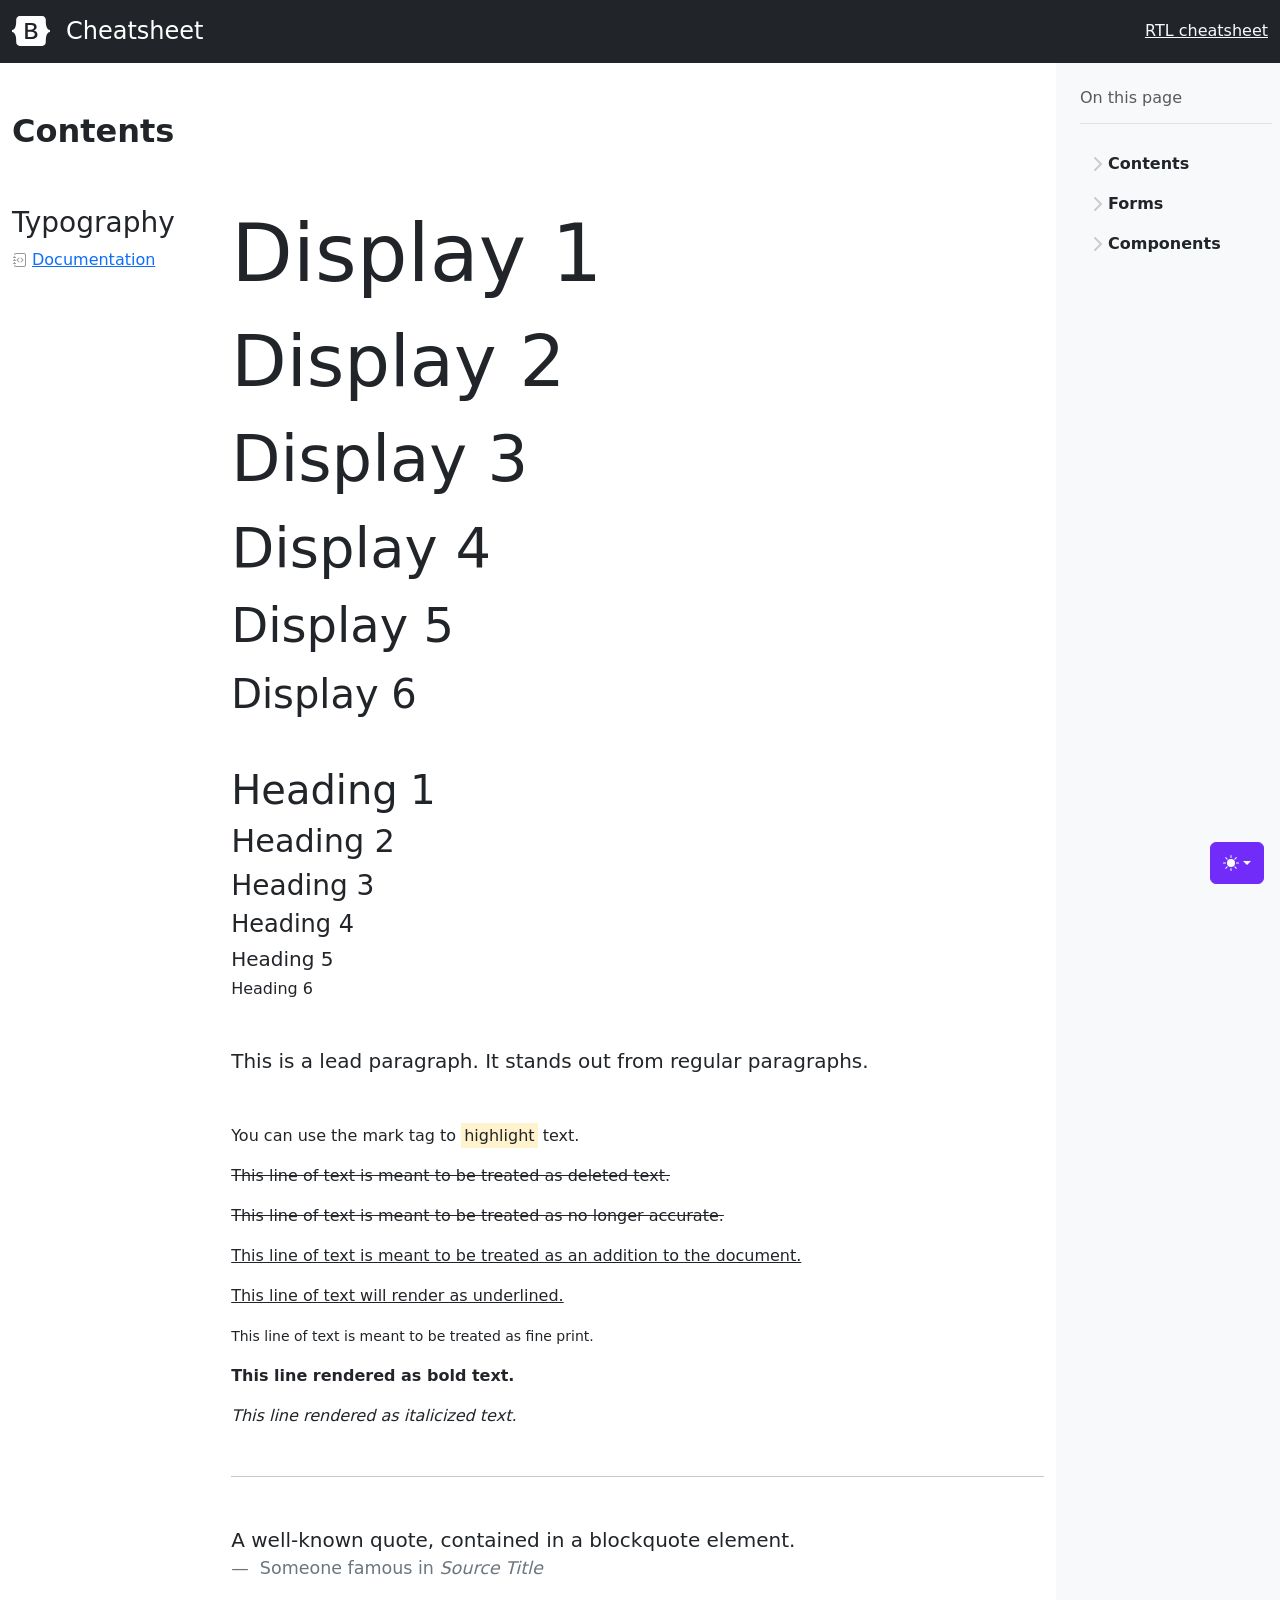
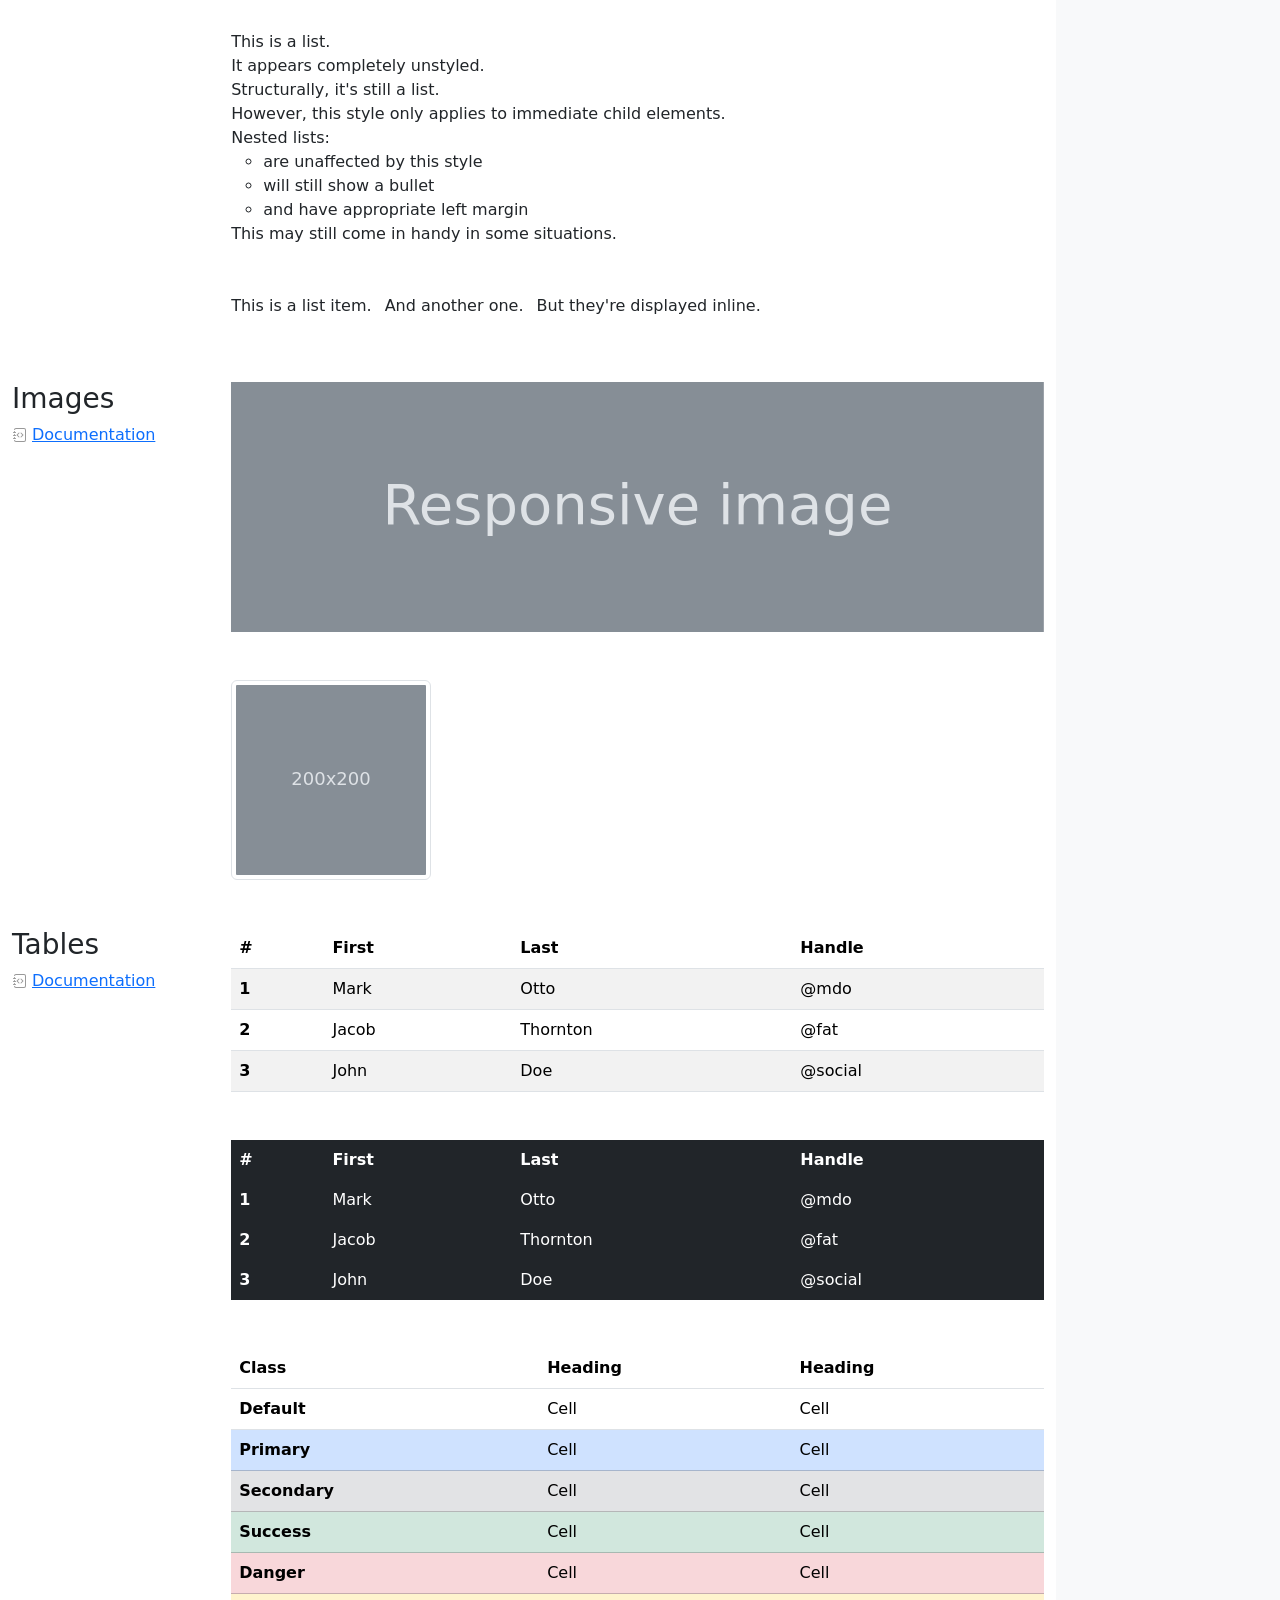
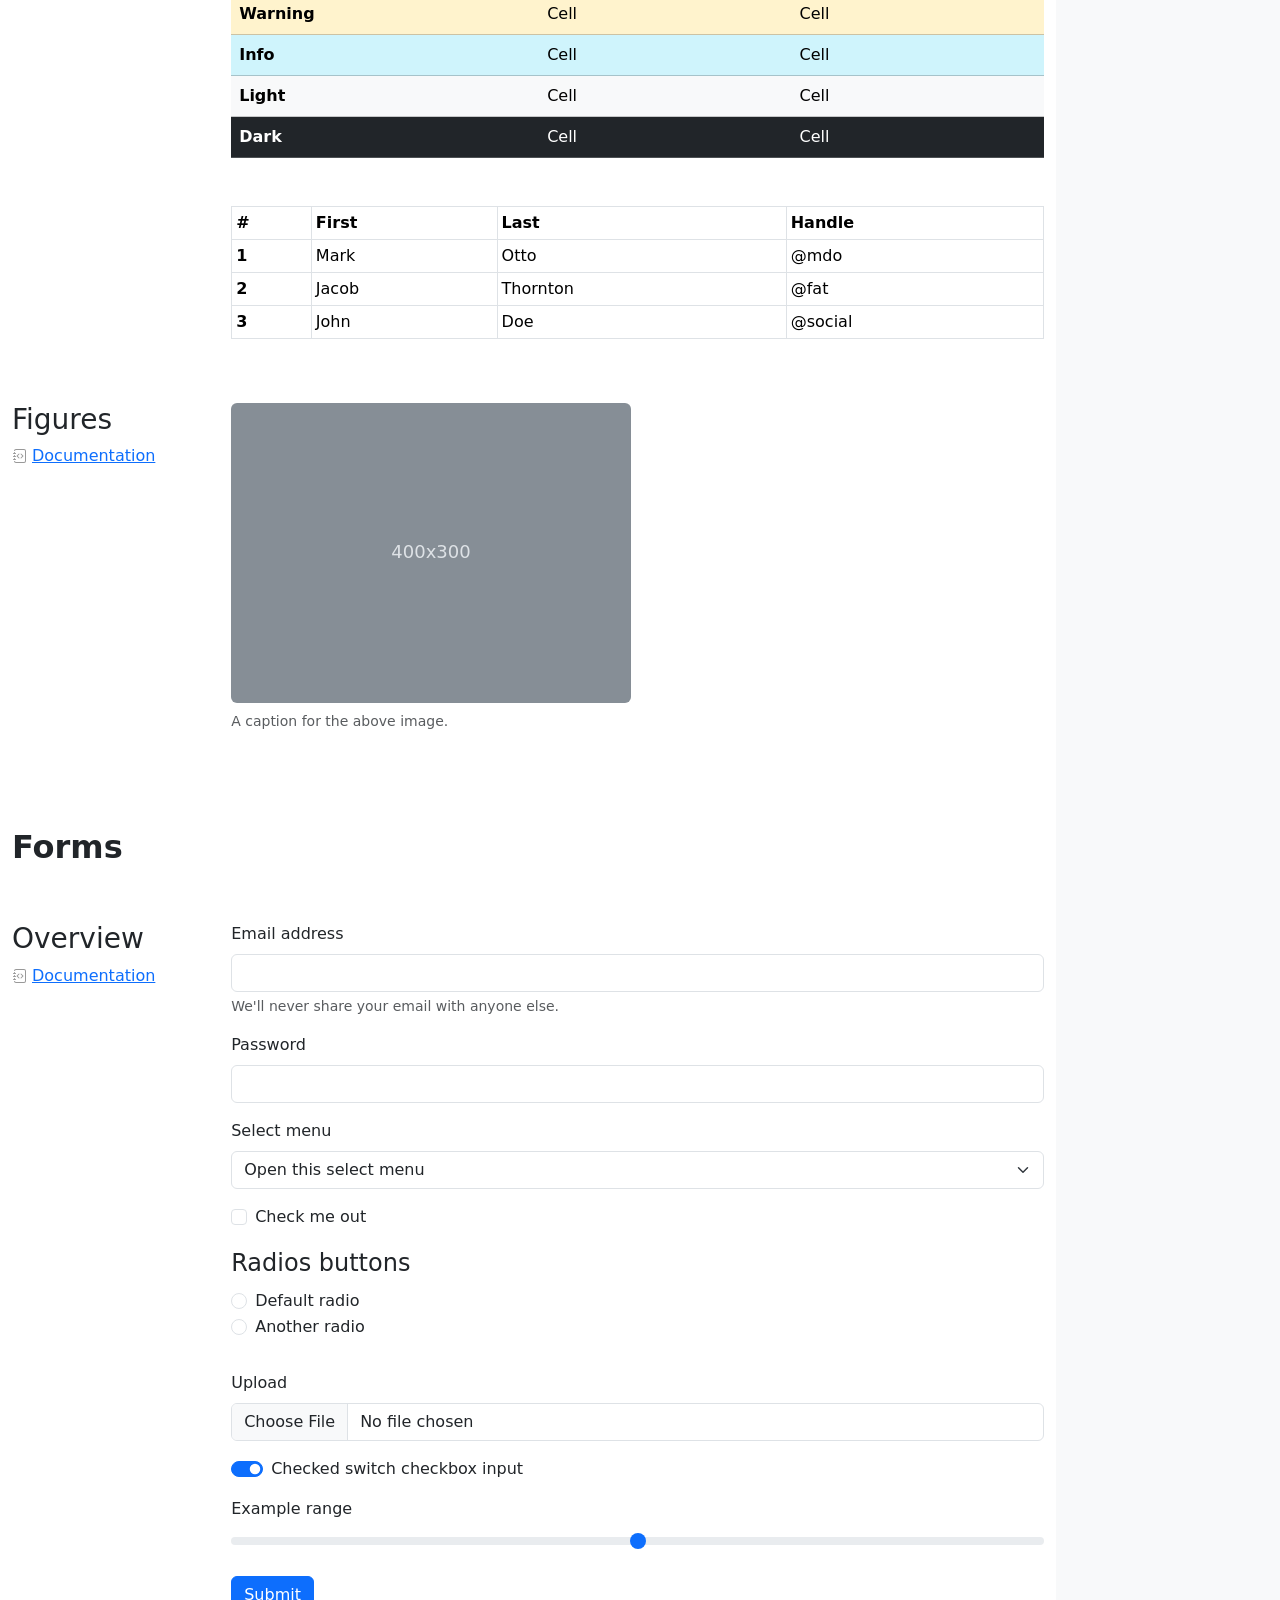
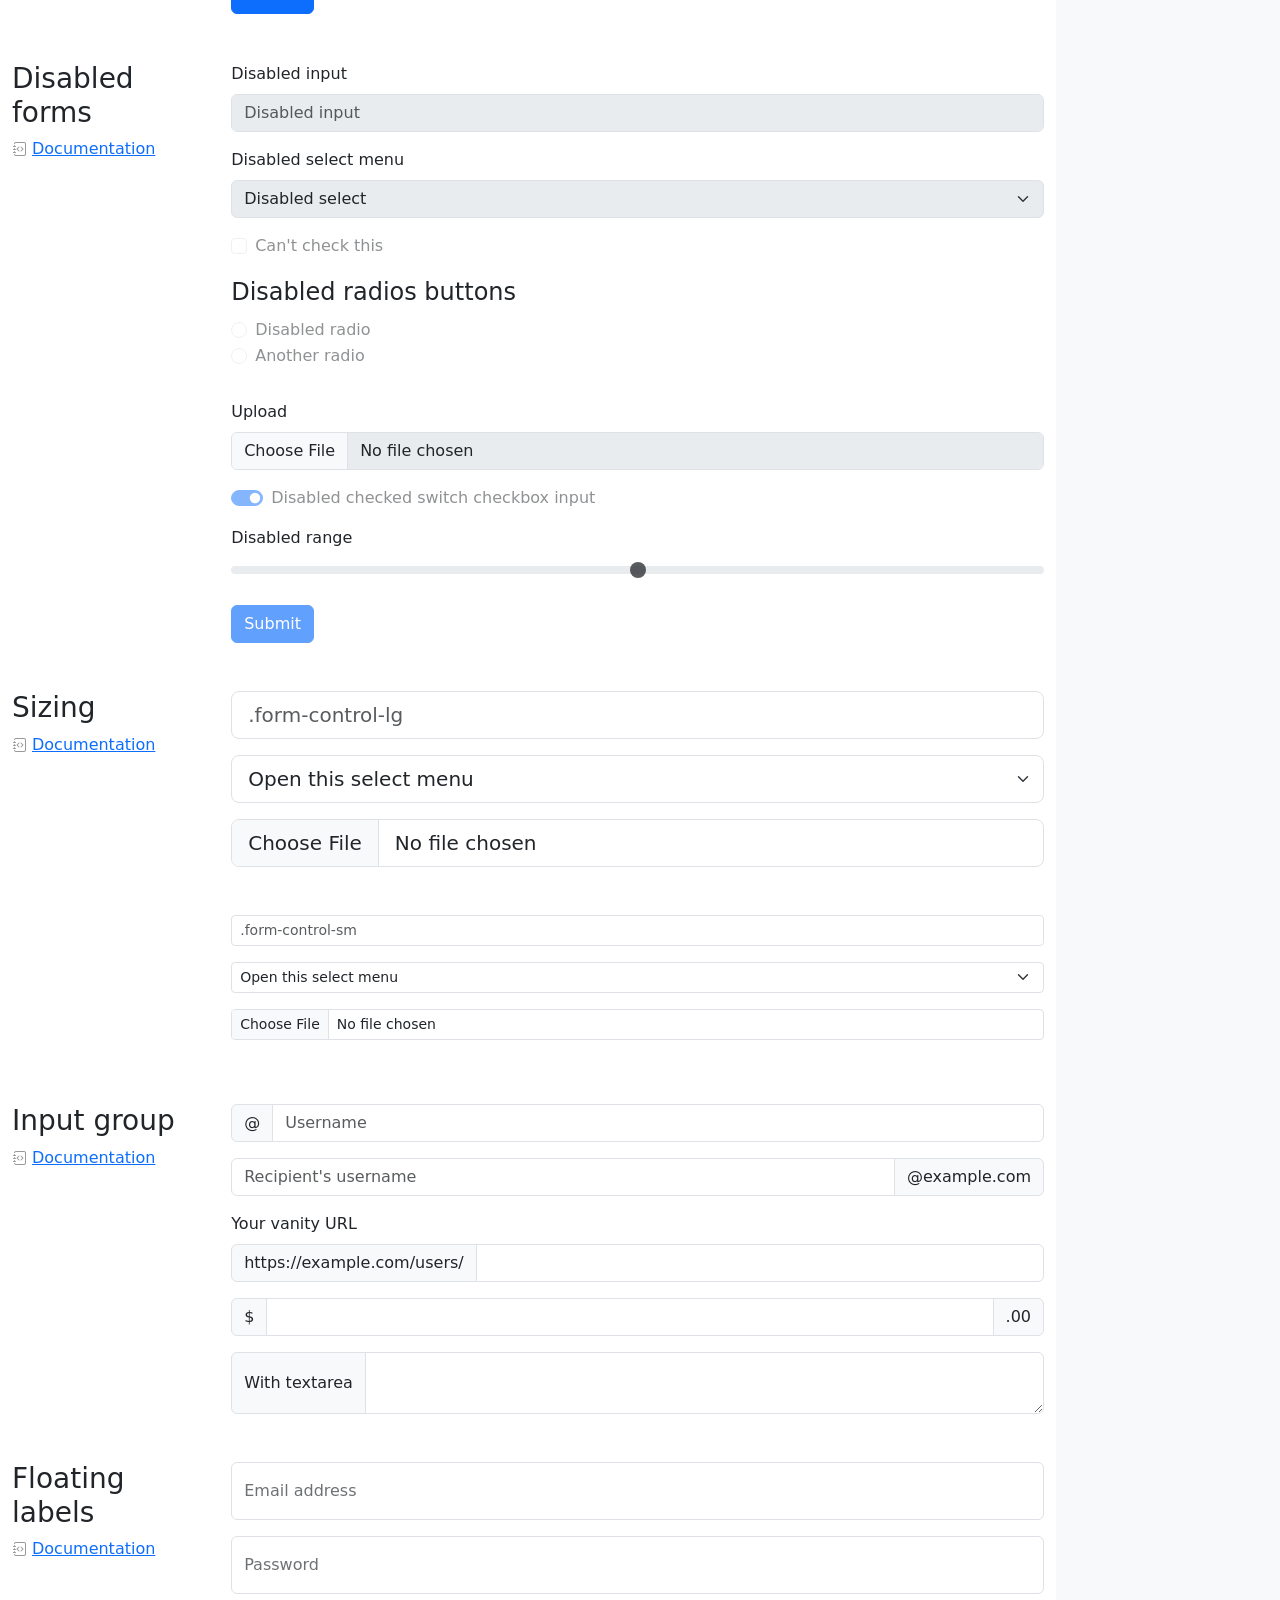
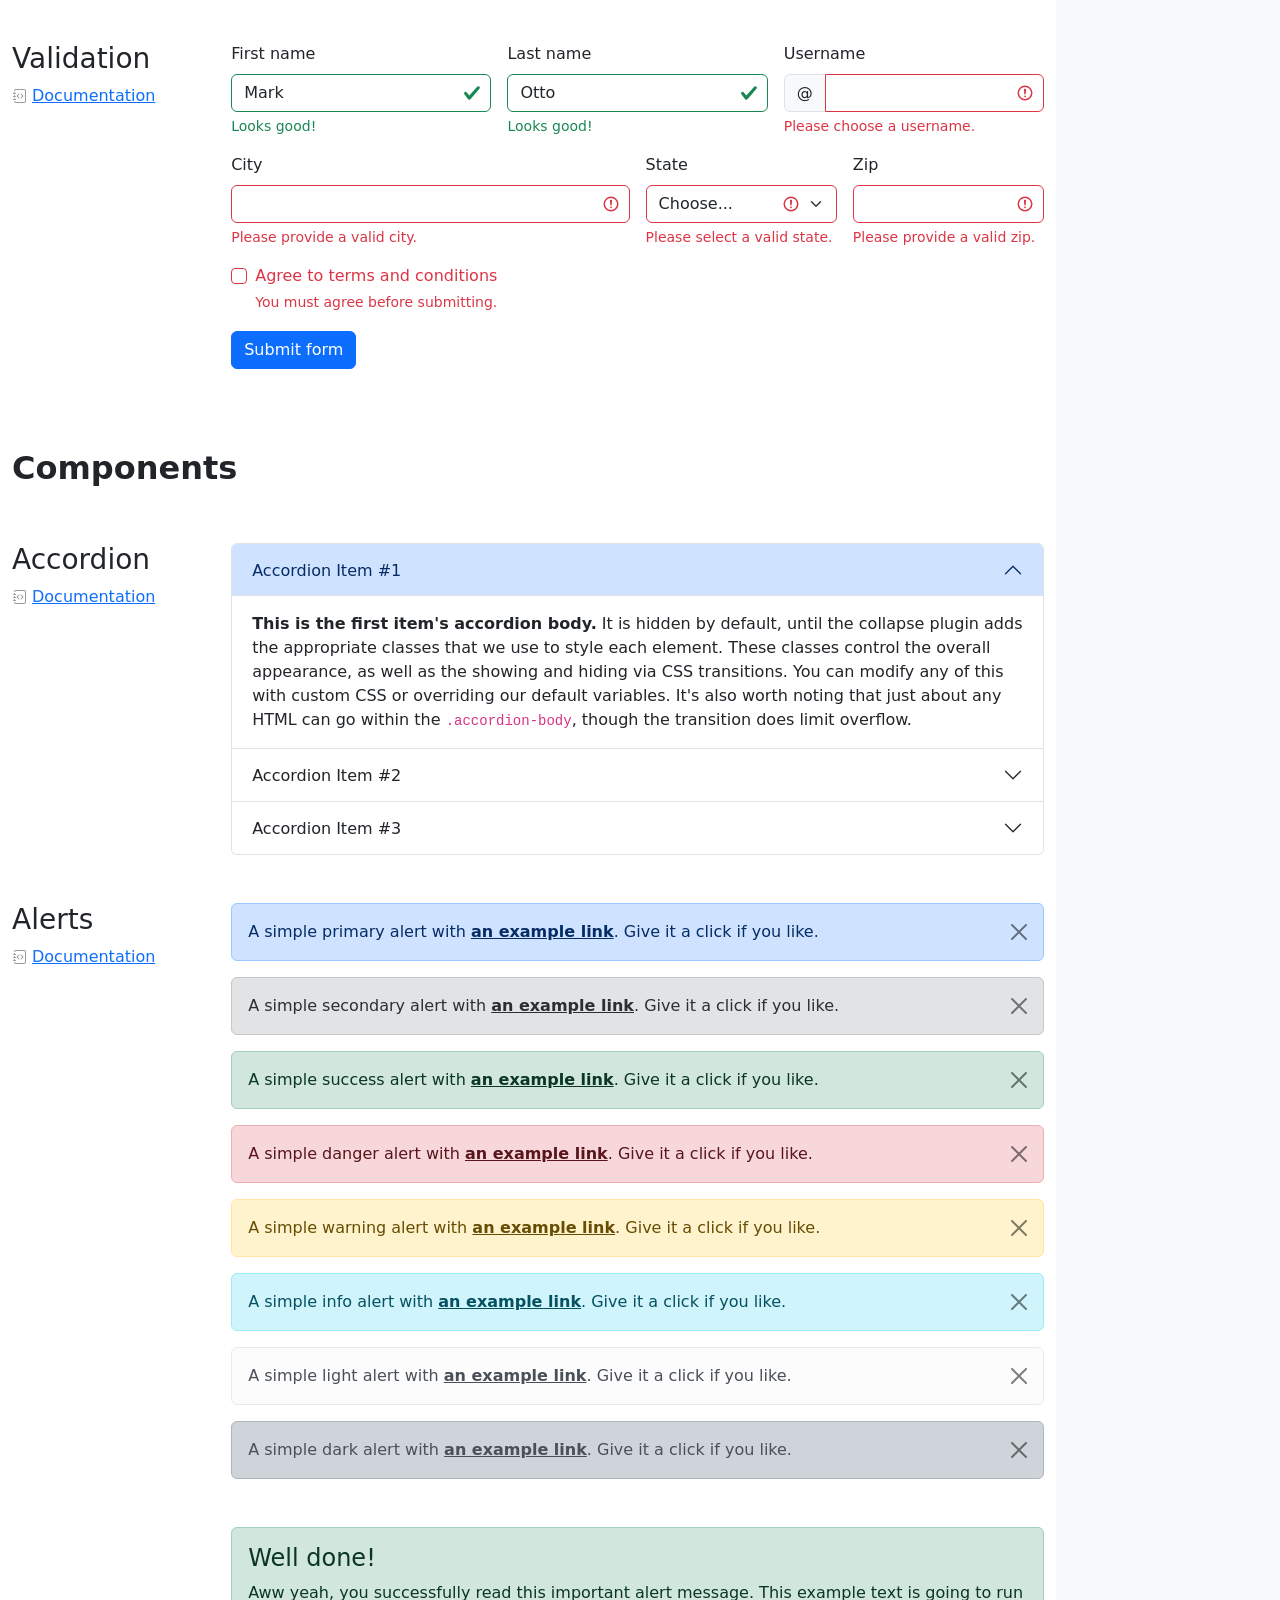
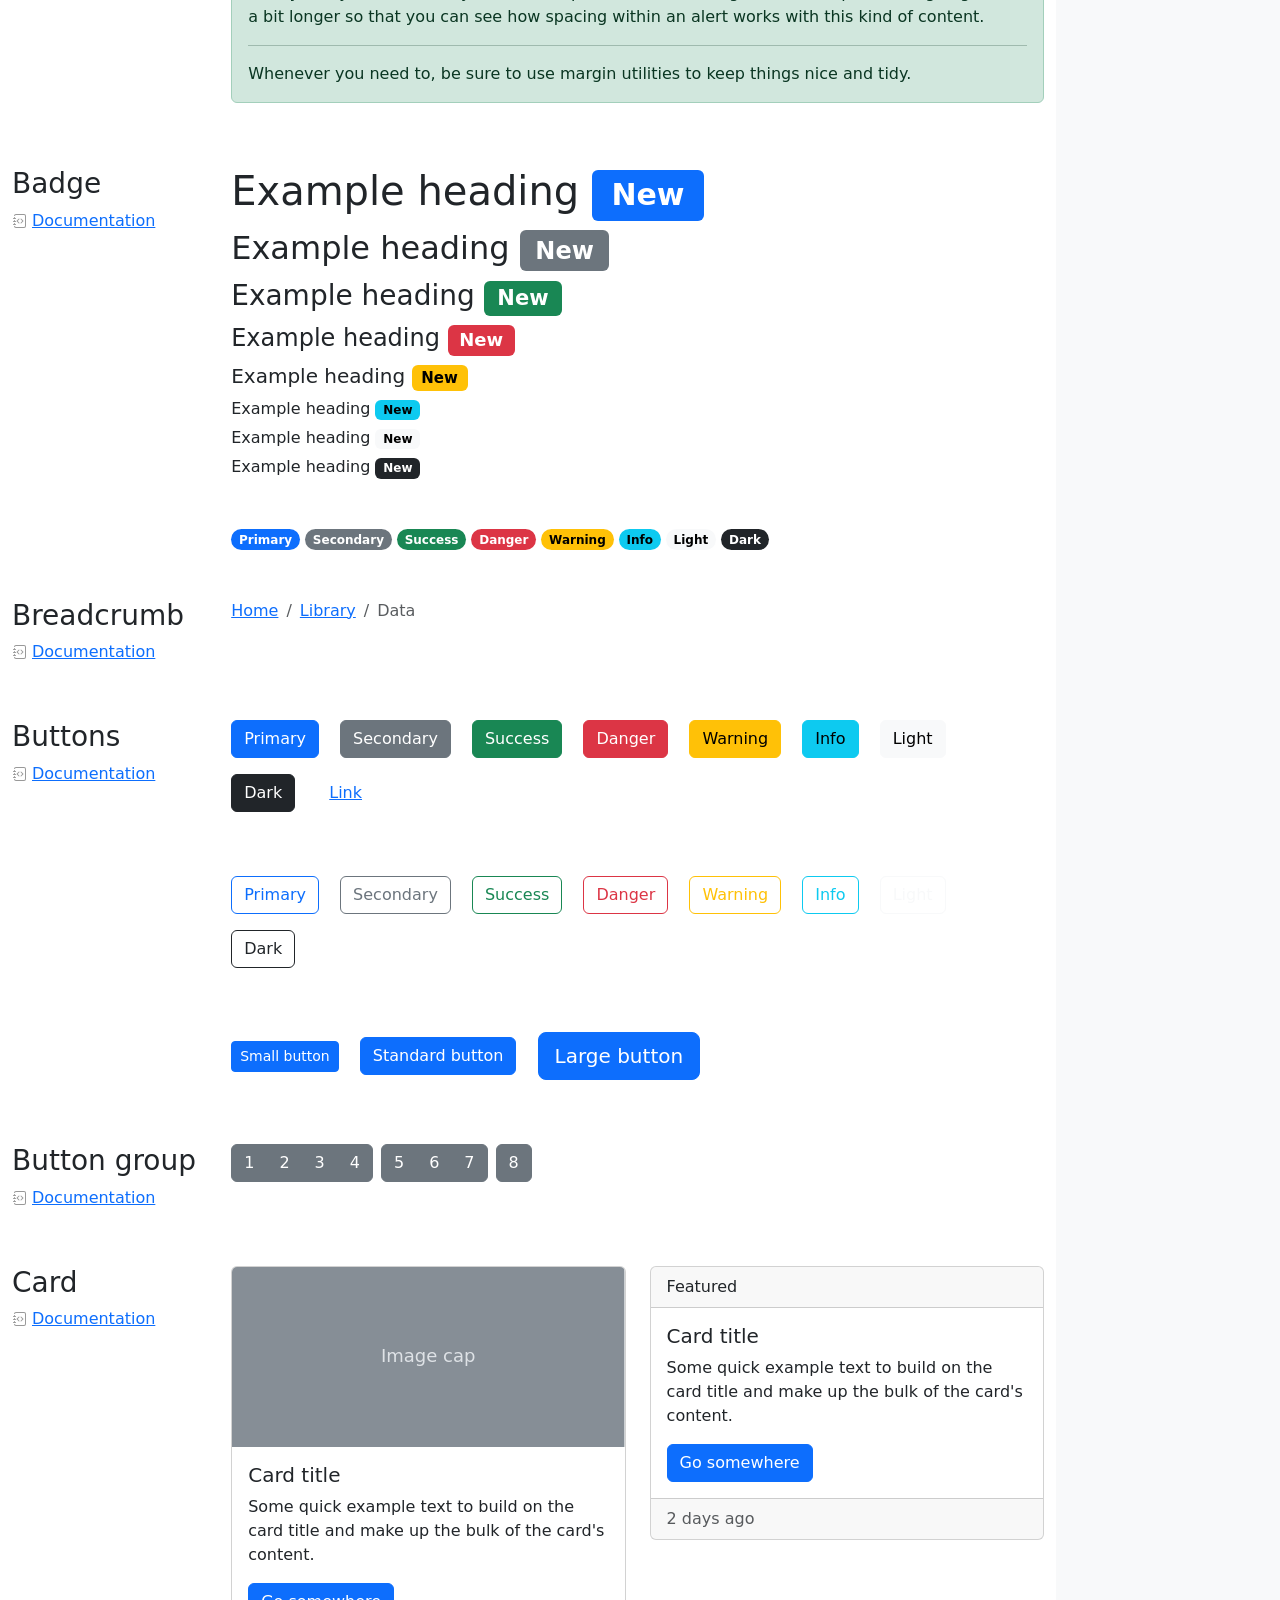
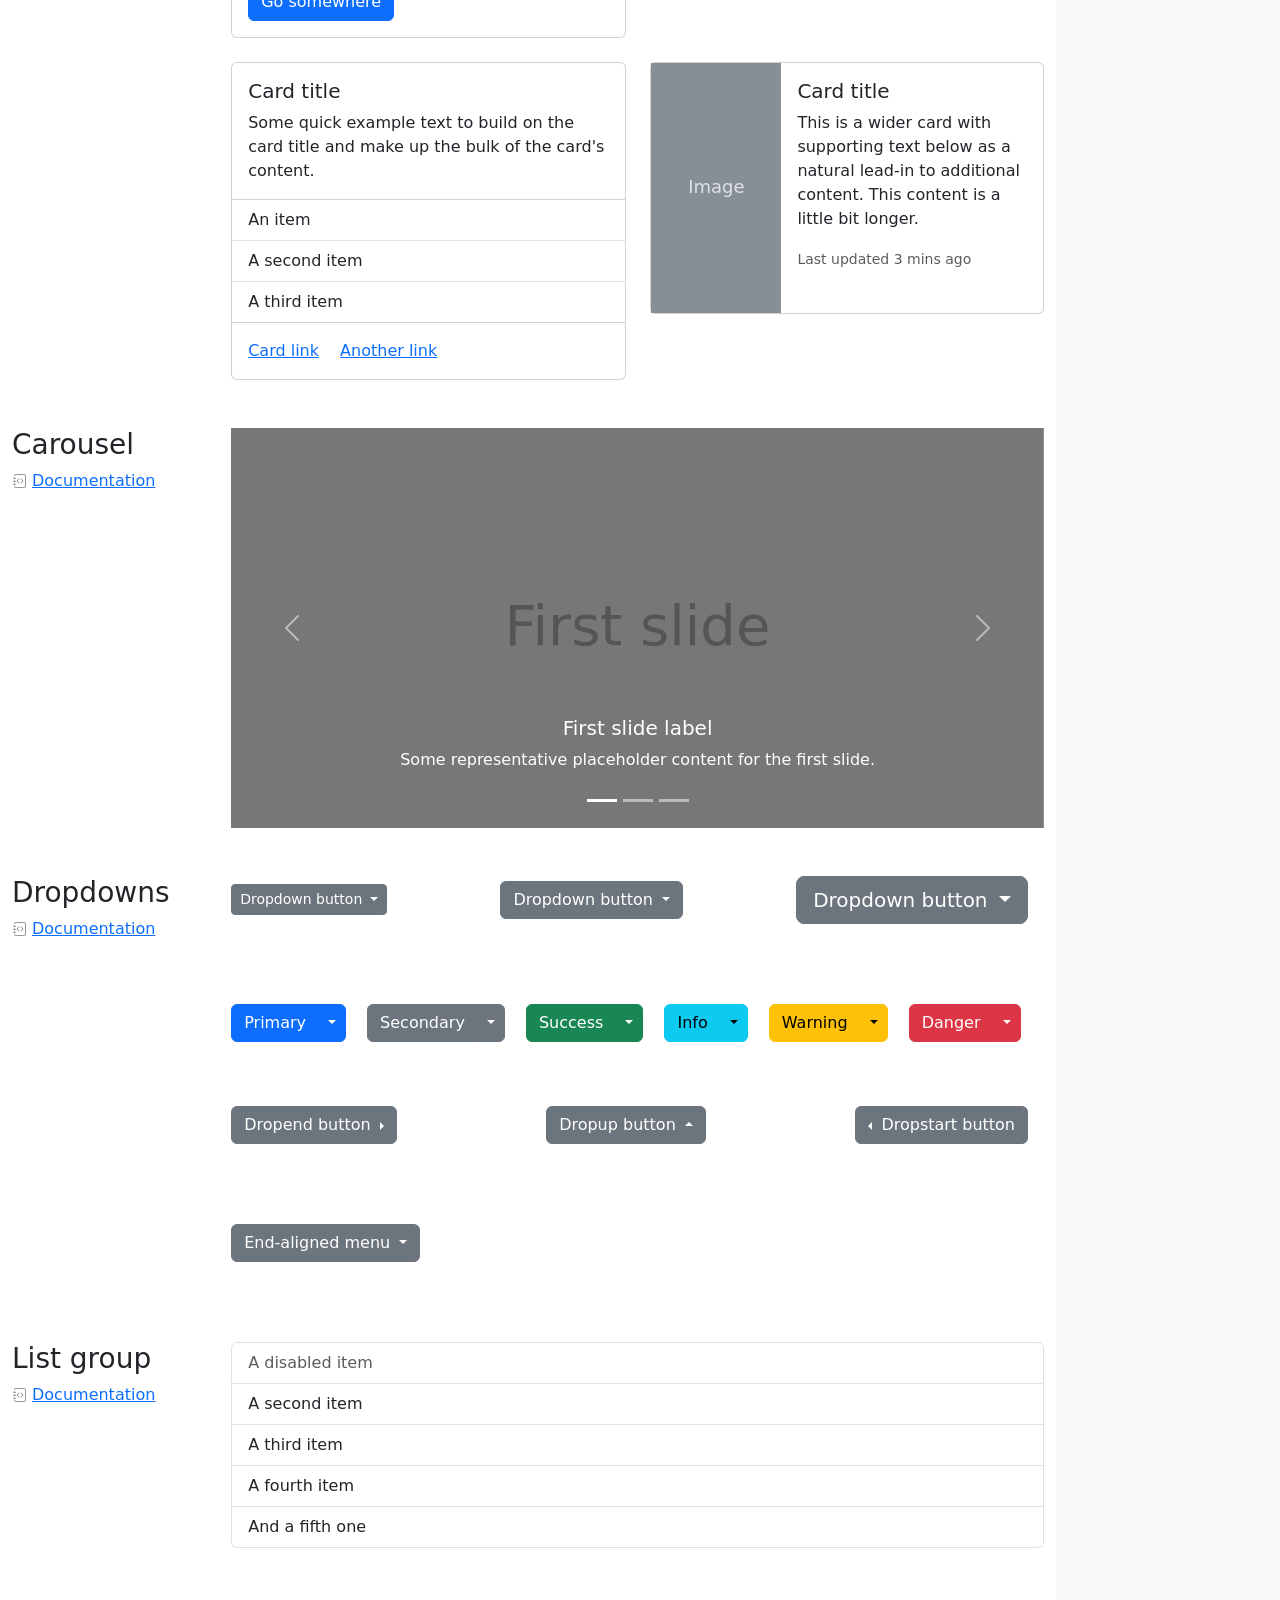
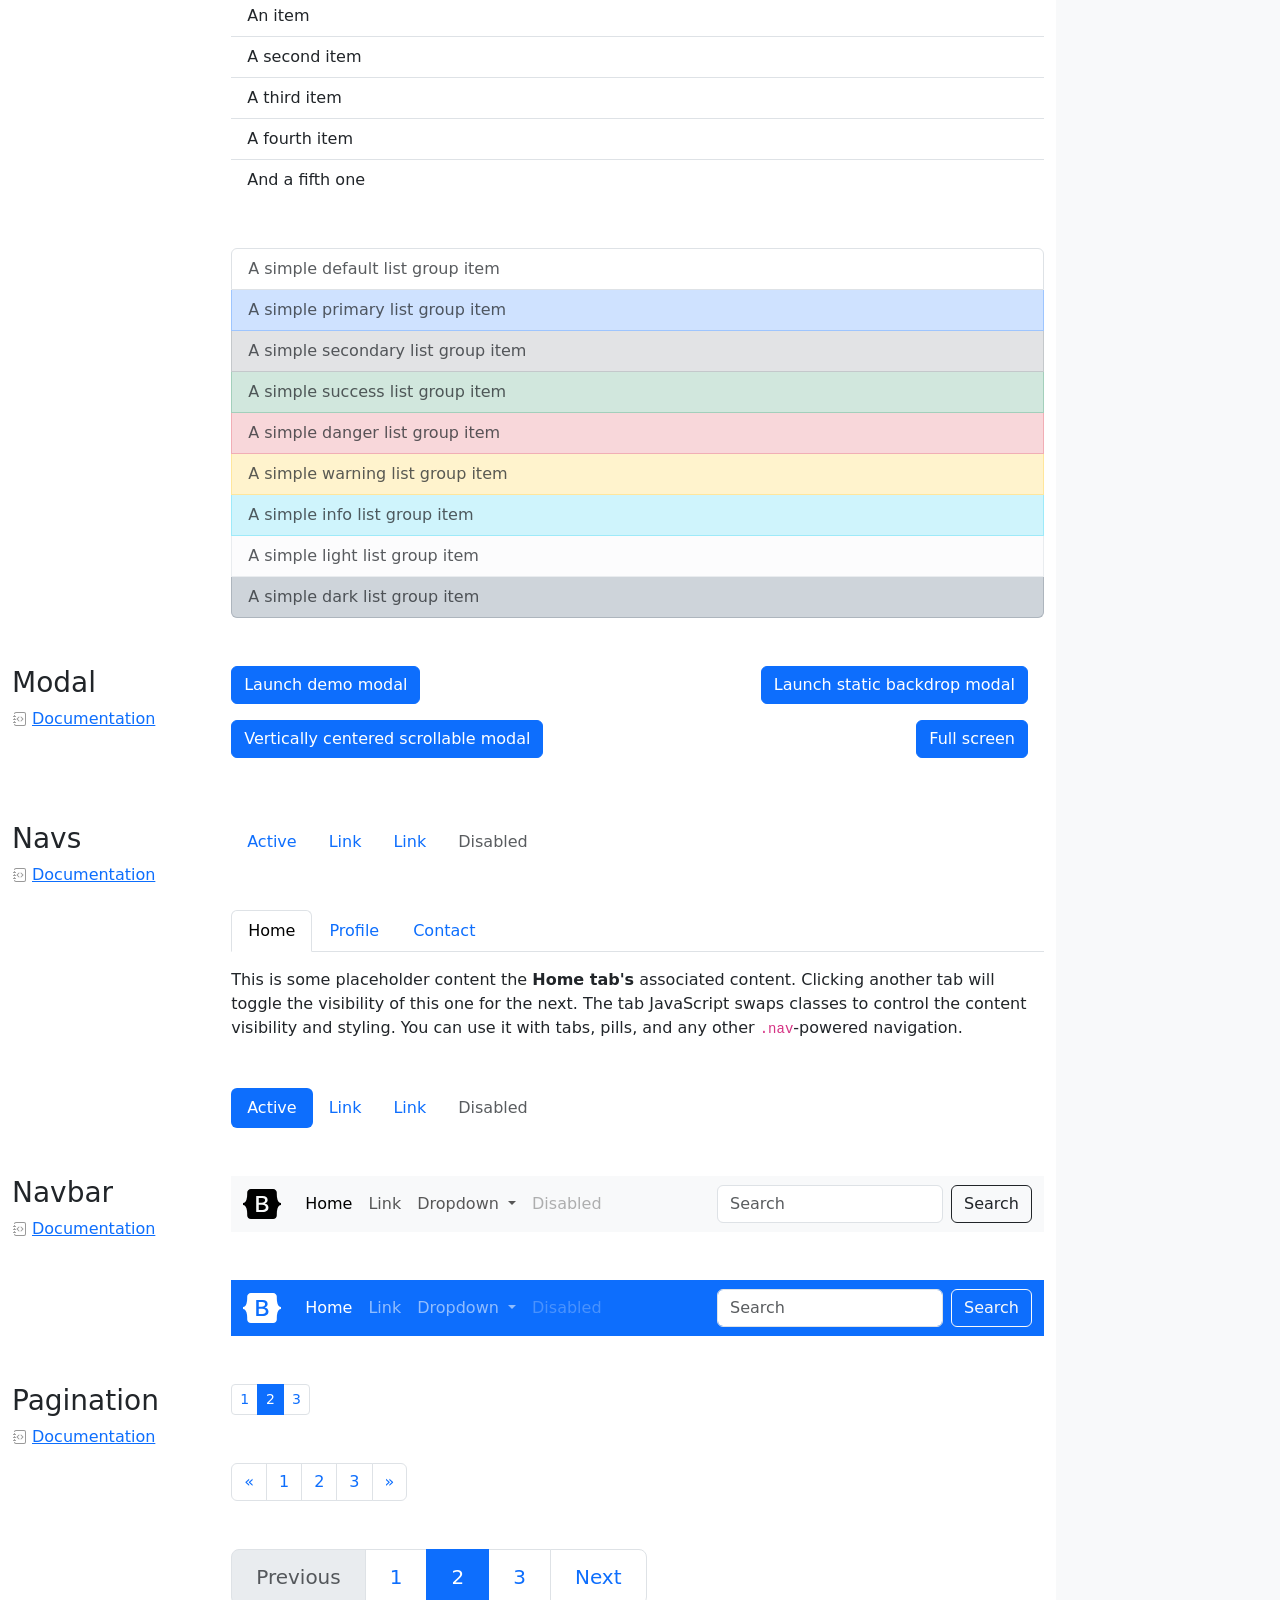
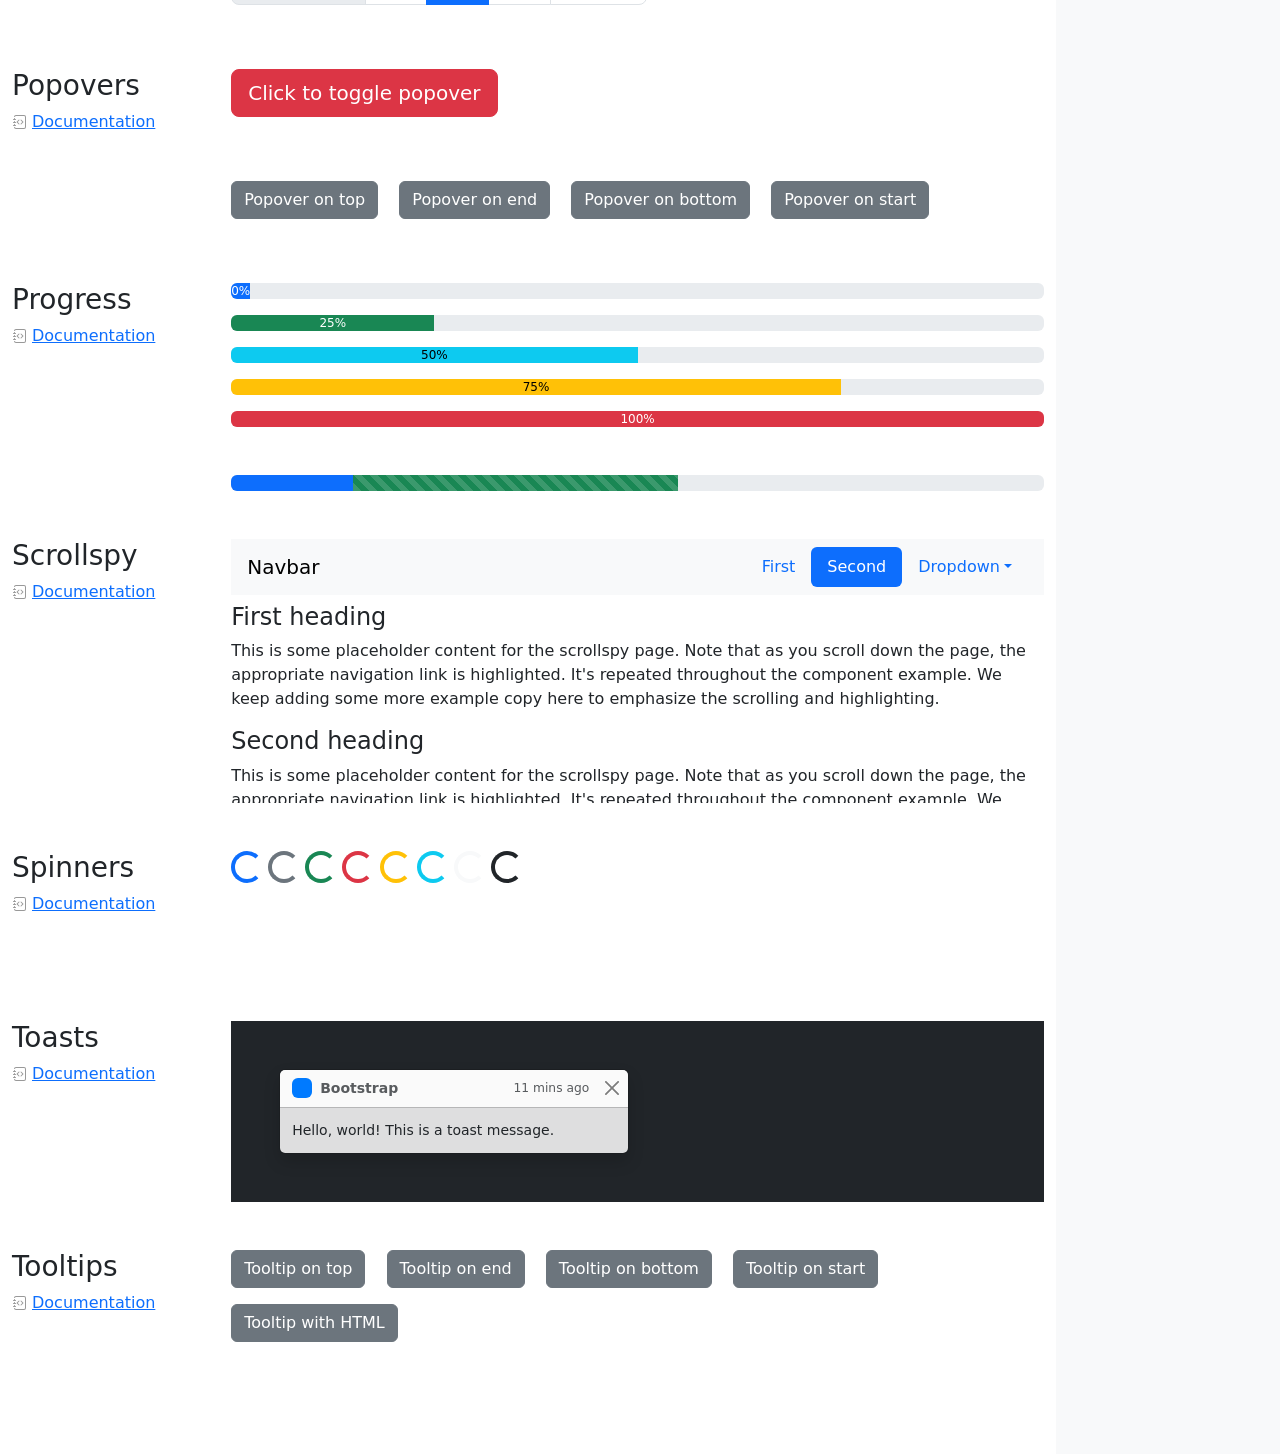
<file: Bootstrap/examples/cheatsheet/index.html>
<!doctype html>
<html lang="en" data-bs-theme="auto">
  <head>
    <meta charset="utf-8" />
    <meta name="viewport" content="width=device-width, initial-scale=1" />
    <meta name="description" content="" />
    <meta
      name="author"
      content="Mark Otto, Jacob Thornton, and Bootstrap contributors"
    />
    <meta name="generator" content="Astro v5.13.2" />
    <title>Cheatsheet · Bootstrap v5.3</title>
    <link
      rel="canonical"
      href="https://getbootstrap.com/docs/5.3/examples/cheatsheet/"
    />
    <script src="../assets/js/color-modes.js"></script>
    <link href="../assets/dist/css/bootstrap.min.css" rel="stylesheet" />
    <meta name="theme-color" content="#712cf9" />
    <link href="cheatsheet.css" rel="stylesheet" />
    <style>
      .bd-placeholder-img {
        font-size: 1.125rem;
        text-anchor: middle;
        -webkit-user-select: none;
        -moz-user-select: none;
        user-select: none;
      }
      @media (min-width: 768px) {
        .bd-placeholder-img-lg {
          font-size: 3.5rem;
        }
      }
      .b-example-divider {
        width: 100%;
        height: 3rem;
        background-color: #0000001a;
        border: solid rgba(0, 0, 0, 0.15);
        border-width: 1px 0;
        box-shadow:
          inset 0 0.5em 1.5em #0000001a,
          inset 0 0.125em 0.5em #00000026;
      }
      .b-example-vr {
        flex-shrink: 0;
        width: 1.5rem;
        height: 100vh;
      }
      .bi {
        vertical-align: -0.125em;
        fill: currentColor;
      }
      .nav-scroller {
        position: relative;
        z-index: 2;
        height: 2.75rem;
        overflow-y: hidden;
      }
      .nav-scroller .nav {
        display: flex;
        flex-wrap: nowrap;
        padding-bottom: 1rem;
        margin-top: -1px;
        overflow-x: auto;
        text-align: center;
        white-space: nowrap;
        -webkit-overflow-scrolling: touch;
      }
      .btn-bd-primary {
        --bd-violet-bg: #712cf9;
        --bd-violet-rgb: 112.520718, 44.062154, 249.437846;
        --bs-btn-font-weight: 600;
        --bs-btn-color: var(--bs-white);
        --bs-btn-bg: var(--bd-violet-bg);
        --bs-btn-border-color: var(--bd-violet-bg);
        --bs-btn-hover-color: var(--bs-white);
        --bs-btn-hover-bg: #6528e0;
        --bs-btn-hover-border-color: #6528e0;
        --bs-btn-focus-shadow-rgb: var(--bd-violet-rgb);
        --bs-btn-active-color: var(--bs-btn-hover-color);
        --bs-btn-active-bg: #5a23c8;
        --bs-btn-active-border-color: #5a23c8;
      }
      .bd-mode-toggle {
        z-index: 1500;
      }
      .bd-mode-toggle .bi {
        width: 1em;
        height: 1em;
      }
      .bd-mode-toggle .dropdown-menu .active .bi {
        display: block !important;
      }
    </style>
  </head>
  <body class="bg-body-tertiary">
    <svg xmlns="http://www.w3.org/2000/svg" class="d-none">
      <symbol id="check2" viewBox="0 0 16 16">
        <path
          d="M13.854 3.646a.5.5 0 0 1 0 .708l-7 7a.5.5 0 0 1-.708 0l-3.5-3.5a.5.5 0 1 1 .708-.708L6.5 10.293l6.646-6.647a.5.5 0 0 1 .708 0z"
        ></path>
      </symbol>
      <symbol id="circle-half" viewBox="0 0 16 16">
        <path
          d="M8 15A7 7 0 1 0 8 1v14zm0 1A8 8 0 1 1 8 0a8 8 0 0 1 0 16z"
        ></path>
      </symbol>
      <symbol id="moon-stars-fill" viewBox="0 0 16 16">
        <path
          d="M6 .278a.768.768 0 0 1 .08.858 7.208 7.208 0 0 0-.878 3.46c0 4.021 3.278 7.277 7.318 7.277.527 0 1.04-.055 1.533-.16a.787.787 0 0 1 .81.316.733.733 0 0 1-.031.893A8.349 8.349 0 0 1 8.344 16C3.734 16 0 12.286 0 7.71 0 4.266 2.114 1.312 5.124.06A.752.752 0 0 1 6 .278z"
        ></path>
        <path
          d="M10.794 3.148a.217.217 0 0 1 .412 0l.387 1.162c.173.518.579.924 1.097 1.097l1.162.387a.217.217 0 0 1 0 .412l-1.162.387a1.734 1.734 0 0 0-1.097 1.097l-.387 1.162a.217.217 0 0 1-.412 0l-.387-1.162A1.734 1.734 0 0 0 9.31 6.593l-1.162-.387a.217.217 0 0 1 0-.412l1.162-.387a1.734 1.734 0 0 0 1.097-1.097l.387-1.162zM13.863.099a.145.145 0 0 1 .274 0l.258.774c.115.346.386.617.732.732l.774.258a.145.145 0 0 1 0 .274l-.774.258a1.156 1.156 0 0 0-.732.732l-.258.774a.145.145 0 0 1-.274 0l-.258-.774a1.156 1.156 0 0 0-.732-.732l-.774-.258a.145.145 0 0 1 0-.274l.774-.258c.346-.115.617-.386.732-.732L13.863.1z"
        ></path>
      </symbol>
      <symbol id="sun-fill" viewBox="0 0 16 16">
        <path
          d="M8 12a4 4 0 1 0 0-8 4 4 0 0 0 0 8zM8 0a.5.5 0 0 1 .5.5v2a.5.5 0 0 1-1 0v-2A.5.5 0 0 1 8 0zm0 13a.5.5 0 0 1 .5.5v2a.5.5 0 0 1-1 0v-2A.5.5 0 0 1 8 13zm8-5a.5.5 0 0 1-.5.5h-2a.5.5 0 0 1 0-1h2a.5.5 0 0 1 .5.5zM3 8a.5.5 0 0 1-.5.5h-2a.5.5 0 0 1 0-1h2A.5.5 0 0 1 3 8zm10.657-5.657a.5.5 0 0 1 0 .707l-1.414 1.415a.5.5 0 1 1-.707-.708l1.414-1.414a.5.5 0 0 1 .707 0zm-9.193 9.193a.5.5 0 0 1 0 .707L3.05 13.657a.5.5 0 0 1-.707-.707l1.414-1.414a.5.5 0 0 1 .707 0zm9.193 2.121a.5.5 0 0 1-.707 0l-1.414-1.414a.5.5 0 0 1 .707-.707l1.414 1.414a.5.5 0 0 1 0 .707zM4.464 4.465a.5.5 0 0 1-.707 0L2.343 3.05a.5.5 0 1 1 .707-.707l1.414 1.414a.5.5 0 0 1 0 .708z"
        ></path>
      </symbol>
    </svg>
    <div
      class="dropdown position-fixed bottom-0 end-0 mb-3 me-3 bd-mode-toggle"
    >
      <button
        class="btn btn-bd-primary py-2 dropdown-toggle d-flex align-items-center"
        id="bd-theme"
        type="button"
        aria-expanded="false"
        data-bs-toggle="dropdown"
        aria-label="Toggle theme (auto)"
      >
        <svg class="bi my-1 theme-icon-active" aria-hidden="true">
          <use href="#circle-half"></use>
        </svg>
        <span class="visually-hidden" id="bd-theme-text">Toggle theme</span>
      </button>
      <ul
        class="dropdown-menu dropdown-menu-end shadow"
        aria-labelledby="bd-theme-text"
      >
        <li>
          <button
            type="button"
            class="dropdown-item d-flex align-items-center"
            data-bs-theme-value="light"
            aria-pressed="false"
          >
            <svg class="bi me-2 opacity-50" aria-hidden="true">
              <use href="#sun-fill"></use>
            </svg>
            Light
            <svg class="bi ms-auto d-none" aria-hidden="true">
              <use href="#check2"></use>
            </svg>
          </button>
        </li>
        <li>
          <button
            type="button"
            class="dropdown-item d-flex align-items-center"
            data-bs-theme-value="dark"
            aria-pressed="false"
          >
            <svg class="bi me-2 opacity-50" aria-hidden="true">
              <use href="#moon-stars-fill"></use>
            </svg>
            Dark
            <svg class="bi ms-auto d-none" aria-hidden="true">
              <use href="#check2"></use>
            </svg>
          </button>
        </li>
        <li>
          <button
            type="button"
            class="dropdown-item d-flex align-items-center active"
            data-bs-theme-value="auto"
            aria-pressed="true"
          >
            <svg class="bi me-2 opacity-50" aria-hidden="true">
              <use href="#circle-half"></use>
            </svg>
            Auto
            <svg class="bi ms-auto d-none" aria-hidden="true">
              <use href="#check2"></use>
            </svg>
          </button>
        </li>
      </ul>
    </div>
    <header
      class="bd-header bg-dark py-3 d-flex align-items-stretch border-bottom border-dark"
    >
      <div class="container-fluid d-flex align-items-center">
        <h1 class="d-flex align-items-center fs-4 text-white mb-0">
          <img
            src="../assets/brand/bootstrap-logo-white.svg"
            width="38"
            height="30"
            class="me-3"
            alt="Bootstrap"
          />
          Cheatsheet
        </h1>
        <a
          href="../examples/cheatsheet-rtl/"
          class="ms-auto link-light"
          hreflang="ar"
          >RTL cheatsheet</a
        >
      </div>
    </header>
    <aside
      class="bd-aside sticky-xl-top text-body-secondary align-self-start mb-3 mb-xl-5 px-2"
    >
      <h2 class="h6 pt-4 pb-3 mb-4 border-bottom">On this page</h2>
      <nav class="small" id="toc">
        <ul class="list-unstyled">
          <li class="my-2">
            <button
              type="button"
              class="btn d-inline-flex align-items-center collapsed border-0"
              data-bs-toggle="collapse"
              aria-expanded="false"
              data-bs-target="#contents-collapse"
              aria-controls="contents-collapse"
            >
              Contents
            </button>
            <ul class="list-unstyled ps-3 collapse" id="contents-collapse">
              <li>
                <a
                  class="d-inline-flex align-items-center rounded text-decoration-none"
                  href="#typography"
                  >Typography</a
                >
              </li>
              <li>
                <a
                  class="d-inline-flex align-items-center rounded text-decoration-none"
                  href="#images"
                  >Images</a
                >
              </li>
              <li>
                <a
                  class="d-inline-flex align-items-center rounded text-decoration-none"
                  href="#tables"
                  >Tables</a
                >
              </li>
              <li>
                <a
                  class="d-inline-flex align-items-center rounded text-decoration-none"
                  href="#figures"
                  >Figures</a
                >
              </li>
            </ul>
          </li>
          <li class="my-2">
            <button
              type="button"
              class="btn d-inline-flex align-items-center collapsed border-0"
              data-bs-toggle="collapse"
              aria-expanded="false"
              data-bs-target="#forms-collapse"
              aria-controls="forms-collapse"
            >
              Forms
            </button>
            <ul class="list-unstyled ps-3 collapse" id="forms-collapse">
              <li>
                <a
                  class="d-inline-flex align-items-center rounded text-decoration-none"
                  href="#overview"
                  >Overview</a
                >
              </li>
              <li>
                <a
                  class="d-inline-flex align-items-center rounded text-decoration-none"
                  href="#disabled-forms"
                  >Disabled forms</a
                >
              </li>
              <li>
                <a
                  class="d-inline-flex align-items-center rounded text-decoration-none"
                  href="#sizing"
                  >Sizing</a
                >
              </li>
              <li>
                <a
                  class="d-inline-flex align-items-center rounded text-decoration-none"
                  href="#input-group"
                  >Input group</a
                >
              </li>
              <li>
                <a
                  class="d-inline-flex align-items-center rounded text-decoration-none"
                  href="#floating-labels"
                  >Floating labels</a
                >
              </li>
              <li>
                <a
                  class="d-inline-flex align-items-center rounded text-decoration-none"
                  href="#validation"
                  >Validation</a
                >
              </li>
            </ul>
          </li>
          <li class="my-2">
            <button
              type="button"
              class="btn d-inline-flex align-items-center collapsed border-0"
              data-bs-toggle="collapse"
              aria-expanded="false"
              data-bs-target="#components-collapse"
              aria-controls="components-collapse"
            >
              Components
            </button>
            <ul class="list-unstyled ps-3 collapse" id="components-collapse">
              <li>
                <a
                  class="d-inline-flex align-items-center rounded text-decoration-none"
                  href="#accordion"
                  >Accordion</a
                >
              </li>
              <li>
                <a
                  class="d-inline-flex align-items-center rounded text-decoration-none"
                  href="#alerts"
                  >Alerts</a
                >
              </li>
              <li>
                <a
                  class="d-inline-flex align-items-center rounded text-decoration-none"
                  href="#badge"
                  >Badge</a
                >
              </li>
              <li>
                <a
                  class="d-inline-flex align-items-center rounded text-decoration-none"
                  href="#breadcrumb"
                  >Breadcrumb</a
                >
              </li>
              <li>
                <a
                  class="d-inline-flex align-items-center rounded text-decoration-none"
                  href="#buttons"
                  >Buttons</a
                >
              </li>
              <li>
                <a
                  class="d-inline-flex align-items-center rounded text-decoration-none"
                  href="#button-group"
                  >Button group</a
                >
              </li>
              <li>
                <a
                  class="d-inline-flex align-items-center rounded text-decoration-none"
                  href="#card"
                  >Card</a
                >
              </li>
              <li>
                <a
                  class="d-inline-flex align-items-center rounded text-decoration-none"
                  href="#carousel"
                  >Carousel</a
                >
              </li>
              <li>
                <a
                  class="d-inline-flex align-items-center rounded text-decoration-none"
                  href="#dropdowns"
                  >Dropdowns</a
                >
              </li>
              <li>
                <a
                  class="d-inline-flex align-items-center rounded text-decoration-none"
                  href="#list-group"
                  >List group</a
                >
              </li>
              <li>
                <a
                  class="d-inline-flex align-items-center rounded text-decoration-none"
                  href="#modal"
                  >Modal</a
                >
              </li>
              <li>
                <a
                  class="d-inline-flex align-items-center rounded text-decoration-none"
                  href="#navs"
                  >Navs</a
                >
              </li>
              <li>
                <a
                  class="d-inline-flex align-items-center rounded text-decoration-none"
                  href="#navbar"
                  >Navbar</a
                >
              </li>
              <li>
                <a
                  class="d-inline-flex align-items-center rounded text-decoration-none"
                  href="#pagination"
                  >Pagination</a
                >
              </li>
              <li>
                <a
                  class="d-inline-flex align-items-center rounded text-decoration-none"
                  href="#popovers"
                  >Popovers</a
                >
              </li>
              <li>
                <a
                  class="d-inline-flex align-items-center rounded text-decoration-none"
                  href="#progress"
                  >Progress</a
                >
              </li>
              <li>
                <a
                  class="d-inline-flex align-items-center rounded text-decoration-none"
                  href="#scrollspy"
                  >Scrollspy</a
                >
              </li>
              <li>
                <a
                  class="d-inline-flex align-items-center rounded text-decoration-none"
                  href="#spinners"
                  >Spinners</a
                >
              </li>
              <li>
                <a
                  class="d-inline-flex align-items-center rounded text-decoration-none"
                  href="#toasts"
                  >Toasts</a
                >
              </li>
              <li>
                <a
                  class="d-inline-flex align-items-center rounded text-decoration-none"
                  href="#tooltips"
                  >Tooltips</a
                >
              </li>
            </ul>
          </li>
        </ul>
      </nav>
    </aside>
    <main class="bd-cheatsheet container-fluid bg-body">
      <section id="content">
        <h2 class="sticky-xl-top fw-bold pt-3 pt-xl-5 pb-2 pb-xl-3">
          Contents
        </h2>
        <article class="my-3" id="typography">
          <div
            class="bd-heading sticky-xl-top align-self-start mt-5 mb-3 mt-xl-0 mb-xl-2"
          >
            <h3>Typography</h3>
            <a class="d-flex align-items-center" href="../content/typography"
              >Documentation</a
            >
          </div>
          <div>
            <div class="bd-example-snippet bd-code-snippet">
              <div class="bd-example m-0 border-0">
                <p class="display-1">Display 1</p>
                <p class="display-2">Display 2</p>
                <p class="display-3">Display 3</p>
                <p class="display-4">Display 4</p>
                <p class="display-5">Display 5</p>
                <p class="display-6">Display 6</p>
              </div>
            </div>
            <div class="bd-example-snippet bd-code-snippet">
              <div class="bd-example m-0 border-0">
                <p class="h1">Heading 1</p>
                <p class="h2">Heading 2</p>
                <p class="h3">Heading 3</p>
                <p class="h4">Heading 4</p>
                <p class="h5">Heading 5</p>
                <p class="h6">Heading 6</p>
              </div>
            </div>
            <div class="bd-example-snippet bd-code-snippet">
              <div class="bd-example m-0 border-0">
                <p class="lead">
                  This is a lead paragraph. It stands out from regular
                  paragraphs.
                </p>
              </div>
            </div>
            <div class="bd-example-snippet bd-code-snippet">
              <div class="bd-example m-0 border-0">
                <p>You can use the mark tag to <mark>highlight</mark> text.</p>
                <p>
                  <del
                    >This line of text is meant to be treated as deleted
                    text.</del
                  >
                </p>
                <p>
                  <s
                    >This line of text is meant to be treated as no longer
                    accurate.</s
                  >
                </p>
                <p>
                  <ins
                    >This line of text is meant to be treated as an addition to
                    the document.</ins
                  >
                </p>
                <p><u>This line of text will render as underlined.</u></p>
                <p>
                  <small
                    >This line of text is meant to be treated as fine
                    print.</small
                  >
                </p>
                <p><strong>This line rendered as bold text.</strong></p>
                <p><em>This line rendered as italicized text.</em></p>
              </div>
            </div>
            <div class="bd-example-snippet bd-code-snippet">
              <div class="bd-example m-0 border-0">
                <hr />
              </div>
            </div>
            <div class="bd-example-snippet bd-code-snippet">
              <div class="bd-example m-0 border-0">
                <blockquote class="blockquote">
                  <p>A well-known quote, contained in a blockquote element.</p>
                  <footer class="blockquote-footer">
                    Someone famous in
                    <cite title="Source Title">Source Title</cite>
                  </footer>
                </blockquote>
              </div>
            </div>
            <div class="bd-example-snippet bd-code-snippet">
              <div class="bd-example m-0 border-0">
                <ul class="list-unstyled">
                  <li>This is a list.</li>
                  <li>It appears completely unstyled.</li>
                  <li>Structurally, it's still a list.</li>
                  <li>
                    However, this style only applies to immediate child
                    elements.
                  </li>
                  <li>
                    Nested lists:
                    <ul>
                      <li>are unaffected by this style</li>
                      <li>will still show a bullet</li>
                      <li>and have appropriate left margin</li>
                    </ul>
                  </li>
                  <li>This may still come in handy in some situations.</li>
                </ul>
              </div>
            </div>
            <div class="bd-example-snippet bd-code-snippet">
              <div class="bd-example m-0 border-0">
                <ul class="list-inline">
                  <li class="list-inline-item">This is a list item.</li>
                  <li class="list-inline-item">And another one.</li>
                  <li class="list-inline-item">
                    But they're displayed inline.
                  </li>
                </ul>
              </div>
            </div>
          </div>
        </article>
        <article class="my-3" id="images">
          <div
            class="bd-heading sticky-xl-top align-self-start mt-5 mb-3 mt-xl-0 mb-xl-2"
          >
            <h3>Images</h3>
            <a class="d-flex align-items-center" href="../content/images"
              >Documentation</a
            >
          </div>
          <div>
            <div class="bd-example-snippet bd-code-snippet">
              <div class="bd-example m-0 border-0">
                <svg
                  aria-label="Placeholder: Responsive image"
                  class="bd-placeholder-img bd-placeholder-img-lg img-fluid"
                  height="250"
                  preserveAspectRatio="xMidYMid slice"
                  role="img"
                  width="100%"
                  xmlns="http://www.w3.org/2000/svg"
                >
                  <title>Placeholder</title>
                  <rect width="100%" height="100%" fill="#868e96" />
                  <text x="50%" y="50%" fill="#dee2e6" dy=".3em">
                    Responsive image
                  </text>
                </svg>
              </div>
            </div>
            <div class="bd-example-snippet bd-code-snippet">
              <div class="bd-example m-0 border-0">
                <svg
                  aria-label="A generic square placeholder image with a white border around it, making it resemble a photograph taken with an old instant camera: 200x200"
                  class="bd-placeholder-img img-thumbnail"
                  height="200"
                  preserveAspectRatio="xMidYMid slice"
                  role="img"
                  width="200"
                  xmlns="http://www.w3.org/2000/svg"
                >
                  <title>
                    A generic square placeholder image with a white border
                    around it, making it resemble a photograph taken with an old
                    instant camera
                  </title>
                  <rect width="100%" height="100%" fill="#868e96" />
                  <text x="50%" y="50%" fill="#dee2e6" dy=".3em">200x200</text>
                </svg>
              </div>
            </div>
          </div>
        </article>
        <article class="my-3" id="tables">
          <div
            class="bd-heading sticky-xl-top align-self-start mt-5 mb-3 mt-xl-0 mb-xl-2"
          >
            <h3>Tables</h3>
            <a class="d-flex align-items-center" href="../content/tables"
              >Documentation</a
            >
          </div>
          <div>
            <div class="bd-example-snippet bd-code-snippet">
              <div class="bd-example m-0 border-0">
                <table class="table table-striped">
                  <thead>
                    <tr>
                      <th scope="col">#</th>
                      <th scope="col">First</th>
                      <th scope="col">Last</th>
                      <th scope="col">Handle</th>
                    </tr>
                  </thead>
                  <tbody>
                    <tr>
                      <th scope="row">1</th>
                      <td>Mark</td>
                      <td>Otto</td>
                      <td>@mdo</td>
                    </tr>
                    <tr>
                      <th scope="row">2</th>
                      <td>Jacob</td>
                      <td>Thornton</td>
                      <td>@fat</td>
                    </tr>
                    <tr>
                      <th scope="row">3</th>
                      <td>John</td>
                      <td>Doe</td>
                      <td>@social</td>
                    </tr>
                  </tbody>
                </table>
              </div>
            </div>
            <div class="bd-example-snippet bd-code-snippet">
              <div class="bd-example m-0 border-0">
                <table class="table table-dark table-borderless">
                  <thead>
                    <tr>
                      <th scope="col">#</th>
                      <th scope="col">First</th>
                      <th scope="col">Last</th>
                      <th scope="col">Handle</th>
                    </tr>
                  </thead>
                  <tbody>
                    <tr>
                      <th scope="row">1</th>
                      <td>Mark</td>
                      <td>Otto</td>
                      <td>@mdo</td>
                    </tr>
                    <tr>
                      <th scope="row">2</th>
                      <td>Jacob</td>
                      <td>Thornton</td>
                      <td>@fat</td>
                    </tr>
                    <tr>
                      <th scope="row">3</th>
                      <td>John</td>
                      <td>Doe</td>
                      <td>@social</td>
                    </tr>
                  </tbody>
                </table>
              </div>
            </div>
            <div class="bd-example-snippet bd-code-snippet">
              <div class="bd-example m-0 border-0">
                <table class="table table-hover">
                  <thead>
                    <tr>
                      <th scope="col">Class</th>
                      <th scope="col">Heading</th>
                      <th scope="col">Heading</th>
                    </tr>
                  </thead>
                  <tbody>
                    <tr>
                      <th scope="row">Default</th>
                      <td>Cell</td>
                      <td>Cell</td>
                    </tr>
                    <tr class="table-primary">
                      <th scope="row">Primary</th>
                      <td>Cell</td>
                      <td>Cell</td>
                    </tr>
                    <tr class="table-secondary">
                      <th scope="row">Secondary</th>
                      <td>Cell</td>
                      <td>Cell</td>
                    </tr>
                    <tr class="table-success">
                      <th scope="row">Success</th>
                      <td>Cell</td>
                      <td>Cell</td>
                    </tr>
                    <tr class="table-danger">
                      <th scope="row">Danger</th>
                      <td>Cell</td>
                      <td>Cell</td>
                    </tr>
                    <tr class="table-warning">
                      <th scope="row">Warning</th>
                      <td>Cell</td>
                      <td>Cell</td>
                    </tr>
                    <tr class="table-info">
                      <th scope="row">Info</th>
                      <td>Cell</td>
                      <td>Cell</td>
                    </tr>
                    <tr class="table-light">
                      <th scope="row">Light</th>
                      <td>Cell</td>
                      <td>Cell</td>
                    </tr>
                    <tr class="table-dark">
                      <th scope="row">Dark</th>
                      <td>Cell</td>
                      <td>Cell</td>
                    </tr>
                  </tbody>
                </table>
              </div>
            </div>
            <div class="bd-example-snippet bd-code-snippet">
              <div class="bd-example m-0 border-0">
                <table class="table table-sm table-bordered">
                  <thead>
                    <tr>
                      <th scope="col">#</th>
                      <th scope="col">First</th>
                      <th scope="col">Last</th>
                      <th scope="col">Handle</th>
                    </tr>
                  </thead>
                  <tbody>
                    <tr>
                      <th scope="row">1</th>
                      <td>Mark</td>
                      <td>Otto</td>
                      <td>@mdo</td>
                    </tr>
                    <tr>
                      <th scope="row">2</th>
                      <td>Jacob</td>
                      <td>Thornton</td>
                      <td>@fat</td>
                    </tr>
                    <tr>
                      <th scope="row">3</th>
                      <td>John</td>
                      <td>Doe</td>
                      <td>@social</td>
                    </tr>
                  </tbody>
                </table>
              </div>
            </div>
          </div>
        </article>
        <article class="my-3" id="figures">
          <div
            class="bd-heading sticky-xl-top align-self-start mt-5 mb-3 mt-xl-0 mb-xl-2"
          >
            <h3>Figures</h3>
            <a class="d-flex align-items-center" href="../content/figures"
              >Documentation</a
            >
          </div>
          <div>
            <div class="bd-example-snippet bd-code-snippet">
              <div class="bd-example m-0 border-0">
                <figure class="figure">
                  <svg
                    aria-label="Placeholder: 400x300"
                    class="bd-placeholder-img figure-img img-fluid rounded"
                    height="300"
                    preserveAspectRatio="xMidYMid slice"
                    role="img"
                    width="400"
                    xmlns="http://www.w3.org/2000/svg"
                  >
                    <title>Placeholder</title>
                    <rect width="100%" height="100%" fill="#868e96" />
                    <text x="50%" y="50%" fill="#dee2e6" dy=".3em">
                      400x300
                    </text>
                  </svg>
                  <figcaption class="figure-caption">
                    A caption for the above image.
                  </figcaption>
                </figure>
              </div>
            </div>
          </div>
        </article>
      </section>
      <section id="forms">
        <h2 class="sticky-xl-top fw-bold pt-3 pt-xl-5 pb-2 pb-xl-3">Forms</h2>
        <article class="my-3" id="overview">
          <div
            class="bd-heading sticky-xl-top align-self-start mt-5 mb-3 mt-xl-0 mb-xl-2"
          >
            <h3>Overview</h3>
            <a class="d-flex align-items-center" href="../forms/overview/"
              >Documentation</a
            >
          </div>
          <div>
            <div class="bd-example-snippet bd-code-snippet">
              <div class="bd-example m-0 border-0">
                <form>
                  <div class="mb-3">
                    <label for="exampleInputEmail1" class="form-label"
                      >Email address</label
                    >
                    <input
                      type="email"
                      class="form-control"
                      id="exampleInputEmail1"
                      aria-describedby="emailHelp"
                    />
                    <div id="emailHelp" class="form-text">
                      We'll never share your email with anyone else.
                    </div>
                  </div>
                  <div class="mb-3">
                    <label for="exampleInputPassword1" class="form-label"
                      >Password</label
                    >
                    <input
                      type="password"
                      class="form-control"
                      id="exampleInputPassword1"
                    />
                  </div>
                  <div class="mb-3">
                    <label for="exampleSelect" class="form-label"
                      >Select menu</label
                    >
                    <select class="form-select" id="exampleSelect">
                      <option selected>Open this select menu</option>
                      <option value="1">One</option>
                      <option value="2">Two</option>
                      <option value="3">Three</option>
                    </select>
                  </div>
                  <div class="mb-3 form-check">
                    <input
                      type="checkbox"
                      class="form-check-input"
                      id="exampleCheck1"
                    />
                    <label class="form-check-label" for="exampleCheck1"
                      >Check me out</label
                    >
                  </div>
                  <fieldset class="mb-3">
                    <legend>Radios buttons</legend>
                    <div class="form-check">
                      <input
                        type="radio"
                        name="radios"
                        class="form-check-input"
                        id="exampleRadio1"
                      />
                      <label class="form-check-label" for="exampleRadio1"
                        >Default radio</label
                      >
                    </div>
                    <div class="mb-3 form-check">
                      <input
                        type="radio"
                        name="radios"
                        class="form-check-input"
                        id="exampleRadio2"
                      />
                      <label class="form-check-label" for="exampleRadio2"
                        >Another radio</label
                      >
                    </div>
                  </fieldset>
                  <div class="mb-3">
                    <label class="form-label" for="customFile">Upload</label>
                    <input type="file" class="form-control" id="customFile" />
                  </div>
                  <div class="mb-3 form-check form-switch">
                    <input
                      class="form-check-input"
                      type="checkbox"
                      role="switch"
                      id="switchCheckChecked"
                      checked
                    />
                    <label class="form-check-label" for="switchCheckChecked"
                      >Checked switch checkbox input</label
                    >
                  </div>
                  <div class="mb-3">
                    <label for="customRange3" class="form-label"
                      >Example range</label
                    >
                    <input
                      type="range"
                      class="form-range"
                      min="0"
                      max="5"
                      step="0.5"
                      id="customRange3"
                    />
                  </div>
                  <button type="submit" class="btn btn-primary">Submit</button>
                </form>
              </div>
            </div>
          </div>
        </article>
        <article class="my-3" id="disabled-forms">
          <div
            class="bd-heading sticky-xl-top align-self-start mt-5 mb-3 mt-xl-0 mb-xl-2"
          >
            <h3>Disabled forms</h3>
            <a
              class="d-flex align-items-center"
              href="../forms/overview/#disabled-forms"
              >Documentation</a
            >
          </div>
          <div>
            <div class="bd-example-snippet bd-code-snippet">
              <div class="bd-example m-0 border-0">
                <form>
                  <fieldset disabled aria-label="Disabled fieldset example">
                    <div class="mb-3">
                      <label for="disabledTextInput" class="form-label"
                        >Disabled input</label
                      >
                      <input
                        type="text"
                        id="disabledTextInput"
                        class="form-control"
                        placeholder="Disabled input"
                      />
                    </div>
                    <div class="mb-3">
                      <label for="disabledSelect" class="form-label"
                        >Disabled select menu</label
                      >
                      <select id="disabledSelect" class="form-select">
                        <option>Disabled select</option>
                      </select>
                    </div>
                    <div class="mb-3">
                      <div class="form-check">
                        <input
                          class="form-check-input"
                          type="checkbox"
                          id="disabledFieldsetCheck"
                          disabled
                        />
                        <label
                          class="form-check-label"
                          for="disabledFieldsetCheck"
                        >
                          Can't check this
                        </label>
                      </div>
                    </div>
                    <fieldset class="mb-3">
                      <legend>Disabled radios buttons</legend>
                      <div class="form-check">
                        <input
                          type="radio"
                          name="radios"
                          class="form-check-input"
                          id="disabledRadio1"
                          disabled
                        />
                        <label class="form-check-label" for="disabledRadio1"
                          >Disabled radio</label
                        >
                      </div>
                      <div class="mb-3 form-check">
                        <input
                          type="radio"
                          name="radios"
                          class="form-check-input"
                          id="disabledRadio2"
                          disabled
                        />
                        <label class="form-check-label" for="disabledRadio2"
                          >Another radio</label
                        >
                      </div>
                    </fieldset>
                    <div class="mb-3">
                      <label class="form-label" for="disabledCustomFile"
                        >Upload</label
                      >
                      <input
                        type="file"
                        class="form-control"
                        id="disabledCustomFile"
                        disabled
                      />
                    </div>
                    <div class="mb-3 form-check form-switch">
                      <input
                        class="form-check-input"
                        type="checkbox"
                        role="switch"
                        id="disabledSwitchCheckChecked"
                        checked
                        disabled
                      />
                      <label
                        class="form-check-label"
                        for="disabledSwitchCheckChecked"
                        >Disabled checked switch checkbox input</label
                      >
                    </div>
                    <div class="mb-3">
                      <label for="disabledRange" class="form-label"
                        >Disabled range</label
                      >
                      <input
                        type="range"
                        class="form-range"
                        min="0"
                        max="5"
                        step="0.5"
                        id="disabledRange"
                      />
                    </div>
                    <button type="submit" class="btn btn-primary">
                      Submit
                    </button>
                  </fieldset>
                </form>
              </div>
            </div>
          </div>
        </article>
        <article class="my-3" id="sizing">
          <div
            class="bd-heading sticky-xl-top align-self-start mt-5 mb-3 mt-xl-0 mb-xl-2"
          >
            <h3>Sizing</h3>
            <a
              class="d-flex align-items-center"
              href="../forms/form-control#sizing"
              >Documentation</a
            >
          </div>
          <div>
            <div class="bd-example-snippet bd-code-snippet">
              <div class="bd-example m-0 border-0">
                <div class="mb-3">
                  <input
                    class="form-control form-control-lg"
                    type="text"
                    placeholder=".form-control-lg"
                    aria-label=".form-control-lg example"
                  />
                </div>
                <div class="mb-3">
                  <select
                    class="form-select form-select-lg"
                    aria-label=".form-select-lg example"
                  >
                    <option selected>Open this select menu</option>
                    <option value="1">One</option>
                    <option value="2">Two</option>
                    <option value="3">Three</option>
                  </select>
                </div>
                <div class="mb-3">
                  <input
                    type="file"
                    class="form-control form-control-lg"
                    aria-label="Large file input example"
                  />
                </div>
              </div>
            </div>
            <div class="bd-example-snippet bd-code-snippet">
              <div class="bd-example m-0 border-0">
                <div class="mb-3">
                  <input
                    class="form-control form-control-sm"
                    type="text"
                    placeholder=".form-control-sm"
                    aria-label=".form-control-sm example"
                  />
                </div>
                <div class="mb-3">
                  <select
                    class="form-select form-select-sm"
                    aria-label=".form-select-sm example"
                  >
                    <option selected>Open this select menu</option>
                    <option value="1">One</option>
                    <option value="2">Two</option>
                    <option value="3">Three</option>
                  </select>
                </div>
                <div class="mb-3">
                  <input
                    type="file"
                    class="form-control form-control-sm"
                    aria-label="Small file input example"
                  />
                </div>
              </div>
            </div>
          </div>
        </article>
        <article class="my-3" id="input-group">
          <div
            class="bd-heading sticky-xl-top align-self-start mt-5 mb-3 mt-xl-0 mb-xl-2"
          >
            <h3>Input group</h3>
            <a class="d-flex align-items-center" href="../forms/input-group"
              >Documentation</a
            >
          </div>
          <div>
            <div class="bd-example-snippet bd-code-snippet">
              <div class="bd-example m-0 border-0">
                <div class="input-group mb-3">
                  <span class="input-group-text" id="basic-addon1">@</span>
                  <input
                    type="text"
                    class="form-control"
                    placeholder="Username"
                    aria-label="Username"
                    aria-describedby="basic-addon1"
                  />
                </div>
                <div class="input-group mb-3">
                  <input
                    type="text"
                    class="form-control"
                    placeholder="Recipient's username"
                    aria-label="Recipient's username"
                    aria-describedby="basic-addon2"
                  />
                  <span class="input-group-text" id="basic-addon2"
                    >@example.com</span
                  >
                </div>
                <label for="basic-url" class="form-label"
                  >Your vanity URL</label
                >
                <div class="input-group mb-3">
                  <span class="input-group-text" id="basic-addon3"
                    >https://example.com/users/</span
                  >
                  <input
                    type="text"
                    class="form-control"
                    id="basic-url"
                    aria-describedby="basic-addon3"
                  />
                </div>
                <div class="input-group mb-3">
                  <span class="input-group-text">$</span>
                  <input
                    type="text"
                    class="form-control"
                    aria-label="Amount (to the nearest dollar)"
                  />
                  <span class="input-group-text">.00</span>
                </div>
                <div class="input-group">
                  <span class="input-group-text">With textarea</span>
                  <textarea
                    class="form-control"
                    aria-label="With textarea"
                  ></textarea>
                </div>
              </div>
            </div>
          </div>
        </article>
        <article class="my-3" id="floating-labels">
          <div
            class="bd-heading sticky-xl-top align-self-start mt-5 mb-3 mt-xl-0 mb-xl-2"
          >
            <h3>Floating labels</h3>
            <a class="d-flex align-items-center" href="../forms/floating-labels"
              >Documentation</a
            >
          </div>
          <div>
            <div class="bd-example-snippet bd-code-snippet">
              <div class="bd-example m-0 border-0">
                <form>
                  <div class="form-floating mb-3">
                    <input
                      type="email"
                      class="form-control"
                      id="floatingInput"
                      placeholder="name@example.com"
                    />
                    <label for="floatingInput">Email address</label>
                  </div>
                  <div class="form-floating">
                    <input
                      type="password"
                      class="form-control"
                      id="floatingPassword"
                      placeholder="Password"
                    />
                    <label for="floatingPassword">Password</label>
                  </div>
                </form>
              </div>
            </div>
          </div>
        </article>
        <article class="my-3" id="validation">
          <div
            class="bd-heading sticky-xl-top align-self-start mt-5 mb-3 mt-xl-0 mb-xl-2"
          >
            <h3>Validation</h3>
            <a class="d-flex align-items-center" href="../forms/validation"
              >Documentation</a
            >
          </div>
          <div>
            <div class="bd-example-snippet bd-code-snippet">
              <div class="bd-example m-0 border-0">
                <form class="row g-3">
                  <div class="col-md-4">
                    <label for="validationServer01" class="form-label"
                      >First name</label
                    >
                    <input
                      type="text"
                      class="form-control is-valid"
                      id="validationServer01"
                      value="Mark"
                      required
                    />
                    <div class="valid-feedback">Looks good!</div>
                  </div>
                  <div class="col-md-4">
                    <label for="validationServer02" class="form-label"
                      >Last name</label
                    >
                    <input
                      type="text"
                      class="form-control is-valid"
                      id="validationServer02"
                      value="Otto"
                      required
                    />
                    <div class="valid-feedback">Looks good!</div>
                  </div>
                  <div class="col-md-4">
                    <label for="validationServerUsername" class="form-label"
                      >Username</label
                    >
                    <div class="input-group has-validation">
                      <span class="input-group-text" id="inputGroupPrepend3"
                        >@</span
                      >
                      <input
                        type="text"
                        class="form-control is-invalid"
                        id="validationServerUsername"
                        aria-describedby="inputGroupPrepend3"
                        required
                      />
                      <div class="invalid-feedback">
                        Please choose a username.
                      </div>
                    </div>
                  </div>
                  <div class="col-md-6">
                    <label for="validationServer03" class="form-label"
                      >City</label
                    >
                    <input
                      type="text"
                      class="form-control is-invalid"
                      id="validationServer03"
                      required
                    />
                    <div class="invalid-feedback">
                      Please provide a valid city.
                    </div>
                  </div>
                  <div class="col-md-3">
                    <label for="validationServer04" class="form-label"
                      >State</label
                    >
                    <select
                      class="form-select is-invalid"
                      id="validationServer04"
                      required
                    >
                      <option selected disabled value="">Choose...</option>
                      <option>...</option>
                    </select>
                    <div class="invalid-feedback">
                      Please select a valid state.
                    </div>
                  </div>
                  <div class="col-md-3">
                    <label for="validationServer05" class="form-label"
                      >Zip</label
                    >
                    <input
                      type="text"
                      class="form-control is-invalid"
                      id="validationServer05"
                      required
                    />
                    <div class="invalid-feedback">
                      Please provide a valid zip.
                    </div>
                  </div>
                  <div class="col-12">
                    <div class="form-check">
                      <input
                        class="form-check-input is-invalid"
                        type="checkbox"
                        value=""
                        id="invalidCheck3"
                        required
                      />
                      <label class="form-check-label" for="invalidCheck3">
                        Agree to terms and conditions
                      </label>
                      <div class="invalid-feedback">
                        You must agree before submitting.
                      </div>
                    </div>
                  </div>
                  <div class="col-12">
                    <button class="btn btn-primary" type="submit">
                      Submit form
                    </button>
                  </div>
                </form>
              </div>
            </div>
          </div>
        </article>
      </section>
      <section id="components">
        <h2 class="sticky-xl-top fw-bold pt-3 pt-xl-5 pb-2 pb-xl-3">
          Components
        </h2>
        <article class="my-3" id="accordion">
          <div
            class="bd-heading sticky-xl-top align-self-start mt-5 mb-3 mt-xl-0 mb-xl-2"
          >
            <h3>Accordion</h3>
            <a class="d-flex align-items-center" href="../components/accordion"
              >Documentation</a
            >
          </div>
          <div>
            <div class="bd-example-snippet bd-code-snippet">
              <div class="bd-example m-0 border-0">
                <div class="accordion" id="accordionExample">
                  <div class="accordion-item">
                    <h4 class="accordion-header">
                      <button
                        class="accordion-button"
                        type="button"
                        data-bs-toggle="collapse"
                        data-bs-target="#collapseOne"
                        aria-expanded="true"
                        aria-controls="collapseOne"
                      >
                        Accordion Item #1
                      </button>
                    </h4>
                    <div
                      id="collapseOne"
                      class="accordion-collapse collapse show"
                      data-bs-parent="#accordionExample"
                    >
                      <div class="accordion-body">
                        <strong
                          >This is the first item's accordion body.</strong
                        >
                        It is hidden by default, until the collapse plugin adds
                        the appropriate classes that we use to style each
                        element. These classes control the overall appearance,
                        as well as the showing and hiding via CSS transitions.
                        You can modify any of this with custom CSS or overriding
                        our default variables. It's also worth noting that just
                        about any HTML can go within the
                        <code>.accordion-body</code>, though the transition does
                        limit overflow.
                      </div>
                    </div>
                  </div>
                  <div class="accordion-item">
                    <h4 class="accordion-header">
                      <button
                        class="accordion-button collapsed"
                        type="button"
                        data-bs-toggle="collapse"
                        data-bs-target="#collapseTwo"
                        aria-expanded="false"
                        aria-controls="collapseTwo"
                      >
                        Accordion Item #2
                      </button>
                    </h4>
                    <div
                      id="collapseTwo"
                      class="accordion-collapse collapse"
                      data-bs-parent="#accordionExample"
                    >
                      <div class="accordion-body">
                        <strong
                          >This is the second item's accordion body.</strong
                        >
                        It is hidden by default, until the collapse plugin adds
                        the appropriate classes that we use to style each
                        element. These classes control the overall appearance,
                        as well as the showing and hiding via CSS transitions.
                        You can modify any of this with custom CSS or overriding
                        our default variables. It's also worth noting that just
                        about any HTML can go within the
                        <code>.accordion-body</code>, though the transition does
                        limit overflow.
                      </div>
                    </div>
                  </div>
                  <div class="accordion-item">
                    <h4 class="accordion-header">
                      <button
                        class="accordion-button collapsed"
                        type="button"
                        data-bs-toggle="collapse"
                        data-bs-target="#collapseThree"
                        aria-expanded="false"
                        aria-controls="collapseThree"
                      >
                        Accordion Item #3
                      </button>
                    </h4>
                    <div
                      id="collapseThree"
                      class="accordion-collapse collapse"
                      data-bs-parent="#accordionExample"
                    >
                      <div class="accordion-body">
                        <strong
                          >This is the third item's accordion body.</strong
                        >
                        It is hidden by default, until the collapse plugin adds
                        the appropriate classes that we use to style each
                        element. These classes control the overall appearance,
                        as well as the showing and hiding via CSS transitions.
                        You can modify any of this with custom CSS or overriding
                        our default variables. It's also worth noting that just
                        about any HTML can go within the
                        <code>.accordion-body</code>, though the transition does
                        limit overflow.
                      </div>
                    </div>
                  </div>
                </div>
              </div>
            </div>
          </div>
        </article>
        <article class="my-3" id="alerts">
          <div
            class="bd-heading sticky-xl-top align-self-start mt-5 mb-3 mt-xl-0 mb-xl-2"
          >
            <h3>Alerts</h3>
            <a class="d-flex align-items-center" href="../components/alerts"
              >Documentation</a
            >
          </div>
          <div>
            <div class="bd-example-snippet bd-code-snippet">
              <div class="bd-example m-0 border-0">
                <div
                  class="alert alert-primary alert-dismissible fade show"
                  role="alert"
                >
                  A simple primary alert with
                  <a href="#" class="alert-link">an example link</a>. Give it a
                  click if you like.
                  <button
                    type="button"
                    class="btn-close"
                    data-bs-dismiss="alert"
                    aria-label="Close"
                  ></button>
                </div>

                <div
                  class="alert alert-secondary alert-dismissible fade show"
                  role="alert"
                >
                  A simple secondary alert with
                  <a href="#" class="alert-link">an example link</a>. Give it a
                  click if you like.
                  <button
                    type="button"
                    class="btn-close"
                    data-bs-dismiss="alert"
                    aria-label="Close"
                  ></button>
                </div>

                <div
                  class="alert alert-success alert-dismissible fade show"
                  role="alert"
                >
                  A simple success alert with
                  <a href="#" class="alert-link">an example link</a>. Give it a
                  click if you like.
                  <button
                    type="button"
                    class="btn-close"
                    data-bs-dismiss="alert"
                    aria-label="Close"
                  ></button>
                </div>

                <div
                  class="alert alert-danger alert-dismissible fade show"
                  role="alert"
                >
                  A simple danger alert with
                  <a href="#" class="alert-link">an example link</a>. Give it a
                  click if you like.
                  <button
                    type="button"
                    class="btn-close"
                    data-bs-dismiss="alert"
                    aria-label="Close"
                  ></button>
                </div>

                <div
                  class="alert alert-warning alert-dismissible fade show"
                  role="alert"
                >
                  A simple warning alert with
                  <a href="#" class="alert-link">an example link</a>. Give it a
                  click if you like.
                  <button
                    type="button"
                    class="btn-close"
                    data-bs-dismiss="alert"
                    aria-label="Close"
                  ></button>
                </div>

                <div
                  class="alert alert-info alert-dismissible fade show"
                  role="alert"
                >
                  A simple info alert with
                  <a href="#" class="alert-link">an example link</a>. Give it a
                  click if you like.
                  <button
                    type="button"
                    class="btn-close"
                    data-bs-dismiss="alert"
                    aria-label="Close"
                  ></button>
                </div>

                <div
                  class="alert alert-light alert-dismissible fade show"
                  role="alert"
                >
                  A simple light alert with
                  <a href="#" class="alert-link">an example link</a>. Give it a
                  click if you like.
                  <button
                    type="button"
                    class="btn-close"
                    data-bs-dismiss="alert"
                    aria-label="Close"
                  ></button>
                </div>

                <div
                  class="alert alert-dark alert-dismissible fade show"
                  role="alert"
                >
                  A simple dark alert with
                  <a href="#" class="alert-link">an example link</a>. Give it a
                  click if you like.
                  <button
                    type="button"
                    class="btn-close"
                    data-bs-dismiss="alert"
                    aria-label="Close"
                  ></button>
                </div>
              </div>
            </div>
            <div class="bd-example-snippet bd-code-snippet">
              <div class="bd-example m-0 border-0">
                <div class="alert alert-success" role="alert">
                  <h4 class="alert-heading">Well done!</h4>
                  <p>
                    Aww yeah, you successfully read this important alert
                    message. This example text is going to run a bit longer so
                    that you can see how spacing within an alert works with this
                    kind of content.
                  </p>
                  <hr />
                  <p class="mb-0">
                    Whenever you need to, be sure to use margin utilities to
                    keep things nice and tidy.
                  </p>
                </div>
              </div>
            </div>
          </div>
        </article>
        <article class="my-3" id="badge">
          <div
            class="bd-heading sticky-xl-top align-self-start mt-5 mb-3 mt-xl-0 mb-xl-2"
          >
            <h3>Badge</h3>
            <a class="d-flex align-items-center" href="../components/badge"
              >Documentation</a
            >
          </div>
          <div>
            <div class="bd-example-snippet bd-code-snippet">
              <div class="bd-example m-0 border-0">
                <p class="h1">
                  Example heading <span class="badge bg-primary">New</span>
                </p>
                <p class="h2">
                  Example heading <span class="badge bg-secondary">New</span>
                </p>
                <p class="h3">
                  Example heading <span class="badge bg-success">New</span>
                </p>
                <p class="h4">
                  Example heading <span class="badge bg-danger">New</span>
                </p>
                <p class="h5">
                  Example heading <span class="badge text-bg-warning">New</span>
                </p>
                <p class="h6">
                  Example heading <span class="badge text-bg-info">New</span>
                </p>
                <p class="h6">
                  Example heading <span class="badge text-bg-light">New</span>
                </p>
                <p class="h6">
                  Example heading <span class="badge bg-dark">New</span>
                </p>
              </div>
            </div>
            <div class="bd-example-snippet bd-code-snippet">
              <div class="bd-example m-0 border-0">
                <span class="badge rounded-pill bg-primary">Primary</span>

                <span class="badge rounded-pill bg-secondary">Secondary</span>

                <span class="badge rounded-pill bg-success">Success</span>

                <span class="badge rounded-pill bg-danger">Danger</span>

                <span class="badge rounded-pill text-bg-warning">Warning</span>

                <span class="badge rounded-pill text-bg-info">Info</span>

                <span class="badge rounded-pill text-bg-light">Light</span>

                <span class="badge rounded-pill bg-dark">Dark</span>
              </div>
            </div>
          </div>
        </article>
        <article class="my-3" id="breadcrumb">
          <div
            class="bd-heading sticky-xl-top align-self-start mt-5 mb-3 mt-xl-0 mb-xl-2"
          >
            <h3>Breadcrumb</h3>
            <a class="d-flex align-items-center" href="../components/breadcrumb"
              >Documentation</a
            >
          </div>
          <div>
            <div class="bd-example-snippet bd-code-snippet">
              <div class="bd-example m-0 border-0">
                <nav aria-label="breadcrumb">
                  <ol class="breadcrumb">
                    <li class="breadcrumb-item"><a href="#">Home</a></li>
                    <li class="breadcrumb-item"><a href="#">Library</a></li>
                    <li class="breadcrumb-item active" aria-current="page">
                      Data
                    </li>
                  </ol>
                </nav>
              </div>
            </div>
          </div>
        </article>
        <article class="my-3" id="buttons">
          <div
            class="bd-heading sticky-xl-top align-self-start mt-5 mb-3 mt-xl-0 mb-xl-2"
          >
            <h3>Buttons</h3>
            <a class="d-flex align-items-center" href="../components/buttons"
              >Documentation</a
            >
          </div>
          <div>
            <div class="bd-example-snippet bd-code-snippet">
              <div class="bd-example m-0 border-0">
                <button type="button" class="btn btn-primary">Primary</button>

                <button type="button" class="btn btn-secondary">
                  Secondary
                </button>

                <button type="button" class="btn btn-success">Success</button>

                <button type="button" class="btn btn-danger">Danger</button>

                <button type="button" class="btn btn-warning">Warning</button>

                <button type="button" class="btn btn-info">Info</button>

                <button type="button" class="btn btn-light">Light</button>

                <button type="button" class="btn btn-dark">Dark</button>

                <button type="button" class="btn btn-link">Link</button>
              </div>
            </div>
            <div class="bd-example-snippet bd-code-snippet">
              <div class="bd-example m-0 border-0">
                <button type="button" class="btn btn-outline-primary">
                  Primary
                </button>

                <button type="button" class="btn btn-outline-secondary">
                  Secondary
                </button>

                <button type="button" class="btn btn-outline-success">
                  Success
                </button>

                <button type="button" class="btn btn-outline-danger">
                  Danger
                </button>

                <button type="button" class="btn btn-outline-warning">
                  Warning
                </button>

                <button type="button" class="btn btn-outline-info">Info</button>

                <button type="button" class="btn btn-outline-light">
                  Light
                </button>

                <button type="button" class="btn btn-outline-dark">Dark</button>
              </div>
            </div>
            <div class="bd-example-snippet bd-code-snippet">
              <div class="bd-example m-0 border-0">
                <button type="button" class="btn btn-primary btn-sm">
                  Small button
                </button>
                <button type="button" class="btn btn-primary">
                  Standard button
                </button>
                <button type="button" class="btn btn-primary btn-lg">
                  Large button
                </button>
              </div>
            </div>
          </div>
        </article>
        <article class="my-3" id="button-group">
          <div
            class="bd-heading sticky-xl-top align-self-start mt-5 mb-3 mt-xl-0 mb-xl-2"
          >
            <h3>Button group</h3>
            <a
              class="d-flex align-items-center"
              href="../components/button-group"
              >Documentation</a
            >
          </div>
          <div>
            <div class="bd-example-snippet bd-code-snippet">
              <div class="bd-example m-0 border-0">
                <div
                  class="btn-toolbar"
                  role="toolbar"
                  aria-label="Toolbar with button groups"
                >
                  <div
                    class="btn-group me-2"
                    role="group"
                    aria-label="First group"
                  >
                    <button type="button" class="btn btn-secondary">1</button>
                    <button type="button" class="btn btn-secondary">2</button>
                    <button type="button" class="btn btn-secondary">3</button>
                    <button type="button" class="btn btn-secondary">4</button>
                  </div>
                  <div
                    class="btn-group me-2"
                    role="group"
                    aria-label="Second group"
                  >
                    <button type="button" class="btn btn-secondary">5</button>
                    <button type="button" class="btn btn-secondary">6</button>
                    <button type="button" class="btn btn-secondary">7</button>
                  </div>
                  <div class="btn-group" role="group" aria-label="Third group">
                    <button type="button" class="btn btn-secondary">8</button>
                  </div>
                </div>
              </div>
            </div>
          </div>
        </article>
        <article class="my-3" id="card">
          <div
            class="bd-heading sticky-xl-top align-self-start mt-5 mb-3 mt-xl-0 mb-xl-2"
          >
            <h3>Card</h3>
            <a class="d-flex align-items-center" href="../components/card"
              >Documentation</a
            >
          </div>
          <div>
            <div class="bd-example-snippet bd-code-snippet">
              <div class="bd-example m-0 border-0">
                <div class="row row-cols-1 row-cols-md-2 g-4">
                  <div class="col">
                    <div class="card">
                      <svg
                        aria-label="Placeholder: Image cap"
                        class="bd-placeholder-img card-img-top"
                        height="180"
                        preserveAspectRatio="xMidYMid slice"
                        role="img"
                        width="100%"
                        xmlns="http://www.w3.org/2000/svg"
                      >
                        <title>Placeholder</title>
                        <rect width="100%" height="100%" fill="#868e96" />
                        <text x="50%" y="50%" fill="#dee2e6" dy=".3em">
                          Image cap
                        </text>
                      </svg>
                      <div class="card-body">
                        <h5 class="card-title">Card title</h5>
                        <p class="card-text">
                          Some quick example text to build on the card title and
                          make up the bulk of the card's content.
                        </p>
                        <a href="#" class="btn btn-primary">Go somewhere</a>
                      </div>
                    </div>
                  </div>
                  <div class="col">
                    <div class="card">
                      <div class="card-header">Featured</div>
                      <div class="card-body">
                        <h5 class="card-title">Card title</h5>
                        <p class="card-text">
                          Some quick example text to build on the card title and
                          make up the bulk of the card's content.
                        </p>
                        <a href="#" class="btn btn-primary">Go somewhere</a>
                      </div>
                      <div class="card-footer text-body-secondary">
                        2 days ago
                      </div>
                    </div>
                  </div>
                  <div class="col">
                    <div class="card">
                      <div class="card-body">
                        <h5 class="card-title">Card title</h5>
                        <p class="card-text">
                          Some quick example text to build on the card title and
                          make up the bulk of the card's content.
                        </p>
                      </div>
                      <ul class="list-group list-group-flush">
                        <li class="list-group-item">An item</li>
                        <li class="list-group-item">A second item</li>
                        <li class="list-group-item">A third item</li>
                      </ul>
                      <div class="card-body">
                        <a href="#" class="card-link">Card link</a>
                        <a href="#" class="card-link">Another link</a>
                      </div>
                    </div>
                  </div>
                  <div class="col">
                    <div class="card">
                      <div class="row g-0">
                        <div class="col-md-4">
                          <svg
                            aria-label="Placeholder: Image"
                            class="bd-placeholder-img"
                            height="250"
                            preserveAspectRatio="xMidYMid slice"
                            role="img"
                            width="100%"
                            xmlns="http://www.w3.org/2000/svg"
                          >
                            <title>Placeholder</title>
                            <rect width="100%" height="100%" fill="#868e96" />
                            <text x="50%" y="50%" fill="#dee2e6" dy=".3em">
                              Image
                            </text>
                          </svg>
                        </div>
                        <div class="col-md-8">
                          <div class="card-body">
                            <h5 class="card-title">Card title</h5>
                            <p class="card-text">
                              This is a wider card with supporting text below as
                              a natural lead-in to additional content. This
                              content is a little bit longer.
                            </p>
                            <p class="card-text">
                              <small class="text-body-secondary"
                                >Last updated 3 mins ago</small
                              >
                            </p>
                          </div>
                        </div>
                      </div>
                    </div>
                  </div>
                </div>
              </div>
            </div>
          </div>
        </article>
        <article class="my-3" id="carousel">
          <div
            class="bd-heading sticky-xl-top align-self-start mt-5 mb-3 mt-xl-0 mb-xl-2"
          >
            <h3>Carousel</h3>
            <a class="d-flex align-items-center" href="../components/carousel"
              >Documentation</a
            >
          </div>
          <div>
            <div class="bd-example-snippet bd-code-snippet">
              <div class="bd-example m-0 border-0">
                <div
                  id="carouselExampleCaptions"
                  class="carousel slide"
                  data-bs-ride="carousel"
                >
                  <div class="carousel-indicators">
                    <button
                      type="button"
                      data-bs-target="#carouselExampleCaptions"
                      data-bs-slide-to="0"
                      class="active"
                      aria-current="true"
                      aria-label="Slide 1"
                    ></button>
                    <button
                      type="button"
                      data-bs-target="#carouselExampleCaptions"
                      data-bs-slide-to="1"
                      aria-label="Slide 2"
                    ></button>
                    <button
                      type="button"
                      data-bs-target="#carouselExampleCaptions"
                      data-bs-slide-to="2"
                      aria-label="Slide 3"
                    ></button>
                  </div>
                  <div class="carousel-inner">
                    <div class="carousel-item active">
                      <svg
                        aria-label="Placeholder: First slide"
                        class="bd-placeholder-img bd-placeholder-img-lg d-block w-100"
                        height="400"
                        preserveAspectRatio="xMidYMid slice"
                        role="img"
                        width="800"
                        xmlns="http://www.w3.org/2000/svg"
                      >
                        <title>Placeholder</title>
                        <rect width="100%" height="100%" fill="#777" />
                        <text x="50%" y="50%" fill="#555" dy=".3em">
                          First slide
                        </text>
                      </svg>
                      <div class="carousel-caption d-none d-md-block">
                        <h5>First slide label</h5>
                        <p>
                          Some representative placeholder content for the first
                          slide.
                        </p>
                      </div>
                    </div>
                    <div class="carousel-item">
                      <svg
                        aria-label="Placeholder: Second slide"
                        class="bd-placeholder-img bd-placeholder-img-lg d-block w-100"
                        height="400"
                        preserveAspectRatio="xMidYMid slice"
                        role="img"
                        width="800"
                        xmlns="http://www.w3.org/2000/svg"
                      >
                        <title>Placeholder</title>
                        <rect width="100%" height="100%" fill="#666" />
                        <text x="50%" y="50%" fill="#444" dy=".3em">
                          Second slide
                        </text>
                      </svg>
                      <div class="carousel-caption d-none d-md-block">
                        <h5>Second slide label</h5>
                        <p>
                          Some representative placeholder content for the second
                          slide.
                        </p>
                      </div>
                    </div>
                    <div class="carousel-item">
                      <svg
                        aria-label="Placeholder: Third slide"
                        class="bd-placeholder-img bd-placeholder-img-lg d-block w-100"
                        height="400"
                        preserveAspectRatio="xMidYMid slice"
                        role="img"
                        width="800"
                        xmlns="http://www.w3.org/2000/svg"
                      >
                        <title>Placeholder</title>
                        <rect width="100%" height="100%" fill="#555" />
                        <text x="50%" y="50%" fill="#333" dy=".3em">
                          Third slide
                        </text>
                      </svg>
                      <div class="carousel-caption d-none d-md-block">
                        <h5>Third slide label</h5>
                        <p>
                          Some representative placeholder content for the third
                          slide.
                        </p>
                      </div>
                    </div>
                  </div>
                  <button
                    class="carousel-control-prev"
                    type="button"
                    data-bs-target="#carouselExampleCaptions"
                    data-bs-slide="prev"
                  >
                    <span
                      class="carousel-control-prev-icon"
                      aria-hidden="true"
                    ></span>
                    <span class="visually-hidden">Previous</span>
                  </button>
                  <button
                    class="carousel-control-next"
                    type="button"
                    data-bs-target="#carouselExampleCaptions"
                    data-bs-slide="next"
                  >
                    <span
                      class="carousel-control-next-icon"
                      aria-hidden="true"
                    ></span>
                    <span class="visually-hidden">Next</span>
                  </button>
                </div>
              </div>
            </div>
          </div>
        </article>
        <article class="my-3" id="dropdowns">
          <div
            class="bd-heading sticky-xl-top align-self-start mt-5 mb-3 mt-xl-0 mb-xl-2"
          >
            <h3>Dropdowns</h3>
            <a class="d-flex align-items-center" href="../components/dropdowns"
              >Documentation</a
            >
          </div>
          <div>
            <div class="bd-example-snippet bd-code-snippet">
              <div class="bd-example m-0 border-0">
                <div
                  class="btn-group w-100 align-items-center justify-content-between flex-wrap me-0"
                >
                  <div class="dropdown">
                    <button
                      class="btn btn-secondary btn-sm dropdown-toggle"
                      type="button"
                      data-bs-toggle="dropdown"
                      aria-expanded="false"
                    >
                      Dropdown button
                    </button>
                    <ul class="dropdown-menu">
                      <li><h6 class="dropdown-header">Dropdown header</h6></li>
                      <li><a class="dropdown-item" href="#">Action</a></li>
                      <li>
                        <a class="dropdown-item" href="#">Another action</a>
                      </li>
                      <li>
                        <a class="dropdown-item" href="#"
                          >Something else here</a
                        >
                      </li>
                      <li><hr class="dropdown-divider" /></li>
                      <li>
                        <a class="dropdown-item" href="#">Separated link</a>
                      </li>
                    </ul>
                  </div>
                  <div class="dropdown">
                    <button
                      class="btn btn-secondary dropdown-toggle"
                      type="button"
                      data-bs-toggle="dropdown"
                      aria-expanded="false"
                    >
                      Dropdown button
                    </button>
                    <ul class="dropdown-menu">
                      <li><h6 class="dropdown-header">Dropdown header</h6></li>
                      <li><a class="dropdown-item" href="#">Action</a></li>
                      <li>
                        <a class="dropdown-item" href="#">Another action</a>
                      </li>
                      <li>
                        <a class="dropdown-item" href="#"
                          >Something else here</a
                        >
                      </li>
                      <li><hr class="dropdown-divider" /></li>
                      <li>
                        <a class="dropdown-item" href="#">Separated link</a>
                      </li>
                    </ul>
                  </div>
                  <div class="dropdown">
                    <button
                      class="btn btn-secondary btn-lg dropdown-toggle"
                      type="button"
                      data-bs-toggle="dropdown"
                      aria-expanded="false"
                    >
                      Dropdown button
                    </button>
                    <ul class="dropdown-menu">
                      <li><h6 class="dropdown-header">Dropdown header</h6></li>
                      <li><a class="dropdown-item" href="#">Action</a></li>
                      <li>
                        <a class="dropdown-item" href="#">Another action</a>
                      </li>
                      <li>
                        <a class="dropdown-item" href="#"
                          >Something else here</a
                        >
                      </li>
                      <li><hr class="dropdown-divider" /></li>
                      <li>
                        <a class="dropdown-item" href="#">Separated link</a>
                      </li>
                    </ul>
                  </div>
                </div>
              </div>
            </div>
            <div class="bd-example-snippet bd-code-snippet">
              <div class="bd-example m-0 border-0">
                <div class="btn-group">
                  <button type="button" class="btn btn-primary">Primary</button>
                  <button
                    type="button"
                    class="btn btn-primary dropdown-toggle dropdown-toggle-split"
                    data-bs-toggle="dropdown"
                    aria-expanded="false"
                  >
                    <span class="visually-hidden">Toggle Dropdown</span>
                  </button>
                  <ul class="dropdown-menu">
                    <li><a class="dropdown-item" href="#">Action</a></li>
                    <li>
                      <a class="dropdown-item" href="#">Another action</a>
                    </li>
                    <li>
                      <a class="dropdown-item" href="#">Something else here</a>
                    </li>
                  </ul>
                </div>
                <!-- /btn-group -->
                <div class="btn-group">
                  <button type="button" class="btn btn-secondary">
                    Secondary
                  </button>
                  <button
                    type="button"
                    class="btn btn-secondary dropdown-toggle dropdown-toggle-split"
                    data-bs-toggle="dropdown"
                    aria-expanded="false"
                  >
                    <span class="visually-hidden">Toggle Dropdown</span>
                  </button>
                  <ul class="dropdown-menu">
                    <li><a class="dropdown-item" href="#">Action</a></li>
                    <li>
                      <a class="dropdown-item" href="#">Another action</a>
                    </li>
                    <li>
                      <a class="dropdown-item" href="#">Something else here</a>
                    </li>
                  </ul>
                </div>
                <!-- /btn-group -->
                <div class="btn-group">
                  <button type="button" class="btn btn-success">Success</button>
                  <button
                    type="button"
                    class="btn btn-success dropdown-toggle dropdown-toggle-split"
                    data-bs-toggle="dropdown"
                    aria-expanded="false"
                  >
                    <span class="visually-hidden">Toggle Dropdown</span>
                  </button>
                  <ul class="dropdown-menu">
                    <li><a class="dropdown-item" href="#">Action</a></li>
                    <li>
                      <a class="dropdown-item" href="#">Another action</a>
                    </li>
                    <li>
                      <a class="dropdown-item" href="#">Something else here</a>
                    </li>
                  </ul>
                </div>
                <!-- /btn-group -->
                <div class="btn-group">
                  <button type="button" class="btn btn-info">Info</button>
                  <button
                    type="button"
                    class="btn btn-info dropdown-toggle dropdown-toggle-split"
                    data-bs-toggle="dropdown"
                    aria-expanded="false"
                  >
                    <span class="visually-hidden">Toggle Dropdown</span>
                  </button>
                  <ul class="dropdown-menu">
                    <li><a class="dropdown-item" href="#">Action</a></li>
                    <li>
                      <a class="dropdown-item" href="#">Another action</a>
                    </li>
                    <li>
                      <a class="dropdown-item" href="#">Something else here</a>
                    </li>
                  </ul>
                </div>
                <!-- /btn-group -->
                <div class="btn-group">
                  <button type="button" class="btn btn-warning">Warning</button>
                  <button
                    type="button"
                    class="btn btn-warning dropdown-toggle dropdown-toggle-split"
                    data-bs-toggle="dropdown"
                    aria-expanded="false"
                  >
                    <span class="visually-hidden">Toggle Dropdown</span>
                  </button>
                  <ul class="dropdown-menu">
                    <li><a class="dropdown-item" href="#">Action</a></li>
                    <li>
                      <a class="dropdown-item" href="#">Another action</a>
                    </li>
                    <li>
                      <a class="dropdown-item" href="#">Something else here</a>
                    </li>
                  </ul>
                </div>
                <!-- /btn-group -->
                <div class="btn-group">
                  <button type="button" class="btn btn-danger">Danger</button>
                  <button
                    type="button"
                    class="btn btn-danger dropdown-toggle dropdown-toggle-split"
                    data-bs-toggle="dropdown"
                    aria-expanded="false"
                  >
                    <span class="visually-hidden">Toggle Dropdown</span>
                  </button>
                  <ul class="dropdown-menu">
                    <li><a class="dropdown-item" href="#">Action</a></li>
                    <li>
                      <a class="dropdown-item" href="#">Another action</a>
                    </li>
                    <li>
                      <a class="dropdown-item" href="#">Something else here</a>
                    </li>
                  </ul>
                </div>
                <!-- /btn-group -->
              </div>
            </div>
            <div class="bd-example-snippet bd-code-snippet">
              <div class="bd-example m-0 border-0">
                <div
                  class="btn-group w-100 align-items-center justify-content-between flex-wrap me-0"
                >
                  <div class="dropend">
                    <button
                      class="btn btn-secondary dropdown-toggle"
                      type="button"
                      data-bs-toggle="dropdown"
                      aria-expanded="false"
                    >
                      Dropend button
                    </button>
                    <ul class="dropdown-menu">
                      <li><h6 class="dropdown-header">Dropdown header</h6></li>
                      <li><a class="dropdown-item" href="#">Action</a></li>
                      <li>
                        <a class="dropdown-item" href="#">Another action</a>
                      </li>
                      <li>
                        <a class="dropdown-item" href="#"
                          >Something else here</a
                        >
                      </li>
                      <li><hr class="dropdown-divider" /></li>
                      <li>
                        <a class="dropdown-item" href="#">Separated link</a>
                      </li>
                    </ul>
                  </div>
                  <div class="dropup">
                    <button
                      class="btn btn-secondary dropdown-toggle"
                      type="button"
                      data-bs-toggle="dropdown"
                      aria-expanded="false"
                    >
                      Dropup button
                    </button>
                    <ul class="dropdown-menu">
                      <li><h6 class="dropdown-header">Dropdown header</h6></li>
                      <li><a class="dropdown-item" href="#">Action</a></li>
                      <li>
                        <a class="dropdown-item" href="#">Another action</a>
                      </li>
                      <li>
                        <a class="dropdown-item" href="#"
                          >Something else here</a
                        >
                      </li>
                      <li><hr class="dropdown-divider" /></li>
                      <li>
                        <a class="dropdown-item" href="#">Separated link</a>
                      </li>
                    </ul>
                  </div>
                  <div class="dropstart">
                    <button
                      class="btn btn-secondary dropdown-toggle"
                      type="button"
                      data-bs-toggle="dropdown"
                      aria-expanded="false"
                    >
                      Dropstart button
                    </button>
                    <ul class="dropdown-menu">
                      <li><h6 class="dropdown-header">Dropdown header</h6></li>
                      <li><a class="dropdown-item" href="#">Action</a></li>
                      <li>
                        <a class="dropdown-item" href="#">Another action</a>
                      </li>
                      <li>
                        <a class="dropdown-item" href="#"
                          >Something else here</a
                        >
                      </li>
                      <li><hr class="dropdown-divider" /></li>
                      <li>
                        <a class="dropdown-item" href="#">Separated link</a>
                      </li>
                    </ul>
                  </div>
                </div>
              </div>
            </div>
            <div class="bd-example-snippet bd-code-snippet">
              <div class="bd-example m-0 border-0">
                <div class="btn-group">
                  <div class="dropdown">
                    <button
                      class="btn btn-secondary dropdown-toggle"
                      type="button"
                      data-bs-toggle="dropdown"
                      aria-expanded="false"
                    >
                      End-aligned menu
                    </button>
                    <ul class="dropdown-menu dropdown-menu-end">
                      <li><h6 class="dropdown-header">Dropdown header</h6></li>
                      <li><a class="dropdown-item" href="#">Action</a></li>
                      <li>
                        <a class="dropdown-item" href="#">Another action</a>
                      </li>
                      <li><hr class="dropdown-divider" /></li>
                      <li>
                        <a class="dropdown-item" href="#">Separated link</a>
                      </li>
                    </ul>
                  </div>
                </div>
              </div>
            </div>
          </div>
        </article>
        <article class="my-3" id="list-group">
          <div
            class="bd-heading sticky-xl-top align-self-start mt-5 mb-3 mt-xl-0 mb-xl-2"
          >
            <h3>List group</h3>
            <a class="d-flex align-items-center" href="../components/list-group"
              >Documentation</a
            >
          </div>
          <div>
            <div class="bd-example-snippet bd-code-snippet">
              <div class="bd-example m-0 border-0">
                <ul class="list-group">
                  <li class="list-group-item disabled" aria-disabled="true">
                    A disabled item
                  </li>
                  <li class="list-group-item">A second item</li>
                  <li class="list-group-item">A third item</li>
                  <li class="list-group-item">A fourth item</li>
                  <li class="list-group-item">And a fifth one</li>
                </ul>
              </div>
            </div>
            <div class="bd-example-snippet bd-code-snippet">
              <div class="bd-example m-0 border-0">
                <ul class="list-group list-group-flush">
                  <li class="list-group-item">An item</li>
                  <li class="list-group-item">A second item</li>
                  <li class="list-group-item">A third item</li>
                  <li class="list-group-item">A fourth item</li>
                  <li class="list-group-item">And a fifth one</li>
                </ul>
              </div>
            </div>
            <div class="bd-example-snippet bd-code-snippet">
              <div class="bd-example m-0 border-0">
                <div class="list-group">
                  <a href="#" class="list-group-item list-group-item-action"
                    >A simple default list group item</a
                  >

                  <a
                    href="#"
                    class="list-group-item list-group-item-action list-group-item-primary"
                    >A simple primary list group item</a
                  >

                  <a
                    href="#"
                    class="list-group-item list-group-item-action list-group-item-secondary"
                    >A simple secondary list group item</a
                  >

                  <a
                    href="#"
                    class="list-group-item list-group-item-action list-group-item-success"
                    >A simple success list group item</a
                  >

                  <a
                    href="#"
                    class="list-group-item list-group-item-action list-group-item-danger"
                    >A simple danger list group item</a
                  >

                  <a
                    href="#"
                    class="list-group-item list-group-item-action list-group-item-warning"
                    >A simple warning list group item</a
                  >

                  <a
                    href="#"
                    class="list-group-item list-group-item-action list-group-item-info"
                    >A simple info list group item</a
                  >

                  <a
                    href="#"
                    class="list-group-item list-group-item-action list-group-item-light"
                    >A simple light list group item</a
                  >

                  <a
                    href="#"
                    class="list-group-item list-group-item-action list-group-item-dark"
                    >A simple dark list group item</a
                  >
                </div>
              </div>
            </div>
          </div>
        </article>
        <article class="my-3" id="modal">
          <div
            class="bd-heading sticky-xl-top align-self-start mt-5 mb-3 mt-xl-0 mb-xl-2"
          >
            <h3>Modal</h3>
            <a class="d-flex align-items-center" href="../components/modal"
              >Documentation</a
            >
          </div>
          <div>
            <div class="bd-example-snippet bd-code-snippet">
              <div class="bd-example m-0 border-0">
                <div class="d-flex justify-content-between flex-wrap">
                  <button
                    type="button"
                    class="btn btn-primary"
                    data-bs-toggle="modal"
                    data-bs-target="#exampleModalDefault"
                  >
                    Launch demo modal
                  </button>
                  <button
                    type="button"
                    class="btn btn-primary"
                    data-bs-toggle="modal"
                    data-bs-target="#staticBackdropLive"
                  >
                    Launch static backdrop modal
                  </button>
                  <button
                    type="button"
                    class="btn btn-primary"
                    data-bs-toggle="modal"
                    data-bs-target="#exampleModalCenteredScrollable"
                  >
                    Vertically centered scrollable modal
                  </button>
                  <button
                    type="button"
                    class="btn btn-primary"
                    data-bs-toggle="modal"
                    data-bs-target="#exampleModalFullscreen"
                  >
                    Full screen
                  </button>
                </div>
              </div>
            </div>
          </div>
        </article>
        <article class="my-3" id="navs">
          <div
            class="bd-heading sticky-xl-top align-self-start mt-5 mb-3 mt-xl-0 mb-xl-2"
          >
            <h3>Navs</h3>
            <a class="d-flex align-items-center" href="../components/navs-tabs"
              >Documentation</a
            >
          </div>
          <div>
            <div class="bd-example-snippet bd-code-snippet">
              <div class="bd-example m-0 border-0">
                <nav class="nav">
                  <a class="nav-link active" aria-current="page" href="#"
                    >Active</a
                  >
                  <a class="nav-link" href="#">Link</a>
                  <a class="nav-link" href="#">Link</a>
                  <a class="nav-link disabled" aria-disabled="true">Disabled</a>
                </nav>
              </div>
            </div>
            <div class="bd-example-snippet bd-code-snippet">
              <div class="bd-example m-0 border-0">
                <nav>
                  <div class="nav nav-tabs mb-3" id="nav-tab" role="tablist">
                    <button
                      class="nav-link active"
                      id="nav-home-tab"
                      data-bs-toggle="tab"
                      data-bs-target="#nav-home"
                      type="button"
                      role="tab"
                      aria-controls="nav-home"
                      aria-selected="true"
                    >
                      Home
                    </button>
                    <button
                      class="nav-link"
                      id="nav-profile-tab"
                      data-bs-toggle="tab"
                      data-bs-target="#nav-profile"
                      type="button"
                      role="tab"
                      aria-controls="nav-profile"
                      aria-selected="false"
                    >
                      Profile
                    </button>
                    <button
                      class="nav-link"
                      id="nav-contact-tab"
                      data-bs-toggle="tab"
                      data-bs-target="#nav-contact"
                      type="button"
                      role="tab"
                      aria-controls="nav-contact"
                      aria-selected="false"
                    >
                      Contact
                    </button>
                  </div>
                </nav>
                <div class="tab-content" id="nav-tabContent">
                  <div
                    class="tab-pane fade show active"
                    id="nav-home"
                    role="tabpanel"
                    aria-labelledby="nav-home-tab"
                  >
                    <p>
                      This is some placeholder content the
                      <strong>Home tab's</strong> associated content. Clicking
                      another tab will toggle the visibility of this one for the
                      next. The tab JavaScript swaps classes to control the
                      content visibility and styling. You can use it with tabs,
                      pills, and any other <code>.nav</code>-powered navigation.
                    </p>
                  </div>
                  <div
                    class="tab-pane fade"
                    id="nav-profile"
                    role="tabpanel"
                    aria-labelledby="nav-profile-tab"
                  >
                    <p>
                      This is some placeholder content the
                      <strong>Profile tab's</strong> associated content.
                      Clicking another tab will toggle the visibility of this
                      one for the next. The tab JavaScript swaps classes to
                      control the content visibility and styling. You can use it
                      with tabs, pills, and any other <code>.nav</code>-powered
                      navigation.
                    </p>
                  </div>
                  <div
                    class="tab-pane fade"
                    id="nav-contact"
                    role="tabpanel"
                    aria-labelledby="nav-contact-tab"
                  >
                    <p>
                      This is some placeholder content the
                      <strong>Contact tab's</strong> associated content.
                      Clicking another tab will toggle the visibility of this
                      one for the next. The tab JavaScript swaps classes to
                      control the content visibility and styling. You can use it
                      with tabs, pills, and any other <code>.nav</code>-powered
                      navigation.
                    </p>
                  </div>
                </div>
              </div>
            </div>
            <div class="bd-example-snippet bd-code-snippet">
              <div class="bd-example m-0 border-0">
                <ul class="nav nav-pills">
                  <li class="nav-item">
                    <a class="nav-link active" aria-current="page" href="#"
                      >Active</a
                    >
                  </li>
                  <li class="nav-item">
                    <a class="nav-link" href="#">Link</a>
                  </li>
                  <li class="nav-item">
                    <a class="nav-link" href="#">Link</a>
                  </li>
                  <li class="nav-item">
                    <a class="nav-link disabled" aria-disabled="true"
                      >Disabled</a
                    >
                  </li>
                </ul>
              </div>
            </div>
          </div>
        </article>
        <article class="my-3" id="navbar">
          <div
            class="bd-heading sticky-xl-top align-self-start mt-5 mb-3 mt-xl-0 mb-xl-2"
          >
            <h3>Navbar</h3>
            <a class="d-flex align-items-center" href="../components/navbar"
              >Documentation</a
            >
          </div>
          <div>
            <div class="bd-example-snippet bd-code-snippet">
              <div class="bd-example m-0 border-0">
                <nav class="navbar navbar-expand-lg bg-body-tertiary">
                  <div class="container-fluid">
                    <a class="navbar-brand" href="#">
                      <img
                        src="../assets/brand/bootstrap-logo-white.svg"
                        width="38"
                        height="30"
                        class="d-inline-block align-top"
                        alt="Bootstrap"
                        loading="lazy"
                        style="
                          filter: invert(1) grayscale(100%) brightness(200%);
                        "
                      />
                    </a>
                    <button
                      class="navbar-toggler"
                      type="button"
                      data-bs-toggle="collapse"
                      data-bs-target="#navbarSupportedContent"
                      aria-controls="navbarSupportedContent"
                      aria-expanded="false"
                      aria-label="Toggle navigation"
                    >
                      <span class="navbar-toggler-icon"></span>
                    </button>
                    <div
                      class="collapse navbar-collapse"
                      id="navbarSupportedContent"
                    >
                      <ul class="navbar-nav me-auto mb-2 mb-lg-0">
                        <li class="nav-item">
                          <a
                            class="nav-link active"
                            aria-current="page"
                            href="#"
                            >Home</a
                          >
                        </li>
                        <li class="nav-item">
                          <a class="nav-link" href="#">Link</a>
                        </li>
                        <li class="nav-item dropdown">
                          <a
                            class="nav-link dropdown-toggle"
                            href="#"
                            role="button"
                            data-bs-toggle="dropdown"
                            aria-expanded="false"
                          >
                            Dropdown
                          </a>
                          <ul class="dropdown-menu">
                            <li>
                              <a class="dropdown-item" href="#">Action</a>
                            </li>
                            <li>
                              <a class="dropdown-item" href="#"
                                >Another action</a
                              >
                            </li>
                            <li><hr class="dropdown-divider" /></li>
                            <li>
                              <a class="dropdown-item" href="#"
                                >Something else here</a
                              >
                            </li>
                          </ul>
                        </li>
                        <li class="nav-item">
                          <a class="nav-link disabled" aria-disabled="true"
                            >Disabled</a
                          >
                        </li>
                      </ul>
                      <form class="d-flex" role="search">
                        <input
                          class="form-control me-2"
                          type="search"
                          placeholder="Search"
                          aria-label="Search"
                        />
                        <button class="btn btn-outline-dark" type="submit">
                          Search
                        </button>
                      </form>
                    </div>
                  </div>
                </nav>

                <nav
                  class="navbar navbar-expand-lg navbar-dark bg-primary mt-5"
                >
                  <div class="container-fluid">
                    <a class="navbar-brand" href="#">
                      <img
                        src="../assets/brand/bootstrap-logo-white.svg"
                        width="38"
                        height="30"
                        class="d-inline-block align-top"
                        alt="Bootstrap"
                        loading="lazy"
                      />
                    </a>
                    <button
                      class="navbar-toggler"
                      type="button"
                      data-bs-toggle="collapse"
                      data-bs-target="#navbarSupportedContent2"
                      aria-controls="navbarSupportedContent2"
                      aria-expanded="false"
                      aria-label="Toggle navigation"
                    >
                      <span class="navbar-toggler-icon"></span>
                    </button>
                    <div
                      class="collapse navbar-collapse"
                      id="navbarSupportedContent2"
                    >
                      <ul class="navbar-nav me-auto mb-2 mb-lg-0">
                        <li class="nav-item">
                          <a
                            class="nav-link active"
                            aria-current="page"
                            href="#"
                            >Home</a
                          >
                        </li>
                        <li class="nav-item">
                          <a class="nav-link" href="#">Link</a>
                        </li>
                        <li class="nav-item dropdown">
                          <a
                            class="nav-link dropdown-toggle"
                            href="#"
                            role="button"
                            data-bs-toggle="dropdown"
                            aria-expanded="false"
                          >
                            Dropdown
                          </a>
                          <ul class="dropdown-menu">
                            <li>
                              <a class="dropdown-item" href="#">Action</a>
                            </li>
                            <li>
                              <a class="dropdown-item" href="#"
                                >Another action</a
                              >
                            </li>
                            <li><hr class="dropdown-divider" /></li>
                            <li>
                              <a class="dropdown-item" href="#"
                                >Something else here</a
                              >
                            </li>
                          </ul>
                        </li>
                        <li class="nav-item">
                          <a class="nav-link disabled" aria-disabled="true"
                            >Disabled</a
                          >
                        </li>
                      </ul>
                      <form class="d-flex" role="search">
                        <input
                          class="form-control me-2"
                          type="search"
                          placeholder="Search"
                          aria-label="Search"
                        />
                        <button class="btn btn-outline-light" type="submit">
                          Search
                        </button>
                      </form>
                    </div>
                  </div>
                </nav>
              </div>
            </div>
          </div>
        </article>
        <article class="my-3" id="pagination">
          <div
            class="bd-heading sticky-xl-top align-self-start mt-5 mb-3 mt-xl-0 mb-xl-2"
          >
            <h3>Pagination</h3>
            <a class="d-flex align-items-center" href="../components/pagination"
              >Documentation</a
            >
          </div>
          <div>
            <div class="bd-example-snippet bd-code-snippet">
              <div class="bd-example m-0 border-0">
                <nav aria-label="Pagination example">
                  <ul class="pagination pagination-sm">
                    <li class="page-item">
                      <a class="page-link" href="#">1</a>
                    </li>
                    <li class="page-item active" aria-current="page">
                      <a class="page-link" href="#">2</a>
                    </li>
                    <li class="page-item">
                      <a class="page-link" href="#">3</a>
                    </li>
                  </ul>
                </nav>
              </div>
            </div>
            <div class="bd-example-snippet bd-code-snippet">
              <div class="bd-example m-0 border-0">
                <nav aria-label="Standard pagination example">
                  <ul class="pagination">
                    <li class="page-item">
                      <a class="page-link" href="#" aria-label="Previous">
                        <span aria-hidden="true">&laquo;</span>
                      </a>
                    </li>
                    <li class="page-item">
                      <a class="page-link" href="#">1</a>
                    </li>
                    <li class="page-item">
                      <a class="page-link" href="#">2</a>
                    </li>
                    <li class="page-item">
                      <a class="page-link" href="#">3</a>
                    </li>
                    <li class="page-item">
                      <a class="page-link" href="#" aria-label="Next">
                        <span aria-hidden="true">&raquo;</span>
                      </a>
                    </li>
                  </ul>
                </nav>
              </div>
            </div>
            <div class="bd-example-snippet bd-code-snippet">
              <div class="bd-example m-0 border-0">
                <nav aria-label="Another pagination example">
                  <ul class="pagination pagination-lg flex-wrap">
                    <li class="page-item disabled">
                      <a class="page-link">Previous</a>
                    </li>
                    <li class="page-item">
                      <a class="page-link" href="#">1</a>
                    </li>
                    <li class="page-item active" aria-current="page">
                      <a class="page-link" href="#">2</a>
                    </li>
                    <li class="page-item">
                      <a class="page-link" href="#">3</a>
                    </li>
                    <li class="page-item">
                      <a class="page-link" href="#">Next</a>
                    </li>
                  </ul>
                </nav>
              </div>
            </div>
          </div>
        </article>
        <article class="my-3" id="popovers">
          <div
            class="bd-heading sticky-xl-top align-self-start mt-5 mb-3 mt-xl-0 mb-xl-2"
          >
            <h3>Popovers</h3>
            <a class="d-flex align-items-center" href="../components/popovers"
              >Documentation</a
            >
          </div>
          <div>
            <div class="bd-example-snippet bd-code-snippet">
              <div class="bd-example m-0 border-0">
                <button
                  type="button"
                  class="btn btn-lg btn-danger"
                  data-bs-toggle="popover"
                  title="Popover title"
                  data-bs-content="And here's some amazing content. It's very engaging. Right?"
                >
                  Click to toggle popover
                </button>
              </div>
            </div>
            <div class="bd-example-snippet bd-code-snippet">
              <div class="bd-example m-0 border-0">
                <button
                  type="button"
                  class="btn btn-secondary"
                  data-bs-container="body"
                  data-bs-toggle="popover"
                  data-bs-placement="top"
                  data-bs-content="Vivamus sagittis lacus vel augue laoreet rutrum faucibus."
                >
                  Popover on top
                </button>
                <button
                  type="button"
                  class="btn btn-secondary"
                  data-bs-container="body"
                  data-bs-toggle="popover"
                  data-bs-placement="right"
                  data-bs-content="Vivamus sagittis lacus vel augue laoreet rutrum faucibus."
                >
                  Popover on end
                </button>
                <button
                  type="button"
                  class="btn btn-secondary"
                  data-bs-container="body"
                  data-bs-toggle="popover"
                  data-bs-placement="bottom"
                  data-bs-content="Vivamus sagittis lacus vel augue laoreet rutrum faucibus."
                >
                  Popover on bottom
                </button>
                <button
                  type="button"
                  class="btn btn-secondary"
                  data-bs-container="body"
                  data-bs-toggle="popover"
                  data-bs-placement="left"
                  data-bs-content="Vivamus sagittis lacus vel augue laoreet rutrum faucibus."
                >
                  Popover on start
                </button>
              </div>
            </div>
          </div>
        </article>
        <article class="my-3" id="progress">
          <div
            class="bd-heading sticky-xl-top align-self-start mt-5 mb-3 mt-xl-0 mb-xl-2"
          >
            <h3>Progress</h3>
            <a class="d-flex align-items-center" href="../components/progress"
              >Documentation</a
            >
          </div>
          <div>
            <div class="bd-example-snippet bd-code-snippet">
              <div class="bd-example m-0 border-0">
                <div
                  class="progress mb-3"
                  role="progressbar"
                  aria-label="Example with label"
                  aria-valuenow="0"
                  aria-valuemin="0"
                  aria-valuemax="100"
                >
                  <div class="progress-bar">0%</div>
                </div>
                <div
                  class="progress mb-3"
                  role="progressbar"
                  aria-label="Success example with label"
                  aria-valuenow="25"
                  aria-valuemin="0"
                  aria-valuemax="100"
                >
                  <div class="progress-bar bg-success w-25">25%</div>
                </div>
                <div
                  class="progress mb-3"
                  role="progressbar"
                  aria-label="Info example with label"
                  aria-valuenow="50"
                  aria-valuemin="0"
                  aria-valuemax="100"
                >
                  <div class="progress-bar text-bg-info w-50">50%</div>
                </div>
                <div
                  class="progress mb-3"
                  role="progressbar"
                  aria-label="Warning example with label"
                  aria-valuenow="75"
                  aria-valuemin="0"
                  aria-valuemax="100"
                >
                  <div class="progress-bar text-bg-warning w-75">75%</div>
                </div>
                <div
                  class="progress"
                  role="progressbar"
                  aria-label="Danger example with label"
                  aria-valuenow="100"
                  aria-valuemin="0"
                  aria-valuemax="100"
                >
                  <div class="progress-bar bg-danger w-100">100%</div>
                </div>
              </div>
            </div>
            <div class="bd-example-snippet bd-code-snippet">
              <div class="bd-example m-0 border-0">
                <div class="progress-stacked">
                  <div
                    class="progress"
                    role="progressbar"
                    aria-label="Segment one - default example"
                    style="width: 15%"
                    aria-valuenow="15"
                    aria-valuemin="0"
                    aria-valuemax="100"
                  >
                    <div class="progress-bar"></div>
                  </div>
                  <div
                    class="progress"
                    role="progressbar"
                    aria-label="Segment two - animated striped success example"
                    style="width: 40%"
                    aria-valuenow="40"
                    aria-valuemin="0"
                    aria-valuemax="100"
                  >
                    <div
                      class="progress-bar progress-bar-striped progress-bar-animated bg-success"
                    ></div>
                  </div>
                </div>
              </div>
            </div>
          </div>
        </article>
        <article class="my-3" id="scrollspy">
          <div
            class="bd-heading sticky-xl-top align-self-start mt-5 mb-3 mt-xl-0 mb-xl-2"
          >
            <h3>Scrollspy</h3>
            <a class="d-flex align-items-center" href="../components/scrollspy"
              >Documentation</a
            >
          </div>
          <div>
            <div class="bd-example-snippet bd-code-snippet">
              <div class="bd-example m-0 border-0">
                <nav id="navbar-example2" class="navbar bg-body-tertiary px-3">
                  <a class="navbar-brand" href="#">Navbar</a>
                  <ul class="nav nav-pills">
                    <li class="nav-item">
                      <a class="nav-link active" href="#scrollspyHeading1"
                        >First</a
                      >
                    </li>
                    <li class="nav-item">
                      <a class="nav-link" href="#scrollspyHeading2">Second</a>
                    </li>
                    <li class="nav-item dropdown">
                      <a
                        class="nav-link dropdown-toggle"
                        data-bs-toggle="dropdown"
                        href="#"
                        role="button"
                        aria-expanded="false"
                        >Dropdown</a
                      >
                      <ul class="dropdown-menu">
                        <li>
                          <a class="dropdown-item" href="#scrollspyHeading3"
                            >Third</a
                          >
                        </li>
                        <li>
                          <a class="dropdown-item" href="#scrollspyHeading4"
                            >Fourth</a
                          >
                        </li>
                        <li><hr class="dropdown-divider" /></li>
                        <li>
                          <a class="dropdown-item" href="#scrollspyHeading5"
                            >Fifth</a
                          >
                        </li>
                      </ul>
                    </li>
                  </ul>
                </nav>
                <div
                  data-bs-spy="scroll"
                  data-bs-target="#navbar-example2"
                  data-bs-offset="0"
                  class="scrollspy-example position-relative mt-2 overflow-auto"
                  tabindex="0"
                >
                  <h4 id="scrollspyHeading1">First heading</h4>
                  <p>
                    This is some placeholder content for the scrollspy page.
                    Note that as you scroll down the page, the appropriate
                    navigation link is highlighted. It's repeated throughout the
                    component example. We keep adding some more example copy
                    here to emphasize the scrolling and highlighting.
                  </p>
                  <h4 id="scrollspyHeading2">Second heading</h4>
                  <p>
                    This is some placeholder content for the scrollspy page.
                    Note that as you scroll down the page, the appropriate
                    navigation link is highlighted. It's repeated throughout the
                    component example. We keep adding some more example copy
                    here to emphasize the scrolling and highlighting.
                  </p>
                  <h4 id="scrollspyHeading3">Third heading</h4>
                  <p>
                    This is some placeholder content for the scrollspy page.
                    Note that as you scroll down the page, the appropriate
                    navigation link is highlighted. It's repeated throughout the
                    component example. We keep adding some more example copy
                    here to emphasize the scrolling and highlighting.
                  </p>
                  <h4 id="scrollspyHeading4">Fourth heading</h4>
                  <p>
                    This is some placeholder content for the scrollspy page.
                    Note that as you scroll down the page, the appropriate
                    navigation link is highlighted. It's repeated throughout the
                    component example. We keep adding some more example copy
                    here to emphasize the scrolling and highlighting.
                  </p>
                  <h4 id="scrollspyHeading5">Fifth heading</h4>
                  <p>
                    This is some placeholder content for the scrollspy page.
                    Note that as you scroll down the page, the appropriate
                    navigation link is highlighted. It's repeated throughout the
                    component example. We keep adding some more example copy
                    here to emphasize the scrolling and highlighting.
                  </p>
                </div>
              </div>
            </div>
          </div>
        </article>
        <article class="my-3" id="spinners">
          <div
            class="bd-heading sticky-xl-top align-self-start mt-5 mb-3 mt-xl-0 mb-xl-2"
          >
            <h3>Spinners</h3>
            <a class="d-flex align-items-center" href="../components/spinners"
              >Documentation</a
            >
          </div>
          <div>
            <div class="bd-example-snippet bd-code-snippet">
              <div class="bd-example m-0 border-0">
                <div class="spinner-border text-primary" role="status">
                  <span class="visually-hidden">Loading...</span>
                </div>

                <div class="spinner-border text-secondary" role="status">
                  <span class="visually-hidden">Loading...</span>
                </div>

                <div class="spinner-border text-success" role="status">
                  <span class="visually-hidden">Loading...</span>
                </div>

                <div class="spinner-border text-danger" role="status">
                  <span class="visually-hidden">Loading...</span>
                </div>

                <div class="spinner-border text-warning" role="status">
                  <span class="visually-hidden">Loading...</span>
                </div>

                <div class="spinner-border text-info" role="status">
                  <span class="visually-hidden">Loading...</span>
                </div>

                <div class="spinner-border text-light" role="status">
                  <span class="visually-hidden">Loading...</span>
                </div>

                <div class="spinner-border text-dark" role="status">
                  <span class="visually-hidden">Loading...</span>
                </div>
              </div>
            </div>
            <div class="bd-example-snippet bd-code-snippet">
              <div class="bd-example m-0 border-0">
                <div class="spinner-grow text-primary" role="status">
                  <span class="visually-hidden">Loading...</span>
                </div>

                <div class="spinner-grow text-secondary" role="status">
                  <span class="visually-hidden">Loading...</span>
                </div>

                <div class="spinner-grow text-success" role="status">
                  <span class="visually-hidden">Loading...</span>
                </div>

                <div class="spinner-grow text-danger" role="status">
                  <span class="visually-hidden">Loading...</span>
                </div>

                <div class="spinner-grow text-warning" role="status">
                  <span class="visually-hidden">Loading...</span>
                </div>

                <div class="spinner-grow text-info" role="status">
                  <span class="visually-hidden">Loading...</span>
                </div>

                <div class="spinner-grow text-light" role="status">
                  <span class="visually-hidden">Loading...</span>
                </div>

                <div class="spinner-grow text-dark" role="status">
                  <span class="visually-hidden">Loading...</span>
                </div>
              </div>
            </div>
          </div>
        </article>
        <article class="my-3" id="toasts">
          <div
            class="bd-heading sticky-xl-top align-self-start mt-5 mb-3 mt-xl-0 mb-xl-2"
          >
            <h3>Toasts</h3>
            <a class="d-flex align-items-center" href="../components/toasts"
              >Documentation</a
            >
          </div>
          <div>
            <div class="bd-example-snippet bd-code-snippet">
              <div
                class="bd-example m-0 border-0 bg-dark p-5 align-items-center"
              >
                <div
                  class="toast"
                  role="alert"
                  aria-live="assertive"
                  aria-atomic="true"
                >
                  <div class="toast-header">
                    <svg
                      aria-hidden="true"
                      class="bd-placeholder-img rounded me-2"
                      height="20"
                      preserveAspectRatio="xMidYMid slice"
                      width="20"
                      xmlns="http://www.w3.org/2000/svg"
                    >
                      <rect width="100%" height="100%" fill="#007aff" />
                    </svg>
                    <strong class="me-auto">Bootstrap</strong>
                    <small class="text-body-secondary">11 mins ago</small>
                    <button
                      type="button"
                      class="btn-close"
                      data-bs-dismiss="toast"
                      aria-label="Close"
                    ></button>
                  </div>
                  <div class="toast-body">
                    Hello, world! This is a toast message.
                  </div>
                </div>
              </div>
            </div>
          </div>
        </article>
        <article class="mt-3 mb-5 pb-5" id="tooltips">
          <div
            class="bd-heading sticky-xl-top align-self-start mt-5 mb-3 mt-xl-0 mb-xl-2"
          >
            <h3>Tooltips</h3>
            <a class="d-flex align-items-center" href="../components/tooltips"
              >Documentation</a
            >
          </div>
          <div>
            <div class="bd-example-snippet bd-code-snippet">
              <div class="bd-example m-0 border-0 tooltip-demo">
                <button
                  type="button"
                  class="btn btn-secondary"
                  data-bs-toggle="tooltip"
                  data-bs-placement="top"
                  title="Tooltip on top"
                >
                  Tooltip on top
                </button>
                <button
                  type="button"
                  class="btn btn-secondary"
                  data-bs-toggle="tooltip"
                  data-bs-placement="right"
                  title="Tooltip on end"
                >
                  Tooltip on end
                </button>
                <button
                  type="button"
                  class="btn btn-secondary"
                  data-bs-toggle="tooltip"
                  data-bs-placement="bottom"
                  title="Tooltip on bottom"
                >
                  Tooltip on bottom
                </button>
                <button
                  type="button"
                  class="btn btn-secondary"
                  data-bs-toggle="tooltip"
                  data-bs-placement="left"
                  title="Tooltip on start"
                >
                  Tooltip on start
                </button>
                <button
                  type="button"
                  class="btn btn-secondary"
                  data-bs-toggle="tooltip"
                  data-bs-html="true"
                  title="<em>Tooltip</em> <u>with</u> <b>HTML</b>"
                >
                  Tooltip with HTML
                </button>
              </div>
            </div>
          </div>
        </article>
      </section>
    </main>
    <div
      class="modal fade"
      id="exampleModalDefault"
      tabindex="-1"
      aria-labelledby="exampleModalLabel"
      aria-hidden="true"
    >
      <div class="modal-dialog">
        <div class="modal-content">
          <div class="modal-header">
            <h1 class="modal-title fs-5" id="exampleModalLabel">Modal title</h1>
            <button
              type="button"
              class="btn-close"
              data-bs-dismiss="modal"
              aria-label="Close"
            ></button>
          </div>
          <div class="modal-body">...</div>
          <div class="modal-footer">
            <button
              type="button"
              class="btn btn-secondary"
              data-bs-dismiss="modal"
            >
              Close
            </button>
            <button type="button" class="btn btn-primary">Save changes</button>
          </div>
        </div>
      </div>
    </div>
    <div
      class="modal fade"
      id="staticBackdropLive"
      data-bs-backdrop="static"
      data-bs-keyboard="false"
      tabindex="-1"
      aria-labelledby="staticBackdropLiveLabel"
      aria-hidden="true"
    >
      <div class="modal-dialog">
        <div class="modal-content">
          <div class="modal-header">
            <h1 class="modal-title fs-5" id="staticBackdropLiveLabel">
              Modal title
            </h1>
            <button
              type="button"
              class="btn-close"
              data-bs-dismiss="modal"
              aria-label="Close"
            ></button>
          </div>
          <div class="modal-body">
            <p>
              I will not close if you click outside me. Don't even try to press
              escape key.
            </p>
          </div>
          <div class="modal-footer">
            <button
              type="button"
              class="btn btn-secondary"
              data-bs-dismiss="modal"
            >
              Close
            </button>
            <button type="button" class="btn btn-primary">Understood</button>
          </div>
        </div>
      </div>
    </div>
    <div
      class="modal fade"
      id="exampleModalCenteredScrollable"
      tabindex="-1"
      aria-labelledby="exampleModalCenteredScrollableTitle"
      aria-hidden="true"
    >
      <div class="modal-dialog modal-dialog-centered modal-dialog-scrollable">
        <div class="modal-content">
          <div class="modal-header">
            <h1
              class="modal-title fs-5"
              id="exampleModalCenteredScrollableTitle"
            >
              Modal title
            </h1>
            <button
              type="button"
              class="btn-close"
              data-bs-dismiss="modal"
              aria-label="Close"
            ></button>
          </div>
          <div class="modal-body">
            <p>
              This is some placeholder content to show the scrolling behavior
              for modals. We use repeated line breaks to demonstrate how content
              can exceed minimum inner height, thereby showing inner scrolling.
              When content becomes longer than the predefined max-height of
              modal, content will be cropped and scrollable within the modal.
            </p>
            <br /><br /><br /><br /><br /><br /><br /><br /><br /><br /><br /><br /><br /><br /><br /><br /><br /><br /><br /><br /><br /><br /><br /><br /><br /><br /><br /><br /><br /><br /><br /><br /><br /><br /><br /><br /><br /><br /><br /><br />
            <p>This content should appear at the bottom after you scroll.</p>
          </div>
          <div class="modal-footer">
            <button
              type="button"
              class="btn btn-secondary"
              data-bs-dismiss="modal"
            >
              Close
            </button>
            <button type="button" class="btn btn-primary">Save changes</button>
          </div>
        </div>
      </div>
    </div>
    <div
      class="modal fade"
      id="exampleModalFullscreen"
      tabindex="-1"
      aria-labelledby="exampleModalFullscreenLabel"
      aria-hidden="true"
    >
      <div class="modal-dialog modal-fullscreen">
        <div class="modal-content">
          <div class="modal-header">
            <h1 class="modal-title fs-4" id="exampleModalFullscreenLabel">
              Full screen modal
            </h1>
            <button
              type="button"
              class="btn-close"
              data-bs-dismiss="modal"
              aria-label="Close"
            ></button>
          </div>
          <div class="modal-body">...</div>
          <div class="modal-footer">
            <button
              type="button"
              class="btn btn-secondary"
              data-bs-dismiss="modal"
            >
              Close
            </button>
          </div>
        </div>
      </div>
    </div>
    <script
      src="../assets/dist/js/bootstrap.bundle.min.js"
      class="astro-vvvwv3sm"
    ></script>
    <script src="cheatsheet.js" class="astro-vvvwv3sm"></script>
  </body>
</html>
</file>
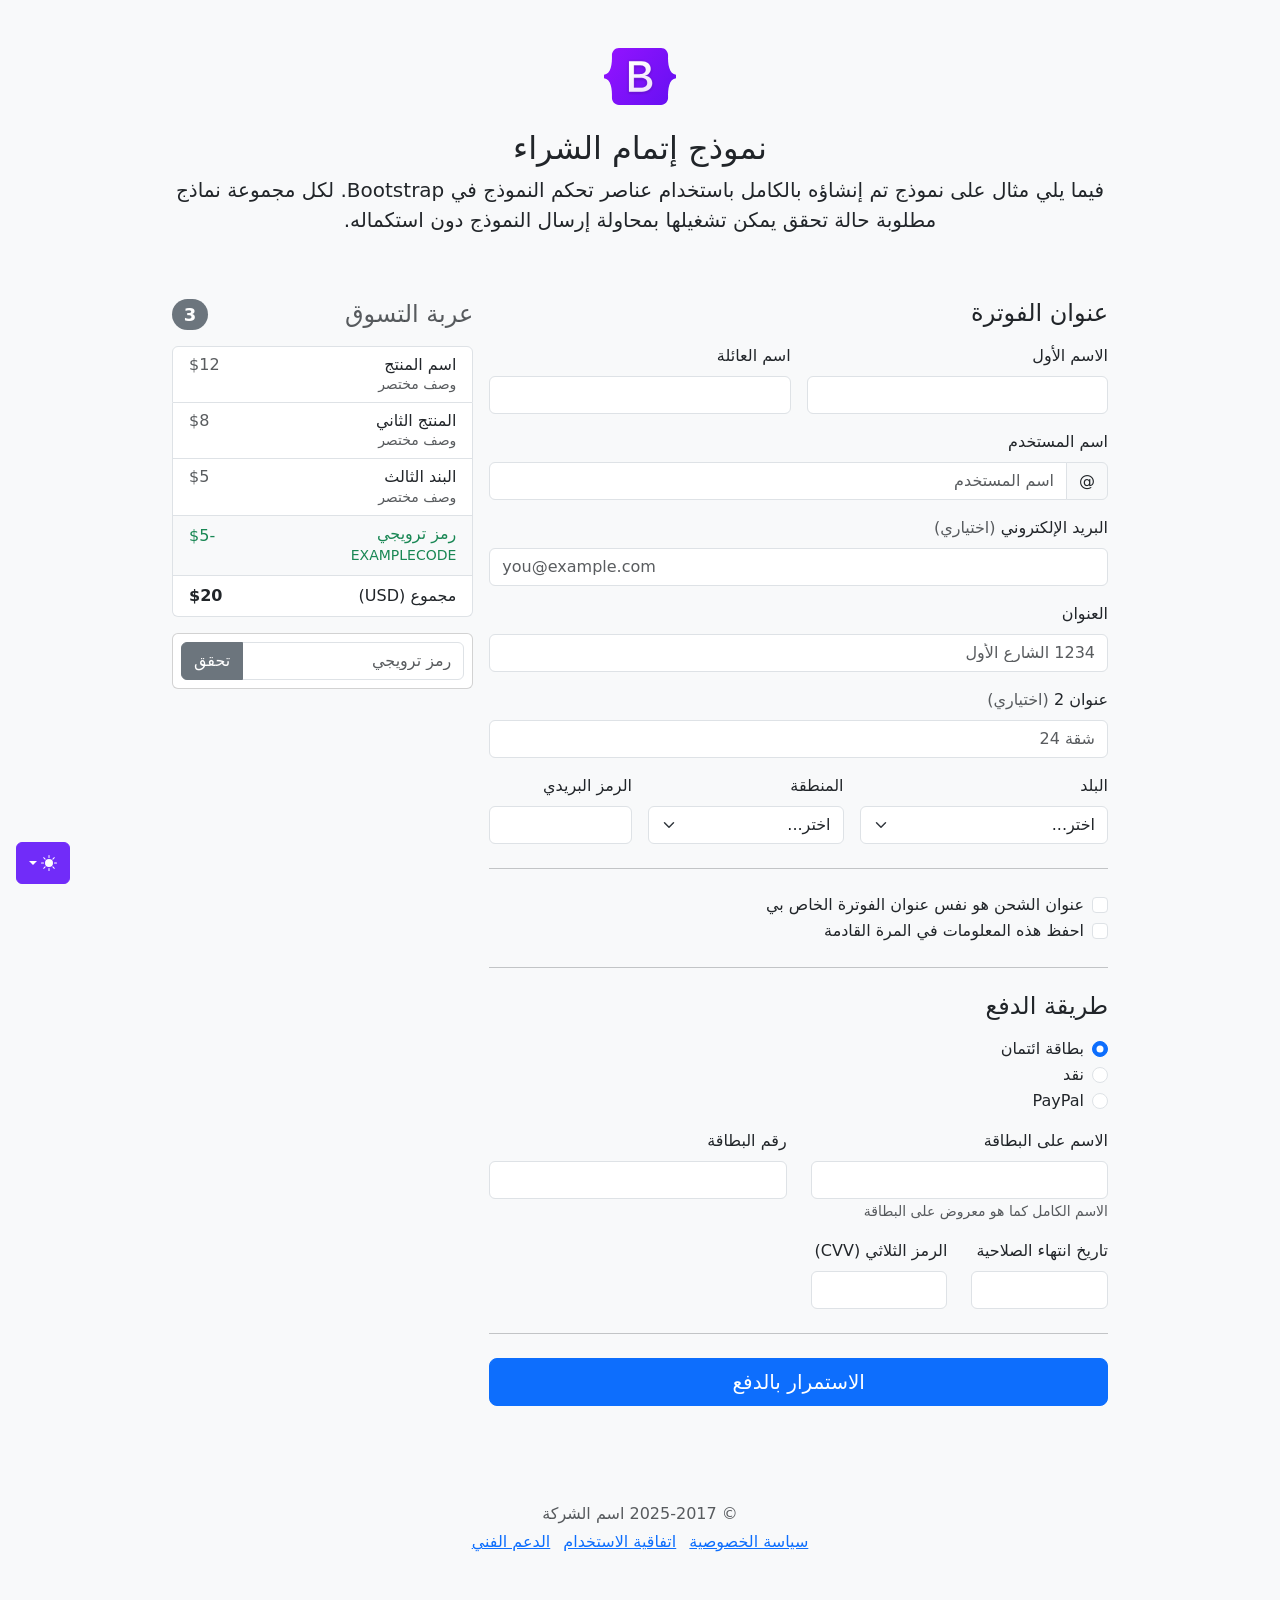
<file: Bootstrap/examples/checkout-rtl/index.html>
<!doctype html>
<html lang="ar" dir="rtl" data-bs-theme="auto">
  <head>
    <meta charset="utf-8" />
    <meta name="viewport" content="width=device-width, initial-scale=1" />
    <meta name="description" content="" />
    <meta
      name="author"
      content="Mark Otto, Jacob Thornton, and Bootstrap contributors"
    />
    <meta name="generator" content="Astro v5.13.2" />
    <title>مثال إتمام الشراء · Bootstrap v5.3</title>
    <link
      rel="canonical"
      href="https://getbootstrap.com/docs/5.3/examples/checkout-rtl/"
    />
    <script src="../assets/js/color-modes.js"></script>
    <link href="../assets/dist/css/bootstrap.rtl.min.css" rel="stylesheet" />
    <meta name="theme-color" content="#712cf9" />
    <link href="../checkout/checkout.css" rel="stylesheet" />
    <style>
      .bd-placeholder-img {
        font-size: 1.125rem;
        text-anchor: middle;
        -webkit-user-select: none;
        -moz-user-select: none;
        user-select: none;
      }
      @media (min-width: 768px) {
        .bd-placeholder-img-lg {
          font-size: 3.5rem;
        }
      }
      .b-example-divider {
        width: 100%;
        height: 3rem;
        background-color: #0000001a;
        border: solid rgba(0, 0, 0, 0.15);
        border-width: 1px 0;
        box-shadow:
          inset 0 0.5em 1.5em #0000001a,
          inset 0 0.125em 0.5em #00000026;
      }
      .b-example-vr {
        flex-shrink: 0;
        width: 1.5rem;
        height: 100vh;
      }
      .bi {
        vertical-align: -0.125em;
        fill: currentColor;
      }
      .nav-scroller {
        position: relative;
        z-index: 2;
        height: 2.75rem;
        overflow-y: hidden;
      }
      .nav-scroller .nav {
        display: flex;
        flex-wrap: nowrap;
        padding-bottom: 1rem;
        margin-top: -1px;
        overflow-x: auto;
        text-align: center;
        white-space: nowrap;
        -webkit-overflow-scrolling: touch;
      }
      .btn-bd-primary {
        --bd-violet-bg: #712cf9;
        --bd-violet-rgb: 112.520718, 44.062154, 249.437846;
        --bs-btn-font-weight: 600;
        --bs-btn-color: var(--bs-white);
        --bs-btn-bg: var(--bd-violet-bg);
        --bs-btn-border-color: var(--bd-violet-bg);
        --bs-btn-hover-color: var(--bs-white);
        --bs-btn-hover-bg: #6528e0;
        --bs-btn-hover-border-color: #6528e0;
        --bs-btn-focus-shadow-rgb: var(--bd-violet-rgb);
        --bs-btn-active-color: var(--bs-btn-hover-color);
        --bs-btn-active-bg: #5a23c8;
        --bs-btn-active-border-color: #5a23c8;
      }
      .bd-mode-toggle {
        z-index: 1500;
      }
      .bd-mode-toggle .bi {
        width: 1em;
        height: 1em;
      }
      .bd-mode-toggle .dropdown-menu .active .bi {
        display: block !important;
      }
    </style>
  </head>
  <body class="bg-body-tertiary">
    <svg xmlns="http://www.w3.org/2000/svg" class="d-none">
      <symbol id="check2" viewBox="0 0 16 16">
        <path
          d="M13.854 3.646a.5.5 0 0 1 0 .708l-7 7a.5.5 0 0 1-.708 0l-3.5-3.5a.5.5 0 1 1 .708-.708L6.5 10.293l6.646-6.647a.5.5 0 0 1 .708 0z"
        ></path>
      </symbol>
      <symbol id="circle-half" viewBox="0 0 16 16">
        <path
          d="M8 15A7 7 0 1 0 8 1v14zm0 1A8 8 0 1 1 8 0a8 8 0 0 1 0 16z"
        ></path>
      </symbol>
      <symbol id="moon-stars-fill" viewBox="0 0 16 16">
        <path
          d="M6 .278a.768.768 0 0 1 .08.858 7.208 7.208 0 0 0-.878 3.46c0 4.021 3.278 7.277 7.318 7.277.527 0 1.04-.055 1.533-.16a.787.787 0 0 1 .81.316.733.733 0 0 1-.031.893A8.349 8.349 0 0 1 8.344 16C3.734 16 0 12.286 0 7.71 0 4.266 2.114 1.312 5.124.06A.752.752 0 0 1 6 .278z"
        ></path>
        <path
          d="M10.794 3.148a.217.217 0 0 1 .412 0l.387 1.162c.173.518.579.924 1.097 1.097l1.162.387a.217.217 0 0 1 0 .412l-1.162.387a1.734 1.734 0 0 0-1.097 1.097l-.387 1.162a.217.217 0 0 1-.412 0l-.387-1.162A1.734 1.734 0 0 0 9.31 6.593l-1.162-.387a.217.217 0 0 1 0-.412l1.162-.387a1.734 1.734 0 0 0 1.097-1.097l.387-1.162zM13.863.099a.145.145 0 0 1 .274 0l.258.774c.115.346.386.617.732.732l.774.258a.145.145 0 0 1 0 .274l-.774.258a1.156 1.156 0 0 0-.732.732l-.258.774a.145.145 0 0 1-.274 0l-.258-.774a1.156 1.156 0 0 0-.732-.732l-.774-.258a.145.145 0 0 1 0-.274l.774-.258c.346-.115.617-.386.732-.732L13.863.1z"
        ></path>
      </symbol>
      <symbol id="sun-fill" viewBox="0 0 16 16">
        <path
          d="M8 12a4 4 0 1 0 0-8 4 4 0 0 0 0 8zM8 0a.5.5 0 0 1 .5.5v2a.5.5 0 0 1-1 0v-2A.5.5 0 0 1 8 0zm0 13a.5.5 0 0 1 .5.5v2a.5.5 0 0 1-1 0v-2A.5.5 0 0 1 8 13zm8-5a.5.5 0 0 1-.5.5h-2a.5.5 0 0 1 0-1h2a.5.5 0 0 1 .5.5zM3 8a.5.5 0 0 1-.5.5h-2a.5.5 0 0 1 0-1h2A.5.5 0 0 1 3 8zm10.657-5.657a.5.5 0 0 1 0 .707l-1.414 1.415a.5.5 0 1 1-.707-.708l1.414-1.414a.5.5 0 0 1 .707 0zm-9.193 9.193a.5.5 0 0 1 0 .707L3.05 13.657a.5.5 0 0 1-.707-.707l1.414-1.414a.5.5 0 0 1 .707 0zm9.193 2.121a.5.5 0 0 1-.707 0l-1.414-1.414a.5.5 0 0 1 .707-.707l1.414 1.414a.5.5 0 0 1 0 .707zM4.464 4.465a.5.5 0 0 1-.707 0L2.343 3.05a.5.5 0 1 1 .707-.707l1.414 1.414a.5.5 0 0 1 0 .708z"
        ></path>
      </symbol>
    </svg>
    <div
      class="dropdown position-fixed bottom-0 end-0 mb-3 me-3 bd-mode-toggle"
    >
      <button
        class="btn btn-bd-primary py-2 dropdown-toggle d-flex align-items-center"
        id="bd-theme"
        type="button"
        aria-expanded="false"
        data-bs-toggle="dropdown"
        aria-label="Toggle theme (auto)"
      >
        <svg class="bi my-1 theme-icon-active" aria-hidden="true">
          <use href="#circle-half"></use>
        </svg>
        <span class="visually-hidden" id="bd-theme-text">Toggle theme</span>
      </button>
      <ul
        class="dropdown-menu dropdown-menu-end shadow"
        aria-labelledby="bd-theme-text"
      >
        <li>
          <button
            type="button"
            class="dropdown-item d-flex align-items-center"
            data-bs-theme-value="light"
            aria-pressed="false"
          >
            <svg class="bi me-2 opacity-50" aria-hidden="true">
              <use href="#sun-fill"></use>
            </svg>
            Light
            <svg class="bi ms-auto d-none" aria-hidden="true">
              <use href="#check2"></use>
            </svg>
          </button>
        </li>
        <li>
          <button
            type="button"
            class="dropdown-item d-flex align-items-center"
            data-bs-theme-value="dark"
            aria-pressed="false"
          >
            <svg class="bi me-2 opacity-50" aria-hidden="true">
              <use href="#moon-stars-fill"></use>
            </svg>
            Dark
            <svg class="bi ms-auto d-none" aria-hidden="true">
              <use href="#check2"></use>
            </svg>
          </button>
        </li>
        <li>
          <button
            type="button"
            class="dropdown-item d-flex align-items-center active"
            data-bs-theme-value="auto"
            aria-pressed="true"
          >
            <svg class="bi me-2 opacity-50" aria-hidden="true">
              <use href="#circle-half"></use>
            </svg>
            Auto
            <svg class="bi ms-auto d-none" aria-hidden="true">
              <use href="#check2"></use>
            </svg>
          </button>
        </li>
      </ul>
    </div>
    <div class="container">
      <main>
        <div class="py-5 text-center">
          <img
            class="d-block mx-auto mb-4"
            src="../assets/brand/bootstrap-logo.svg"
            alt=""
            width="72"
            height="57"
          />
          <h1 class="h2">نموذج إتمام الشراء</h1>
          <p class="lead">
            فيما يلي مثال على نموذج تم إنشاؤه بالكامل باستخدام عناصر تحكم
            النموذج في Bootstrap. لكل مجموعة نماذج مطلوبة حالة تحقق يمكن تشغيلها
            بمحاولة إرسال النموذج دون استكماله.
          </p>
        </div>
        <div class="row g-3">
          <div class="col-md-5 col-lg-4 order-md-last">
            <h4 class="d-flex justify-content-between align-items-center mb-3">
              <span class="text-body-secondary">عربة التسوق</span>
              <span class="badge bg-secondary rounded-pill">3</span>
            </h4>
            <ul class="list-group mb-3">
              <li class="list-group-item d-flex justify-content-between lh-sm">
                <div>
                  <h6 class="my-0">اسم المنتج</h6>
                  <small class="text-body-secondary">وصف مختصر</small>
                </div>
                <span class="text-body-secondary">$12</span>
              </li>
              <li class="list-group-item d-flex justify-content-between lh-sm">
                <div>
                  <h6 class="my-0">المنتج الثاني</h6>
                  <small class="text-body-secondary">وصف مختصر</small>
                </div>
                <span class="text-body-secondary">$8</span>
              </li>
              <li class="list-group-item d-flex justify-content-between lh-sm">
                <div>
                  <h6 class="my-0">البند الثالث</h6>
                  <small class="text-body-secondary">وصف مختصر</small>
                </div>
                <span class="text-body-secondary">$5</span>
              </li>
              <li
                class="list-group-item d-flex justify-content-between bg-body-tertiary"
              >
                <div class="text-success">
                  <h6 class="my-0">رمز ترويجي</h6>
                  <small>EXAMPLECODE</small>
                </div>
                <span class="text-success">-$5</span>
              </li>
              <li class="list-group-item d-flex justify-content-between">
                <span>مجموع (USD)</span> <strong>$20</strong>
              </li>
            </ul>
            <form class="card p-2">
              <div class="input-group">
                <input
                  type="text"
                  class="form-control"
                  placeholder="رمز ترويجي"
                />
                <button type="submit" class="btn btn-secondary">تحقق</button>
              </div>
            </form>
          </div>
          <div class="col-md-7 col-lg-8">
            <h4 class="mb-3">عنوان الفوترة</h4>
            <form class="needs-validation" novalidate>
              <div class="row g-3">
                <div class="col-sm-6">
                  <label for="firstName" class="form-label">الاسم الأول</label>
                  <input
                    type="text"
                    class="form-control"
                    id="firstName"
                    placeholder=""
                    value=""
                    required
                  />
                  <div class="invalid-feedback">يرجى إدخال اسم أول صحيح.</div>
                </div>
                <div class="col-sm-6">
                  <label for="lastName" class="form-label">اسم العائلة</label>
                  <input
                    type="text"
                    class="form-control"
                    id="lastName"
                    placeholder=""
                    value=""
                    required
                  />
                  <div class="invalid-feedback">يرجى إدخال اسم عائلة صحيح.</div>
                </div>
                <div class="col-12">
                  <label for="username" class="form-label">اسم المستخدم</label>
                  <div class="input-group has-validation">
                    <span class="input-group-text">@</span>
                    <input
                      type="text"
                      class="form-control"
                      id="username"
                      placeholder="اسم المستخدم"
                      required
                    />
                    <div class="invalid-feedback">
                      اسم المستخدم الخاص بك مطلوب.
                    </div>
                  </div>
                </div>
                <div class="col-12">
                  <label for="email" class="form-label"
                    >البريد الإلكتروني
                    <span class="text-body-secondary">(اختياري)</span></label
                  >
                  <input
                    type="email"
                    class="form-control"
                    id="email"
                    placeholder="you@example.com"
                  />
                  <div class="invalid-feedback">
                    يرجى إدخال عنوان بريد إلكتروني صحيح لتصلكم تحديثات الشحن.
                  </div>
                </div>
                <div class="col-12">
                  <label for="address" class="form-label">العنوان</label>
                  <input
                    type="text"
                    class="form-control"
                    id="address"
                    placeholder="1234 الشارع الأول"
                    required
                  />
                  <div class="invalid-feedback">
                    يرجى إدخال عنوان الشحن الخاص بك.
                  </div>
                </div>
                <div class="col-12">
                  <label for="address2" class="form-label"
                    >عنوان 2
                    <span class="text-body-secondary">(اختياري)</span></label
                  >
                  <input
                    type="text"
                    class="form-control"
                    id="address2"
                    placeholder="شقة 24"
                  />
                </div>
                <div class="col-md-5">
                  <label for="country" class="form-label">البلد</label>
                  <select class="form-select" id="country" required>
                    <option value="">اختر...</option>
                    <option>الولايات المتحدة الأمريكية</option>
                  </select>
                  <div class="invalid-feedback">يرجى اختيار بلد صحيح.</div>
                </div>
                <div class="col-md-4">
                  <label for="state" class="form-label">المنطقة</label>
                  <select class="form-select" id="state" required>
                    <option value="">اختر...</option>
                    <option>كاليفورنيا</option>
                  </select>
                  <div class="invalid-feedback">
                    يرجى اختيار اسم منطقة صحيح.
                  </div>
                </div>
                <div class="col-md-3">
                  <label for="zip" class="form-label">الرمز البريدي</label>
                  <input
                    type="text"
                    class="form-control"
                    id="zip"
                    placeholder=""
                    required
                  />
                  <div class="invalid-feedback">الرمز البريدي مطلوب.</div>
                </div>
              </div>
              <hr class="my-4" />
              <div class="form-check">
                <input
                  type="checkbox"
                  class="form-check-input"
                  id="same-address"
                />
                <label class="form-check-label" for="same-address"
                  >عنوان الشحن هو نفس عنوان الفوترة الخاص بي</label
                >
              </div>
              <div class="form-check">
                <input
                  type="checkbox"
                  class="form-check-input"
                  id="save-info"
                />
                <label class="form-check-label" for="save-info"
                  >احفظ هذه المعلومات في المرة القادمة</label
                >
              </div>
              <hr class="my-4" />
              <h4 class="mb-3">طريقة الدفع</h4>
              <div class="my-3">
                <div class="form-check">
                  <input
                    id="credit"
                    name="paymentMethod"
                    type="radio"
                    class="form-check-input"
                    checked
                    required
                  />
                  <label class="form-check-label" for="credit"
                    >بطاقة ائتمان</label
                  >
                </div>
                <div class="form-check">
                  <input
                    id="cash"
                    name="paymentMethod"
                    type="radio"
                    class="form-check-input"
                    required
                  />
                  <label class="form-check-label" for="cash">نقد</label>
                </div>
                <div class="form-check">
                  <input
                    id="paypal"
                    name="paymentMethod"
                    type="radio"
                    class="form-check-input"
                    required
                  />
                  <label class="form-check-label" for="paypal">PayPal</label>
                </div>
              </div>
              <div class="row gy-3">
                <div class="col-md-6">
                  <label for="cc-name" class="form-label"
                    >الاسم على البطاقة</label
                  >
                  <input
                    type="text"
                    class="form-control"
                    id="cc-name"
                    placeholder=""
                    required
                  />
                  <small class="text-body-secondary"
                    >الاسم الكامل كما هو معروض على البطاقة</small
                  >
                  <div class="invalid-feedback">الاسم على البطاقة مطلوب</div>
                </div>
                <div class="col-md-6">
                  <label for="cc-number" class="form-label">رقم البطاقة</label>
                  <input
                    type="text"
                    class="form-control"
                    id="cc-number"
                    placeholder=""
                    required
                  />
                  <div class="invalid-feedback">رقم بطاقة الائتمان مطلوب</div>
                </div>
                <div class="col-md-3">
                  <label for="cc-expiration" class="form-label"
                    >تاريخ انتهاء الصلاحية</label
                  >
                  <input
                    type="text"
                    class="form-control"
                    id="cc-expiration"
                    placeholder=""
                    required
                  />
                  <div class="invalid-feedback">
                    تاريخ انتهاء الصلاحية مطلوب
                  </div>
                </div>
                <div class="col-md-3">
                  <label for="cc-cvv" class="form-label"
                    >الرمز الثلاثي (CVV)</label
                  >
                  <input
                    type="text"
                    class="form-control"
                    id="cc-cvv"
                    placeholder=""
                    required
                  />
                  <div class="invalid-feedback">رمز الحماية مطلوب</div>
                </div>
              </div>
              <hr class="my-4" />
              <button class="w-100 btn btn-primary btn-lg" type="submit">
                الاستمرار بالدفع
              </button>
            </form>
          </div>
        </div>
      </main>
      <footer class="my-5 pt-5 text-body-secondary text-center text-small">
        <p class="mb-1">&copy; 2025-2017 اسم الشركة</p>
        <ul class="list-inline">
          <li class="list-inline-item"><a href="#">سياسة الخصوصية</a></li>
          <li class="list-inline-item"><a href="#">اتفاقية الاستخدام</a></li>
          <li class="list-inline-item"><a href="#">الدعم الفني</a></li>
        </ul>
      </footer>
    </div>
    <script
      src="../assets/dist/js/bootstrap.bundle.min.js"
      class="astro-vvvwv3sm"
    ></script>
    <script src="../checkout/checkout.js" class="astro-vvvwv3sm"></script>
  </body>
</html>
</file>
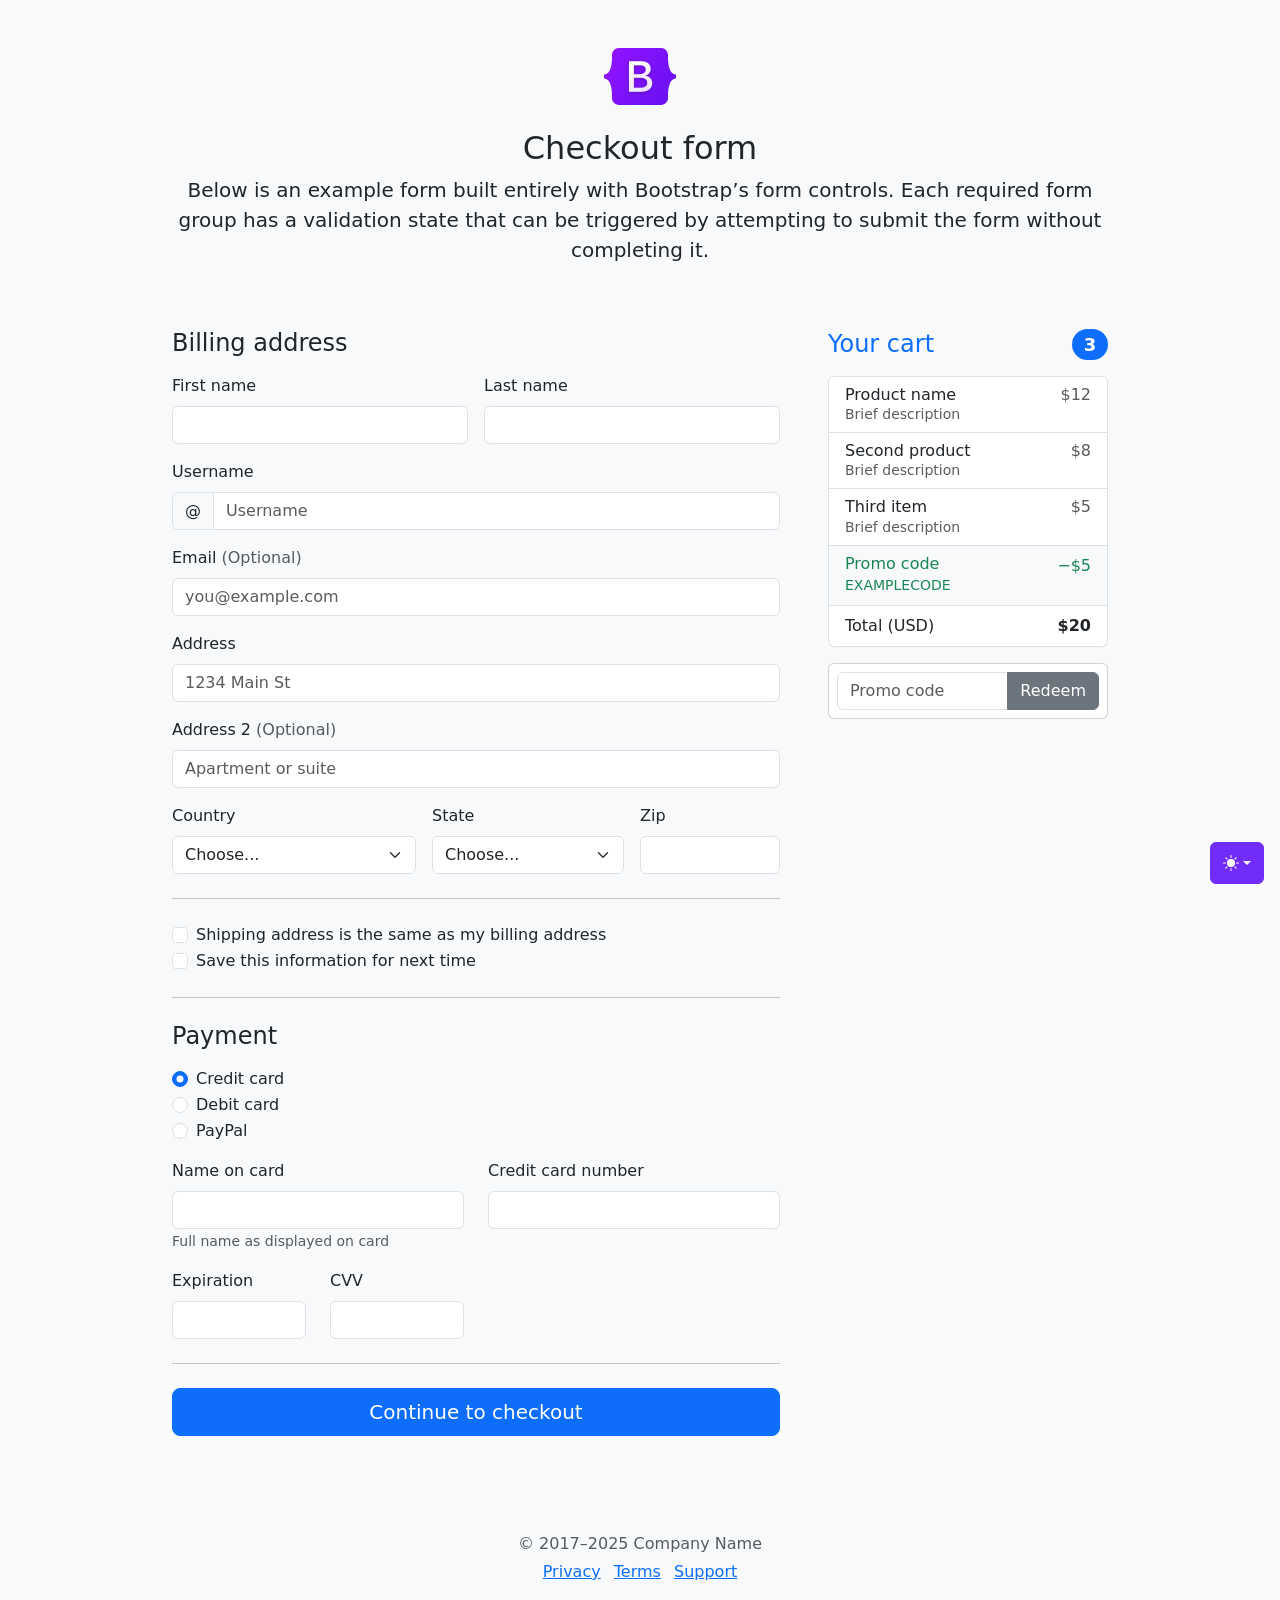
<file: Bootstrap/examples/checkout/index.html>
<!doctype html>
<html lang="en" data-bs-theme="auto">
  <head>
    <meta charset="utf-8" />
    <meta name="viewport" content="width=device-width, initial-scale=1" />
    <meta name="description" content="" />
    <meta
      name="author"
      content="Mark Otto, Jacob Thornton, and Bootstrap contributors"
    />
    <meta name="generator" content="Astro v5.13.2" />
    <title>Checkout example · Bootstrap v5.3</title>
    <link
      rel="canonical"
      href="https://getbootstrap.com/docs/5.3/examples/checkout/"
    />
    <script src="../assets/js/color-modes.js"></script>
    <link href="../assets/dist/css/bootstrap.min.css" rel="stylesheet" />
    <meta name="theme-color" content="#712cf9" />
    <link href="checkout.css" rel="stylesheet" />
    <style>
      .bd-placeholder-img {
        font-size: 1.125rem;
        text-anchor: middle;
        -webkit-user-select: none;
        -moz-user-select: none;
        user-select: none;
      }
      @media (min-width: 768px) {
        .bd-placeholder-img-lg {
          font-size: 3.5rem;
        }
      }
      .b-example-divider {
        width: 100%;
        height: 3rem;
        background-color: #0000001a;
        border: solid rgba(0, 0, 0, 0.15);
        border-width: 1px 0;
        box-shadow:
          inset 0 0.5em 1.5em #0000001a,
          inset 0 0.125em 0.5em #00000026;
      }
      .b-example-vr {
        flex-shrink: 0;
        width: 1.5rem;
        height: 100vh;
      }
      .bi {
        vertical-align: -0.125em;
        fill: currentColor;
      }
      .nav-scroller {
        position: relative;
        z-index: 2;
        height: 2.75rem;
        overflow-y: hidden;
      }
      .nav-scroller .nav {
        display: flex;
        flex-wrap: nowrap;
        padding-bottom: 1rem;
        margin-top: -1px;
        overflow-x: auto;
        text-align: center;
        white-space: nowrap;
        -webkit-overflow-scrolling: touch;
      }
      .btn-bd-primary {
        --bd-violet-bg: #712cf9;
        --bd-violet-rgb: 112.520718, 44.062154, 249.437846;
        --bs-btn-font-weight: 600;
        --bs-btn-color: var(--bs-white);
        --bs-btn-bg: var(--bd-violet-bg);
        --bs-btn-border-color: var(--bd-violet-bg);
        --bs-btn-hover-color: var(--bs-white);
        --bs-btn-hover-bg: #6528e0;
        --bs-btn-hover-border-color: #6528e0;
        --bs-btn-focus-shadow-rgb: var(--bd-violet-rgb);
        --bs-btn-active-color: var(--bs-btn-hover-color);
        --bs-btn-active-bg: #5a23c8;
        --bs-btn-active-border-color: #5a23c8;
      }
      .bd-mode-toggle {
        z-index: 1500;
      }
      .bd-mode-toggle .bi {
        width: 1em;
        height: 1em;
      }
      .bd-mode-toggle .dropdown-menu .active .bi {
        display: block !important;
      }
    </style>
  </head>
  <body class="bg-body-tertiary">
    <svg xmlns="http://www.w3.org/2000/svg" class="d-none">
      <symbol id="check2" viewBox="0 0 16 16">
        <path
          d="M13.854 3.646a.5.5 0 0 1 0 .708l-7 7a.5.5 0 0 1-.708 0l-3.5-3.5a.5.5 0 1 1 .708-.708L6.5 10.293l6.646-6.647a.5.5 0 0 1 .708 0z"
        ></path>
      </symbol>
      <symbol id="circle-half" viewBox="0 0 16 16">
        <path
          d="M8 15A7 7 0 1 0 8 1v14zm0 1A8 8 0 1 1 8 0a8 8 0 0 1 0 16z"
        ></path>
      </symbol>
      <symbol id="moon-stars-fill" viewBox="0 0 16 16">
        <path
          d="M6 .278a.768.768 0 0 1 .08.858 7.208 7.208 0 0 0-.878 3.46c0 4.021 3.278 7.277 7.318 7.277.527 0 1.04-.055 1.533-.16a.787.787 0 0 1 .81.316.733.733 0 0 1-.031.893A8.349 8.349 0 0 1 8.344 16C3.734 16 0 12.286 0 7.71 0 4.266 2.114 1.312 5.124.06A.752.752 0 0 1 6 .278z"
        ></path>
        <path
          d="M10.794 3.148a.217.217 0 0 1 .412 0l.387 1.162c.173.518.579.924 1.097 1.097l1.162.387a.217.217 0 0 1 0 .412l-1.162.387a1.734 1.734 0 0 0-1.097 1.097l-.387 1.162a.217.217 0 0 1-.412 0l-.387-1.162A1.734 1.734 0 0 0 9.31 6.593l-1.162-.387a.217.217 0 0 1 0-.412l1.162-.387a1.734 1.734 0 0 0 1.097-1.097l.387-1.162zM13.863.099a.145.145 0 0 1 .274 0l.258.774c.115.346.386.617.732.732l.774.258a.145.145 0 0 1 0 .274l-.774.258a1.156 1.156 0 0 0-.732.732l-.258.774a.145.145 0 0 1-.274 0l-.258-.774a1.156 1.156 0 0 0-.732-.732l-.774-.258a.145.145 0 0 1 0-.274l.774-.258c.346-.115.617-.386.732-.732L13.863.1z"
        ></path>
      </symbol>
      <symbol id="sun-fill" viewBox="0 0 16 16">
        <path
          d="M8 12a4 4 0 1 0 0-8 4 4 0 0 0 0 8zM8 0a.5.5 0 0 1 .5.5v2a.5.5 0 0 1-1 0v-2A.5.5 0 0 1 8 0zm0 13a.5.5 0 0 1 .5.5v2a.5.5 0 0 1-1 0v-2A.5.5 0 0 1 8 13zm8-5a.5.5 0 0 1-.5.5h-2a.5.5 0 0 1 0-1h2a.5.5 0 0 1 .5.5zM3 8a.5.5 0 0 1-.5.5h-2a.5.5 0 0 1 0-1h2A.5.5 0 0 1 3 8zm10.657-5.657a.5.5 0 0 1 0 .707l-1.414 1.415a.5.5 0 1 1-.707-.708l1.414-1.414a.5.5 0 0 1 .707 0zm-9.193 9.193a.5.5 0 0 1 0 .707L3.05 13.657a.5.5 0 0 1-.707-.707l1.414-1.414a.5.5 0 0 1 .707 0zm9.193 2.121a.5.5 0 0 1-.707 0l-1.414-1.414a.5.5 0 0 1 .707-.707l1.414 1.414a.5.5 0 0 1 0 .707zM4.464 4.465a.5.5 0 0 1-.707 0L2.343 3.05a.5.5 0 1 1 .707-.707l1.414 1.414a.5.5 0 0 1 0 .708z"
        ></path>
      </symbol>
    </svg>
    <div
      class="dropdown position-fixed bottom-0 end-0 mb-3 me-3 bd-mode-toggle"
    >
      <button
        class="btn btn-bd-primary py-2 dropdown-toggle d-flex align-items-center"
        id="bd-theme"
        type="button"
        aria-expanded="false"
        data-bs-toggle="dropdown"
        aria-label="Toggle theme (auto)"
      >
        <svg class="bi my-1 theme-icon-active" aria-hidden="true">
          <use href="#circle-half"></use>
        </svg>
        <span class="visually-hidden" id="bd-theme-text">Toggle theme</span>
      </button>
      <ul
        class="dropdown-menu dropdown-menu-end shadow"
        aria-labelledby="bd-theme-text"
      >
        <li>
          <button
            type="button"
            class="dropdown-item d-flex align-items-center"
            data-bs-theme-value="light"
            aria-pressed="false"
          >
            <svg class="bi me-2 opacity-50" aria-hidden="true">
              <use href="#sun-fill"></use>
            </svg>
            Light
            <svg class="bi ms-auto d-none" aria-hidden="true">
              <use href="#check2"></use>
            </svg>
          </button>
        </li>
        <li>
          <button
            type="button"
            class="dropdown-item d-flex align-items-center"
            data-bs-theme-value="dark"
            aria-pressed="false"
          >
            <svg class="bi me-2 opacity-50" aria-hidden="true">
              <use href="#moon-stars-fill"></use>
            </svg>
            Dark
            <svg class="bi ms-auto d-none" aria-hidden="true">
              <use href="#check2"></use>
            </svg>
          </button>
        </li>
        <li>
          <button
            type="button"
            class="dropdown-item d-flex align-items-center active"
            data-bs-theme-value="auto"
            aria-pressed="true"
          >
            <svg class="bi me-2 opacity-50" aria-hidden="true">
              <use href="#circle-half"></use>
            </svg>
            Auto
            <svg class="bi ms-auto d-none" aria-hidden="true">
              <use href="#check2"></use>
            </svg>
          </button>
        </li>
      </ul>
    </div>
    <div class="container">
      <main>
        <div class="py-5 text-center">
          <img
            class="d-block mx-auto mb-4"
            src="../assets/brand/bootstrap-logo.svg"
            alt=""
            width="72"
            height="57"
          />
          <h1 class="h2">Checkout form</h1>
          <p class="lead">
            Below is an example form built entirely with Bootstrap’s form
            controls. Each required form group has a validation state that can
            be triggered by attempting to submit the form without completing it.
          </p>
        </div>
        <div class="row g-5">
          <div class="col-md-5 col-lg-4 order-md-last">
            <h4 class="d-flex justify-content-between align-items-center mb-3">
              <span class="text-primary">Your cart</span>
              <span class="badge bg-primary rounded-pill">3</span>
            </h4>
            <ul class="list-group mb-3">
              <li class="list-group-item d-flex justify-content-between lh-sm">
                <div>
                  <h6 class="my-0">Product name</h6>
                  <small class="text-body-secondary">Brief description</small>
                </div>
                <span class="text-body-secondary">$12</span>
              </li>
              <li class="list-group-item d-flex justify-content-between lh-sm">
                <div>
                  <h6 class="my-0">Second product</h6>
                  <small class="text-body-secondary">Brief description</small>
                </div>
                <span class="text-body-secondary">$8</span>
              </li>
              <li class="list-group-item d-flex justify-content-between lh-sm">
                <div>
                  <h6 class="my-0">Third item</h6>
                  <small class="text-body-secondary">Brief description</small>
                </div>
                <span class="text-body-secondary">$5</span>
              </li>
              <li
                class="list-group-item d-flex justify-content-between bg-body-tertiary"
              >
                <div class="text-success">
                  <h6 class="my-0">Promo code</h6>
                  <small>EXAMPLECODE</small>
                </div>
                <span class="text-success">−$5</span>
              </li>
              <li class="list-group-item d-flex justify-content-between">
                <span>Total (USD)</span> <strong>$20</strong>
              </li>
            </ul>
            <form class="card p-2">
              <div class="input-group">
                <input
                  type="text"
                  class="form-control"
                  placeholder="Promo code"
                />
                <button type="submit" class="btn btn-secondary">Redeem</button>
              </div>
            </form>
          </div>
          <div class="col-md-7 col-lg-8">
            <h4 class="mb-3">Billing address</h4>
            <form class="needs-validation" novalidate>
              <div class="row g-3">
                <div class="col-sm-6">
                  <label for="firstName" class="form-label">First name</label>
                  <input
                    type="text"
                    class="form-control"
                    id="firstName"
                    placeholder=""
                    value=""
                    required
                  />
                  <div class="invalid-feedback">
                    Valid first name is required.
                  </div>
                </div>
                <div class="col-sm-6">
                  <label for="lastName" class="form-label">Last name</label>
                  <input
                    type="text"
                    class="form-control"
                    id="lastName"
                    placeholder=""
                    value=""
                    required
                  />
                  <div class="invalid-feedback">
                    Valid last name is required.
                  </div>
                </div>
                <div class="col-12">
                  <label for="username" class="form-label">Username</label>
                  <div class="input-group has-validation">
                    <span class="input-group-text">@</span>
                    <input
                      type="text"
                      class="form-control"
                      id="username"
                      placeholder="Username"
                      required
                    />
                    <div class="invalid-feedback">
                      Your username is required.
                    </div>
                  </div>
                </div>
                <div class="col-12">
                  <label for="email" class="form-label"
                    >Email
                    <span class="text-body-secondary">(Optional)</span></label
                  >
                  <input
                    type="email"
                    class="form-control"
                    id="email"
                    placeholder="you@example.com"
                  />
                  <div class="invalid-feedback">
                    Please enter a valid email address for shipping updates.
                  </div>
                </div>
                <div class="col-12">
                  <label for="address" class="form-label">Address</label>
                  <input
                    type="text"
                    class="form-control"
                    id="address"
                    placeholder="1234 Main St"
                    required
                  />
                  <div class="invalid-feedback">
                    Please enter your shipping address.
                  </div>
                </div>
                <div class="col-12">
                  <label for="address2" class="form-label"
                    >Address 2
                    <span class="text-body-secondary">(Optional)</span></label
                  >
                  <input
                    type="text"
                    class="form-control"
                    id="address2"
                    placeholder="Apartment or suite"
                  />
                </div>
                <div class="col-md-5">
                  <label for="country" class="form-label">Country</label>
                  <select class="form-select" id="country" required>
                    <option value="">Choose...</option>
                    <option>United States</option>
                  </select>
                  <div class="invalid-feedback">
                    Please select a valid country.
                  </div>
                </div>
                <div class="col-md-4">
                  <label for="state" class="form-label">State</label>
                  <select class="form-select" id="state" required>
                    <option value="">Choose...</option>
                    <option>California</option>
                  </select>
                  <div class="invalid-feedback">
                    Please provide a valid state.
                  </div>
                </div>
                <div class="col-md-3">
                  <label for="zip" class="form-label">Zip</label>
                  <input
                    type="text"
                    class="form-control"
                    id="zip"
                    placeholder=""
                    required
                  />
                  <div class="invalid-feedback">Zip code required.</div>
                </div>
              </div>
              <hr class="my-4" />
              <div class="form-check">
                <input
                  type="checkbox"
                  class="form-check-input"
                  id="same-address"
                />
                <label class="form-check-label" for="same-address"
                  >Shipping address is the same as my billing address</label
                >
              </div>
              <div class="form-check">
                <input
                  type="checkbox"
                  class="form-check-input"
                  id="save-info"
                />
                <label class="form-check-label" for="save-info"
                  >Save this information for next time</label
                >
              </div>
              <hr class="my-4" />
              <h4 class="mb-3">Payment</h4>
              <div class="my-3">
                <div class="form-check">
                  <input
                    id="credit"
                    name="paymentMethod"
                    type="radio"
                    class="form-check-input"
                    checked
                    required
                  />
                  <label class="form-check-label" for="credit"
                    >Credit card</label
                  >
                </div>
                <div class="form-check">
                  <input
                    id="debit"
                    name="paymentMethod"
                    type="radio"
                    class="form-check-input"
                    required
                  />
                  <label class="form-check-label" for="debit">Debit card</label>
                </div>
                <div class="form-check">
                  <input
                    id="paypal"
                    name="paymentMethod"
                    type="radio"
                    class="form-check-input"
                    required
                  />
                  <label class="form-check-label" for="paypal">PayPal</label>
                </div>
              </div>
              <div class="row gy-3">
                <div class="col-md-6">
                  <label for="cc-name" class="form-label">Name on card</label>
                  <input
                    type="text"
                    class="form-control"
                    id="cc-name"
                    placeholder=""
                    required
                  />
                  <small class="text-body-secondary"
                    >Full name as displayed on card</small
                  >
                  <div class="invalid-feedback">Name on card is required</div>
                </div>
                <div class="col-md-6">
                  <label for="cc-number" class="form-label"
                    >Credit card number</label
                  >
                  <input
                    type="text"
                    class="form-control"
                    id="cc-number"
                    placeholder=""
                    required
                  />
                  <div class="invalid-feedback">
                    Credit card number is required
                  </div>
                </div>
                <div class="col-md-3">
                  <label for="cc-expiration" class="form-label"
                    >Expiration</label
                  >
                  <input
                    type="text"
                    class="form-control"
                    id="cc-expiration"
                    placeholder=""
                    required
                  />
                  <div class="invalid-feedback">Expiration date required</div>
                </div>
                <div class="col-md-3">
                  <label for="cc-cvv" class="form-label">CVV</label>
                  <input
                    type="text"
                    class="form-control"
                    id="cc-cvv"
                    placeholder=""
                    required
                  />
                  <div class="invalid-feedback">Security code required</div>
                </div>
              </div>
              <hr class="my-4" />
              <button class="w-100 btn btn-primary btn-lg" type="submit">
                Continue to checkout
              </button>
            </form>
          </div>
        </div>
      </main>
      <footer class="my-5 pt-5 text-body-secondary text-center text-small">
        <p class="mb-1">&copy; 2017–2025 Company Name</p>
        <ul class="list-inline">
          <li class="list-inline-item"><a href="#">Privacy</a></li>
          <li class="list-inline-item"><a href="#">Terms</a></li>
          <li class="list-inline-item"><a href="#">Support</a></li>
        </ul>
      </footer>
    </div>
    <script
      src="../assets/dist/js/bootstrap.bundle.min.js"
      class="astro-vvvwv3sm"
    ></script>
    <script src="checkout.js" class="astro-vvvwv3sm"></script>
  </body>
</html>
</file>
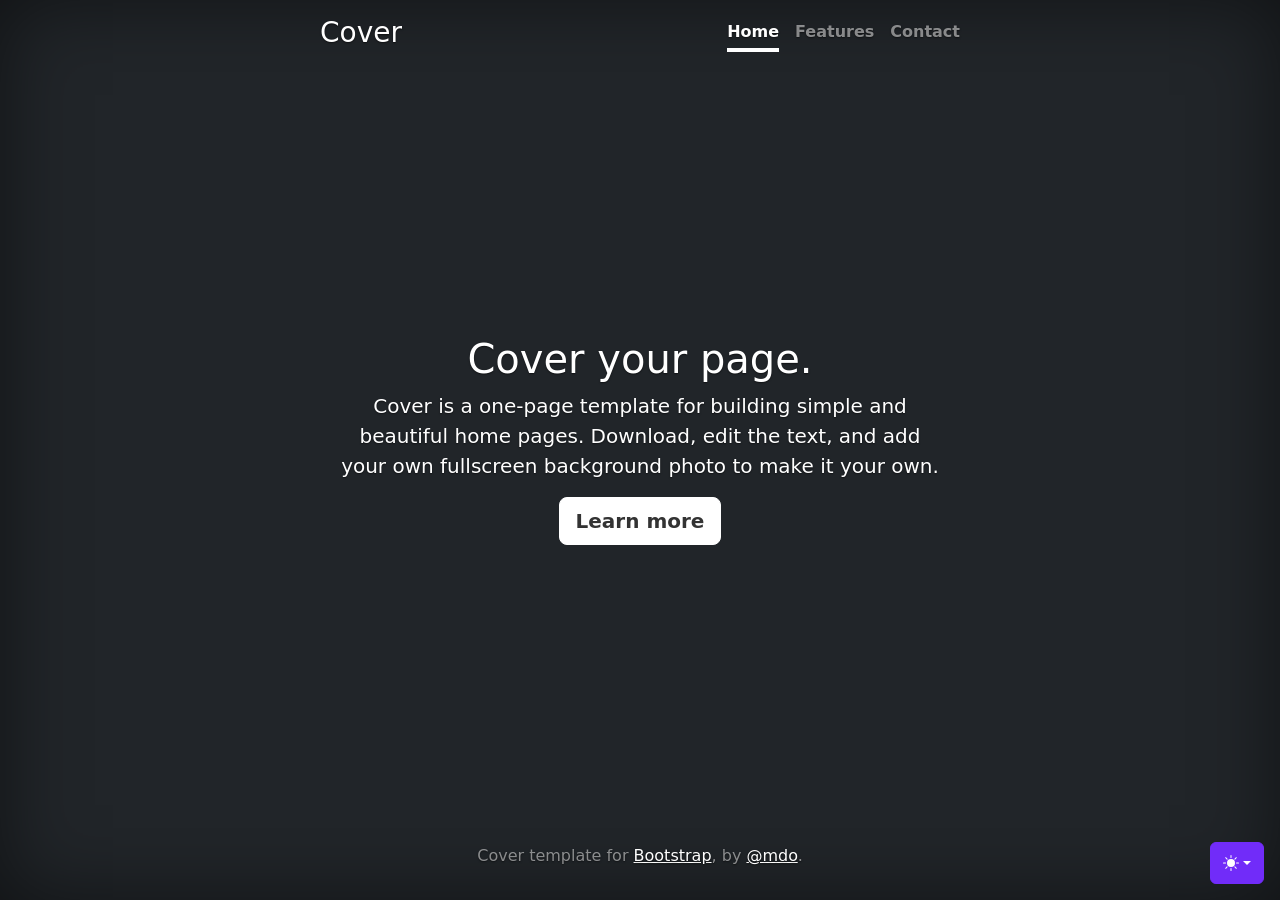
<file: Bootstrap/examples/cover/index.html>
<!doctype html>
<html lang="en" class="h-100" data-bs-theme="auto">
  <head>
    <meta charset="utf-8" />
    <meta name="viewport" content="width=device-width, initial-scale=1" />
    <meta name="description" content="" />
    <meta
      name="author"
      content="Mark Otto, Jacob Thornton, and Bootstrap contributors"
    />
    <meta name="generator" content="Astro v5.13.2" />
    <title>Cover Template · Bootstrap v5.3</title>
    <link
      rel="canonical"
      href="https://getbootstrap.com/docs/5.3/examples/cover/"
    />
    <script src="../assets/js/color-modes.js"></script>
    <link href="../assets/dist/css/bootstrap.min.css" rel="stylesheet" />
    <meta name="theme-color" content="#712cf9" />
    <link href="cover.css" rel="stylesheet" />
    <style>
      .bd-placeholder-img {
        font-size: 1.125rem;
        text-anchor: middle;
        -webkit-user-select: none;
        -moz-user-select: none;
        user-select: none;
      }
      @media (min-width: 768px) {
        .bd-placeholder-img-lg {
          font-size: 3.5rem;
        }
      }
      .b-example-divider {
        width: 100%;
        height: 3rem;
        background-color: #0000001a;
        border: solid rgba(0, 0, 0, 0.15);
        border-width: 1px 0;
        box-shadow:
          inset 0 0.5em 1.5em #0000001a,
          inset 0 0.125em 0.5em #00000026;
      }
      .b-example-vr {
        flex-shrink: 0;
        width: 1.5rem;
        height: 100vh;
      }
      .bi {
        vertical-align: -0.125em;
        fill: currentColor;
      }
      .nav-scroller {
        position: relative;
        z-index: 2;
        height: 2.75rem;
        overflow-y: hidden;
      }
      .nav-scroller .nav {
        display: flex;
        flex-wrap: nowrap;
        padding-bottom: 1rem;
        margin-top: -1px;
        overflow-x: auto;
        text-align: center;
        white-space: nowrap;
        -webkit-overflow-scrolling: touch;
      }
      .btn-bd-primary {
        --bd-violet-bg: #712cf9;
        --bd-violet-rgb: 112.520718, 44.062154, 249.437846;
        --bs-btn-font-weight: 600;
        --bs-btn-color: var(--bs-white);
        --bs-btn-bg: var(--bd-violet-bg);
        --bs-btn-border-color: var(--bd-violet-bg);
        --bs-btn-hover-color: var(--bs-white);
        --bs-btn-hover-bg: #6528e0;
        --bs-btn-hover-border-color: #6528e0;
        --bs-btn-focus-shadow-rgb: var(--bd-violet-rgb);
        --bs-btn-active-color: var(--bs-btn-hover-color);
        --bs-btn-active-bg: #5a23c8;
        --bs-btn-active-border-color: #5a23c8;
      }
      .bd-mode-toggle {
        z-index: 1500;
      }
      .bd-mode-toggle .bi {
        width: 1em;
        height: 1em;
      }
      .bd-mode-toggle .dropdown-menu .active .bi {
        display: block !important;
      }
    </style>
  </head>
  <body class="d-flex h-100 text-center text-bg-dark">
    <svg xmlns="http://www.w3.org/2000/svg" class="d-none">
      <symbol id="check2" viewBox="0 0 16 16">
        <path
          d="M13.854 3.646a.5.5 0 0 1 0 .708l-7 7a.5.5 0 0 1-.708 0l-3.5-3.5a.5.5 0 1 1 .708-.708L6.5 10.293l6.646-6.647a.5.5 0 0 1 .708 0z"
        ></path>
      </symbol>
      <symbol id="circle-half" viewBox="0 0 16 16">
        <path
          d="M8 15A7 7 0 1 0 8 1v14zm0 1A8 8 0 1 1 8 0a8 8 0 0 1 0 16z"
        ></path>
      </symbol>
      <symbol id="moon-stars-fill" viewBox="0 0 16 16">
        <path
          d="M6 .278a.768.768 0 0 1 .08.858 7.208 7.208 0 0 0-.878 3.46c0 4.021 3.278 7.277 7.318 7.277.527 0 1.04-.055 1.533-.16a.787.787 0 0 1 .81.316.733.733 0 0 1-.031.893A8.349 8.349 0 0 1 8.344 16C3.734 16 0 12.286 0 7.71 0 4.266 2.114 1.312 5.124.06A.752.752 0 0 1 6 .278z"
        ></path>
        <path
          d="M10.794 3.148a.217.217 0 0 1 .412 0l.387 1.162c.173.518.579.924 1.097 1.097l1.162.387a.217.217 0 0 1 0 .412l-1.162.387a1.734 1.734 0 0 0-1.097 1.097l-.387 1.162a.217.217 0 0 1-.412 0l-.387-1.162A1.734 1.734 0 0 0 9.31 6.593l-1.162-.387a.217.217 0 0 1 0-.412l1.162-.387a1.734 1.734 0 0 0 1.097-1.097l.387-1.162zM13.863.099a.145.145 0 0 1 .274 0l.258.774c.115.346.386.617.732.732l.774.258a.145.145 0 0 1 0 .274l-.774.258a1.156 1.156 0 0 0-.732.732l-.258.774a.145.145 0 0 1-.274 0l-.258-.774a1.156 1.156 0 0 0-.732-.732l-.774-.258a.145.145 0 0 1 0-.274l.774-.258c.346-.115.617-.386.732-.732L13.863.1z"
        ></path>
      </symbol>
      <symbol id="sun-fill" viewBox="0 0 16 16">
        <path
          d="M8 12a4 4 0 1 0 0-8 4 4 0 0 0 0 8zM8 0a.5.5 0 0 1 .5.5v2a.5.5 0 0 1-1 0v-2A.5.5 0 0 1 8 0zm0 13a.5.5 0 0 1 .5.5v2a.5.5 0 0 1-1 0v-2A.5.5 0 0 1 8 13zm8-5a.5.5 0 0 1-.5.5h-2a.5.5 0 0 1 0-1h2a.5.5 0 0 1 .5.5zM3 8a.5.5 0 0 1-.5.5h-2a.5.5 0 0 1 0-1h2A.5.5 0 0 1 3 8zm10.657-5.657a.5.5 0 0 1 0 .707l-1.414 1.415a.5.5 0 1 1-.707-.708l1.414-1.414a.5.5 0 0 1 .707 0zm-9.193 9.193a.5.5 0 0 1 0 .707L3.05 13.657a.5.5 0 0 1-.707-.707l1.414-1.414a.5.5 0 0 1 .707 0zm9.193 2.121a.5.5 0 0 1-.707 0l-1.414-1.414a.5.5 0 0 1 .707-.707l1.414 1.414a.5.5 0 0 1 0 .707zM4.464 4.465a.5.5 0 0 1-.707 0L2.343 3.05a.5.5 0 1 1 .707-.707l1.414 1.414a.5.5 0 0 1 0 .708z"
        ></path>
      </symbol>
    </svg>
    <div
      class="dropdown position-fixed bottom-0 end-0 mb-3 me-3 bd-mode-toggle"
    >
      <button
        class="btn btn-bd-primary py-2 dropdown-toggle d-flex align-items-center"
        id="bd-theme"
        type="button"
        aria-expanded="false"
        data-bs-toggle="dropdown"
        aria-label="Toggle theme (auto)"
      >
        <svg class="bi my-1 theme-icon-active" aria-hidden="true">
          <use href="#circle-half"></use>
        </svg>
        <span class="visually-hidden" id="bd-theme-text">Toggle theme</span>
      </button>
      <ul
        class="dropdown-menu dropdown-menu-end shadow"
        aria-labelledby="bd-theme-text"
      >
        <li>
          <button
            type="button"
            class="dropdown-item d-flex align-items-center"
            data-bs-theme-value="light"
            aria-pressed="false"
          >
            <svg class="bi me-2 opacity-50" aria-hidden="true">
              <use href="#sun-fill"></use>
            </svg>
            Light
            <svg class="bi ms-auto d-none" aria-hidden="true">
              <use href="#check2"></use>
            </svg>
          </button>
        </li>
        <li>
          <button
            type="button"
            class="dropdown-item d-flex align-items-center"
            data-bs-theme-value="dark"
            aria-pressed="false"
          >
            <svg class="bi me-2 opacity-50" aria-hidden="true">
              <use href="#moon-stars-fill"></use>
            </svg>
            Dark
            <svg class="bi ms-auto d-none" aria-hidden="true">
              <use href="#check2"></use>
            </svg>
          </button>
        </li>
        <li>
          <button
            type="button"
            class="dropdown-item d-flex align-items-center active"
            data-bs-theme-value="auto"
            aria-pressed="true"
          >
            <svg class="bi me-2 opacity-50" aria-hidden="true">
              <use href="#circle-half"></use>
            </svg>
            Auto
            <svg class="bi ms-auto d-none" aria-hidden="true">
              <use href="#check2"></use>
            </svg>
          </button>
        </li>
      </ul>
    </div>
    <div class="cover-container d-flex w-100 h-100 p-3 mx-auto flex-column">
      <header class="mb-auto">
        <div>
          <h3 class="float-md-start mb-0">Cover</h3>
          <nav class="nav nav-masthead justify-content-center float-md-end">
            <a
              class="nav-link fw-bold py-1 px-0 active"
              aria-current="page"
              href="#"
              >Home</a
            >
            <a class="nav-link fw-bold py-1 px-0" href="#">Features</a>
            <a class="nav-link fw-bold py-1 px-0" href="#">Contact</a>
          </nav>
        </div>
      </header>
      <main class="px-3">
        <h1>Cover your page.</h1>
        <p class="lead">
          Cover is a one-page template for building simple and beautiful home
          pages. Download, edit the text, and add your own fullscreen background
          photo to make it your own.
        </p>
        <p class="lead">
          <a href="#" class="btn btn-lg btn-light fw-bold border-white bg-white"
            >Learn more</a
          >
        </p>
      </main>
      <footer class="mt-auto text-white-50">
        <p>
          Cover template for
          <a href="https://getbootstrap.com/" class="text-white">Bootstrap</a>,
          by <a href="https://x.com/mdo" class="text-white">@mdo</a>.
        </p>
      </footer>
    </div>
    <script
      src="../assets/dist/js/bootstrap.bundle.min.js"
      class="astro-vvvwv3sm"
    ></script>
  </body>
</html>
</file>
<file: Tugas_Web/web1/style.css>
* {
    margin: 0;
    padding: 0;
    box-sizing: border-box;
    scroll-behavior: smooth;
}

body {
    font-family: Arial, Helvetica, sans-serif;
    color: #333;
    background: #ffffff;
    line-height: 1.6;
}

/* NAVBAR */
nav {
    width: 100%;
    padding: 20px 8%;
    display: flex;
    justify-content: space-between;
    align-items: center;
    background: white;
    position: sticky;
    top: 0;
    z-index: 1000;
    box-shadow: 0 2px 10px rgba(0,0,0,0.08);
}

nav h2 {
    color: #F29191;
    font-size: 25px;
}

nav ul {
    display: flex;
    list-style: none;
    gap: 25px;
}

nav ul li a {
    text-decoration: none;
    color: #333;
    font-size: 14px;
    font-weight: bold;
}

nav ul li a:hover {
    color: #F29191;
}

/* HERO */
.hero {
    min-height: 90vh;
    padding: 80px 10%;
    display: flex;
    justify-content: space-between;
    align-items: center;
    background: linear-gradient(135deg, #fff1f1, #ffffff);
}

.hero-text {
    max-width: 600px;
}

.hello {
    color: #F29191;
    font-weight: bold;
    letter-spacing: 3px;
}

.hero h1 {
    font-size: 50px;
    color: #222;
    margin: 10px 0;
}

.hero h3 {
    color: #F29191;
    margin-bottom: 20px;
}

.hero-text p {
    margin-bottom: 25px;
}

.button {
    display: inline-block;
    padding: 12px 25px;
    background: #F29191;
    color: white;
    text-decoration: none;
    border-radius: 25px;
    transition: 0.3s;
}

.button:hover {
    background: #df7777;
    transform: translateY(-3px);
}

/* FOTO */
.hero-photo {
    display: flex;
    justify-content: center;
    align-items: center;
}

.photo-circle {
    width: 300px;
    height: 300px;
    border-radius: 50%;
    padding: 10px;
    background: #F29191;
}

.photo-circle img {
    width: 100%;
    height: 100%;
    object-fit: cover;
    border-radius: 50%;
}

/* SECTION */
section {
    padding: 80px 10%;
}

.section-title {
    text-align: center;
    font-size: 32px;
    margin-bottom: 50px;
    color: #222;
}

.section-title::after {
    content: "";
    display: block;
    width: 60px;
    height: 4px;
    background: #F29191;
    margin: 10px auto;
    border-radius: 10px;
}

/* BIODATA */
.biodata-container {
    display: flex;
    justify-content: center;
    align-items: center;
    gap: 60px;
}

.biodata-photo img {
    width: 260px;
    height: 320px;
    object-fit: cover;
    border-radius: 20px;
    box-shadow: 0 10px 25px rgba(0,0,0,0.15);
}

.biodata-info {
    min-width: 400px;
}

.biodata-info p {
    padding: 13px 0;
    border-bottom: 1px solid #ddd;
}

.biodata-info strong {
    display: inline-block;
    width: 180px;
    color: #F29191;
}

/* ABOUT */
.about {
    background: #fff7f7;
}

.about-box {
    max-width: 850px;
    margin: auto;
    background: white;
    padding: 35px;
    border-radius: 15px;
    box-shadow: 0 5px 20px rgba(0,0,0,0.08);
}

.about-box p {
    margin-bottom: 15px;
}

/* GALERI */
.gallery {
    display: grid;
    grid-template-columns: repeat(4, 1fr);
    gap: 20px;
}

.gallery-item {
    height: 250px;
    overflow: hidden;
    border-radius: 15px;
    box-shadow: 0 5px 15px rgba(0,0,0,0.12);
}

.gallery-item img {
    width: 100%;
    height: 100%;
    object-fit: cover;
    transition: 0.4s;
}

.gallery-item:hover img {
    transform: scale(1.08);
}

/* PENDIDIKAN */
.timeline {
    max-width: 800px;
    margin: auto;
    border-left: 3px solid #F29191;
    padding-left: 30px;
}

.timeline-item {
    position: relative;
    margin-bottom: 35px;
}

.timeline-dot {
    position: absolute;
    width: 15px;
    height: 15px;
    background: #F29191;
    border-radius: 50%;
    left: -39px;
    top: 5px;
}

.timeline-content {
    background: #fff7f7;
    padding: 20px;
    border-radius: 10px;
}

.timeline-content h3 {
    color: #F29191;
}

/* GRAY SECTION */
.gray-section {
    background: #fff7f7;
}

/* CARDS */
.cards {
    display: grid;
    grid-template-columns: repeat(2, 1fr);
    gap: 25px;
    max-width: 900px;
    margin: auto;
}

.card {
    background: white;
    padding: 35px;
    text-align: center;
    border-radius: 15px;
    box-shadow: 0 5px 20px rgba(0,0,0,0.08);
    transition: 0.3s;
}

.card:hover {
    transform: translateY(-8px);
}

.icon {
    font-size: 45px;
    margin-bottom: 15px;
}

/* KELEBIHAN */
.skill-highlight {
    max-width: 850px;
    margin: auto;
    display: flex;
    gap: 30px;
    align-items: center;
    padding: 35px;
    border-radius: 15px;
    background: linear-gradient(135deg, #fff1f1, #ffffff);
    box-shadow: 0 5px 20px rgba(0,0,0,0.08);
}

.big-icon {
    font-size: 60px;
}

.skill-highlight h3 {
    color: #F29191;
    margin-bottom: 8px;
}

/* PRESTASI */
.achievement {
    max-width: 800px;
    margin: auto;
    background: white;
    display: flex;
    align-items: center;
    gap: 25px;
    padding: 30px;
    border-radius: 15px;
    box-shadow: 0 5px 20px rgba(0,0,0,0.08);
}

.achievement-icon {
    font-size: 55px;
}

.achievement h3 {
    color: #F29191;
}

/* KOMPETENSI */
.competencies {
    display: grid;
    grid-template-columns: repeat(4, 1fr);
    gap: 20px;
}

.competency {
    padding: 30px 20px;
    text-align: center;
    background: #fff7f7;
    border-radius: 15px;
    transition: 0.3s;
}

.competency:hover {
    transform: translateY(-7px);
    box-shadow: 0 8px 20px rgba(0,0,0,0.1);
}

.competency span {
    font-size: 40px;
}

.competency h3 {
    margin: 12px 0;
    color: #F29191;
}

/* PORTOFOLIO */
.portfolio {
    display: grid;
    grid-template-columns: repeat(3, 1fr);
    gap: 25px;
}

.portfolio-card {
    background: white;
    padding: 30px;
    border-radius: 15px;
    box-shadow: 0 5px 20px rgba(0,0,0,0.08);
    transition: 0.3s;
}

.portfolio-card:hover {
    transform: translateY(-7px);
}

.portfolio-card span {
    font-size: 40px;
}

.portfolio-card h3 {
    color: #F29191;
    margin: 12px 0;
}

/* FOOTER */
footer {
    text-align: center;
    padding: 40px 20px;
    background: #222;
    color: white;
}

footer h3 {
    color: #F29191;
    margin-bottom: 10px;
}

/* RESPONSIVE */
@media (max-width: 900px) {

    nav ul {
        gap: 10px;
    }

    .hero {
        flex-direction: column-reverse;
        text-align: center;
        gap: 50px;
    }

    .hero h1 {
        font-size: 38px;
    }

    .biodata-container {
        flex-direction: column;
    }

    .biodata-info {
        min-width: auto;
        width: 100%;
    }

    .gallery {
        grid-template-columns: repeat(2, 1fr);
    }

    .competencies {
        grid-template-columns: repeat(2, 1fr);
    }

    .portfolio {
        grid-template-columns: repeat(2, 1fr);
    }
}

@media (max-width: 600px) {

    nav {
        flex-direction: column;
        gap: 15px;
    }

    nav ul {
        flex-wrap: wrap;
        justify-content: center;
    }

    .hero {
        padding: 60px 5%;
    }

    .hero h1 {
        font-size: 30px;
    }

    .photo-circle {
        width: 220px;
        height: 220px;
    }

    section {
        padding: 60px 5%;
    }

    .gallery,
    .cards,
    .competencies,
    .portfolio {
        grid-template-columns: 1fr;
    }

    .biodata-info strong {
        display: block;
        width: auto;
    }

    .skill-highlight,
    .achievement {
        flex-direction: column;
        text-align: center;
    }
}
</file>
<file: Bootstrap/examples/blog/blog.rtl.css>
/* stylelint-disable @stylistic/selector-list-comma-newline-after */

.blog-header-logo {
  font-family: Amiri, Georgia, "Times New Roman", serif;
  font-size: 2.25rem;
}

.blog-header-logo:hover {
  text-decoration: none;
}

h1, h2, h3, h4, h5, h6 {
  font-family: Amiri, Georgia, "Times New Roman", serif;
}

.flex-auto {
  flex: 0 0 auto;
}

.h-250 { height: 250px; }
@media (min-width: 768px) {
  .h-md-250 { height: 250px; }
}

/* Pagination */
.blog-pagination {
  margin-bottom: 4rem;
}

/*
 * Blog posts
 */
.blog-post {
  margin-bottom: 4rem;
}
.blog-post-meta {
  margin-bottom: 1.25rem;
  color: #727272;
}
</file>
<file: Bootstrap/examples/blog/blog.css>
/* stylelint-disable @stylistic/selector-list-comma-newline-after */

.blog-header-logo {
  font-family: "Playfair Display", Georgia, "Times New Roman", serif/*rtl:Amiri, Georgia, "Times New Roman", serif*/;
  font-size: 2.25rem;
}

.blog-header-logo:hover {
  text-decoration: none;
}

h1, h2, h3, h4, h5, h6 {
  font-family: "Playfair Display", Georgia, "Times New Roman", serif/*rtl:Amiri, Georgia, "Times New Roman", serif*/;
}

.flex-auto {
  flex: 0 0 auto;
}

.h-250 { height: 250px; }
@media (min-width: 768px) {
  .h-md-250 { height: 250px; }
}

/* Pagination */
.blog-pagination {
  margin-bottom: 4rem;
}

/*
 * Blog posts
 */
.blog-post {
  margin-bottom: 4rem;
}
.blog-post-meta {
  margin-bottom: 1.25rem;
  color: #727272;
}
</file>
<file: Bootstrap/examples/breadcrumbs/breadcrumbs.css>
.breadcrumb-chevron {
  --bs-breadcrumb-divider: url("data:image/svg+xml,%3Csvg xmlns='http://www.w3.org/2000/svg' width='16' height='16' fill='%236c757d'%3E%3Cpath fill-rule='evenodd' d='M4.646 1.646a.5.5 0 0 1 .708 0l6 6a.5.5 0 0 1 0 .708l-6 6a.5.5 0 0 1-.708-.708L10.293 8 4.646 2.354a.5.5 0 0 1 0-.708z'/%3E%3C/svg%3E");
  gap: .5rem;
}
.breadcrumb-chevron .breadcrumb-item {
  display: flex;
  gap: inherit;
  align-items: center;
  padding-left: 0;
  line-height: 1;
}
.breadcrumb-chevron .breadcrumb-item::before {
  gap: inherit;
  float: none;
  width: 1rem;
  height: 1rem;
}

.breadcrumb-custom .breadcrumb-item {
  position: relative;
  flex-grow: 1;
  padding: .75rem 3rem;
}
.breadcrumb-custom .breadcrumb-item::before {
  display: none;
}
.breadcrumb-custom .breadcrumb-item::after {
  position: absolute;
  top: 50%;
  right: -25px;
  z-index: 1;
  display: inline-block;
  width: 50px;
  height: 50px;
  margin-top: -25px;
  content: "";
  background-color: var(--bs-tertiary-bg);
  border-top-right-radius: .5rem;
  box-shadow: 1px -1px var(--bs-border-color);
  transform: scale(.707) rotate(45deg);
}
.breadcrumb-custom .breadcrumb-item:first-child {
  padding-left: 1.5rem;
}
.breadcrumb-custom .breadcrumb-item:last-child {
  padding-right: 1.5rem;
}
.breadcrumb-custom .breadcrumb-item:last-child::after {
  display: none;
}
</file>
<file: Bootstrap/examples/carousel/carousel.rtl.css>
/* GLOBAL STYLES
-------------------------------------------------- */
/* Padding below the footer and lighter body text */

body {
  padding-top: 3rem;
  padding-bottom: 3rem;
  color: rgb(var(--bs-tertiary-color-rgb));
}


/* CUSTOMIZE THE CAROUSEL
-------------------------------------------------- */

/* Carousel base class */
.carousel {
  margin-bottom: 4rem;
}
/* Since positioning the image, we need to help out the caption */
.carousel-caption {
  bottom: 3rem;
  z-index: 10;
}

/* Declare heights because of positioning of img element */
.carousel-item {
  height: 32rem;
}


/* MARKETING CONTENT
-------------------------------------------------- */

/* Center align the text within the three columns below the carousel */
.marketing .col-lg-4 {
  margin-bottom: 1.5rem;
  text-align: center;
}
.marketing .col-lg-4 p {
  margin-right: .75rem;
  margin-left: .75rem;
}


/* Featurettes
------------------------- */

.featurette-divider {
  margin: 5rem 0; /* Space out the Bootstrap <hr> more */
}

/* Thin out the marketing headings */

/* RESPONSIVE CSS
-------------------------------------------------- */

@media (min-width: 40em) {
  /* Bump up size of carousel content */
  .carousel-caption p {
    margin-bottom: 1.25rem;
    font-size: 1.25rem;
    line-height: 1.4;
  }

  .featurette-heading {
    font-size: 50px;
  }
}

@media (min-width: 62em) {
  .featurette-heading {
    margin-top: 7rem;
  }
}
</file>
<file: Bootstrap/examples/carousel/carousel.css>
/* GLOBAL STYLES
-------------------------------------------------- */
/* Padding below the footer and lighter body text */

body {
  padding-top: 3rem;
  padding-bottom: 3rem;
  color: rgb(var(--bs-tertiary-color-rgb));
}


/* CUSTOMIZE THE CAROUSEL
-------------------------------------------------- */

/* Carousel base class */
.carousel {
  margin-bottom: 4rem;
}
/* Since positioning the image, we need to help out the caption */
.carousel-caption {
  bottom: 3rem;
  z-index: 10;
}

/* Declare heights because of positioning of img element */
.carousel-item {
  height: 32rem;
}


/* MARKETING CONTENT
-------------------------------------------------- */

/* Center align the text within the three columns below the carousel */
.marketing .col-lg-4 {
  margin-bottom: 1.5rem;
  text-align: center;
}
/* rtl:begin:ignore */
.marketing .col-lg-4 p {
  margin-right: .75rem;
  margin-left: .75rem;
}
/* rtl:end:ignore */


/* Featurettes
------------------------- */

.featurette-divider {
  margin: 5rem 0; /* Space out the Bootstrap <hr> more */
}

/* Thin out the marketing headings */
/* rtl:begin:remove */
.featurette-heading {
  letter-spacing: -.05rem;
}

/* rtl:end:remove */

/* RESPONSIVE CSS
-------------------------------------------------- */

@media (min-width: 40em) {
  /* Bump up size of carousel content */
  .carousel-caption p {
    margin-bottom: 1.25rem;
    font-size: 1.25rem;
    line-height: 1.4;
  }

  .featurette-heading {
    font-size: 50px;
  }
}

@media (min-width: 62em) {
  .featurette-heading {
    margin-top: 7rem;
  }
}
</file>
<file: Bootstrap/examples/checkout/checkout.css>
.container {
  max-width: 960px;
}
</file>
<file: Bootstrap/examples/cover/cover.css>
/*
 * Globals
 */


/* Custom default button */
.btn-light,
.btn-light:hover,
.btn-light:focus {
  color: #333;
  text-shadow: none; /* Prevent inheritance from `body` */
}


/*
 * Base structure
 */

body {
  text-shadow: 0 .05rem .1rem rgba(0, 0, 0, .5);
  box-shadow: inset 0 0 5rem rgba(0, 0, 0, .5);
}

.cover-container {
  max-width: 42em;
}


/*
 * Header
 */

.nav-masthead .nav-link {
  color: rgba(255, 255, 255, .5);
  border-bottom: .25rem solid transparent;
}

.nav-masthead .nav-link:hover,
.nav-masthead .nav-link:focus {
  border-bottom-color: rgba(255, 255, 255, .25);
}

.nav-masthead .nav-link + .nav-link {
  margin-left: 1rem;
}

.nav-masthead .active {
  color: #fff;
  border-bottom-color: #fff;
}
</file>
<file: Bootstrap/examples/cheatsheet/cheatsheet.rtl.css>
body {
  scroll-behavior: smooth;
}

/**
 * Bootstrap "Journal code" icon
 * @link https://icons.getbootstrap.com/icons/journal-code/
 */
.bd-heading a::before {
  display: inline-block;
  width: 1em;
  height: 1em;
  margin-left: .25rem;
  content: "";
  background-image: url("data:image/svg+xml,%3Csvg xmlns='http://www.w3.org/2000/svg' fill='%23999' viewBox='0 0 16 16'%3E%3Cpath d='M4 1h8a2 2 0 0 1 2 2v10a2 2 0 0 1-2 2H4a2 2 0 0 1-2-2h1a1 1 0 0 0 1 1h8a1 1 0 0 0 1-1V3a1 1 0 0 0-1-1H4a1 1 0 0 0-1 1H2a2 2 0 0 1 2-2z'/%3E%3Cpath d='M2 5v-.5a.5.5 0 0 1 1 0V5h.5a.5.5 0 0 1 0 1h-2a.5.5 0 0 1 0-1H2zm0 3v-.5a.5.5 0 0 1 1 0V8h.5a.5.5 0 0 1 0 1h-2a.5.5 0 0 1 0-1H2zm0 3v-.5a.5.5 0 0 1 1 0v.5h.5a.5.5 0 0 1 0 1h-2a.5.5 0 0 1 0-1H2z'/%3E%3Cpath fill-rule='evenodd' d='M8.646 5.646a.5.5 0 0 1 .708 0l2 2a.5.5 0 0 1 0 .708l-2 2a.5.5 0 0 1-.708-.708L10.293 8 8.646 6.354a.5.5 0 0 1 0-.708zm-1.292 0a.5.5 0 0 0-.708 0l-2 2a.5.5 0 0 0 0 .708l2 2a.5.5 0 0 0 .708-.708L5.707 8l1.647-1.646a.5.5 0 0 0 0-.708z'/%3E%3C/svg%3E");
  background-size: 1em;
}

/* stylelint-disable-next-line selector-max-universal */
.bd-heading + div > * + * {
  margin-top: 3rem;
}

/* Table of contents */
.bd-aside a {
  padding: .1875rem .5rem;
  margin-top: .125rem;
  margin-right: .3125rem;
  color: var(--bs-body-color);
}

.bd-aside a:hover,
.bd-aside a:focus {
  color: var(--bs-body-color);
  background-color: rgba(121, 82, 179, .1);
}

.bd-aside .active {
  font-weight: 600;
  color: var(--bs-body-color);
}

.bd-aside .btn {
  padding: .25rem .5rem;
  font-weight: 600;
  color: var(--bs-body-color);
}

.bd-aside .btn:hover,
.bd-aside .btn:focus {
  color: var(--bs-body-color);
  background-color: rgba(121, 82, 179, .1);
}

.bd-aside .btn:focus {
  box-shadow: 0 0 0 1px rgba(121, 82, 179, .7);
}

.bd-aside .btn::before {
  width: 1.25em;
  line-height: 0;
  content: url("data:image/svg+xml,%3csvg xmlns='http://www.w3.org/2000/svg' width='16' height='16' viewBox='0 0 16 16'%3e%3cpath fill='none' stroke='%23ccc' stroke-linecap='round' stroke-linejoin='round' stroke-width='2' d='M5 14l6-6-6-6'/%3e%3c/svg%3e");
  transition: transform .35s ease;
  transform: rotate(180deg) translateX(-2px);
  transform-origin: .5em 50%;
}

.bd-aside .btn[aria-expanded="true"]::before {
  transform: rotate(90deg);
}


/* Examples */
.scrollspy-example {
  height: 200px;
}

[id="modal"] .bd-example .btn,
[id="buttons"] .bd-example .btn,
[id="tooltips"] .bd-example .btn,
[id="popovers"] .bd-example .btn,
[id="dropdowns"] .bd-example .btn-group,
[id="dropdowns"] .bd-example .dropdown,
[id="dropdowns"] .bd-example .dropup,
[id="dropdowns"] .bd-example .dropend,
[id="dropdowns"] .bd-example .dropstart {
  margin: 0 0 1rem 1rem;
}

/* Layout */
@media (min-width: 1200px) {
  body {
    display: grid;
    grid-template-rows: auto;
    grid-template-columns: 1fr 4fr 1fr;
    gap: 1rem;
  }

  .bd-header {
    position: fixed;
    top: 0;
    right: 0;
    left: 0;
    z-index: 1030;
    grid-column: 1 / span 3;
  }

  .bd-aside,
  .bd-cheatsheet {
    padding-top: 4rem;
  }

  /**
   * 1. Too bad only Firefox supports subgrids ATM
   */
  .bd-cheatsheet,
  .bd-cheatsheet section,
  .bd-cheatsheet article {
    display: inherit; /* 1 */
    grid-template-rows: auto;
    grid-template-columns: 1fr 4fr;
    grid-column: 1 / span 2;
    gap: inherit; /* 1 */
  }

  .bd-aside {
    grid-area: 1 / 3;
    scroll-margin-top: 4rem;
  }

  .bd-cheatsheet section,
  .bd-cheatsheet section > h2 {
    top: 2rem;
    scroll-margin-top: 2rem;
  }

  .bd-cheatsheet section > h2::before {
    position: absolute;
    top: 0;
    right: 0;
    bottom: -2rem;
    left: 0;
    z-index: -1;
    content: "";
  }

  .bd-cheatsheet article,
  .bd-cheatsheet .bd-heading {
    top: 8rem;
    scroll-margin-top: 8rem;
  }

  .bd-cheatsheet .bd-heading {
    z-index: 1;
  }
}
</file>
<file: Bootstrap/examples/cheatsheet/cheatsheet.css>
body {
  scroll-behavior: smooth;
}

/**
 * Bootstrap "Journal code" icon
 * @link https://icons.getbootstrap.com/icons/journal-code/
 */
.bd-heading a::before {
  display: inline-block;
  width: 1em;
  height: 1em;
  margin-right: .25rem;
  content: "";
  background-image: url("data:image/svg+xml,%3Csvg xmlns='http://www.w3.org/2000/svg' fill='%23999' viewBox='0 0 16 16'%3E%3Cpath d='M4 1h8a2 2 0 0 1 2 2v10a2 2 0 0 1-2 2H4a2 2 0 0 1-2-2h1a1 1 0 0 0 1 1h8a1 1 0 0 0 1-1V3a1 1 0 0 0-1-1H4a1 1 0 0 0-1 1H2a2 2 0 0 1 2-2z'/%3E%3Cpath d='M2 5v-.5a.5.5 0 0 1 1 0V5h.5a.5.5 0 0 1 0 1h-2a.5.5 0 0 1 0-1H2zm0 3v-.5a.5.5 0 0 1 1 0V8h.5a.5.5 0 0 1 0 1h-2a.5.5 0 0 1 0-1H2zm0 3v-.5a.5.5 0 0 1 1 0v.5h.5a.5.5 0 0 1 0 1h-2a.5.5 0 0 1 0-1H2z'/%3E%3Cpath fill-rule='evenodd' d='M8.646 5.646a.5.5 0 0 1 .708 0l2 2a.5.5 0 0 1 0 .708l-2 2a.5.5 0 0 1-.708-.708L10.293 8 8.646 6.354a.5.5 0 0 1 0-.708zm-1.292 0a.5.5 0 0 0-.708 0l-2 2a.5.5 0 0 0 0 .708l2 2a.5.5 0 0 0 .708-.708L5.707 8l1.647-1.646a.5.5 0 0 0 0-.708z'/%3E%3C/svg%3E");
  background-size: 1em;
}

/* stylelint-disable-next-line selector-max-universal */
.bd-heading + div > * + * {
  margin-top: 3rem;
}

/* Table of contents */
.bd-aside a {
  padding: .1875rem .5rem;
  margin-top: .125rem;
  margin-left: .3125rem;
  color: var(--bs-body-color);
}

.bd-aside a:hover,
.bd-aside a:focus {
  color: var(--bs-body-color);
  background-color: rgba(121, 82, 179, .1);
}

.bd-aside .active {
  font-weight: 600;
  color: var(--bs-body-color);
}

.bd-aside .btn {
  padding: .25rem .5rem;
  font-weight: 600;
  color: var(--bs-body-color);
}

.bd-aside .btn:hover,
.bd-aside .btn:focus {
  color: var(--bs-body-color);
  background-color: rgba(121, 82, 179, .1);
}

.bd-aside .btn:focus {
  box-shadow: 0 0 0 1px rgba(121, 82, 179, .7);
}

.bd-aside .btn::before {
  width: 1.25em;
  line-height: 0;
  content: url("data:image/svg+xml,%3csvg xmlns='http://www.w3.org/2000/svg' width='16' height='16' viewBox='0 0 16 16'%3e%3cpath fill='none' stroke='%23ccc' stroke-linecap='round' stroke-linejoin='round' stroke-width='2' d='M5 14l6-6-6-6'/%3e%3c/svg%3e");
  transition: transform .35s ease;

  /* rtl:raw:
  transform: rotate(180deg) translateX(-2px);
  */
  transform-origin: .5em 50%;
}

.bd-aside .btn[aria-expanded="true"]::before {
  transform: rotate(90deg)/* rtl:ignore */;
}


/* Examples */
.scrollspy-example {
  height: 200px;
}

[id="modal"] .bd-example .btn,
[id="buttons"] .bd-example .btn,
[id="tooltips"] .bd-example .btn,
[id="popovers"] .bd-example .btn,
[id="dropdowns"] .bd-example .btn-group,
[id="dropdowns"] .bd-example .dropdown,
[id="dropdowns"] .bd-example .dropup,
[id="dropdowns"] .bd-example .dropend,
[id="dropdowns"] .bd-example .dropstart {
  margin: 0 1rem 1rem 0;
}

/* Layout */
@media (min-width: 1200px) {
  body {
    display: grid;
    grid-template-rows: auto;
    grid-template-columns: 1fr 4fr 1fr;
    gap: 1rem;
  }

  .bd-header {
    position: fixed;
    top: 0;
    /* rtl:begin:ignore */
    right: 0;
    left: 0;
    /* rtl:end:ignore */
    z-index: 1030;
    grid-column: 1 / span 3;
  }

  .bd-aside,
  .bd-cheatsheet {
    padding-top: 4rem;
  }

  /**
   * 1. Too bad only Firefox supports subgrids ATM
   */
  .bd-cheatsheet,
  .bd-cheatsheet section,
  .bd-cheatsheet article {
    display: inherit; /* 1 */
    grid-template-rows: auto;
    grid-template-columns: 1fr 4fr;
    grid-column: 1 / span 2;
    gap: inherit; /* 1 */
  }

  .bd-aside {
    grid-area: 1 / 3;
    scroll-margin-top: 4rem;
  }

  .bd-cheatsheet section,
  .bd-cheatsheet section > h2 {
    top: 2rem;
    scroll-margin-top: 2rem;
  }

  .bd-cheatsheet section > h2::before {
    position: absolute;
    /* rtl:begin:ignore */
    top: 0;
    right: 0;
    bottom: -2rem;
    left: 0;
    /* rtl:end:ignore */
    z-index: -1;
    content: "";
  }

  .bd-cheatsheet article,
  .bd-cheatsheet .bd-heading {
    top: 8rem;
    scroll-margin-top: 8rem;
  }

  .bd-cheatsheet .bd-heading {
    z-index: 1;
  }
}
</file>
